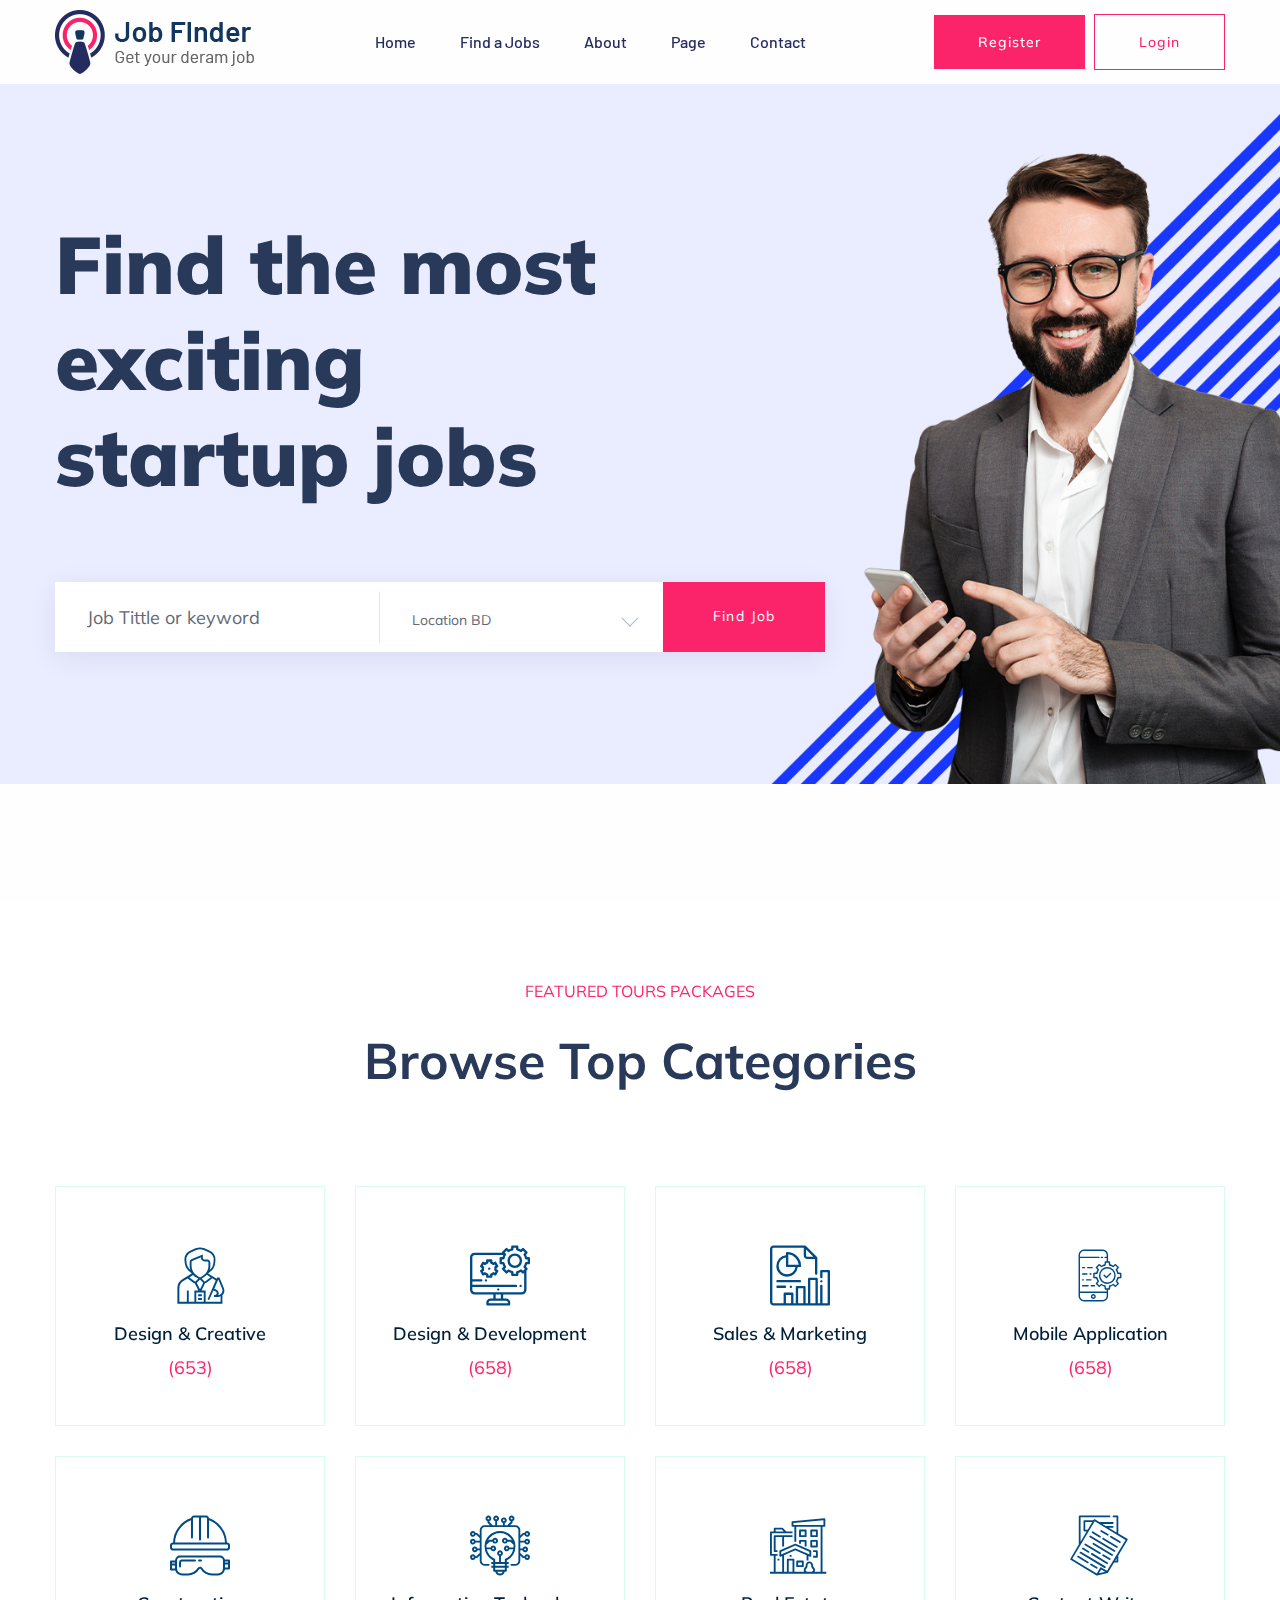
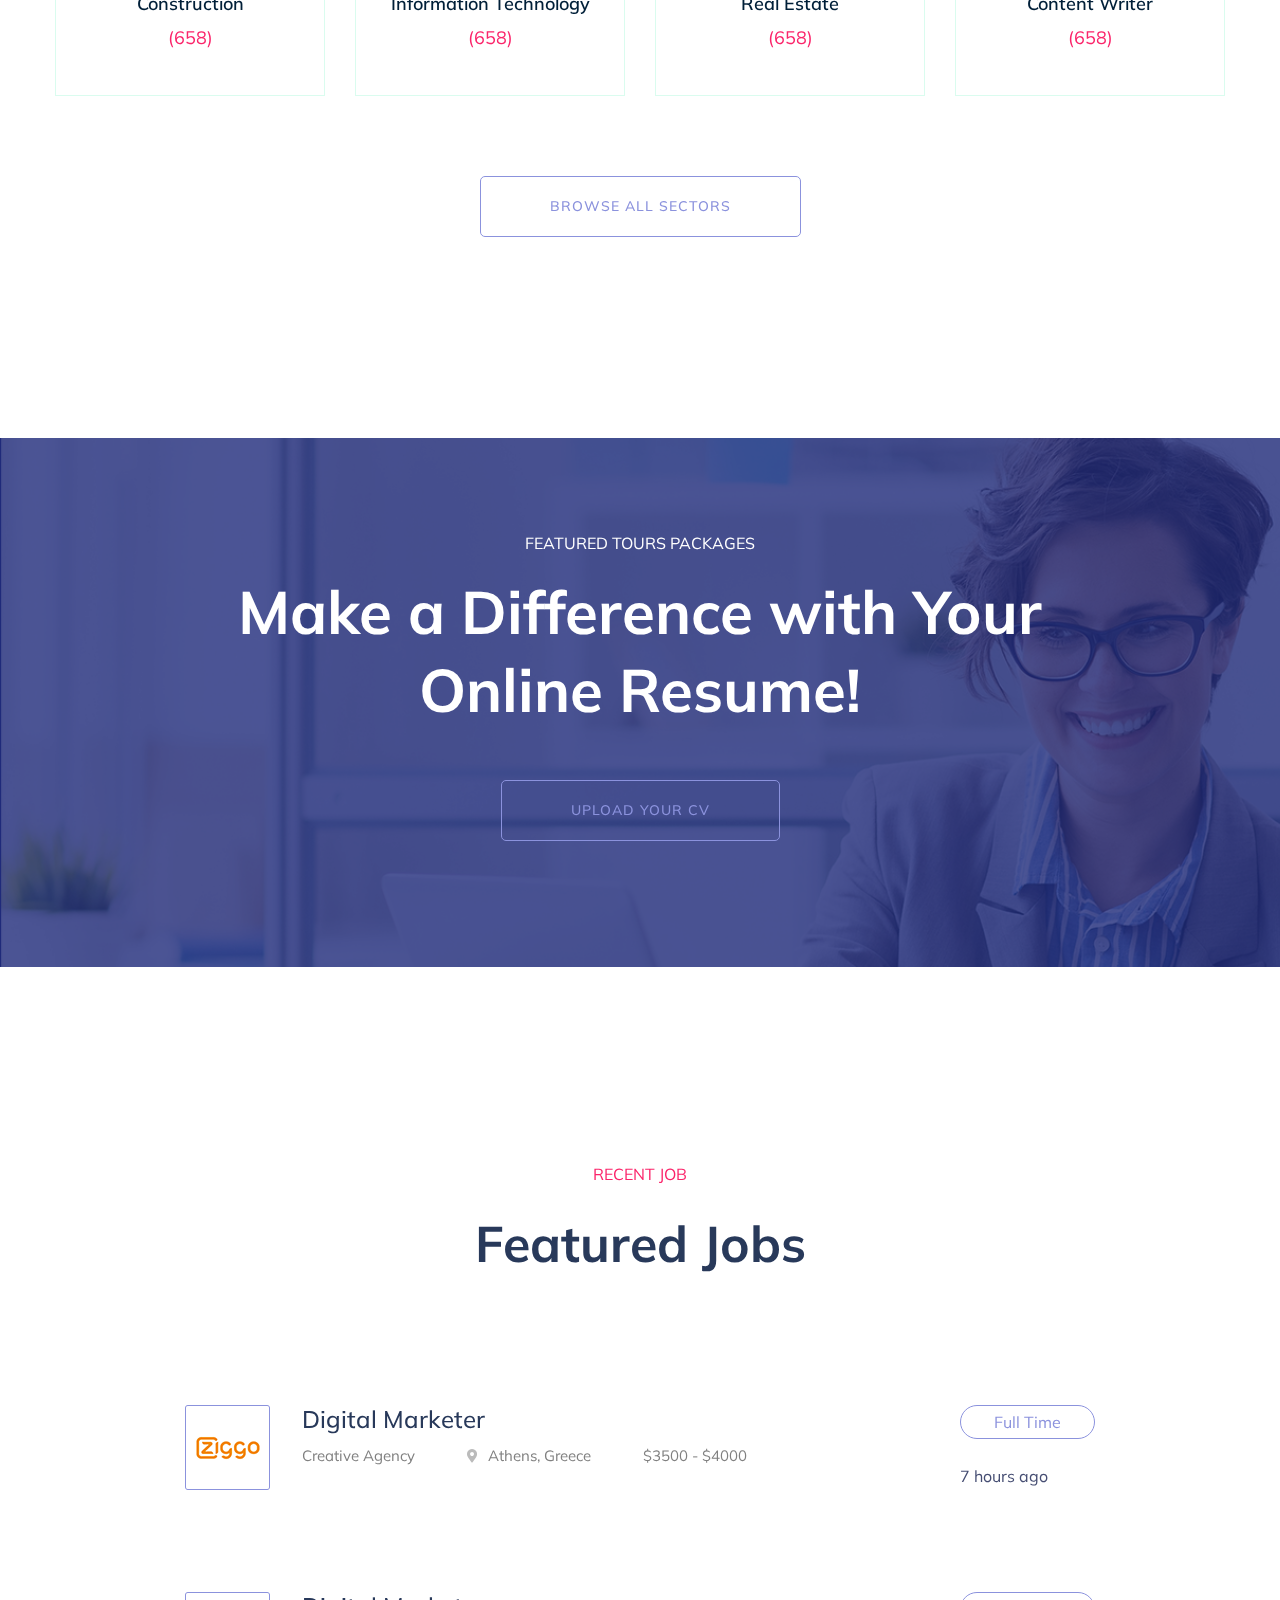
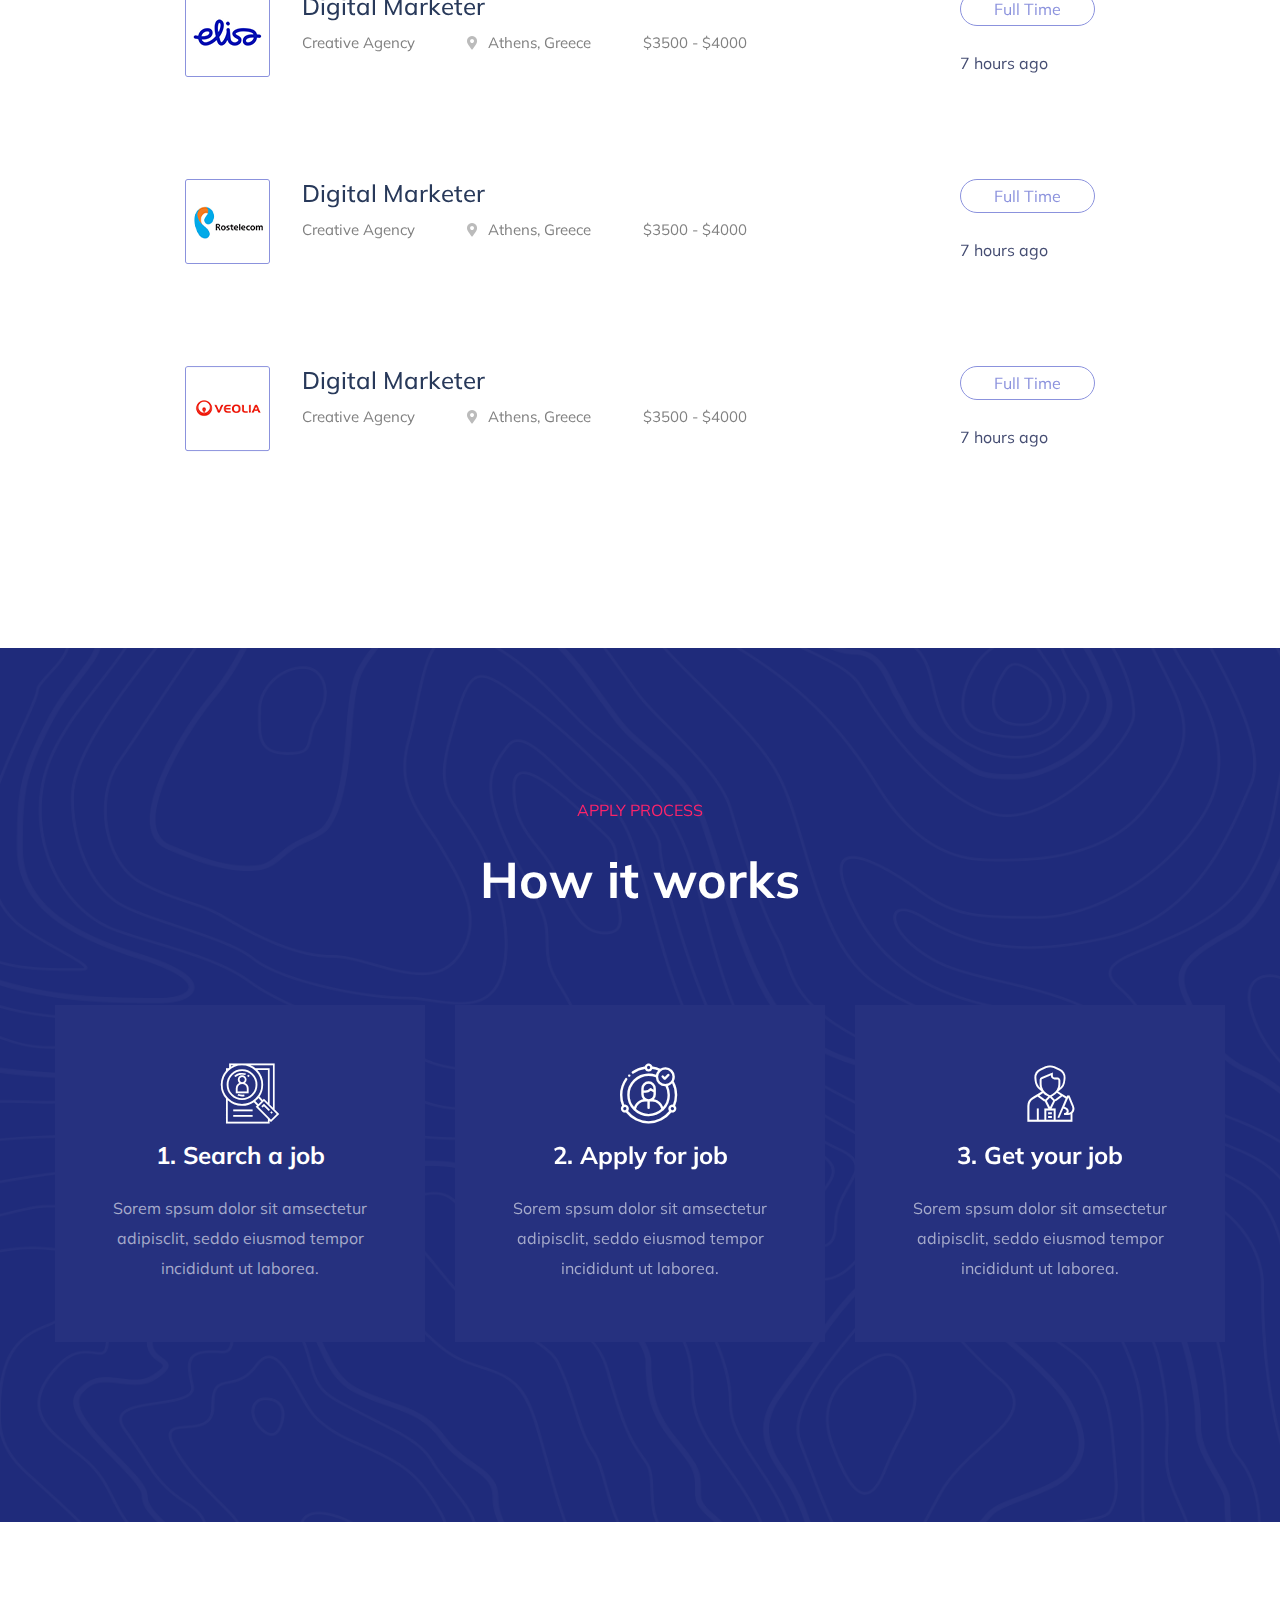
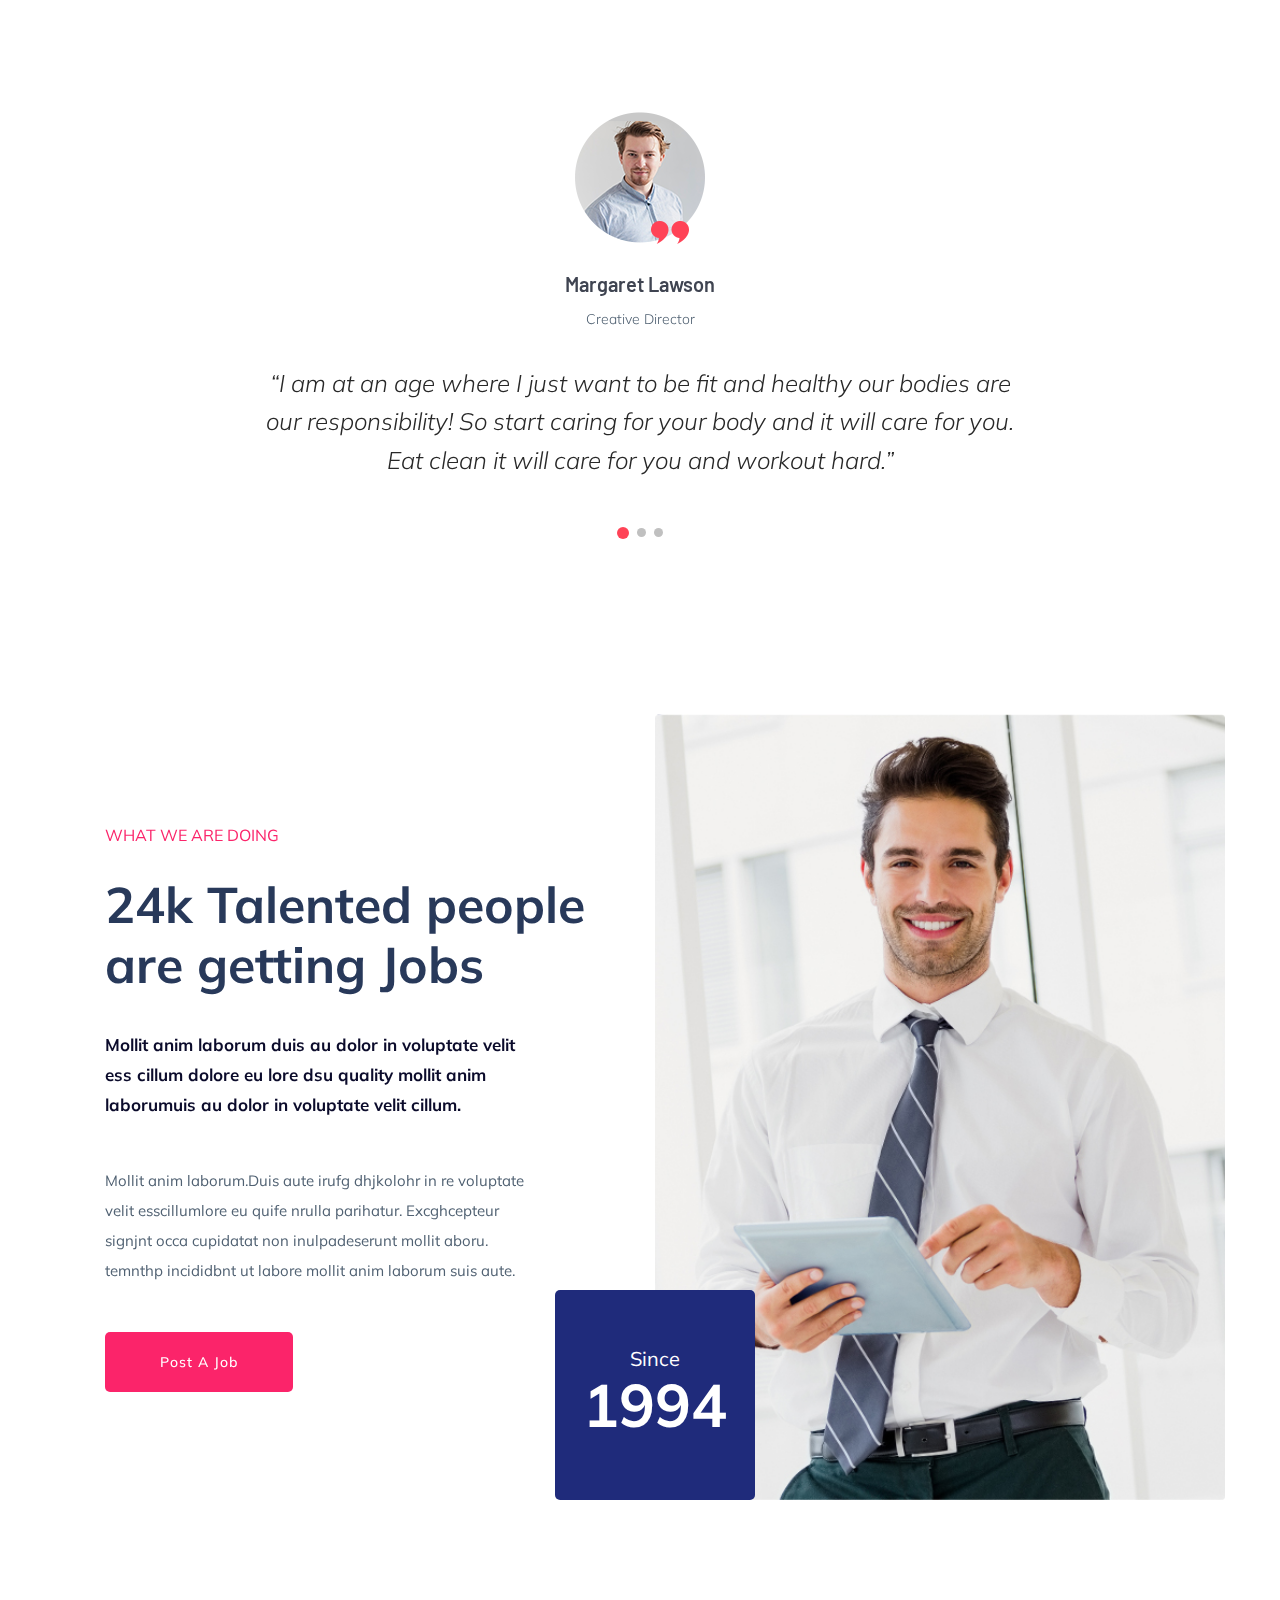
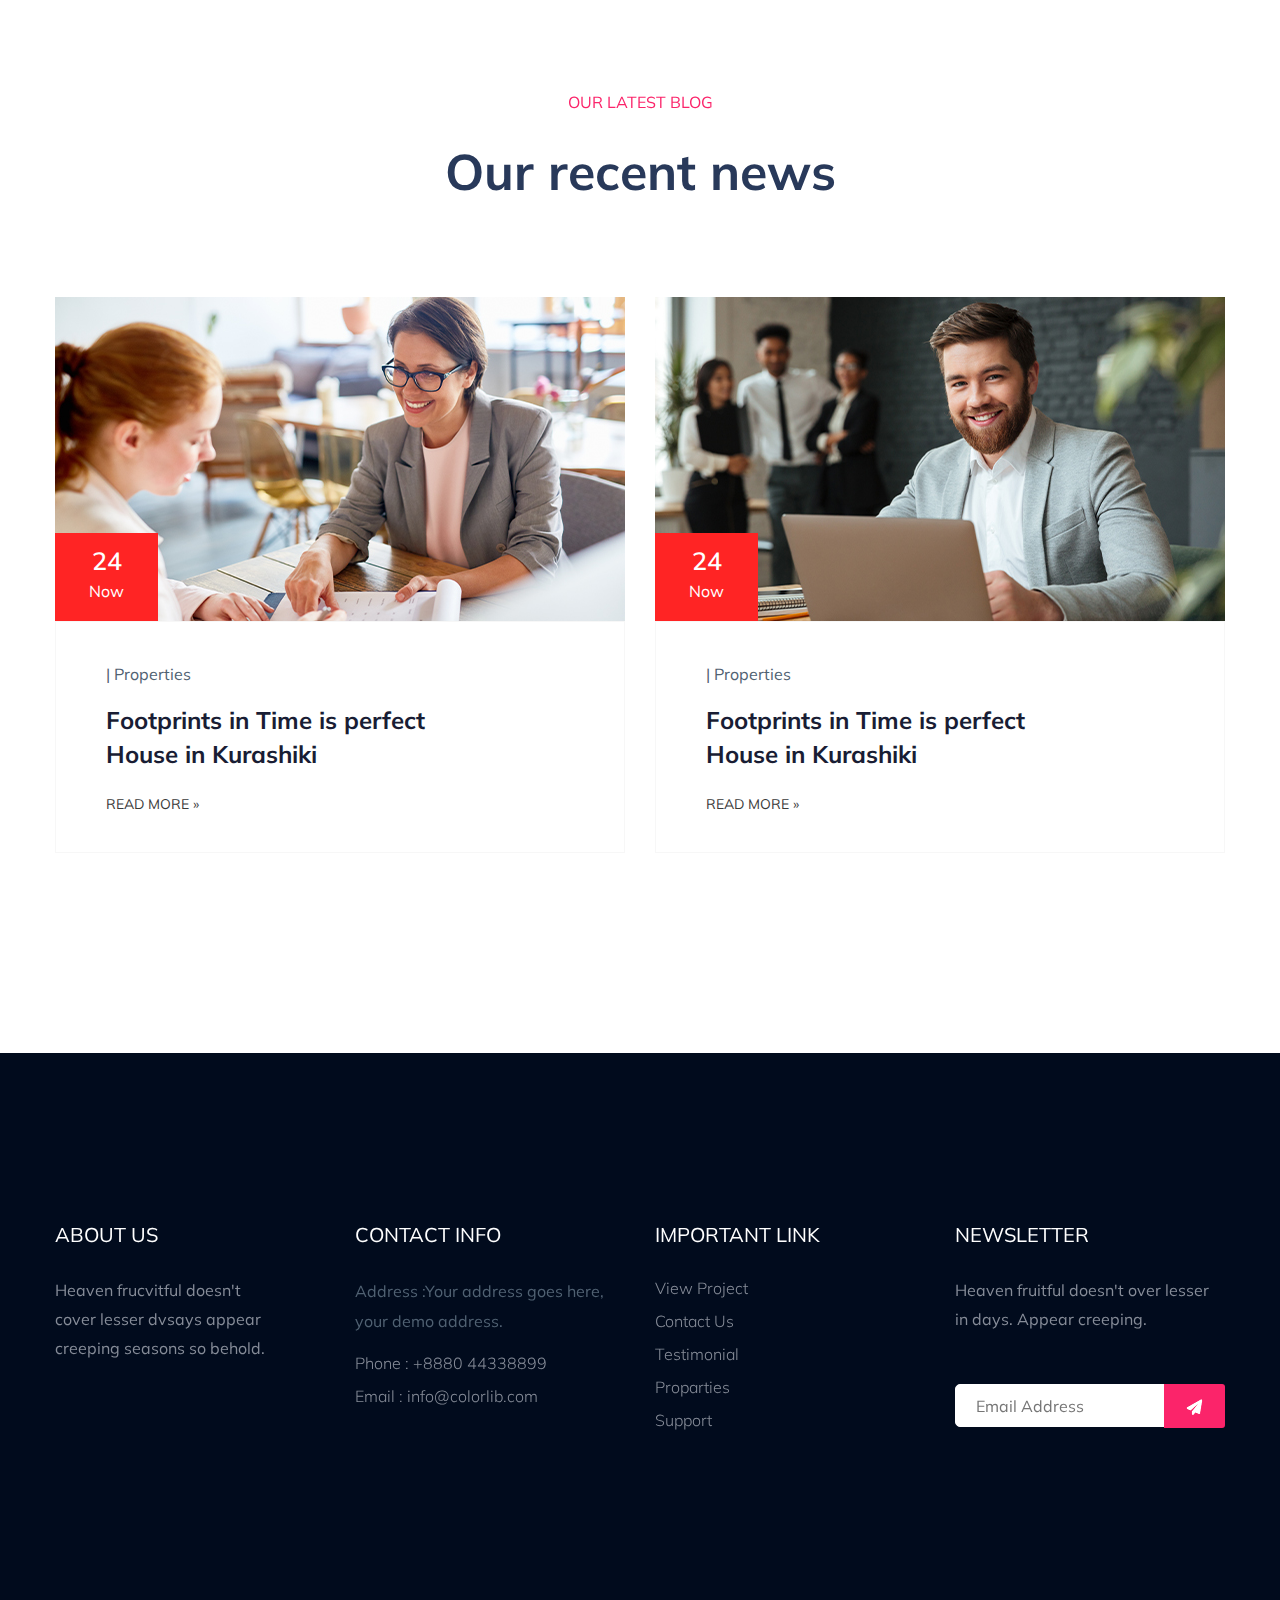
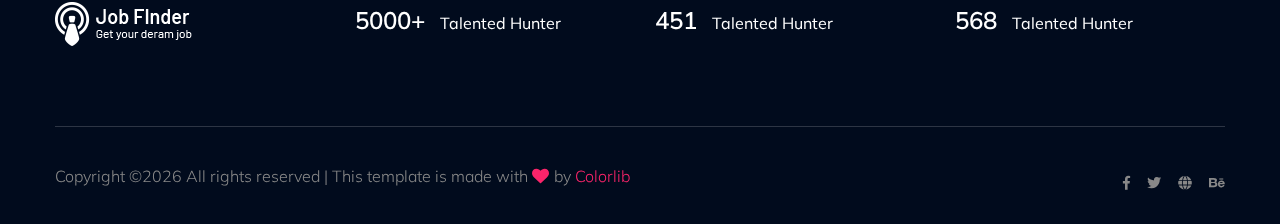
<file: index.html>
<!doctype html>
<html class="no-js" lang="zxx">
    <head>
        <meta charset="utf-8">
        <meta http-equiv="x-ua-compatible" content="ie=edge">
         <title>Job board HTML-5 Template </title>
        <meta name="description" content="">
        <meta name="viewport" content="width=device-width, initial-scale=1">
        <link rel="manifest" href="site.webmanifest">
		<link rel="shortcut icon" type="image/x-icon" href="assets/img/favicon.ico">

		<!-- CSS here -->
            <link rel="stylesheet" href="assets/css/bootstrap.min.css">
            <link rel="stylesheet" href="assets/css/owl.carousel.min.css">
            <link rel="stylesheet" href="assets/css/flaticon.css">
            <link rel="stylesheet" href="assets/css/price_rangs.css">
            <link rel="stylesheet" href="assets/css/slicknav.css">
            <link rel="stylesheet" href="assets/css/animate.min.css">
            <link rel="stylesheet" href="assets/css/magnific-popup.css">
            <link rel="stylesheet" href="assets/css/fontawesome-all.min.css">
            <link rel="stylesheet" href="assets/css/themify-icons.css">
            <link rel="stylesheet" href="assets/css/slick.css">
            <link rel="stylesheet" href="assets/css/nice-select.css">
            <link rel="stylesheet" href="assets/css/style.css">
   </head>

   <body>
    <!-- Preloader Start -->
    <div id="preloader-active">
        <div class="preloader d-flex align-items-center justify-content-center">
            <div class="preloader-inner position-relative">
                <div class="preloader-circle"></div>
                <div class="preloader-img pere-text">
                    <img src="assets/img/logo/logo.png" alt="">
                </div>
            </div>
        </div>
    </div>
    <!-- Preloader Start -->
    <header>
        <!-- Header Start -->
       <div class="header-area header-transparrent">
           <div class="headder-top header-sticky">
                <div class="container">
                    <div class="row align-items-center">
                        <div class="col-lg-3 col-md-2">
                            <!-- Logo -->
                            <div class="logo">
                                <a href="index.html"><img src="assets/img/logo/logo.png" alt=""></a>
                            </div>  
                        </div>
                        <div class="col-lg-9 col-md-9">
                            <div class="menu-wrapper">
                                <!-- Main-menu -->
                                <div class="main-menu">
                                    <nav class="d-none d-lg-block">
                                        <ul id="navigation">
                                            <li><a href="index.html">Home</a></li>
                                            <li><a href="job_listing.html">Find a Jobs </a></li>
                                            <li><a href="about.html">About</a></li>
                                            <li><a href="#">Page</a>
                                                <ul class="submenu">
                                                    <li><a href="blog.html">Blog</a></li>
                                                    <li><a href="single-blog.html">Blog Details</a></li>
                                                    <li><a href="elements.html">Elements</a></li>
                                                    <li><a href="job_details.html">job Details</a></li>
                                                </ul>
                                            </li>
                                            <li><a href="contact.html">Contact</a></li>
                                        </ul>
                                    </nav>
                                </div>          
                                <!-- Header-btn -->
                                <div class="header-btn d-none f-right d-lg-block">
                                    <a href="#" class="btn head-btn1">Register</a>
                                    <a href="#" class="btn head-btn2">Login</a>
                                </div>
                            </div>
                        </div>
                        <!-- Mobile Menu -->
                        <div class="col-12">
                            <div class="mobile_menu d-block d-lg-none"></div>
                        </div>
                    </div>
                </div>
           </div>
       </div>
        <!-- Header End -->
    </header>
    <main>

        <!-- slider Area Start-->
        <div class="slider-area ">
            <!-- Mobile Menu -->
            <div class="slider-active">
                <div class="single-slider slider-height d-flex align-items-center" data-background="assets/img/hero/h1_hero.jpg">
                    <div class="container">
                        <div class="row">
                            <div class="col-xl-6 col-lg-9 col-md-10">
                                <div class="hero__caption">
                                    <h1>Find the most exciting startup jobs</h1>
                                </div>
                            </div>
                        </div>
                        <!-- Search Box -->
                        <div class="row">
                            <div class="col-xl-8">
                                <!-- form -->
                                <form action="#" class="search-box">
                                    <div class="input-form">
                                        <input type="text" placeholder="Job Tittle or keyword">
                                    </div>
                                    <div class="select-form">
                                        <div class="select-itms">
                                            <select name="select" id="select1">
                                                <option value="">Location BD</option>
                                                <option value="">Location PK</option>
                                                <option value="">Location US</option>
                                                <option value="">Location UK</option>
                                            </select>
                                        </div>
                                    </div>
                                    <div class="search-form">
                                        <a href="#">Find job</a>
                                    </div>	
                                </form>	
                            </div>
                        </div>
                    </div>
                </div>
            </div>
        </div>
        <!-- slider Area End-->
        <!-- Our Services Start -->
        <div class="our-services section-pad-t30">
            <div class="container">
                <!-- Section Tittle -->
                <div class="row">
                    <div class="col-lg-12">
                        <div class="section-tittle text-center">
                            <span>FEATURED TOURS Packages</span>
                            <h2>Browse Top Categories </h2>
                        </div>
                    </div>
                </div>
                <div class="row d-flex justify-contnet-center">
                    <div class="col-xl-3 col-lg-3 col-md-4 col-sm-6">
                        <div class="single-services text-center mb-30">
                            <div class="services-ion">
                                <span class="flaticon-tour"></span>
                            </div>
                            <div class="services-cap">
                               <h5><a href="job_listing.html">Design & Creative</a></h5>
                                <span>(653)</span>
                            </div>
                        </div>
                    </div>
                    <div class="col-xl-3 col-lg-3 col-md-4 col-sm-6">
                        <div class="single-services text-center mb-30">
                            <div class="services-ion">
                                <span class="flaticon-cms"></span>
                            </div>
                            <div class="services-cap">
                               <h5><a href="job_listing.html">Design & Development</a></h5>
                                <span>(658)</span>
                            </div>
                        </div>
                    </div>
                    <div class="col-xl-3 col-lg-3 col-md-4 col-sm-6">
                        <div class="single-services text-center mb-30">
                            <div class="services-ion">
                                <span class="flaticon-report"></span>
                            </div>
                            <div class="services-cap">
                               <h5><a href="job_listing.html">Sales & Marketing</a></h5>
                                <span>(658)</span>
                            </div>
                        </div>
                    </div>
                    <div class="col-xl-3 col-lg-3 col-md-4 col-sm-6">
                        <div class="single-services text-center mb-30">
                            <div class="services-ion">
                                <span class="flaticon-app"></span>
                            </div>
                            <div class="services-cap">
                               <h5><a href="job_listing.html">Mobile Application</a></h5>
                                <span>(658)</span>
                            </div>
                        </div>
                    </div>
                    <div class="col-xl-3 col-lg-3 col-md-4 col-sm-6">
                        <div class="single-services text-center mb-30">
                            <div class="services-ion">
                                <span class="flaticon-helmet"></span>
                            </div>
                            <div class="services-cap">
                               <h5><a href="job_listing.html">Construction</a></h5>
                                <span>(658)</span>
                            </div>
                        </div>
                    </div>
                    <div class="col-xl-3 col-lg-3 col-md-4 col-sm-6">
                        <div class="single-services text-center mb-30">
                            <div class="services-ion">
                                <span class="flaticon-high-tech"></span>
                            </div>
                            <div class="services-cap">
                               <h5><a href="job_listing.html">Information Technology</a></h5>
                                <span>(658)</span>
                            </div>
                        </div>
                    </div>
                    <div class="col-xl-3 col-lg-3 col-md-4 col-sm-6">
                        <div class="single-services text-center mb-30">
                            <div class="services-ion">
                                <span class="flaticon-real-estate"></span>
                            </div>
                            <div class="services-cap">
                               <h5><a href="job_listing.html">Real Estate</a></h5>
                                <span>(658)</span>
                            </div>
                        </div>
                    </div>
                    <div class="col-xl-3 col-lg-3 col-md-4 col-sm-6">
                        <div class="single-services text-center mb-30">
                            <div class="services-ion">
                                <span class="flaticon-content"></span>
                            </div>
                            <div class="services-cap">
                               <h5><a href="job_listing.html">Content Writer</a></h5>
                                <span>(658)</span>
                            </div>
                        </div>
                    </div>
                </div>
                <!-- More Btn -->
                <!-- Section Button -->
                <div class="row">
                    <div class="col-lg-12">
                        <div class="browse-btn2 text-center mt-50">
                            <a href="job_listing.html" class="border-btn2">Browse All Sectors</a>
                        </div>
                    </div>
                </div>
            </div>
        </div>
        <!-- Our Services End -->
        <!-- Online CV Area Start -->
         <div class="online-cv cv-bg section-overly pt-90 pb-120"  data-background="assets/img/gallery/cv_bg.jpg">
            <div class="container">
                <div class="row justify-content-center">
                    <div class="col-xl-10">
                        <div class="cv-caption text-center">
                            <p class="pera1">FEATURED TOURS Packages</p>
                            <p class="pera2"> Make a Difference with Your Online Resume!</p>
                            <a href="#" class="border-btn2 border-btn4">Upload your cv</a>
                        </div>
                    </div>
                </div>
            </div>
        </div>
        <!-- Online CV Area End-->
        <!-- Featured_job_start -->
        <section class="featured-job-area feature-padding">
            <div class="container">
                <!-- Section Tittle -->
                <div class="row">
                    <div class="col-lg-12">
                        <div class="section-tittle text-center">
                            <span>Recent Job</span>
                            <h2>Featured Jobs</h2>
                        </div>
                    </div>
                </div>
                <div class="row justify-content-center">
                    <div class="col-xl-10">
                        <!-- single-job-content -->
                        <div class="single-job-items mb-30">
                            <div class="job-items">
                                <div class="company-img">
                                    <a href="job_details.html"><img src="assets/img/icon/job-list1.png" alt=""></a>
                                </div>
                                <div class="job-tittle">
                                    <a href="job_details.html"><h4>Digital Marketer</h4></a>
                                    <ul>
                                        <li>Creative Agency</li>
                                        <li><i class="fas fa-map-marker-alt"></i>Athens, Greece</li>
                                        <li>$3500 - $4000</li>
                                    </ul>
                                </div>
                            </div>
                            <div class="items-link f-right">
                                <a href="job_details.html">Full Time</a>
                                <span>7 hours ago</span>
                            </div>
                        </div>
                        <!-- single-job-content -->
                        <div class="single-job-items mb-30">
                            <div class="job-items">
                                <div class="company-img">
                                    <a href="job_details.html"><img src="assets/img/icon/job-list2.png" alt=""></a>
                                </div>
                                <div class="job-tittle">
                                    <a href="job_details.html"><h4>Digital Marketer</h4></a>
                                    <ul>
                                        <li>Creative Agency</li>
                                        <li><i class="fas fa-map-marker-alt"></i>Athens, Greece</li>
                                        <li>$3500 - $4000</li>
                                    </ul>
                                </div>
                            </div>
                            <div class="items-link f-right">
                                <a href="job_details.html">Full Time</a>
                                <span>7 hours ago</span>
                            </div>
                        </div>
                         <!-- single-job-content -->
                        <div class="single-job-items mb-30">
                            <div class="job-items">
                                <div class="company-img">
                                    <a href="job_details.html"><img src="assets/img/icon/job-list3.png" alt=""></a>
                                </div>
                                <div class="job-tittle">
                                    <a href="job_details.html"><h4>Digital Marketer</h4></a>
                                    <ul>
                                        <li>Creative Agency</li>
                                        <li><i class="fas fa-map-marker-alt"></i>Athens, Greece</li>
                                        <li>$3500 - $4000</li>
                                    </ul>
                                </div>
                            </div>
                            <div class="items-link f-right">
                                <a href="job_details.html">Full Time</a>
                                <span>7 hours ago</span>
                            </div>
                        </div>
                         <!-- single-job-content -->
                        <div class="single-job-items mb-30">
                            <div class="job-items">
                                <div class="company-img">
                                    <a href="job_details.html"><img src="assets/img/icon/job-list4.png" alt=""></a>
                                </div>
                                <div class="job-tittle">
                                    <a href="job_details.html"><h4>Digital Marketer</h4></a>
                                    <ul>
                                        <li>Creative Agency</li>
                                        <li><i class="fas fa-map-marker-alt"></i>Athens, Greece</li>
                                        <li>$3500 - $4000</li>
                                    </ul>
                                </div>
                            </div>
                            <div class="items-link f-right">
                                <a href="job_details.html">Full Time</a>
                                <span>7 hours ago</span>
                            </div>
                        </div>
                    </div>
                </div>
            </div>
        </section>
        <!-- Featured_job_end -->
        <!-- How  Apply Process Start-->
        <div class="apply-process-area apply-bg pt-150 pb-150" data-background="assets/img/gallery/how-applybg.png">
            <div class="container">
                <!-- Section Tittle -->
                <div class="row">
                    <div class="col-lg-12">
                        <div class="section-tittle white-text text-center">
                            <span>Apply process</span>
                            <h2> How it works</h2>
                        </div>
                    </div>
                </div>
                <!-- Apply Process Caption -->
                <div class="row">
                    <div class="col-lg-4 col-md-6">
                        <div class="single-process text-center mb-30">
                            <div class="process-ion">
                                <span class="flaticon-search"></span>
                            </div>
                            <div class="process-cap">
                               <h5>1. Search a job</h5>
                               <p>Sorem spsum dolor sit amsectetur adipisclit, seddo eiusmod tempor incididunt ut laborea.</p>
                            </div>
                        </div>
                    </div>
                    <div class="col-lg-4 col-md-6">
                        <div class="single-process text-center mb-30">
                            <div class="process-ion">
                                <span class="flaticon-curriculum-vitae"></span>
                            </div>
                            <div class="process-cap">
                               <h5>2. Apply for job</h5>
                               <p>Sorem spsum dolor sit amsectetur adipisclit, seddo eiusmod tempor incididunt ut laborea.</p>
                            </div>
                        </div>
                    </div>
                    <div class="col-lg-4 col-md-6">
                        <div class="single-process text-center mb-30">
                            <div class="process-ion">
                                <span class="flaticon-tour"></span>
                            </div>
                            <div class="process-cap">
                               <h5>3. Get your job</h5>
                               <p>Sorem spsum dolor sit amsectetur adipisclit, seddo eiusmod tempor incididunt ut laborea.</p>
                            </div>
                        </div>
                    </div>
                </div>
             </div>
        </div>
        <!-- How  Apply Process End-->
        <!-- Testimonial Start -->
        <div class="testimonial-area testimonial-padding">
            <div class="container">
                <!-- Testimonial contents -->
                <div class="row d-flex justify-content-center">
                    <div class="col-xl-8 col-lg-8 col-md-10">
                        <div class="h1-testimonial-active dot-style">
                            <!-- Single Testimonial -->
                            <div class="single-testimonial text-center">
                                <!-- Testimonial Content -->
                                <div class="testimonial-caption ">
                                    <!-- founder -->
                                    <div class="testimonial-founder  ">
                                        <div class="founder-img mb-30">
                                            <img src="assets/img/testmonial/testimonial-founder.png" alt="">
                                            <span>Margaret Lawson</span>
                                            <p>Creative Director</p>
                                        </div>
                                    </div>
                                    <div class="testimonial-top-cap">
                                        <p>“I am at an age where I just want to be fit and healthy our bodies are our responsibility! So start caring for your body and it will care for you. Eat clean it will care for you and workout hard.”</p>
                                    </div>
                                </div>
                            </div>
                            <!-- Single Testimonial -->
                            <div class="single-testimonial text-center">
                                <!-- Testimonial Content -->
                                <div class="testimonial-caption ">
                                    <!-- founder -->
                                    <div class="testimonial-founder  ">
                                        <div class="founder-img mb-30">
                                            <img src="assets/img/testmonial/testimonial-founder.png" alt="">
                                            <span>Margaret Lawson</span>
                                            <p>Creative Director</p>
                                        </div>
                                    </div>
                                    <div class="testimonial-top-cap">
                                        <p>“I am at an age where I just want to be fit and healthy our bodies are our responsibility! So start caring for your body and it will care for you. Eat clean it will care for you and workout hard.”</p>
                                    </div>
                                </div>
                            </div>
                            <!-- Single Testimonial -->
                            <div class="single-testimonial text-center">
                                <!-- Testimonial Content -->
                                <div class="testimonial-caption ">
                                    <!-- founder -->
                                    <div class="testimonial-founder  ">
                                        <div class="founder-img mb-30">
                                            <img src="assets/img/testmonial/testimonial-founder.png" alt="">
                                            <span>Margaret Lawson</span>
                                            <p>Creative Director</p>
                                        </div>
                                    </div>
                                    <div class="testimonial-top-cap">
                                        <p>“I am at an age where I just want to be fit and healthy our bodies are our responsibility! So start caring for your body and it will care for you. Eat clean it will care for you and workout hard.”</p>
                                    </div>
                                </div>
                            </div>
                        </div>
                    </div>
                </div>
            </div>
        </div>
        <!-- Testimonial End -->
         <!-- Support Company Start-->
         <div class="support-company-area support-padding fix">
            <div class="container">
                <div class="row align-items-center">
                    <div class="col-xl-6 col-lg-6">
                        <div class="right-caption">
                            <!-- Section Tittle -->
                            <div class="section-tittle section-tittle2">
                                <span>What we are doing</span>
                                <h2>24k Talented people are getting Jobs</h2>
                            </div>
                            <div class="support-caption">
                                <p class="pera-top">Mollit anim laborum duis au dolor in voluptate velit ess cillum dolore eu lore dsu quality mollit anim laborumuis au dolor in voluptate velit cillum.</p>
                                <p>Mollit anim laborum.Duis aute irufg dhjkolohr in re voluptate velit esscillumlore eu quife nrulla parihatur. Excghcepteur signjnt occa cupidatat non inulpadeserunt mollit aboru. temnthp incididbnt ut labore mollit anim laborum suis aute.</p>
                                <a href="about.html" class="btn post-btn">Post a job</a>
                            </div>
                        </div>
                    </div>
                    <div class="col-xl-6 col-lg-6">
                        <div class="support-location-img">
                            <img src="assets/img/service/support-img.jpg" alt="">
                            <div class="support-img-cap text-center">
                                <p>Since</p>
                                <span>1994</span>
                            </div>
                        </div>
                    </div>
                </div>
            </div>
        </div>
        <!-- Support Company End-->
        <!-- Blog Area Start -->
        <div class="home-blog-area blog-h-padding">
            <div class="container">
                <!-- Section Tittle -->
                <div class="row">
                    <div class="col-lg-12">
                        <div class="section-tittle text-center">
                            <span>Our latest blog</span>
                            <h2>Our recent news</h2>
                        </div>
                    </div>
                </div>
                <div class="row">
                    <div class="col-xl-6 col-lg-6 col-md-6">
                        <div class="home-blog-single mb-30">
                            <div class="blog-img-cap">
                                <div class="blog-img">
                                    <img src="assets/img/blog/home-blog1.jpg" alt="">
                                    <!-- Blog date -->
                                    <div class="blog-date text-center">
                                        <span>24</span>
                                        <p>Now</p>
                                    </div>
                                </div>
                                <div class="blog-cap">
                                    <p>|   Properties</p>
                                    <h3><a href="single-blog.html">Footprints in Time is perfect House in Kurashiki</a></h3>
                                    <a href="#" class="more-btn">Read more »</a>
                                </div>
                            </div>
                        </div>
                    </div>
                    <div class="col-xl-6 col-lg-6 col-md-6">
                        <div class="home-blog-single mb-30">
                            <div class="blog-img-cap">
                                <div class="blog-img">
                                    <img src="assets/img/blog/home-blog2.jpg" alt="">
                                    <!-- Blog date -->
                                    <div class="blog-date text-center">
                                        <span>24</span>
                                        <p>Now</p>
                                    </div>
                                </div>
                                <div class="blog-cap">
                                    <p>|   Properties</p>
                                    <h3><a href="single-blog.html">Footprints in Time is perfect House in Kurashiki</a></h3>
                                    <a href="#" class="more-btn">Read more »</a>
                                </div>
                            </div>
                        </div>
                    </div>
                </div>
            </div>
        </div>
        <!-- Blog Area End -->

    </main>
    <footer>
        <!-- Footer Start-->
        <div class="footer-area footer-bg footer-padding">
            <div class="container">
                <div class="row d-flex justify-content-between">
                    <div class="col-xl-3 col-lg-3 col-md-4 col-sm-6">
                       <div class="single-footer-caption mb-50">
                         <div class="single-footer-caption mb-30">
                             <div class="footer-tittle">
                                 <h4>About Us</h4>
                                 <div class="footer-pera">
                                     <p>Heaven frucvitful doesn't cover lesser dvsays appear creeping seasons so behold.</p>
                                </div>
                             </div>
                         </div>

                       </div>
                    </div>
                    <div class="col-xl-3 col-lg-3 col-md-4 col-sm-5">
                        <div class="single-footer-caption mb-50">
                            <div class="footer-tittle">
                                <h4>Contact Info</h4>
                                <ul>
                                    <li>
                                    <p>Address :Your address goes
                                        here, your demo address.</p>
                                    </li>
                                    <li><a href="#">Phone : +8880 44338899</a></li>
                                    <li><a href="#">Email : info@colorlib.com</a></li>
                                </ul>
                            </div>

                        </div>
                    </div>
                    <div class="col-xl-3 col-lg-3 col-md-4 col-sm-5">
                        <div class="single-footer-caption mb-50">
                            <div class="footer-tittle">
                                <h4>Important Link</h4>
                                <ul>
                                    <li><a href="#"> View Project</a></li>
                                    <li><a href="#">Contact Us</a></li>
                                    <li><a href="#">Testimonial</a></li>
                                    <li><a href="#">Proparties</a></li>
                                    <li><a href="#">Support</a></li>
                                </ul>
                            </div>
                        </div>
                    </div>
                    <div class="col-xl-3 col-lg-3 col-md-4 col-sm-5">
                        <div class="single-footer-caption mb-50">
                            <div class="footer-tittle">
                                <h4>Newsletter</h4>
                                <div class="footer-pera footer-pera2">
                                 <p>Heaven fruitful doesn't over lesser in days. Appear creeping.</p>
                             </div>
                             <!-- Form -->
                             <div class="footer-form" >
                                 <div id="mc_embed_signup">
                                     <form target="_blank" action="https://spondonit.us12.list-manage.com/subscribe/post?u=1462626880ade1ac87bd9c93a&amp;id=92a4423d01"
                                     method="get" class="subscribe_form relative mail_part">
                                         <input type="email" name="email" id="newsletter-form-email" placeholder="Email Address"
                                         class="placeholder hide-on-focus" onfocus="this.placeholder = ''"
                                         onblur="this.placeholder = ' Email Address '">
                                         <div class="form-icon">
                                             <button type="submit" name="submit" id="newsletter-submit"
                                             class="email_icon newsletter-submit button-contactForm"><img src="assets/img/icon/form.png" alt=""></button>
                                         </div>
                                         <div class="mt-10 info"></div>
                                     </form>
                                 </div>
                             </div>
                            </div>
                        </div>
                    </div>
                </div>
               <!--  -->
               <div class="row footer-wejed justify-content-between">
                    <div class="col-xl-3 col-lg-3 col-md-4 col-sm-6">
                        <!-- logo -->
                        <div class="footer-logo mb-20">
                        <a href="index.html"><img src="assets/img/logo/logo2_footer.png" alt=""></a>
                        </div>
                    </div>
                    <div class="col-xl-3 col-lg-3 col-md-4 col-sm-5">
                    <div class="footer-tittle-bottom">
                        <span>5000+</span>
                        <p>Talented Hunter</p>
                    </div>
                    </div>
                    <div class="col-xl-3 col-lg-3 col-md-4 col-sm-5">
                        <div class="footer-tittle-bottom">
                            <span>451</span>
                            <p>Talented Hunter</p>
                        </div>
                    </div>
                    <div class="col-xl-3 col-lg-3 col-md-4 col-sm-5">
                        <!-- Footer Bottom Tittle -->
                        <div class="footer-tittle-bottom">
                            <span>568</span>
                            <p>Talented Hunter</p>
                        </div>
                    </div>
               </div>
            </div>
        </div>
        <!-- footer-bottom area -->
        <div class="footer-bottom-area footer-bg">
            <div class="container">
                <div class="footer-border">
                     <div class="row d-flex justify-content-between align-items-center">
                         <div class="col-xl-10 col-lg-10 ">
                             <div class="footer-copy-right">
                                 <p><!-- Link back to Colorlib can't be removed. Template is licensed under CC BY 3.0. -->
  Copyright &copy;<script>document.write(new Date().getFullYear());</script> All rights reserved | This template is made with <i class="fa fa-heart" aria-hidden="true"></i> by <a href="https://colorlib.com" target="_blank">Colorlib</a>
  <!-- Link back to Colorlib can't be removed. Template is licensed under CC BY 3.0. --></p>
                             </div>
                         </div>
                         <div class="col-xl-2 col-lg-2">
                             <div class="footer-social f-right">
                                 <a href="#"><i class="fab fa-facebook-f"></i></a>
                                 <a href="#"><i class="fab fa-twitter"></i></a>
                                 <a href="#"><i class="fas fa-globe"></i></a>
                                 <a href="#"><i class="fab fa-behance"></i></a>
                             </div>
                         </div>
                     </div>
                </div>
            </div>
        </div>
        <!-- Footer End-->
    </footer>

  <!-- JS here -->
	
		<!-- All JS Custom Plugins Link Here here -->
        <script src="./assets/js/vendor/modernizr-3.5.0.min.js"></script>
		<!-- Jquery, Popper, Bootstrap -->
		<script src="./assets/js/vendor/jquery-1.12.4.min.js"></script>
        <script src="./assets/js/popper.min.js"></script>
        <script src="./assets/js/bootstrap.min.js"></script>
	    <!-- Jquery Mobile Menu -->
        <script src="./assets/js/jquery.slicknav.min.js"></script>

		<!-- Jquery Slick , Owl-Carousel Plugins -->
        <script src="./assets/js/owl.carousel.min.js"></script>
        <script src="./assets/js/slick.min.js"></script>
        <script src="./assets/js/price_rangs.js"></script>
        
		<!-- One Page, Animated-HeadLin -->
        <script src="./assets/js/wow.min.js"></script>
		<script src="./assets/js/animated.headline.js"></script>
        <script src="./assets/js/jquery.magnific-popup.js"></script>

		<!-- Scrollup, nice-select, sticky -->
        <script src="./assets/js/jquery.scrollUp.min.js"></script>
        <script src="./assets/js/jquery.nice-select.min.js"></script>
		<script src="./assets/js/jquery.sticky.js"></script>
        
        <!-- contact js -->
        <script src="./assets/js/contact.js"></script>
        <script src="./assets/js/jquery.form.js"></script>
        <script src="./assets/js/jquery.validate.min.js"></script>
        <script src="./assets/js/mail-script.js"></script>
        <script src="./assets/js/jquery.ajaxchimp.min.js"></script>
        
		<!-- Jquery Plugins, main Jquery -->	
        <script src="./assets/js/plugins.js"></script>
        <script src="./assets/js/main.js"></script>
        
    </body>
</html>
</file>
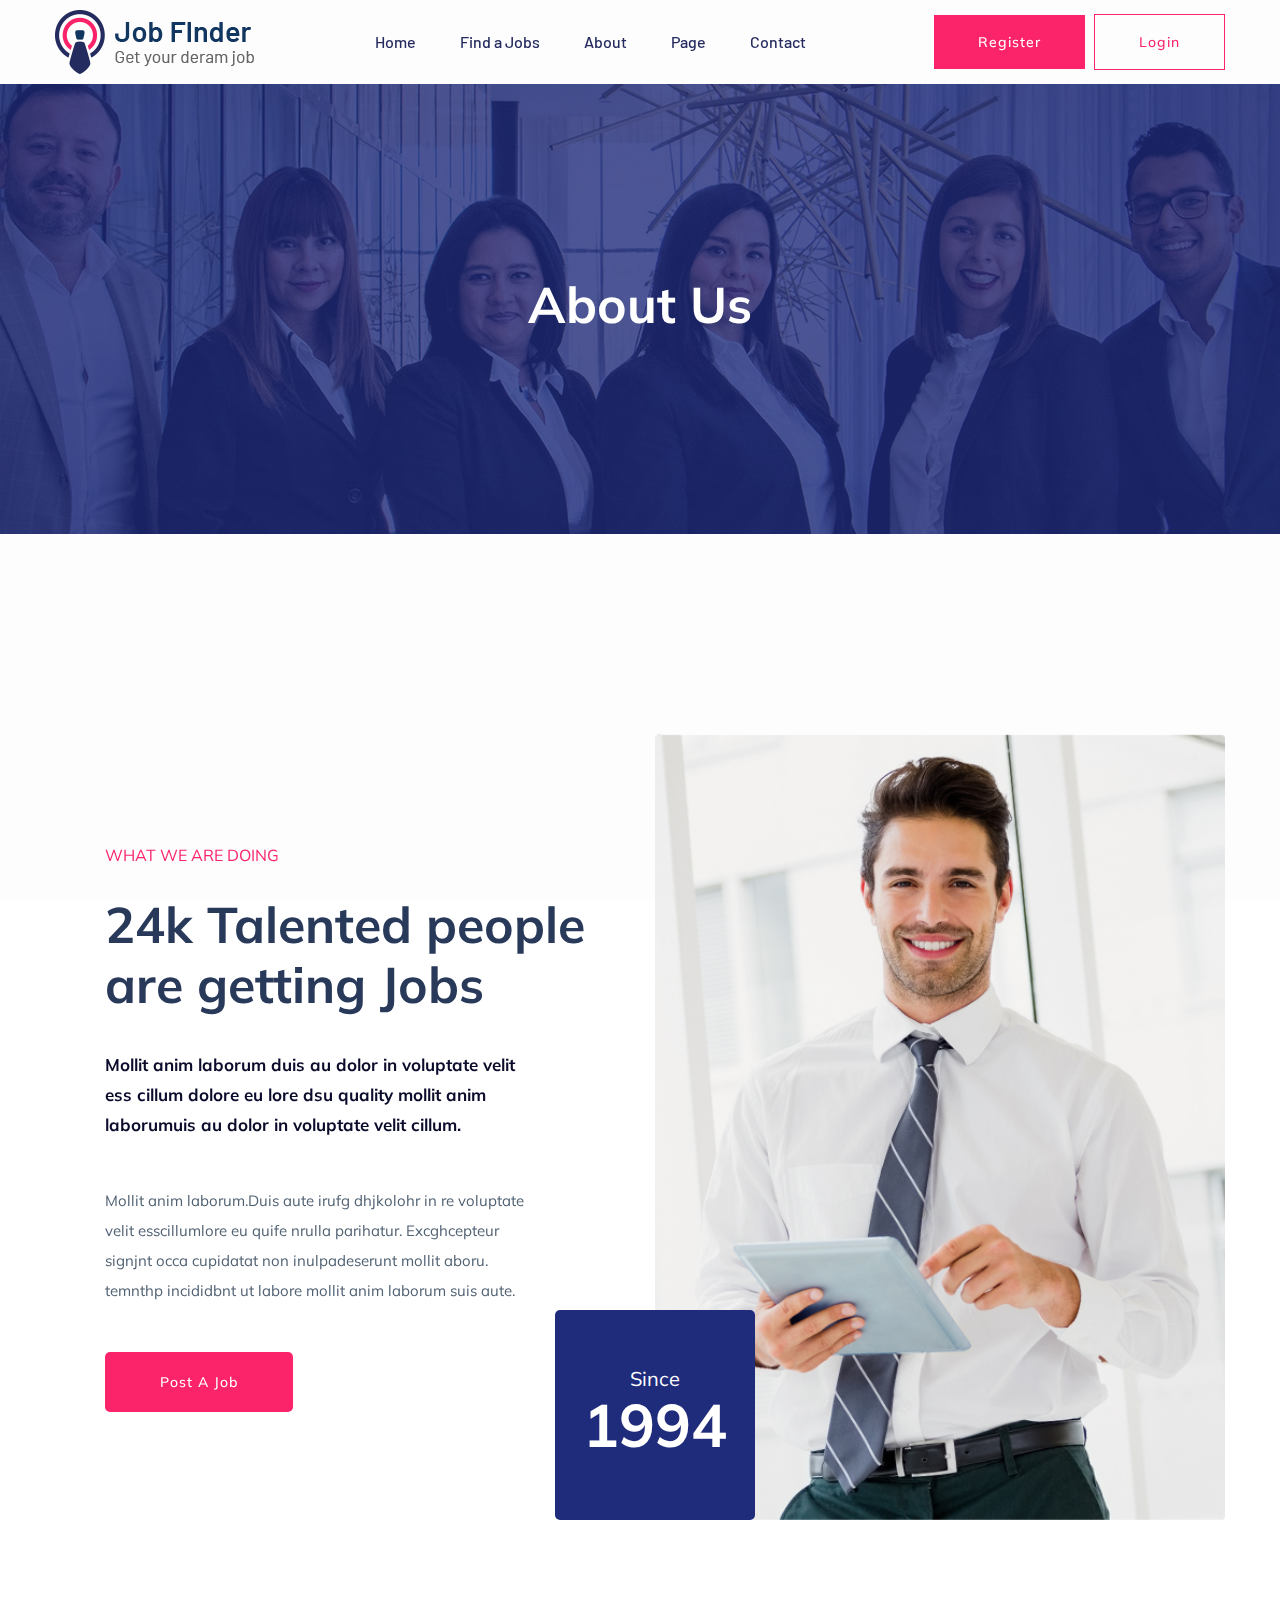
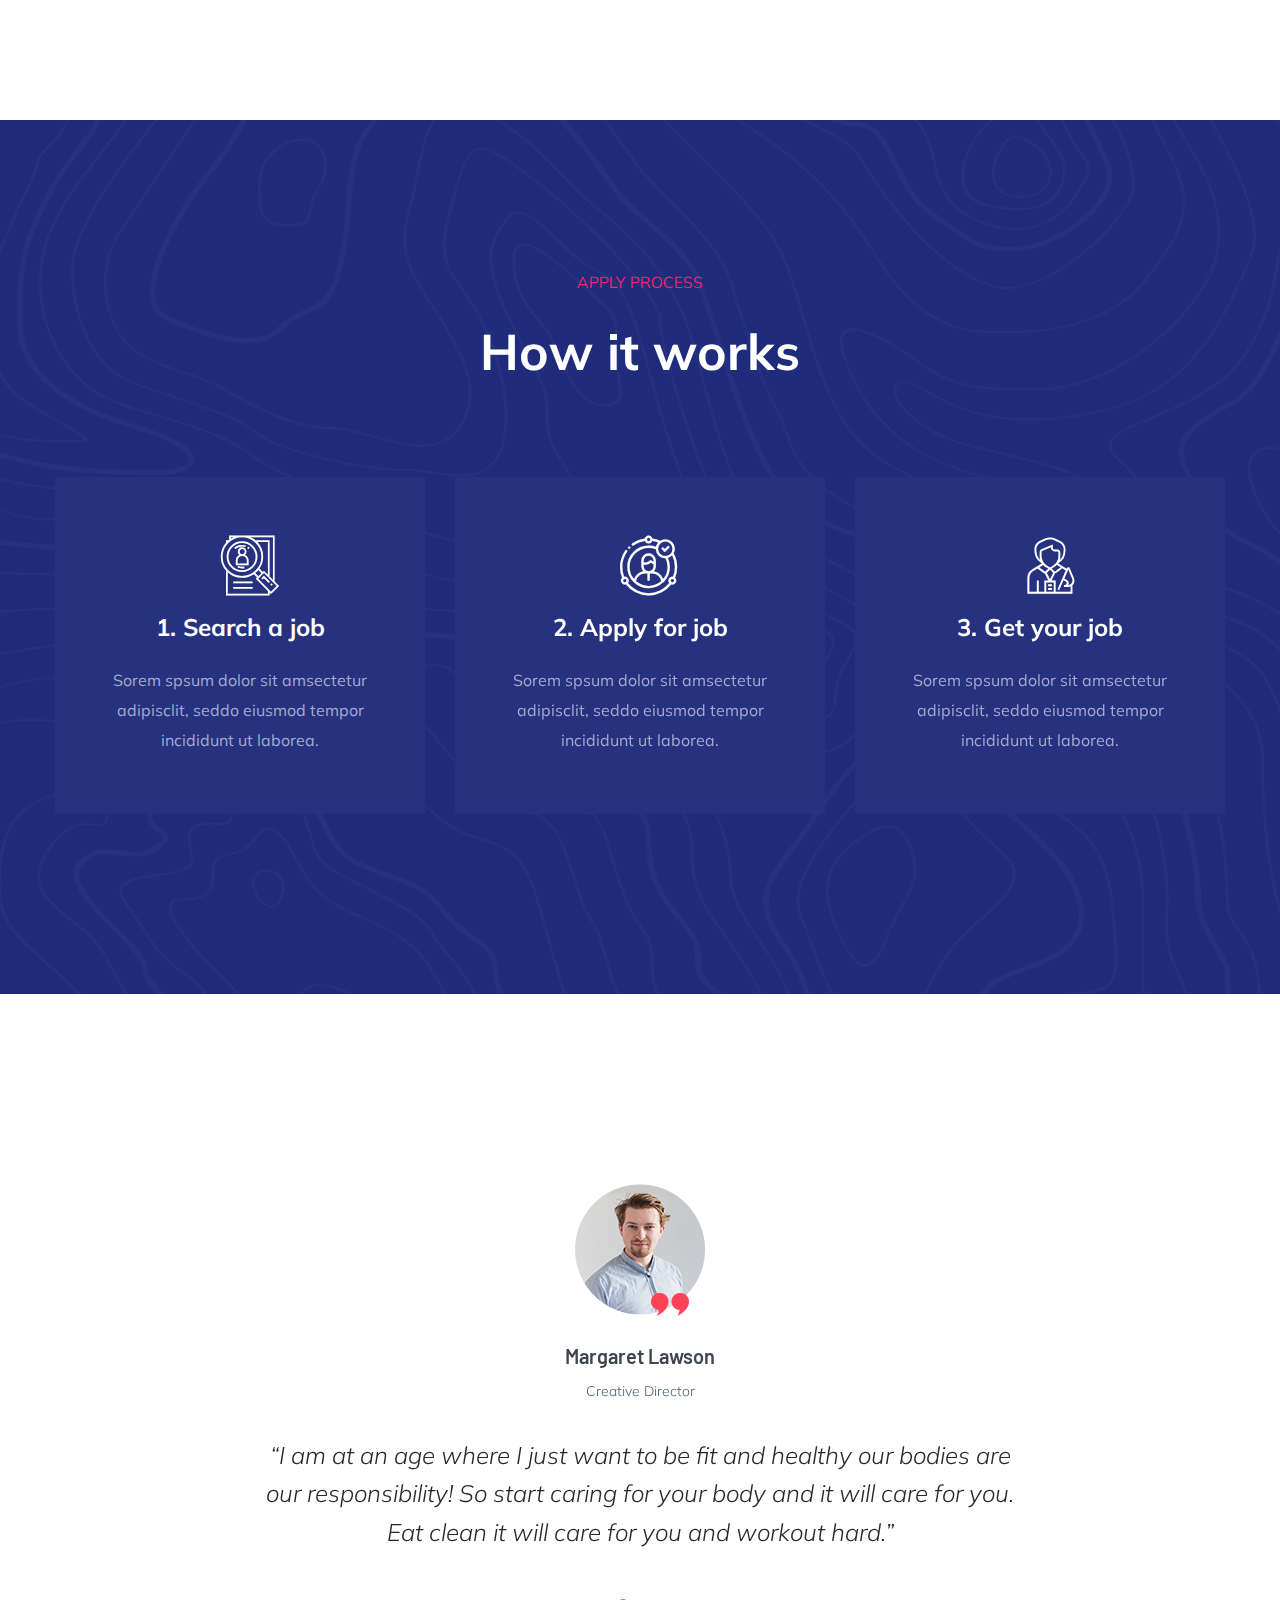
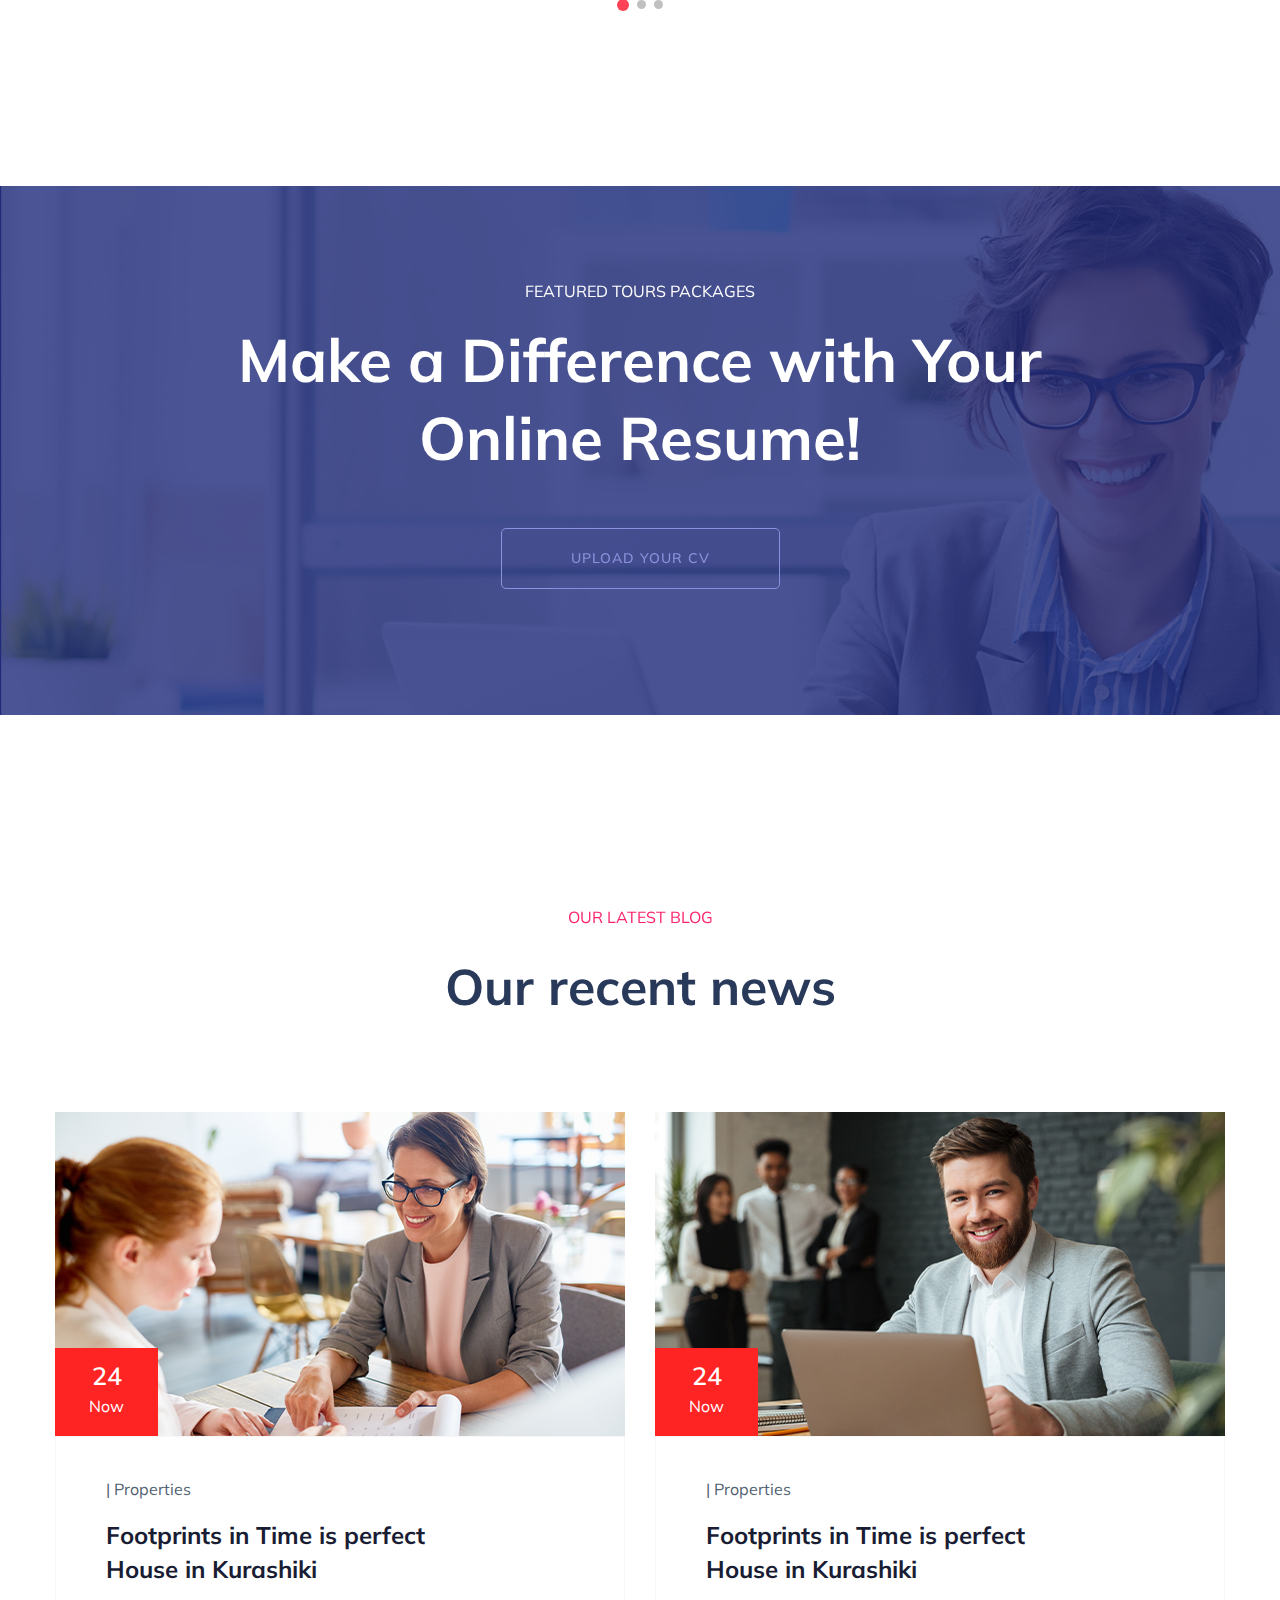
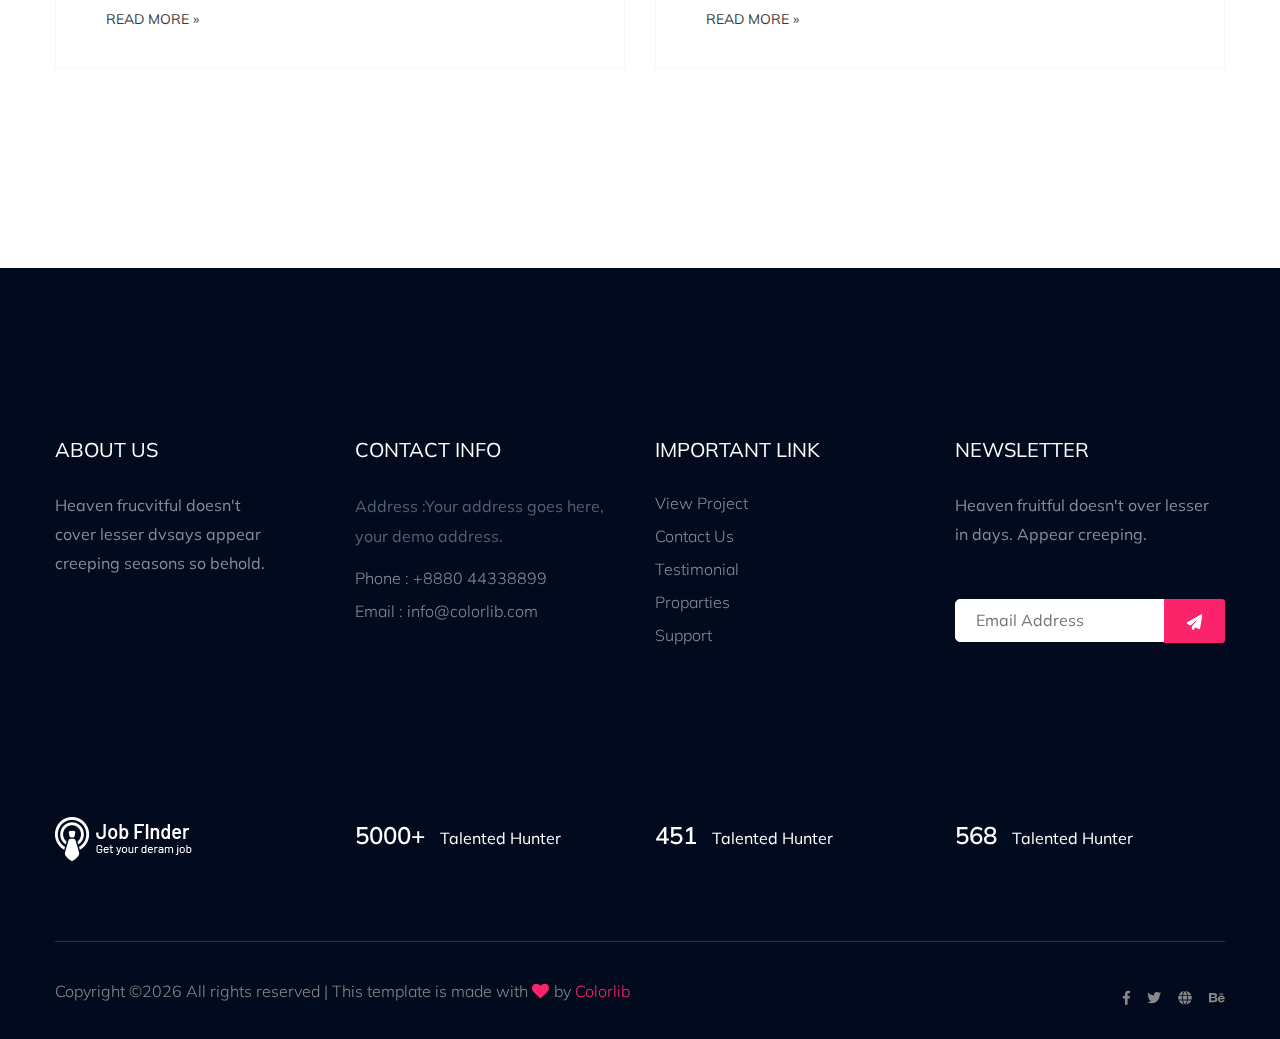
<file: about.html>
<!doctype html>
<html class="no-js" lang="zxx">
    <head>
        <meta charset="utf-8">
        <meta http-equiv="x-ua-compatible" content="ie=edge">
        <title>Job board HTML-5 Template </title>
        <meta name="description" content="">
        <meta name="viewport" content="width=device-width, initial-scale=1">
        <link rel="manifest" href="site.webmanifest">
		<link rel="shortcut icon" type="image/x-icon" href="assets/img/favicon.ico">

		<!-- CSS here -->
            <link rel="stylesheet" href="assets/css/bootstrap.min.css">
            <link rel="stylesheet" href="assets/css/owl.carousel.min.css">
            <link rel="stylesheet" href="assets/css/flaticon.css">
            <link rel="stylesheet" href="assets/css/price_rangs.css">
            <link rel="stylesheet" href="assets/css/slicknav.css">
            <link rel="stylesheet" href="assets/css/animate.min.css">
            <link rel="stylesheet" href="assets/css/magnific-popup.css">
            <link rel="stylesheet" href="assets/css/fontawesome-all.min.css">
            <link rel="stylesheet" href="assets/css/themify-icons.css">
            <link rel="stylesheet" href="assets/css/slick.css">
            <link rel="stylesheet" href="assets/css/nice-select.css">
            <link rel="stylesheet" href="assets/css/style.css">
   </head>

   <body>
    <!-- Preloader Start -->
    <div id="preloader-active">
        <div class="preloader d-flex align-items-center justify-content-center">
            <div class="preloader-inner position-relative">
                <div class="preloader-circle"></div>
                <div class="preloader-img pere-text">
                    <img src="assets/img/logo/logo.png" alt="">
                </div>
            </div>
        </div>
    </div>
    <!-- Preloader Start -->
    <header>
        <!-- Header Start -->
       <div class="header-area header-transparrent">
           <div class="headder-top header-sticky">
                <div class="container">
                    <div class="row align-items-center">
                        <div class="col-lg-3 col-md-2">
                            <!-- Logo -->
                            <div class="logo">
                                <a href="index.html"><img src="assets/img/logo/logo.png" alt=""></a>
                            </div>  
                        </div>
                        <div class="col-lg-9 col-md-9">
                            <div class="menu-wrapper">
                                <!-- Main-menu -->
                                <div class="main-menu">
                                    <nav class="d-none d-lg-block">
                                        <ul id="navigation">
                                            <li><a href="index.html">Home</a></li>
                                            <li><a href="job_listing.html">Find a Jobs </a></li>
                                            <li><a href="about.html">About</a></li>
                                            <li><a href="#">Page</a>
                                                <ul class="submenu">
                                                    <li><a href="blog.html">Blog</a></li>
                                                    <li><a href="single-blog.html">Blog Details</a></li>
                                                    <li><a href="elements.html">Elements</a></li>
                                                    <li><a href="job_details.html">job Details</a></li>
                                                </ul>
                                            </li>
                                            <li><a href="contact.html">Contact</a></li>
                                        </ul>
                                    </nav>
                                </div>          
                                <!-- Header-btn -->
                                <div class="header-btn d-none f-right d-lg-block">
                                    <a href="#" class="btn head-btn1">Register</a>
                                    <a href="#" class="btn head-btn2">Login</a>
                                </div>
                            </div>
                        </div>
                        <!-- Mobile Menu -->
                        <div class="col-12">
                            <div class="mobile_menu d-block d-lg-none"></div>
                        </div>
                    </div>
                </div>
           </div>
       </div>
        <!-- Header End -->
    </header>
    <main>

        <!-- Hero Area Start-->
        <div class="slider-area ">
        <div class="single-slider section-overly slider-height2 d-flex align-items-center" data-background="assets/img/hero/about.jpg">
            <div class="container">
                <div class="row">
                    <div class="col-xl-12">
                        <div class="hero-cap text-center">
                            <h2>About us</h2>
                        </div>
                    </div>
                </div>
            </div>
        </div>
        </div>
        <!-- Hero Area End -->
        <!-- Support Company Start-->
        <div class="support-company-area fix section-padding2">
            <div class="container">
                <div class="row align-items-center">
                    <div class="col-xl-6 col-lg-6">
                        <div class="right-caption">
                            <!-- Section Tittle -->
                            <div class="section-tittle section-tittle2">
                                <span>What we are doing</span>
                                <h2>24k Talented people are getting Jobs</h2>
                            </div>
                            <div class="support-caption">
                                <p class="pera-top">Mollit anim laborum duis au dolor in voluptate velit ess cillum dolore eu lore dsu quality mollit anim laborumuis au dolor in voluptate velit cillum.</p>
                                <p>Mollit anim laborum.Duis aute irufg dhjkolohr in re voluptate velit esscillumlore eu quife nrulla parihatur. Excghcepteur signjnt occa cupidatat non inulpadeserunt mollit aboru. temnthp incididbnt ut labore mollit anim laborum suis aute.</p>
                                <a href="about.html" class="btn post-btn">Post a job</a>
                            </div>
                        </div>
                    </div>
                    <div class="col-xl-6 col-lg-6">
                        <div class="support-location-img">
                            <img src="assets/img/service/support-img.jpg" alt="">
                            <div class="support-img-cap text-center">
                                <p>Since</p>
                                <span>1994</span>
                            </div>
                        </div>
                    </div>
                </div>
            </div>
        </div>
        <!-- Support Company End-->
        <!-- How  Apply Process Start-->
        <div class="apply-process-area apply-bg pt-150 pb-150" data-background="assets/img/gallery/how-applybg.png">
            <div class="container">
                <!-- Section Tittle -->
                <div class="row">
                    <div class="col-lg-12">
                        <div class="section-tittle white-text text-center">
                            <span>Apply process</span>
                            <h2> How it works</h2>
                        </div>
                    </div>
                </div>
                <!-- Apply Process Caption -->
                <div class="row">
                    <div class="col-lg-4 col-md-6">
                        <div class="single-process text-center mb-30">
                            <div class="process-ion">
                                <span class="flaticon-search"></span>
                            </div>
                            <div class="process-cap">
                                <h5>1. Search a job</h5>
                            <p>Sorem spsum dolor sit amsectetur adipisclit, seddo eiusmod tempor incididunt ut laborea.</p>
                            </div>
                        </div>
                    </div>
                    <div class="col-lg-4 col-md-6">
                        <div class="single-process text-center mb-30">
                            <div class="process-ion">
                                <span class="flaticon-curriculum-vitae"></span>
                            </div>
                            <div class="process-cap">
                                <h5>2. Apply for job</h5>
                            <p>Sorem spsum dolor sit amsectetur adipisclit, seddo eiusmod tempor incididunt ut laborea.</p>
                            </div>
                        </div>
                    </div>
                    <div class="col-lg-4 col-md-6">
                        <div class="single-process text-center mb-30">
                            <div class="process-ion">
                                <span class="flaticon-tour"></span>
                            </div>
                            <div class="process-cap">
                                <h5>3. Get your job</h5>
                            <p>Sorem spsum dolor sit amsectetur adipisclit, seddo eiusmod tempor incididunt ut laborea.</p>
                            </div>
                        </div>
                    </div>
                </div>
            </div>
        </div>
        <!-- How  Apply Process End-->
        <!-- Testimonial Start -->
        <div class="testimonial-area testimonial-padding">
            <div class="container">
                <!-- Testimonial contents -->
                <div class="row d-flex justify-content-center">
                    <div class="col-xl-8 col-lg-8 col-md-10">
                        <div class="h1-testimonial-active dot-style">
                            <!-- Single Testimonial -->
                            <div class="single-testimonial text-center">
                                <!-- Testimonial Content -->
                                <div class="testimonial-caption ">
                                    <!-- founder -->
                                    <div class="testimonial-founder  ">
                                        <div class="founder-img mb-30">
                                            <img src="assets/img/testmonial/testimonial-founder.png" alt="">
                                            <span>Margaret Lawson</span>
                                            <p>Creative Director</p>
                                        </div>
                                    </div>
                                    <div class="testimonial-top-cap">
                                        <p>“I am at an age where I just want to be fit and healthy our bodies are our responsibility! So start caring for your body and it will care for you. Eat clean it will care for you and workout hard.”</p>
                                    </div>
                                </div>
                            </div>
                            <!-- Single Testimonial -->
                            <div class="single-testimonial text-center">
                                <!-- Testimonial Content -->
                                <div class="testimonial-caption ">
                                    <!-- founder -->
                                    <div class="testimonial-founder  ">
                                        <div class="founder-img mb-30">
                                            <img src="assets/img/testmonial/testimonial-founder.png" alt="">
                                            <span>Margaret Lawson</span>
                                            <p>Creative Director</p>
                                        </div>
                                    </div>
                                    <div class="testimonial-top-cap">
                                        <p>“I am at an age where I just want to be fit and healthy our bodies are our responsibility! So start caring for your body and it will care for you. Eat clean it will care for you and workout hard.”</p>
                                    </div>
                                </div>
                            </div>
                            <!-- Single Testimonial -->
                            <div class="single-testimonial text-center">
                                <!-- Testimonial Content -->
                                <div class="testimonial-caption ">
                                    <!-- founder -->
                                    <div class="testimonial-founder  ">
                                        <div class="founder-img mb-30">
                                            <img src="assets/img/testmonial/testimonial-founder.png" alt="">
                                            <span>Margaret Lawson</span>
                                            <p>Creative Director</p>
                                        </div>
                                    </div>
                                    <div class="testimonial-top-cap">
                                        <p>“I am at an age where I just want to be fit and healthy our bodies are our responsibility! So start caring for your body and it will care for you. Eat clean it will care for you and workout hard.”</p>
                                    </div>
                                </div>
                            </div>
                        </div>
                    </div>
                </div>
            </div>
        </div>
        <!-- Testimonial End -->
        <!-- Online CV Area Start -->
        <div class="online-cv cv-bg section-overly pt-90 pb-120"  data-background="assets/img/gallery/cv_bg.jpg">
            <div class="container">
                <div class="row justify-content-center">
                    <div class="col-xl-10">
                        <div class="cv-caption text-center">
                            <p class="pera1">FEATURED TOURS Packages</p>
                            <p class="pera2"> Make a Difference with Your Online Resume!</p>
                            <a href="#" class="border-btn2 border-btn4">Upload your cv</a>
                        </div>
                    </div>
                </div>
            </div>
        </div>
        <!-- Online CV Area End-->
    
        <!-- Blog Area Start -->
        <div class="home-blog-area blog-h-padding">
            <div class="container">
                <!-- Section Tittle -->
                <div class="row">
                    <div class="col-lg-12">
                        <div class="section-tittle text-center">
                            <span>Our latest blog</span>
                            <h2>Our recent news</h2>
                        </div>
                    </div>
                </div>
                <div class="row">
                    <div class="col-xl-6 col-lg-6 col-md-6">
                        <div class="home-blog-single mb-30">
                            <div class="blog-img-cap">
                                <div class="blog-img">
                                    <img src="assets/img/blog/home-blog1.jpg" alt="">
                                    <!-- Blog date -->
                                    <div class="blog-date text-center">
                                        <span>24</span>
                                        <p>Now</p>
                                    </div>
                                </div>
                                <div class="blog-cap">
                                    <p>|   Properties</p>
                                    <h3><a href="single-blog.html">Footprints in Time is perfect House in Kurashiki</a></h3>
                                    <a href="#" class="more-btn">Read more »</a>
                                </div>
                            </div>
                        </div>
                    </div>
                    <div class="col-xl-6 col-lg-6 col-md-6">
                        <div class="home-blog-single mb-30">
                            <div class="blog-img-cap">
                                <div class="blog-img">
                                    <img src="assets/img/blog/home-blog2.jpg" alt="">
                                    <!-- Blog date -->
                                    <div class="blog-date text-center">
                                        <span>24</span>
                                        <p>Now</p>
                                    </div>
                                </div>
                                <div class="blog-cap">
                                    <p>|   Properties</p>
                                    <h3><a href="single-blog.html">Footprints in Time is perfect House in Kurashiki</a></h3>
                                    <a href="#" class="more-btn">Read more »</a>
                                </div>
                            </div>
                        </div>
                    </div>
                </div>
            </div>
        </div>
        <!-- Blog Area End -->

    </main>
    <footer>
        <!-- Footer Start-->
        <div class="footer-area footer-bg footer-padding">
            <div class="container">
                <div class="row d-flex justify-content-between">
                    <div class="col-xl-3 col-lg-3 col-md-4 col-sm-6">
                       <div class="single-footer-caption mb-50">
                         <div class="single-footer-caption mb-30">
                             <div class="footer-tittle">
                                 <h4>About Us</h4>
                                 <div class="footer-pera">
                                     <p>Heaven frucvitful doesn't cover lesser dvsays appear creeping seasons so behold.</p>
                                </div>
                             </div>
                         </div>

                       </div>
                    </div>
                    <div class="col-xl-3 col-lg-3 col-md-4 col-sm-5">
                        <div class="single-footer-caption mb-50">
                            <div class="footer-tittle">
                                <h4>Contact Info</h4>
                                <ul>
                                    <li>
                                    <p>Address :Your address goes
                                        here, your demo address.</p>
                                    </li>
                                    <li><a href="#">Phone : +8880 44338899</a></li>
                                    <li><a href="#">Email : info@colorlib.com</a></li>
                                </ul>
                            </div>

                        </div>
                    </div>
                    <div class="col-xl-3 col-lg-3 col-md-4 col-sm-5">
                        <div class="single-footer-caption mb-50">
                            <div class="footer-tittle">
                                <h4>Important Link</h4>
                                <ul>
                                    <li><a href="#"> View Project</a></li>
                                    <li><a href="#">Contact Us</a></li>
                                    <li><a href="#">Testimonial</a></li>
                                    <li><a href="#">Proparties</a></li>
                                    <li><a href="#">Support</a></li>
                                </ul>
                            </div>
                        </div>
                    </div>
                    <div class="col-xl-3 col-lg-3 col-md-4 col-sm-5">
                        <div class="single-footer-caption mb-50">
                            <div class="footer-tittle">
                                <h4>Newsletter</h4>
                                <div class="footer-pera footer-pera2">
                                 <p>Heaven fruitful doesn't over lesser in days. Appear creeping.</p>
                             </div>
                             <!-- Form -->
                             <div class="footer-form" >
                                 <div id="mc_embed_signup">
                                     <form target="_blank" action="https://spondonit.us12.list-manage.com/subscribe/post?u=1462626880ade1ac87bd9c93a&amp;id=92a4423d01"
                                     method="get" class="subscribe_form relative mail_part">
                                         <input type="email" name="email" id="newsletter-form-email" placeholder="Email Address"
                                         class="placeholder hide-on-focus" onfocus="this.placeholder = ''"
                                         onblur="this.placeholder = ' Email Address '">
                                         <div class="form-icon">
                                             <button type="submit" name="submit" id="newsletter-submit"
                                             class="email_icon newsletter-submit button-contactForm"><img src="assets/img/icon/form.png" alt=""></button>
                                         </div>
                                         <div class="mt-10 info"></div>
                                     </form>
                                 </div>
                             </div>
                            </div>
                        </div>
                    </div>
                </div>
               <!--  -->
               <div class="row footer-wejed justify-content-between">
                       <div class="col-xl-3 col-lg-3 col-md-4 col-sm-6">
                          <!-- logo -->
                          <div class="footer-logo mb-20">
                            <a href="index.html"><img src="assets/img/logo/logo2_footer.png" alt=""></a>
                          </div>
                       </div>
                       <div class="col-xl-3 col-lg-3 col-md-4 col-sm-5">
                        <div class="footer-tittle-bottom">
                            <span>5000+</span>
                            <p>Talented Hunter</p>
                        </div>
                       </div>
                       <div class="col-xl-3 col-lg-3 col-md-4 col-sm-5">
                            <div class="footer-tittle-bottom">
                                <span>451</span>
                                <p>Talented Hunter</p>
                            </div>
                       </div>
                       <div class="col-xl-3 col-lg-3 col-md-4 col-sm-5">
                            <!-- Footer Bottom Tittle -->
                            <div class="footer-tittle-bottom">
                                <span>568</span>
                                <p>Talented Hunter</p>
                            </div>
                       </div>
               </div>
            </div>
        </div>
        <!-- footer-bottom area -->
        <div class="footer-bottom-area footer-bg">
            <div class="container">
                <div class="footer-border">
                     <div class="row d-flex justify-content-between align-items-center">
                         <div class="col-xl-10 col-lg-10 ">
                             <div class="footer-copy-right">
                                 <p><!-- Link back to Colorlib can't be removed. Template is licensed under CC BY 3.0. -->
  Copyright &copy;<script>document.write(new Date().getFullYear());</script> All rights reserved | This template is made with <i class="fa fa-heart" aria-hidden="true"></i> by <a href="https://colorlib.com" target="_blank">Colorlib</a>
  <!-- Link back to Colorlib can't be removed. Template is licensed under CC BY 3.0. --></p>
                             </div>
                         </div>
                         <div class="col-xl-2 col-lg-2">
                             <div class="footer-social f-right">
                                 <a href="#"><i class="fab fa-facebook-f"></i></a>
                                 <a href="#"><i class="fab fa-twitter"></i></a>
                                 <a href="#"><i class="fas fa-globe"></i></a>
                                 <a href="#"><i class="fab fa-behance"></i></a>
                             </div>
                         </div>
                     </div>
                </div>
            </div>
        </div>
        <!-- Footer End-->
    </footer>

	<!-- JS here -->
	
		<!-- All JS Custom Plugins Link Here here -->
        <script src="./assets/js/vendor/modernizr-3.5.0.min.js"></script>
		<!-- Jquery, Popper, Bootstrap -->
		<script src="./assets/js/vendor/jquery-1.12.4.min.js"></script>
        <script src="./assets/js/popper.min.js"></script>
        <script src="./assets/js/bootstrap.min.js"></script>
	    <!-- Jquery Mobile Menu -->
        <script src="./assets/js/jquery.slicknav.min.js"></script>

		<!-- Jquery Slick , Owl-Carousel Plugins -->
        <script src="./assets/js/owl.carousel.min.js"></script>
        <script src="./assets/js/slick.min.js"></script>
        <script src="./assets/js/price_rangs.js"></script>
		<!-- One Page, Animated-HeadLin -->
        <script src="./assets/js/wow.min.js"></script>
		<script src="./assets/js/animated.headline.js"></script>
        <script src="./assets/js/jquery.magnific-popup.js"></script>

		<!-- Scrollup, nice-select, sticky -->
        <script src="./assets/js/jquery.scrollUp.min.js"></script>
        <script src="./assets/js/jquery.nice-select.min.js"></script>
		<script src="./assets/js/jquery.sticky.js"></script>
        
        <!-- contact js -->
        <script src="./assets/js/contact.js"></script>
        <script src="./assets/js/jquery.form.js"></script>
        <script src="./assets/js/jquery.validate.min.js"></script>
        <script src="./assets/js/mail-script.js"></script>
        <script src="./assets/js/jquery.ajaxchimp.min.js"></script>
        
		<!-- Jquery Plugins, main Jquery -->	
        <script src="./assets/js/plugins.js"></script>
        <script src="./assets/js/main.js"></script>
        
    </body>
</html>
</file>
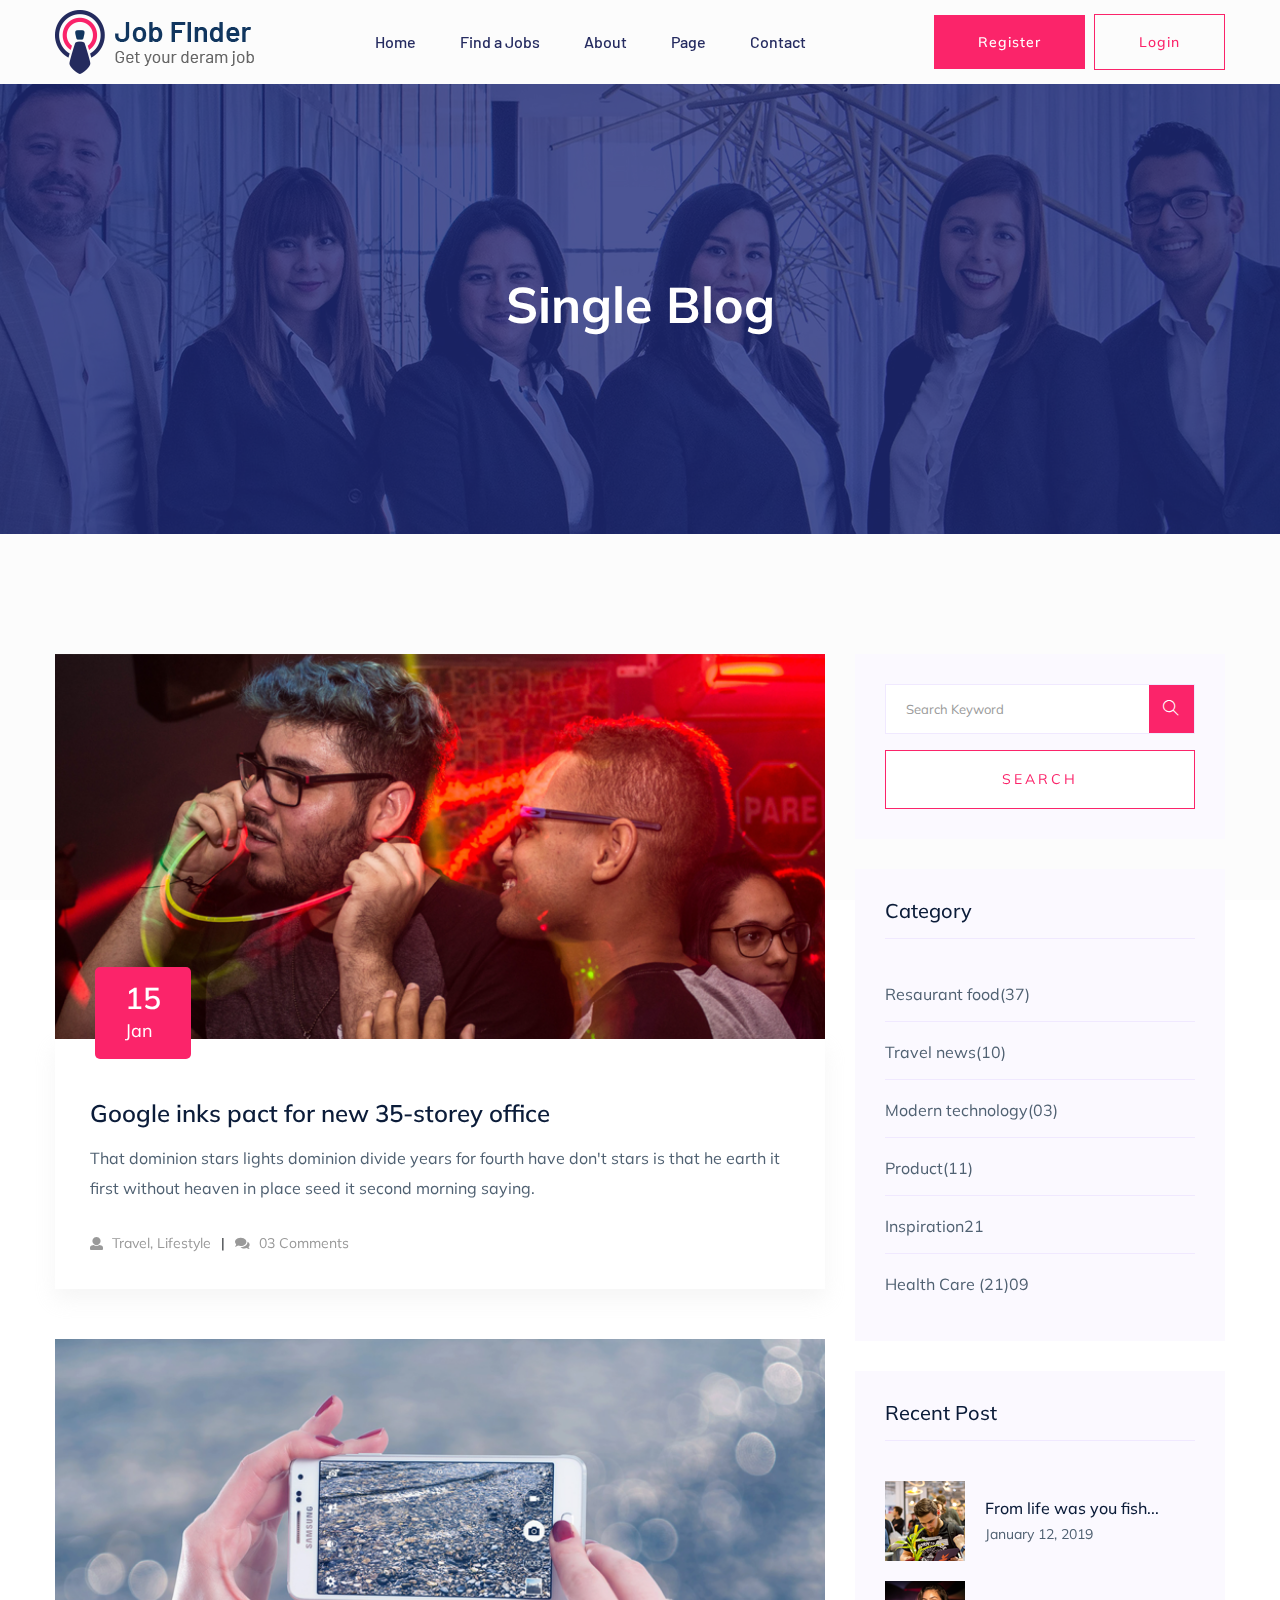
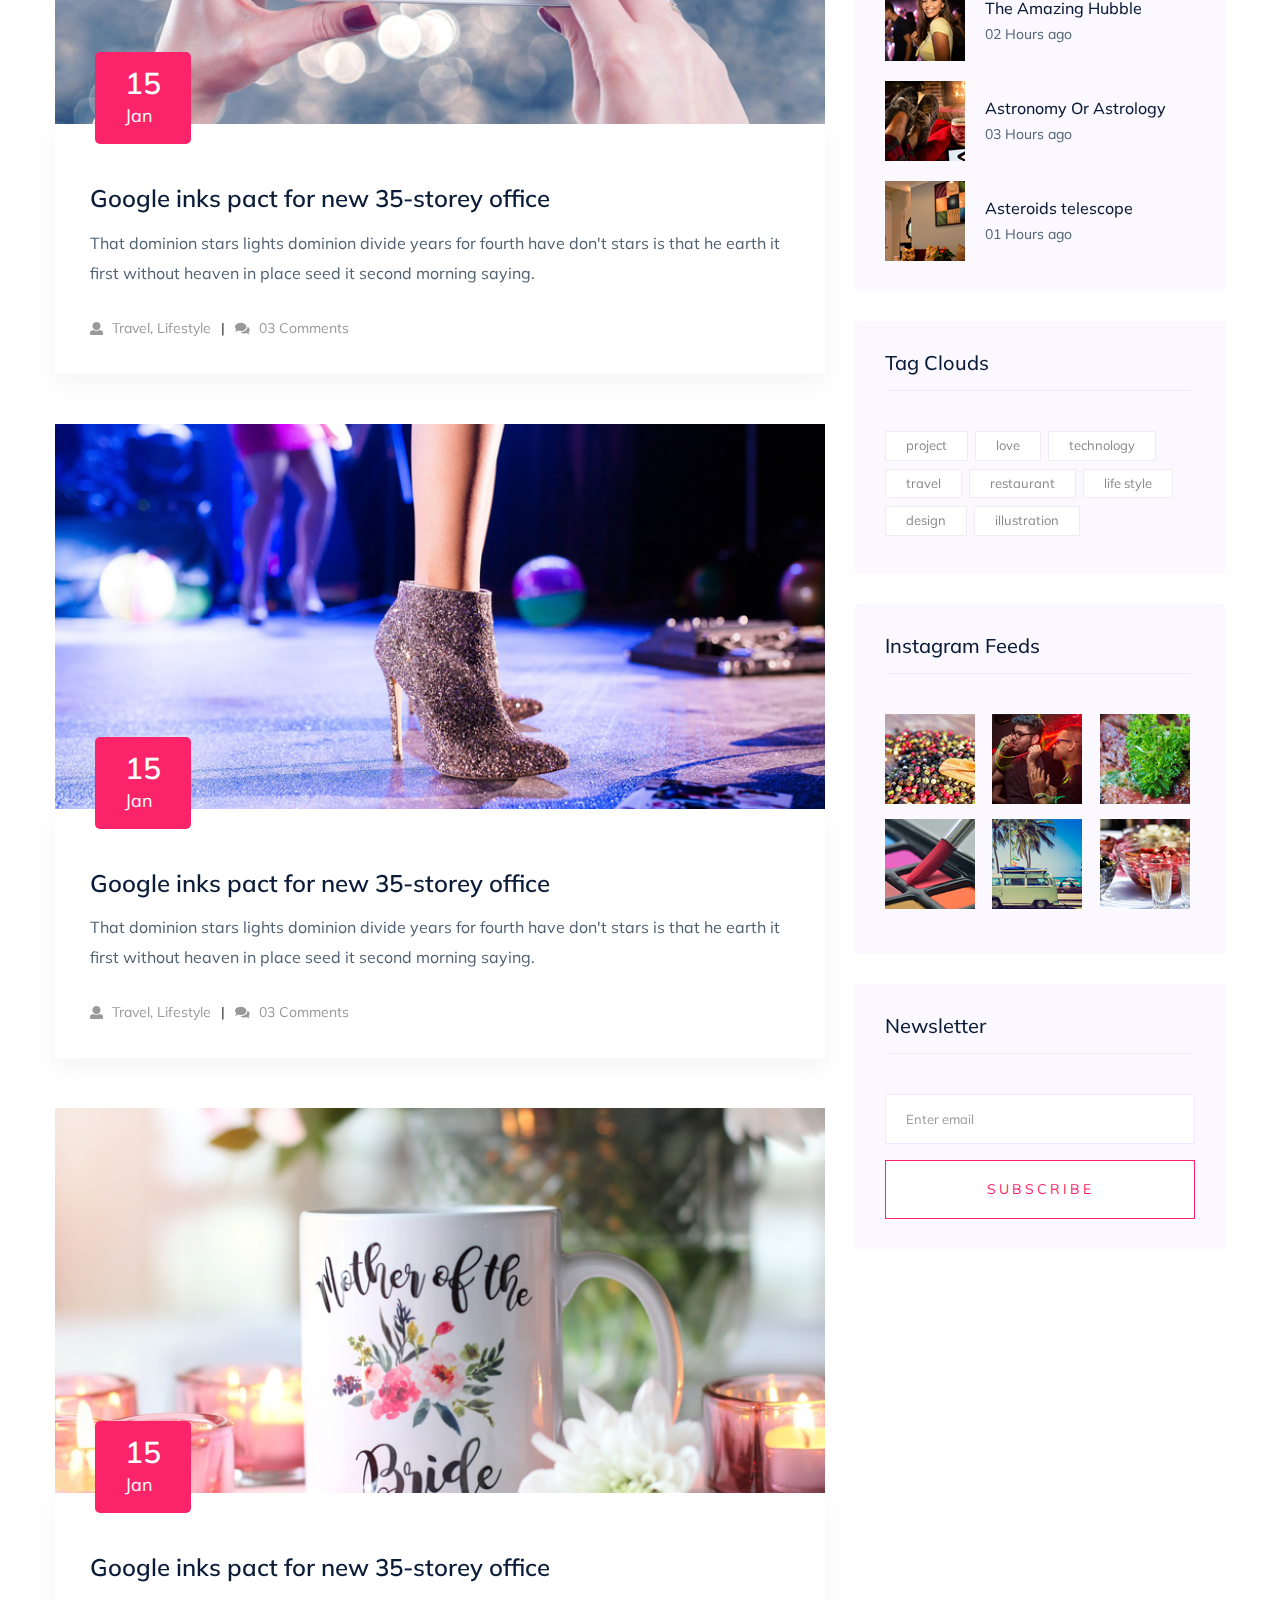
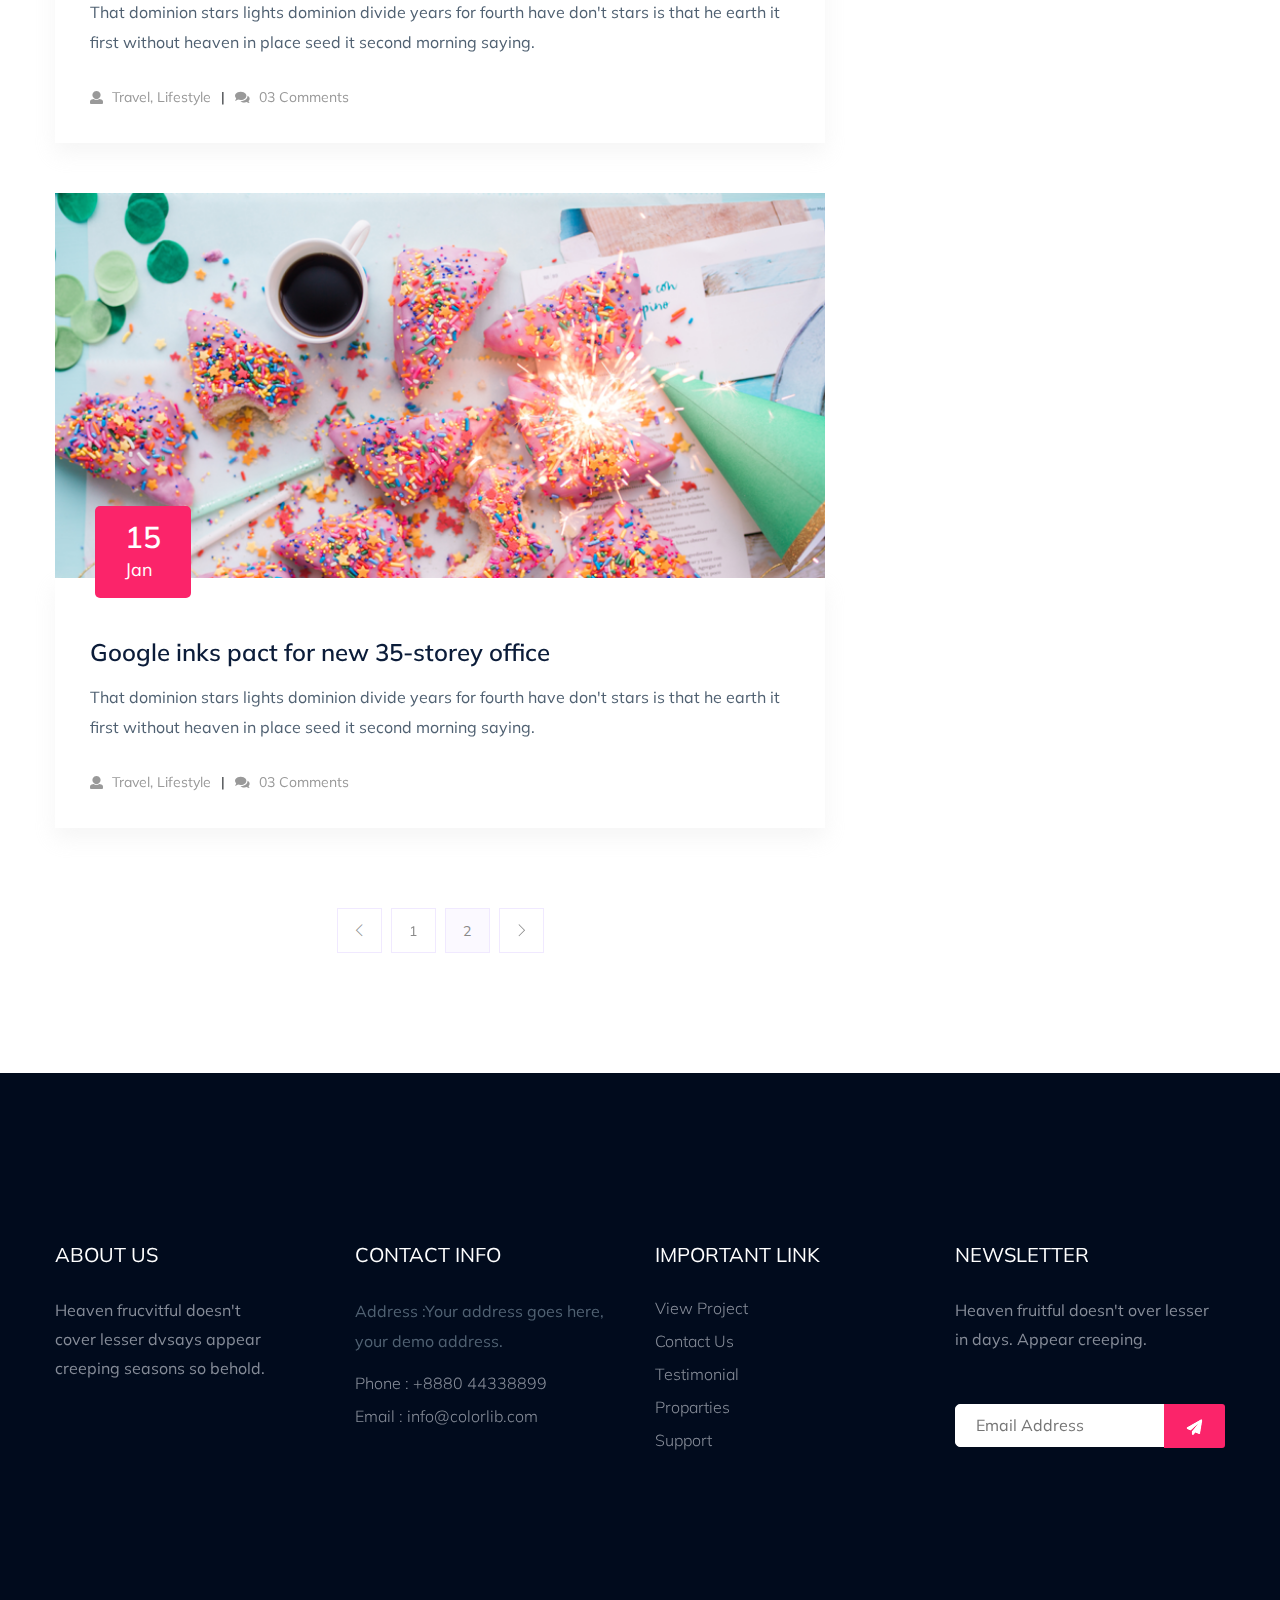
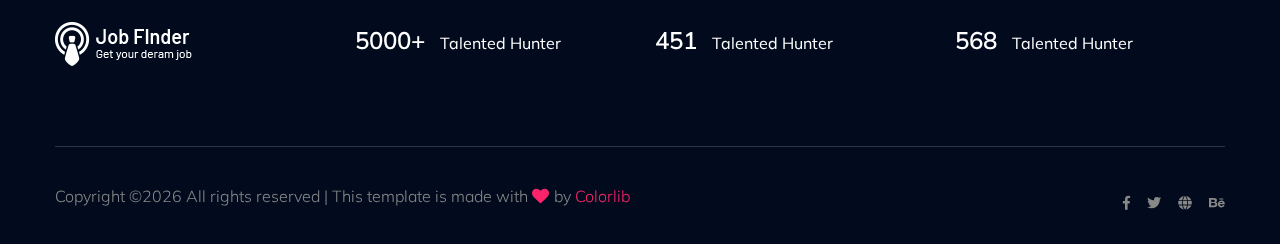
<file: blog.html>
<!doctype html>
<html class="no-js" lang="zxx">

<head>
    <meta charset="utf-8">
    <meta http-equiv="x-ua-compatible" content="ie=edge">
     <title>Job board HTML-5 Template </title>
    <meta name="description" content="">
    <meta name="viewport" content="width=device-width, initial-scale=1">
    <link rel="shortcut icon" type="image/x-icon" href="assets/img/favicon.png">
    
    <!-- CSS here -->
    <link rel="stylesheet" href="assets/css/bootstrap.min.css">
    <link rel="stylesheet" href="assets/css/owl.carousel.min.css">
    <link rel="stylesheet" href="assets/css/slicknav.css">
    <link rel="stylesheet" href="assets/css/animate.min.css">
    <link rel="stylesheet" href="assets/css/price_rangs.css">
    <link rel="stylesheet" href="assets/css/magnific-popup.css">
    <link rel="stylesheet" href="assets/css/fontawesome-all.min.css">
    <link rel="stylesheet" href="assets/css/themify-icons.css">
    <link rel="stylesheet" href="assets/css/themify-icons.css">
    <link rel="stylesheet" href="assets/css/slick.css">
    <link rel="stylesheet" href="assets/css/nice-select.css">
    <link rel="stylesheet" href="assets/css/style.css">
    <link rel="stylesheet" href="assets/css/responsive.css">
</head>

<body>
    <!-- Preloader Start -->
    <div id="preloader-active">
        <div class="preloader d-flex align-items-center justify-content-center">
            <div class="preloader-inner position-relative">
                <div class="preloader-circle"></div>
                <div class="preloader-img pere-text">
                    <img src="assets/img/logo/logo.png" alt="">
                </div>
            </div>
        </div>
    </div>
    <!-- Preloader Start-->
    <header>
        <!-- Header Start -->
        <div class="header-area header-transparrent">
            <div class="headder-top header-sticky">
                <div class="container">
                    <div class="row align-items-center">
                        <div class="col-lg-3 col-md-2">
                            <!-- Logo -->
                            <div class="logo">
                                <a href="index.html"><img src="assets/img/logo/logo.png" alt=""></a>
                            </div>  
                        </div>
                        <div class="col-lg-9 col-md-9">
                            <div class="menu-wrapper">
                                <!-- Main-menu -->
                                <div class="main-menu">
                                    <nav class="d-none d-lg-block">
                                        <ul id="navigation">
                                            <li><a href="index.html">Home</a></li>
                                            <li><a href="job_listing.html">Find a Jobs </a></li>
                                            <li><a href="about.html">About</a></li>
                                            <li><a href="#">Page</a>
                                                <ul class="submenu">
                                                    <li><a href="blog.html">Blog</a></li>
                                                    <li><a href="single-blog.html">Blog Details</a></li>
                                                    <li><a href="elements.html">Elements</a></li>
                                                    <li><a href="job_details.html">job Details</a></li>
                                                </ul>
                                            </li>
                                            <li><a href="contact.html">Contact</a></li>
                                        </ul>
                                    </nav>
                                </div>          
                                <!-- Header-btn -->
                                <div class="header-btn d-none f-right d-lg-block">
                                    <a href="#" class="btn head-btn1">Register</a>
                                    <a href="#" class="btn head-btn2">Login</a>
                                </div>
                            </div>
                        </div>
                        <!-- Mobile Menu -->
                        <div class="col-12">
                            <div class="mobile_menu d-block d-lg-none"></div>
                        </div>
                    </div>
                </div>
            </div>
        </div>
        <!-- Header End -->
    </header>
    <!-- Hero Area Start-->
    <div class="slider-area ">
        <div class="single-slider section-overly slider-height2 d-flex align-items-center" data-background="assets/img/hero/about.jpg">
            <div class="container">
                <div class="row">
                    <div class="col-xl-12">
                        <div class="hero-cap text-center">
                            <h2>Single Blog</h2>
                        </div>
                    </div>
                </div>
            </div>
        </div>
    </div>
    <!-- Hero Area End -->
    <!--================Blog Area =================-->
    <section class="blog_area section-padding">
        <div class="container">
            <div class="row">
                <div class="col-lg-8 mb-5 mb-lg-0">
                    <div class="blog_left_sidebar">
                        <article class="blog_item">
                            <div class="blog_item_img">
                                <img class="card-img rounded-0" src="assets/img/blog/single_blog_1.png" alt="">
                                <a href="#" class="blog_item_date">
                                    <h3>15</h3>
                                    <p>Jan</p>
                                </a>
                            </div>

                            <div class="blog_details">
                                <a class="d-inline-block" href="single-blog.html">
                                    <h2>Google inks pact for new 35-storey office</h2>
                                </a>
                                <p>That dominion stars lights dominion divide years for fourth have don't stars is that
                                    he earth it first without heaven in place seed it second morning saying.</p>
                                <ul class="blog-info-link">
                                    <li><a href="#"><i class="fa fa-user"></i> Travel, Lifestyle</a></li>
                                    <li><a href="#"><i class="fa fa-comments"></i> 03 Comments</a></li>
                                </ul>
                            </div>
                        </article>

                        <article class="blog_item">
                            <div class="blog_item_img">
                                <img class="card-img rounded-0" src="assets/img/blog/single_blog_2.png" alt="">
                                <a href="#" class="blog_item_date">
                                    <h3>15</h3>
                                    <p>Jan</p>
                                </a>
                            </div>

                            <div class="blog_details">
                                <a class="d-inline-block" href="single-blog.html">
                                    <h2>Google inks pact for new 35-storey office</h2>
                                </a>
                                <p>That dominion stars lights dominion divide years for fourth have don't stars is that
                                    he earth it first without heaven in place seed it second morning saying.</p>
                                <ul class="blog-info-link">
                                    <li><a href="#"><i class="fa fa-user"></i> Travel, Lifestyle</a></li>
                                    <li><a href="#"><i class="fa fa-comments"></i> 03 Comments</a></li>
                                </ul>
                            </div>
                        </article>

                        <article class="blog_item">
                            <div class="blog_item_img">
                                <img class="card-img rounded-0" src="assets/img/blog/single_blog_3.png" alt="">
                                <a href="#" class="blog_item_date">
                                    <h3>15</h3>
                                    <p>Jan</p>
                                </a>
                            </div>

                            <div class="blog_details">
                                <a class="d-inline-block" href="single-blog.html">
                                    <h2>Google inks pact for new 35-storey office</h2>
                                </a>
                                <p>That dominion stars lights dominion divide years for fourth have don't stars is that
                                    he earth it first without heaven in place seed it second morning saying.</p>
                                <ul class="blog-info-link">
                                    <li><a href="#"><i class="fa fa-user"></i> Travel, Lifestyle</a></li>
                                    <li><a href="#"><i class="fa fa-comments"></i> 03 Comments</a></li>
                                </ul>
                            </div>
                        </article>

                        <article class="blog_item">
                            <div class="blog_item_img">
                                <img class="card-img rounded-0" src="assets/img/blog/single_blog_4.png" alt="">
                                <a href="#" class="blog_item_date">
                                    <h3>15</h3>
                                    <p>Jan</p>
                                </a>
                            </div>

                            <div class="blog_details">
                                <a class="d-inline-block" href="single-blog.html">
                                    <h2>Google inks pact for new 35-storey office</h2>
                                </a>
                                <p>That dominion stars lights dominion divide years for fourth have don't stars is that
                                    he earth it first without heaven in place seed it second morning saying.</p>
                                <ul class="blog-info-link">
                                    <li><a href="#"><i class="fa fa-user"></i> Travel, Lifestyle</a></li>
                                    <li><a href="#"><i class="fa fa-comments"></i> 03 Comments</a></li>
                                </ul>
                            </div>
                        </article>

                        <article class="blog_item">
                            <div class="blog_item_img">
                                <img class="card-img rounded-0" src="assets/img/blog/single_blog_5.png" alt="">
                                <a href="#" class="blog_item_date">
                                    <h3>15</h3>
                                    <p>Jan</p>
                                </a>
                            </div>

                            <div class="blog_details">
                                <a class="d-inline-block" href="single-blog.html">
                                    <h2>Google inks pact for new 35-storey office</h2>
                                </a>
                                <p>That dominion stars lights dominion divide years for fourth have don't stars is that
                                    he earth it first without heaven in place seed it second morning saying.</p>
                                <ul class="blog-info-link">
                                    <li><a href="#"><i class="fa fa-user"></i> Travel, Lifestyle</a></li>
                                    <li><a href="#"><i class="fa fa-comments"></i> 03 Comments</a></li>
                                </ul>
                            </div>
                        </article>

                        <nav class="blog-pagination justify-content-center d-flex">
                            <ul class="pagination">
                                <li class="page-item">
                                    <a href="#" class="page-link" aria-label="Previous">
                                        <i class="ti-angle-left"></i>
                                    </a>
                                </li>
                                <li class="page-item">
                                    <a href="#" class="page-link">1</a>
                                </li>
                                <li class="page-item active">
                                    <a href="#" class="page-link">2</a>
                                </li>
                                <li class="page-item">
                                    <a href="#" class="page-link" aria-label="Next">
                                        <i class="ti-angle-right"></i>
                                    </a>
                                </li>
                            </ul>
                        </nav>
                    </div>
                </div>
                <div class="col-lg-4">
                    <div class="blog_right_sidebar">
                        <aside class="single_sidebar_widget search_widget">
                            <form action="#">
                                <div class="form-group">
                                    <div class="input-group mb-3">
                                        <input type="text" class="form-control" placeholder='Search Keyword'
                                            onfocus="this.placeholder = ''"
                                            onblur="this.placeholder = 'Search Keyword'">
                                        <div class="input-group-append">
                                            <button class="btns" type="button"><i class="ti-search"></i></button>
                                        </div>
                                    </div>
                                </div>
                                <button class="button rounded-0 primary-bg text-white w-100 btn_1 boxed-btn"
                                    type="submit">Search</button>
                            </form>
                        </aside>

                        <aside class="single_sidebar_widget post_category_widget">
                            <h4 class="widget_title">Category</h4>
                            <ul class="list cat-list">
                                <li>
                                    <a href="#" class="d-flex">
                                        <p>Resaurant food</p>
                                        <p>(37)</p>
                                    </a>
                                </li>
                                <li>
                                    <a href="#" class="d-flex">
                                        <p>Travel news</p>
                                        <p>(10)</p>
                                    </a>
                                </li>
                                <li>
                                    <a href="#" class="d-flex">
                                        <p>Modern technology</p>
                                        <p>(03)</p>
                                    </a>
                                </li>
                                <li>
                                    <a href="#" class="d-flex">
                                        <p>Product</p>
                                        <p>(11)</p>
                                    </a>
                                </li>
                                <li>
                                    <a href="#" class="d-flex">
                                        <p>Inspiration</p>
                                        <p>21</p>
                                    </a>
                                </li>
                                <li>
                                    <a href="#" class="d-flex">
                                        <p>Health Care (21)</p>
                                        <p>09</p>
                                    </a>
                                </li>
                            </ul>
                        </aside>

                        <aside class="single_sidebar_widget popular_post_widget">
                            <h3 class="widget_title">Recent Post</h3>
                            <div class="media post_item">
                                <img src="assets/img/post/post_1.png" alt="post">
                                <div class="media-body">
                                    <a href="single-blog.html">
                                        <h3>From life was you fish...</h3>
                                    </a>
                                    <p>January 12, 2019</p>
                                </div>
                            </div>
                            <div class="media post_item">
                                <img src="assets/img/post/post_2.png" alt="post">
                                <div class="media-body">
                                    <a href="single-blog.html">
                                        <h3>The Amazing Hubble</h3>
                                    </a>
                                    <p>02 Hours ago</p>
                                </div>
                            </div>
                            <div class="media post_item">
                                <img src="assets/img/post/post_3.png" alt="post">
                                <div class="media-body">
                                    <a href="single-blog.html">
                                        <h3>Astronomy Or Astrology</h3>
                                    </a>
                                    <p>03 Hours ago</p>
                                </div>
                            </div>
                            <div class="media post_item">
                                <img src="assets/img/post/post_4.png" alt="post">
                                <div class="media-body">
                                    <a href="single-blog.html">
                                        <h3>Asteroids telescope</h3>
                                    </a>
                                    <p>01 Hours ago</p>
                                </div>
                            </div>
                        </aside>
                        <aside class="single_sidebar_widget tag_cloud_widget">
                            <h4 class="widget_title">Tag Clouds</h4>
                            <ul class="list">
                                <li>
                                    <a href="#">project</a>
                                </li>
                                <li>
                                    <a href="#">love</a>
                                </li>
                                <li>
                                    <a href="#">technology</a>
                                </li>
                                <li>
                                    <a href="#">travel</a>
                                </li>
                                <li>
                                    <a href="#">restaurant</a>
                                </li>
                                <li>
                                    <a href="#">life style</a>
                                </li>
                                <li>
                                    <a href="#">design</a>
                                </li>
                                <li>
                                    <a href="#">illustration</a>
                                </li>
                            </ul>
                        </aside>


                        <aside class="single_sidebar_widget instagram_feeds">
                            <h4 class="widget_title">Instagram Feeds</h4>
                            <ul class="instagram_row flex-wrap">
                                <li>
                                    <a href="#">
                                        <img class="img-fluid" src="assets/img/post/post_5.png" alt="">
                                    </a>
                                </li>
                                <li>
                                    <a href="#">
                                        <img class="img-fluid" src="assets/img/post/post_6.png" alt="">
                                    </a>
                                </li>
                                <li>
                                    <a href="#">
                                        <img class="img-fluid" src="assets/img/post/post_7.png" alt="">
                                    </a>
                                </li>
                                <li>
                                    <a href="#">
                                        <img class="img-fluid" src="assets/img/post/post_8.png" alt="">
                                    </a>
                                </li>
                                <li>
                                    <a href="#">
                                        <img class="img-fluid" src="assets/img/post/post_9.png" alt="">
                                    </a>
                                </li>
                                <li>
                                    <a href="#">
                                        <img class="img-fluid" src="assets/img/post/post_10.png" alt="">
                                    </a>
                                </li>
                            </ul>
                        </aside>


                        <aside class="single_sidebar_widget newsletter_widget">
                            <h4 class="widget_title">Newsletter</h4>

                            <form action="#">
                                <div class="form-group">
                                    <input type="email" class="form-control" onfocus="this.placeholder = ''"
                                        onblur="this.placeholder = 'Enter email'" placeholder='Enter email' required>
                                </div>
                                <button class="button rounded-0 primary-bg text-white w-100 btn_1 boxed-btn"
                                    type="submit">Subscribe</button>
                            </form>
                        </aside>
                    </div>
                </div>
            </div>
        </div>
    </section>
    <!--================Blog Area =================-->
    <footer>
        <!-- Footer Start-->
        <div class="footer-area footer-bg footer-padding">
            <div class="container">
                <div class="row d-flex justify-content-between">
                    <div class="col-xl-3 col-lg-3 col-md-4 col-sm-6">
                        <div class="single-footer-caption mb-50">
                            <div class="single-footer-caption mb-30">
                                <div class="footer-tittle">
                                    <h4>About Us</h4>
                                    <div class="footer-pera">
                                        <p>Heaven frucvitful doesn't cover lesser dvsays appear creeping seasons so behold.</p>
                                </div>
                                </div>
                            </div>

                        </div>
                    </div>
                    <div class="col-xl-3 col-lg-3 col-md-4 col-sm-5">
                        <div class="single-footer-caption mb-50">
                            <div class="footer-tittle">
                                <h4>Contact Info</h4>
                                <ul>
                                    <li>
                                    <p>Address :Your address goes
                                        here, your demo address.</p>
                                    </li>
                                    <li><a href="#">Phone : +8880 44338899</a></li>
                                    <li><a href="#">Email : info@colorlib.com</a></li>
                                </ul>
                            </div>

                        </div>
                    </div>
                    <div class="col-xl-3 col-lg-3 col-md-4 col-sm-5">
                        <div class="single-footer-caption mb-50">
                            <div class="footer-tittle">
                                <h4>Important Link</h4>
                                <ul>
                                    <li><a href="#"> View Project</a></li>
                                    <li><a href="#">Contact Us</a></li>
                                    <li><a href="#">Testimonial</a></li>
                                    <li><a href="#">Proparties</a></li>
                                    <li><a href="#">Support</a></li>
                                </ul>
                            </div>
                        </div>
                    </div>
                    <div class="col-xl-3 col-lg-3 col-md-4 col-sm-5">
                        <div class="single-footer-caption mb-50">
                            <div class="footer-tittle">
                                <h4>Newsletter</h4>
                                <div class="footer-pera footer-pera2">
                                    <p>Heaven fruitful doesn't over lesser in days. Appear creeping.</p>
                                </div>
                                <!-- Form -->
                                <div class="footer-form" >
                                    <div id="mc_embed_signup">
                                        <form target="_blank" action="https://spondonit.us12.list-manage.com/subscribe/post?u=1462626880ade1ac87bd9c93a&amp;id=92a4423d01"
                                        method="get" class="subscribe_form relative mail_part">
                                            <input type="email" name="email" id="newsletter-form-email" placeholder="Email Address"
                                            class="placeholder hide-on-focus" onfocus="this.placeholder = ''"
                                            onblur="this.placeholder = ' Email Address '">
                                            <div class="form-icon">
                                                <button type="submit" name="submit" id="newsletter-submit"
                                                class="email_icon newsletter-submit button-contactForm"><img src="assets/img/icon/form.png" alt=""></button>
                                            </div>
                                            <div class="mt-10 info"></div>
                                        </form>
                                    </div>
                                </div>
                            </div>
                        </div>
                    </div>
                </div>
                <!--  -->
                <div class="row footer-wejed justify-content-between">
                        <div class="col-xl-3 col-lg-3 col-md-4 col-sm-6">
                            <!-- logo -->
                            <div class="footer-logo mb-20">
                            <a href="index.html"><img src="assets/img/logo/logo2_footer.png" alt=""></a>
                            </div>
                        </div>
                        <div class="col-xl-3 col-lg-3 col-md-4 col-sm-5">
                        <div class="footer-tittle-bottom">
                            <span>5000+</span>
                            <p>Talented Hunter</p>
                        </div>
                        </div>
                        <div class="col-xl-3 col-lg-3 col-md-4 col-sm-5">
                            <div class="footer-tittle-bottom">
                                <span>451</span>
                                <p>Talented Hunter</p>
                            </div>
                        </div>
                        <div class="col-xl-3 col-lg-3 col-md-4 col-sm-5">
                            <!-- Footer Bottom Tittle -->
                            <div class="footer-tittle-bottom">
                                <span>568</span>
                                <p>Talented Hunter</p>
                            </div>
                        </div>
                </div>
            </div>
        </div>
        <!-- footer-bottom area -->
        <div class="footer-bottom-area footer-bg">
            <div class="container">
                <div class="footer-border">
                        <div class="row d-flex justify-content-between align-items-center">
                            <div class="col-xl-10 col-lg-10 ">
                                <div class="footer-copy-right">
                                    <p><!-- Link back to Colorlib can't be removed. Template is licensed under CC BY 3.0. -->
  Copyright &copy;<script>document.write(new Date().getFullYear());</script> All rights reserved | This template is made with <i class="fa fa-heart" aria-hidden="true"></i> by <a href="https://colorlib.com" target="_blank">Colorlib</a>
  <!-- Link back to Colorlib can't be removed. Template is licensed under CC BY 3.0. --></p>
                                </div>
                            </div>
                            <div class="col-xl-2 col-lg-2">
                                <div class="footer-social f-right">
                                    <a href="#"><i class="fab fa-facebook-f"></i></a>
                                    <a href="#"><i class="fab fa-twitter"></i></a>
                                    <a href="#"><i class="fas fa-globe"></i></a>
                                    <a href="#"><i class="fab fa-behance"></i></a>
                                </div>
                            </div>
                        </div>
                </div>
            </div>
        </div>
        <!-- Footer End-->
    </footer>

    <!-- JS here -->
	
		<!-- All JS Custom Plugins Link Here here -->
        <script src="./assets/js/vendor/modernizr-3.5.0.min.js"></script>
		<!-- Jquery, Popper, Bootstrap -->
		<script src="./assets/js/vendor/jquery-1.12.4.min.js"></script>
        <script src="./assets/js/popper.min.js"></script>
        <script src="./assets/js/bootstrap.min.js"></script>
	    <!-- Jquery Mobile Menu -->
        <script src="./assets/js/jquery.slicknav.min.js"></script>

		<!-- Jquery Slick , Owl-Carousel Plugins -->
        <script src="./assets/js/owl.carousel.min.js"></script>
        <script src="./assets/js/slick.min.js"></script>
        <script src="./assets/js/price_rangs.js"></script>

		<!-- One Page, Animated-HeadLin -->
        <script src="./assets/js/wow.min.js"></script>
		<script src="./assets/js/animated.headline.js"></script>
		
		<!-- Scrollup, nice-select, sticky -->
        <script src="./assets/js/jquery.scrollUp.min.js"></script>
        <script src="./assets/js/jquery.nice-select.min.js"></script>
		<script src="./assets/js/jquery.sticky.js"></script>
        <script src="./assets/js/jquery.magnific-popup.js"></script>

        <!-- contact js -->
        <script src="./assets/js/contact.js"></script>
        <script src="./assets/js/jquery.form.js"></script>
        <script src="./assets/js/jquery.validate.min.js"></script>
        <script src="./assets/js/mail-script.js"></script>
        <script src="./assets/js/jquery.ajaxchimp.min.js"></script>
        
		<!-- Jquery Plugins, main Jquery -->	
        <script src="./assets/js/plugins.js"></script>
        <script src="./assets/js/main.js"></script>

</body>
</html>
</file>
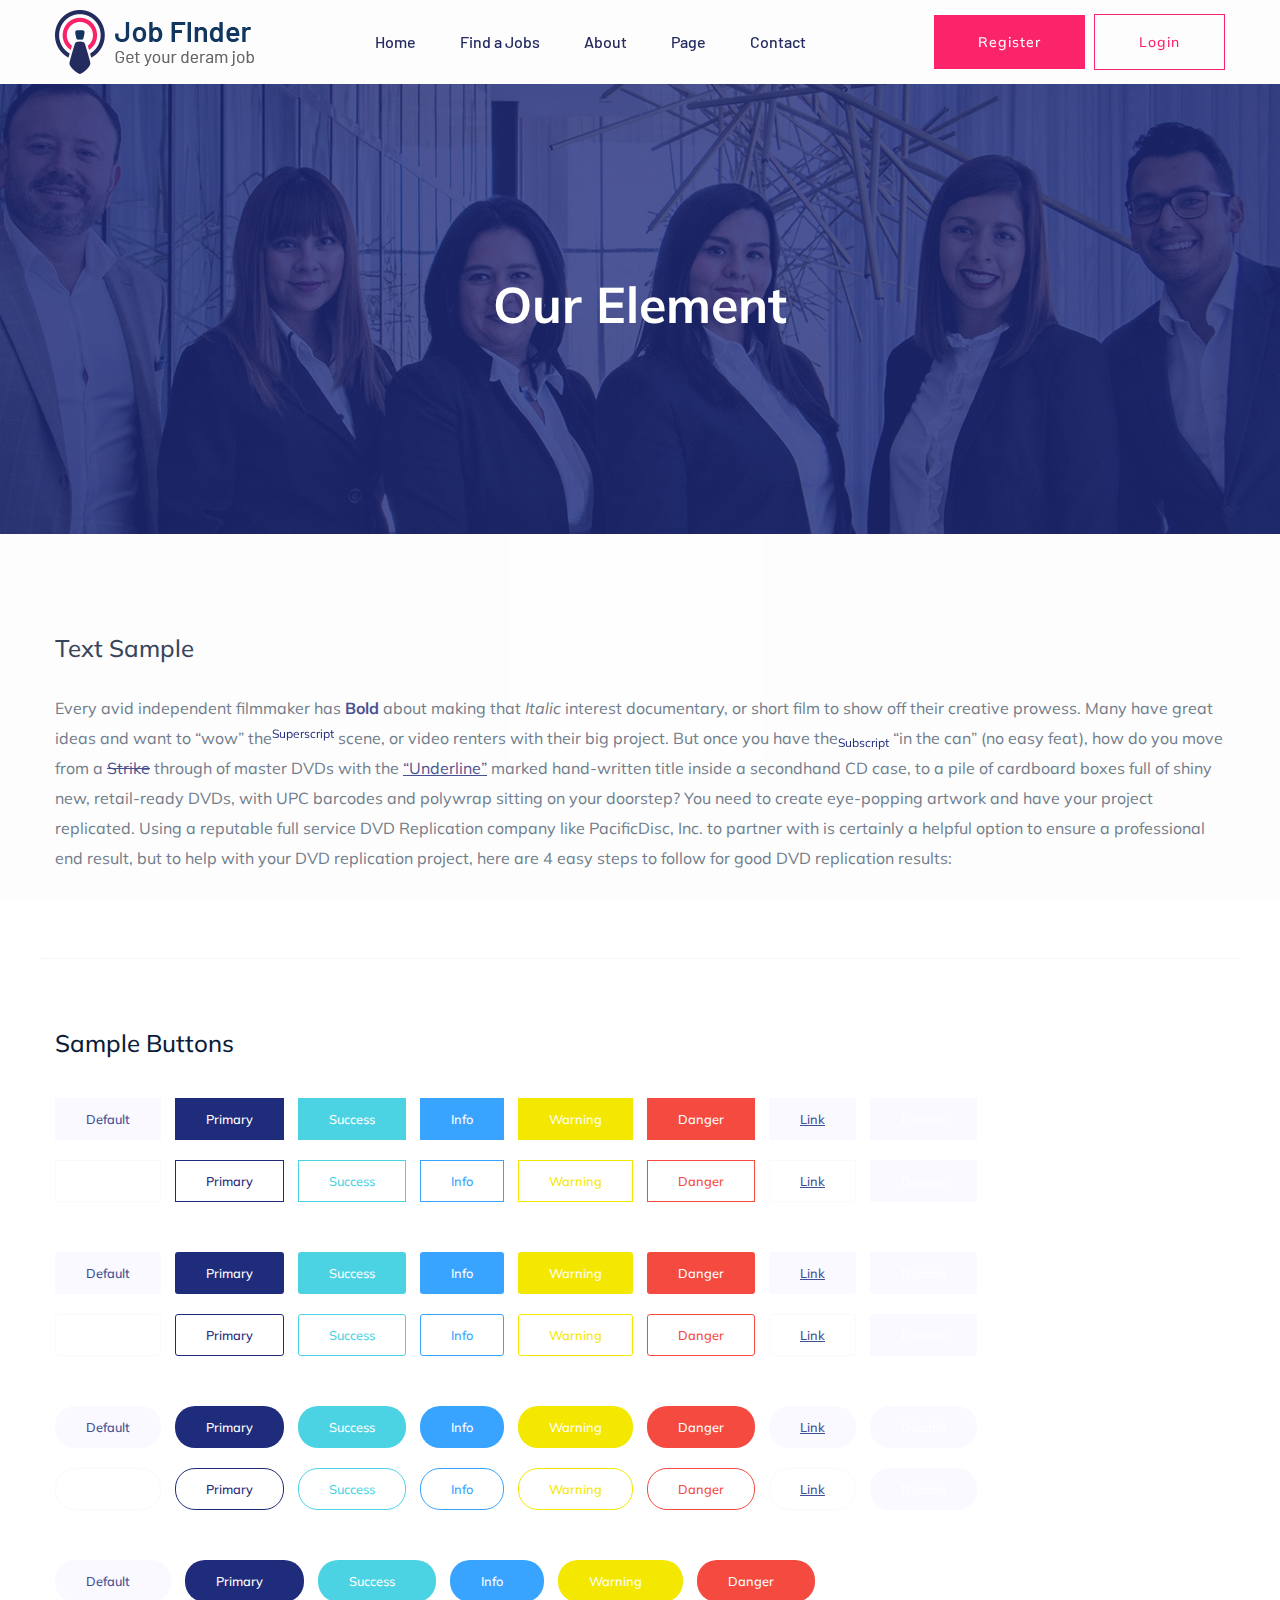
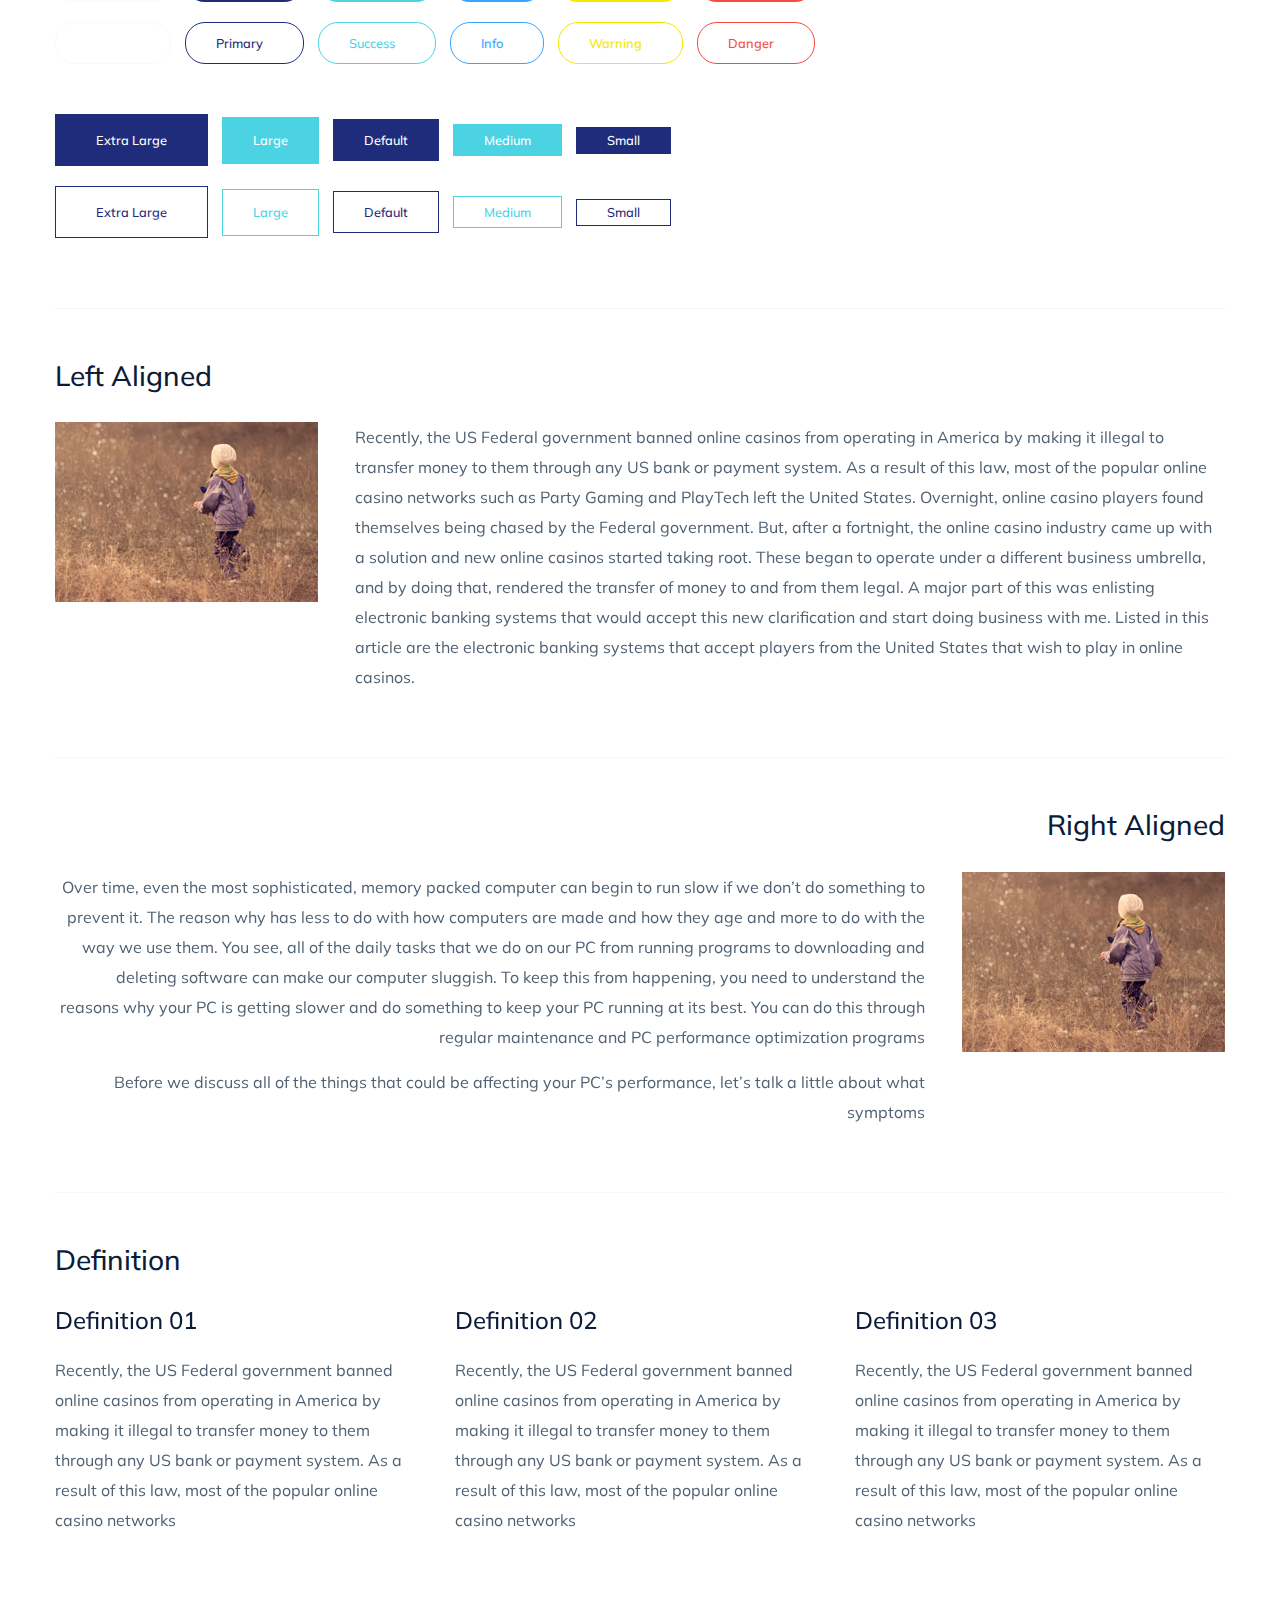
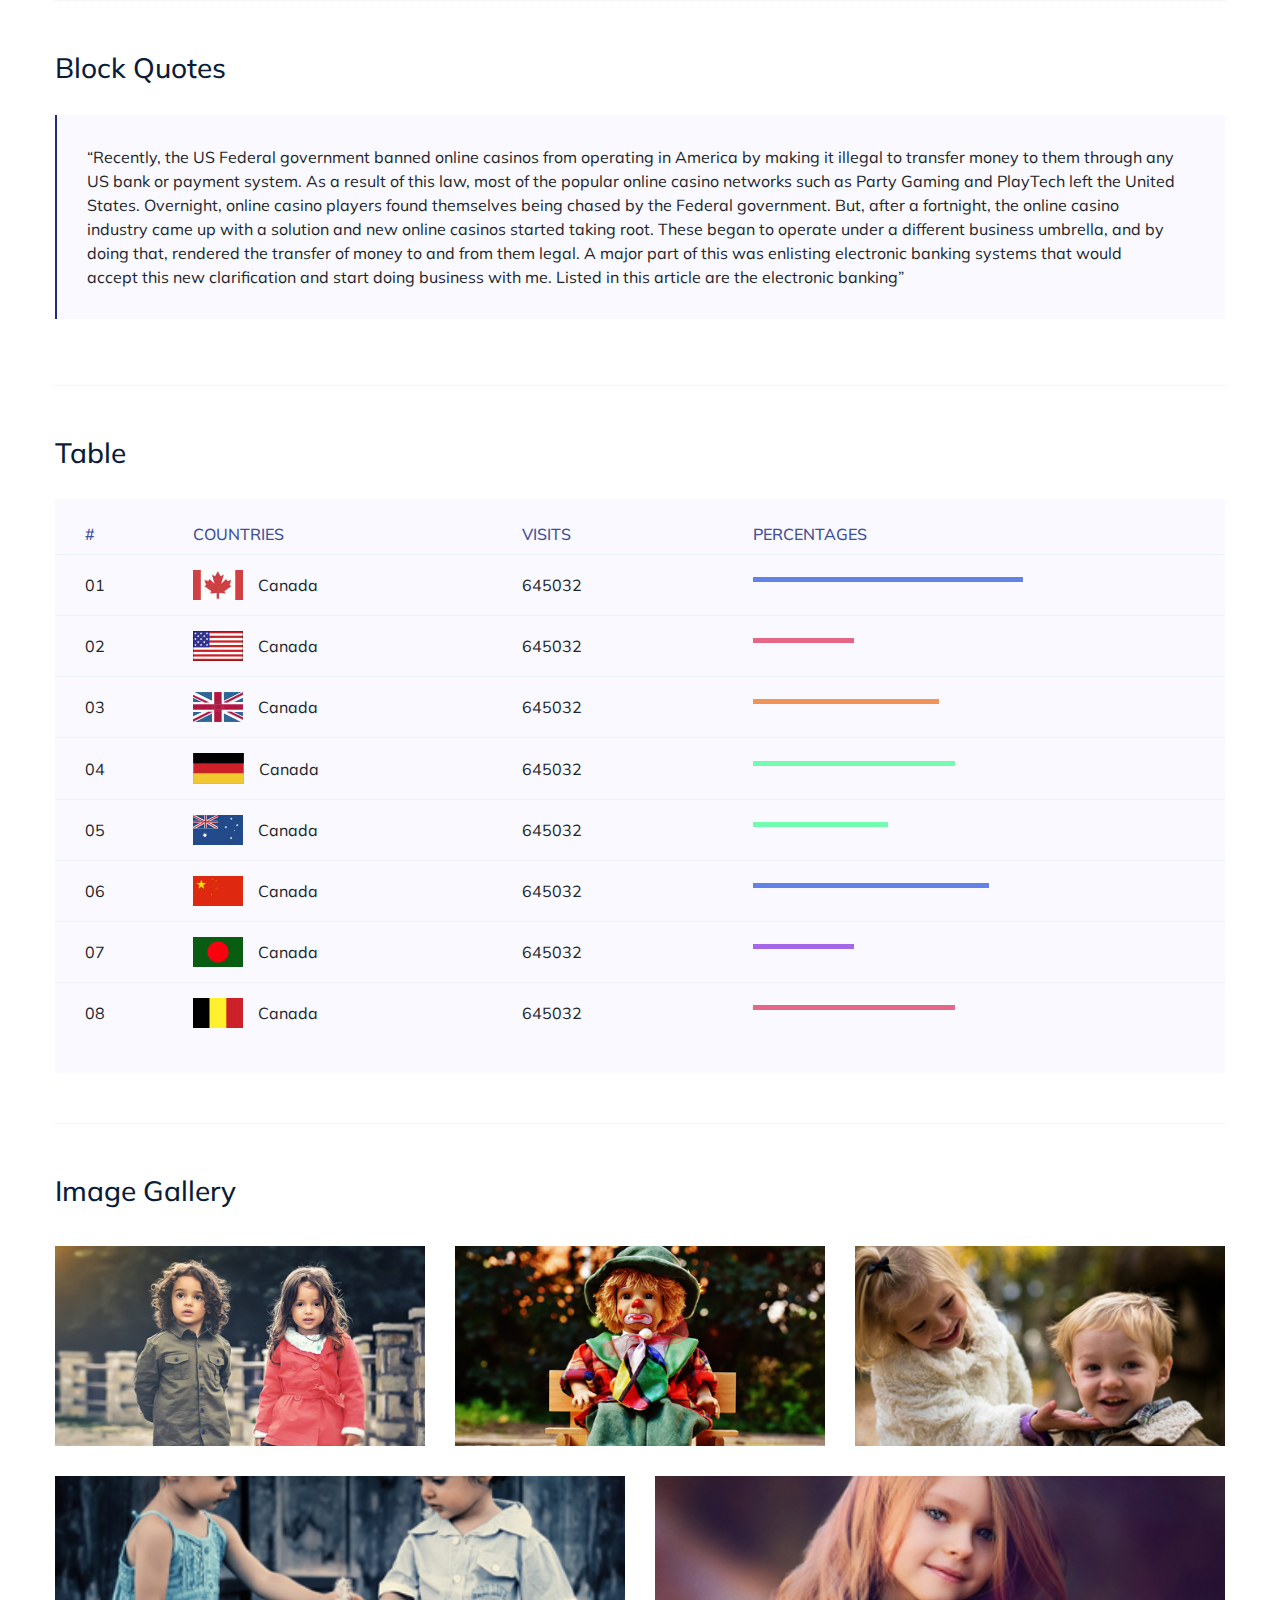
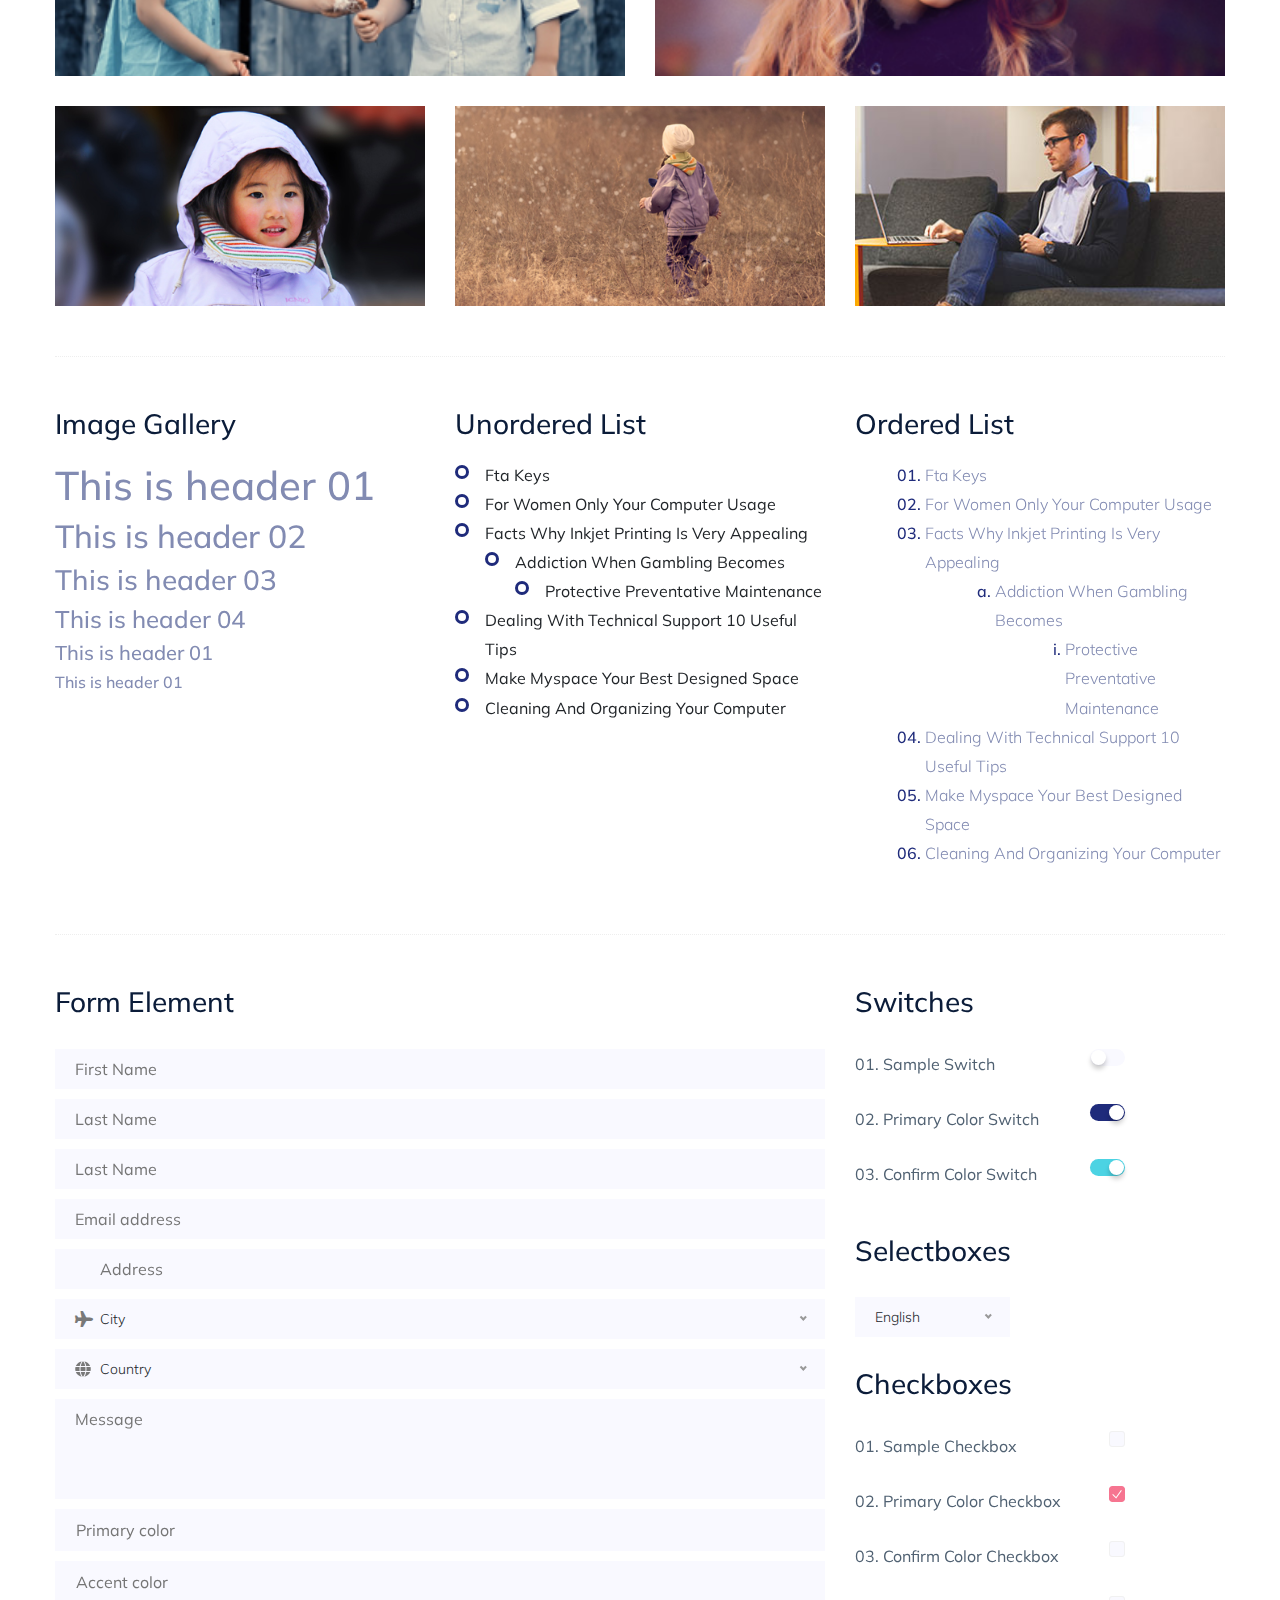
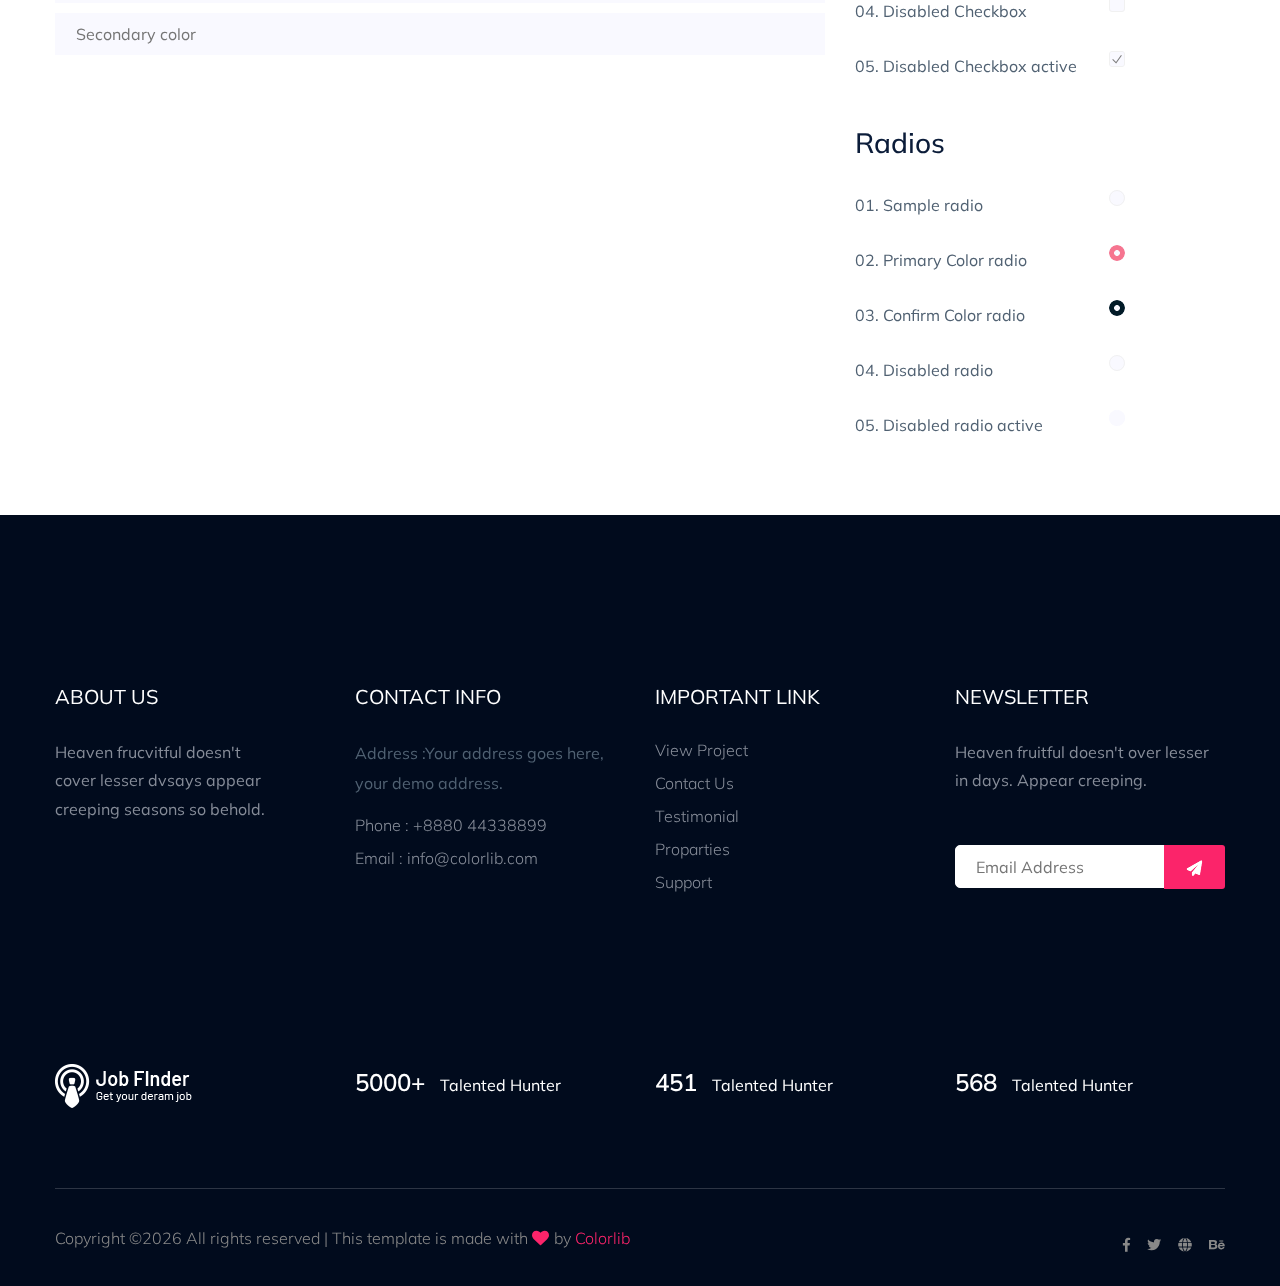
<file: elements.html>
<!doctype html>
<html class="no-js" lang="zxx">

<head>
	<meta charset="utf-8">
	<meta http-equiv="x-ua-compatible" content="ie=edge">
	<title>Job board HTML-5 Template </title>
	<meta name="description" content="">
	<meta name="viewport" content="width=device-width, initial-scale=1">
	<link rel="shortcut icon" type="image/x-icon" href="assets/img/favicon.png">
	
	<!-- CSS here -->
		<link rel="stylesheet" href="assets/css/bootstrap.min.css">
		<link rel="stylesheet" href="assets/css/owl.carousel.min.css">
		<link rel="stylesheet" href="assets/css/slicknav.css">
		<link rel="stylesheet" href="assets/css/price_rangs.css">
		<link rel="stylesheet" href="assets/css/animate.min.css">
		<link rel="stylesheet" href="assets/css/magnific-popup.css">
		<link rel="stylesheet" href="assets/css/fontawesome-all.min.css">
		<link rel="stylesheet" href="assets/css/themify-icons.css">
		<link rel="stylesheet" href="assets/css/slick.css">
		<link rel="stylesheet" href="assets/css/nice-select.css">
		<link rel="stylesheet" href="assets/css/style.css">
		<link rel="stylesheet" href="assets/css/responsive.css">
</head>

<body>
	
    <!-- Preloader Start -->
    <div id="preloader-active">
        <div class="preloader d-flex align-items-center justify-content-center">
            <div class="preloader-inner position-relative">
                <div class="preloader-circle"></div>
                <div class="preloader-img pere-text">
                    <img src="assets/img/logo/logo.png" alt="">
                </div>
            </div>
        </div>
    </div>
    <!-- Preloader Start -->
    <header>
        <!-- Header Start -->
       <div class="header-area header-transparrent">
           <div class="headder-top header-sticky">
                <div class="container">
                    <div class="row align-items-center">
                        <div class="col-lg-3 col-md-2">
                            <!-- Logo -->
                            <div class="logo">
                                <a href="index.html"><img src="assets/img/logo/logo.png" alt=""></a>
                            </div>  
                        </div>
                        <div class="col-lg-9 col-md-9">
                            <div class="menu-wrapper">
                                <!-- Main-menu -->
                                <div class="main-menu">
                                    <nav class="d-none d-lg-block">
                                        <ul id="navigation">
                                            <li><a href="index.html">Home</a></li>
                                            <li><a href="job_listing.html">Find a Jobs </a></li>
                                            <li><a href="about.html">About</a></li>
                                            <li><a href="#">Page</a>
                                                <ul class="submenu">
                                                    <li><a href="blog.html">Blog</a></li>
                                                    <li><a href="single-blog.html">Blog Details</a></li>
                                                    <li><a href="elements.html">Elements</a></li>
                                                    <li><a href="job_details.html">job Details</a></li>
                                                </ul>
                                            </li>
                                            <li><a href="contact.html">Contact</a></li>
                                        </ul>
                                    </nav>
                                </div>          
                                <!-- Header-btn -->
                                <div class="header-btn d-none f-right d-lg-block">
                                    <a href="#" class="btn head-btn1">Register</a>
                                    <a href="#" class="btn head-btn2">Login</a>
                                </div>
                            </div>
                        </div>
                        <!-- Mobile Menu -->
                        <div class="col-12">
                            <div class="mobile_menu d-block d-lg-none"></div>
                        </div>
                    </div>
                </div>
           </div>
       </div>
        <!-- Header End -->
    </header>
	<!-- Hero Area Start-->
	<div class="slider-area ">
		<div class="single-slider section-overly slider-height2 d-flex align-items-center" data-background="assets/img/hero/about.jpg">
			<div class="container">
				<div class="row">
					<div class="col-xl-12">
						<div class="hero-cap text-center">
							<h2>Our Element</h2>
						</div>
					</div>
				</div>
			</div>
		</div>
	</div>
	<!-- Hero Area End -->
	<!-- Start Sample Area -->
	<section class="sample-text-area">
		<div class="container box_1170">
			<h3 class="text-heading">Text Sample</h3>
			<p class="sample-text">
				Every avid independent filmmaker has <b>Bold</b> about making that <i>Italic</i> interest documentary,
				or short
				film to show off their creative prowess. Many have great ideas and want to “wow”
				the<sup>Superscript</sup> scene,
				or video renters with their big project. But once you have the<sub>Subscript</sub> “in the can” (no easy
				feat), how
				do you move from a <del>Strike</del> through of master DVDs with the <u>“Underline”</u> marked
				hand-written title
				inside a secondhand CD case, to a pile of cardboard boxes full of shiny new, retail-ready DVDs, with UPC
				barcodes
				and polywrap sitting on your doorstep? You need to create eye-popping artwork and have your project
				replicated.
				Using a reputable full service DVD Replication company like PacificDisc, Inc. to partner with is
				certainly a
				helpful option to ensure a professional end result, but to help with your DVD replication project, here
				are 4 easy
				steps to follow for good DVD replication results:

			</p>
		</div>
	</section>
	<!-- End Sample Area -->
	<!-- Start Button -->
	<section class="button-area">
		<div class="container box_1170 border-top-generic">
			<h3 class="text-heading">Sample Buttons</h3>
			<div class="button-group-area">
				<a href="#" class="genric-btn default">Default</a>
				<a href="#" class="genric-btn primary">Primary</a>
				<a href="#" class="genric-btn success">Success</a>
				<a href="#" class="genric-btn info">Info</a>
				<a href="#" class="genric-btn warning">Warning</a>
				<a href="#" class="genric-btn danger">Danger</a>
				<a href="#" class="genric-btn link">Link</a>
				<a href="#" class="genric-btn disable">Disable</a>
			</div>
			<div class="button-group-area mt-10">
				<a href="#" class="genric-btn default-border">Default</a>
				<a href="#" class="genric-btn primary-border">Primary</a>
				<a href="#" class="genric-btn success-border">Success</a>
				<a href="#" class="genric-btn info-border">Info</a>
				<a href="#" class="genric-btn warning-border">Warning</a>
				<a href="#" class="genric-btn danger-border">Danger</a>
				<a href="#" class="genric-btn link-border">Link</a>
				<a href="#" class="genric-btn disable">Disable</a>
			</div>
			<div class="button-group-area mt-40">
				<a href="#" class="genric-btn default radius">Default</a>
				<a href="#" class="genric-btn primary radius">Primary</a>
				<a href="#" class="genric-btn success radius">Success</a>
				<a href="#" class="genric-btn info radius">Info</a>
				<a href="#" class="genric-btn warning radius">Warning</a>
				<a href="#" class="genric-btn danger radius">Danger</a>
				<a href="#" class="genric-btn link radius">Link</a>
				<a href="#" class="genric-btn disable radius">Disable</a>
			</div>
			<div class="button-group-area mt-10">
				<a href="#" class="genric-btn default-border radius">Default</a>
				<a href="#" class="genric-btn primary-border radius">Primary</a>
				<a href="#" class="genric-btn success-border radius">Success</a>
				<a href="#" class="genric-btn info-border radius">Info</a>
				<a href="#" class="genric-btn warning-border radius">Warning</a>
				<a href="#" class="genric-btn danger-border radius">Danger</a>
				<a href="#" class="genric-btn link-border radius">Link</a>
				<a href="#" class="genric-btn disable radius">Disable</a>
			</div>
			<div class="button-group-area mt-40">
				<a href="#" class="genric-btn default circle">Default</a>
				<a href="#" class="genric-btn primary circle">Primary</a>
				<a href="#" class="genric-btn success circle">Success</a>
				<a href="#" class="genric-btn info circle">Info</a>
				<a href="#" class="genric-btn warning circle">Warning</a>
				<a href="#" class="genric-btn danger circle">Danger</a>
				<a href="#" class="genric-btn link circle">Link</a>
				<a href="#" class="genric-btn disable circle">Disable</a>
			</div>
			<div class="button-group-area mt-10">
				<a href="#" class="genric-btn default-border circle">Default</a>
				<a href="#" class="genric-btn primary-border circle">Primary</a>
				<a href="#" class="genric-btn success-border circle">Success</a>
				<a href="#" class="genric-btn info-border circle">Info</a>
				<a href="#" class="genric-btn warning-border circle">Warning</a>
				<a href="#" class="genric-btn danger-border circle">Danger</a>
				<a href="#" class="genric-btn link-border circle">Link</a>
				<a href="#" class="genric-btn disable circle">Disable</a>
			</div>
			<div class="button-group-area mt-40">
				<a href="#" class="genric-btn default circle arrow">Default<span class="lnr lnr-arrow-right"></span></a>
				<a href="#" class="genric-btn primary circle arrow">Primary<span class="lnr lnr-arrow-right"></span></a>
				<a href="#" class="genric-btn success circle arrow">Success<span class="lnr lnr-arrow-right"></span></a>
				<a href="#" class="genric-btn info circle arrow">Info<span class="lnr lnr-arrow-right"></span></a>
				<a href="#" class="genric-btn warning circle arrow">Warning<span class="lnr lnr-arrow-right"></span></a>
				<a href="#" class="genric-btn danger circle arrow">Danger<span class="lnr lnr-arrow-right"></span></a>
			</div>
			<div class="button-group-area mt-10">
				<a href="#" class="genric-btn default-border circle arrow">Default<span
						class="lnr lnr-arrow-right"></span></a>
				<a href="#" class="genric-btn primary-border circle arrow">Primary<span
						class="lnr lnr-arrow-right"></span></a>
				<a href="#" class="genric-btn success-border circle arrow">Success<span
						class="lnr lnr-arrow-right"></span></a>
				<a href="#" class="genric-btn info-border circle arrow">Info<span
						class="lnr lnr-arrow-right"></span></a>
				<a href="#" class="genric-btn warning-border circle arrow">Warning<span
						class="lnr lnr-arrow-right"></span></a>
				<a href="#" class="genric-btn danger-border circle arrow">Danger<span
						class="lnr lnr-arrow-right"></span></a>
			</div>
			<div class="button-group-area mt-40">
				<a href="#" class="genric-btn primary e-large">Extra Large</a>
				<a href="#" class="genric-btn success large">Large</a>
				<a href="#" class="genric-btn primary">Default</a>
				<a href="#" class="genric-btn success medium">Medium</a>
				<a href="#" class="genric-btn primary small">Small</a>
			</div>
			<div class="button-group-area mt-10">
				<a href="#" class="genric-btn primary-border e-large">Extra Large</a>
				<a href="#" class="genric-btn success-border large">Large</a>
				<a href="#" class="genric-btn primary-border">Default</a>
				<a href="#" class="genric-btn success-border medium">Medium</a>
				<a href="#" class="genric-btn primary-border small">Small</a>
			</div>
		</div>
	</section>
	<!-- End Button -->
	<!-- Start Align Area -->
	<div class="whole-wrap">
		<div class="container box_1170">
			<div class="section-top-border">
				<h3 class="mb-30">Left Aligned</h3>
				<div class="row">
					<div class="col-md-3">
						<img src="assets/img/elements/d.jpg" alt="" class="img-fluid">
					</div>
					<div class="col-md-9 mt-sm-20">
						<p>Recently, the US Federal government banned online casinos from operating in America by making
							it illegal to
							transfer money to them through any US bank or payment system. As a result of this law, most
							of the popular
							online casino networks such as Party Gaming and PlayTech left the United States. Overnight,
							online casino
							players found themselves being chased by the Federal government. But, after a fortnight, the
							online casino
							industry came up with a solution and new online casinos started taking root. These began to
							operate under a
							different business umbrella, and by doing that, rendered the transfer of money to and from
							them legal. A major
							part of this was enlisting electronic banking systems that would accept this new
							clarification and start doing
							business with me. Listed in this article are the electronic banking systems that accept
							players from the United
							States that wish to play in online casinos.</p>
					</div>
				</div>
			</div>
			<div class="section-top-border text-right">
				<h3 class="mb-30">Right Aligned</h3>
				<div class="row">
					<div class="col-md-9">
						<p class="text-right">Over time, even the most sophisticated, memory packed computer can begin
							to run slow if we
							don’t do something to prevent it. The reason why has less to do with how computers are made
							and how they age and
							more to do with the way we use them. You see, all of the daily tasks that we do on our PC
							from running programs
							to downloading and deleting software can make our computer sluggish. To keep this from
							happening, you need to
							understand the reasons why your PC is getting slower and do something to keep your PC
							running at its best. You
							can do this through regular maintenance and PC performance optimization programs</p>
						<p class="text-right">Before we discuss all of the things that could be affecting your PC’s
							performance, let’s
							talk a little about what symptoms</p>
					</div>
					<div class="col-md-3">
						<img src="assets/img/elements/d.jpg" alt="" class="img-fluid">
					</div>
				</div>
			</div>
			<div class="section-top-border">
				<h3 class="mb-30">Definition</h3>
				<div class="row">
					<div class="col-md-4">
						<div class="single-defination">
							<h4 class="mb-20">Definition 01</h4>
							<p>Recently, the US Federal government banned online casinos from operating in America by
								making it illegal to
								transfer money to them through any US bank or payment system. As a result of this law,
								most of the popular
								online casino networks</p>
						</div>
					</div>
					<div class="col-md-4">
						<div class="single-defination">
							<h4 class="mb-20">Definition 02</h4>
							<p>Recently, the US Federal government banned online casinos from operating in America by
								making it illegal to
								transfer money to them through any US bank or payment system. As a result of this law,
								most of the popular
								online casino networks</p>
						</div>
					</div>
					<div class="col-md-4">
						<div class="single-defination">
							<h4 class="mb-20">Definition 03</h4>
							<p>Recently, the US Federal government banned online casinos from operating in America by
								making it illegal to
								transfer money to them through any US bank or payment system. As a result of this law,
								most of the popular
								online casino networks</p>
						</div>
					</div>
				</div>
			</div>
			<div class="section-top-border">
				<h3 class="mb-30">Block Quotes</h3>
				<div class="row">
					<div class="col-lg-12">
						<blockquote class="generic-blockquote">
							“Recently, the US Federal government banned online casinos from operating in America by
							making it illegal to
							transfer money to them through any US bank or payment system. As a result of this law, most
							of the popular
							online casino networks such as Party Gaming and PlayTech left the United States. Overnight,
							online casino
							players found themselves being chased by the Federal government. But, after a fortnight, the
							online casino
							industry came up with a solution and new online casinos started taking root. These began to
							operate under a
							different business umbrella, and by doing that, rendered the transfer of money to and from
							them legal. A major
							part of this was enlisting electronic banking systems that would accept this new
							clarification and start doing
							business with me. Listed in this article are the electronic banking”
						</blockquote>
					</div>
				</div>
			</div>
			<div class="section-top-border">
				<h3 class="mb-30">Table</h3>
				<div class="progress-table-wrap">
					<div class="progress-table">
						<div class="table-head">
							<div class="serial">#</div>
							<div class="country">Countries</div>
							<div class="visit">Visits</div>
							<div class="percentage">Percentages</div>
						</div>
						<div class="table-row">
							<div class="serial">01</div>
							<div class="country"> <img src="assets/img/elements/f1.jpg" alt="flag">Canada</div>
							<div class="visit">645032</div>
							<div class="percentage">
								<div class="progress">
									<div class="progress-bar color-1" role="progressbar" style="width: 80%"
										aria-valuenow="80" aria-valuemin="0" aria-valuemax="100"></div>
								</div>
							</div>
						</div>
						<div class="table-row">
							<div class="serial">02</div>
							<div class="country"> <img src="assets/img/elements/f2.jpg" alt="flag">Canada</div>
							<div class="visit">645032</div>
							<div class="percentage">
								<div class="progress">
									<div class="progress-bar color-2" role="progressbar" style="width: 30%"
										aria-valuenow="30" aria-valuemin="0" aria-valuemax="100"></div>
								</div>
							</div>
						</div>
						<div class="table-row">
							<div class="serial">03</div>
							<div class="country"> <img src="assets/img/elements/f3.jpg" alt="flag">Canada</div>
							<div class="visit">645032</div>
							<div class="percentage">
								<div class="progress">
									<div class="progress-bar color-3" role="progressbar" style="width: 55%"
										aria-valuenow="55" aria-valuemin="0" aria-valuemax="100"></div>
								</div>
							</div>
						</div>
						<div class="table-row">
							<div class="serial">04</div>
							<div class="country"> <img src="assets/img/elements/f4.jpg" alt="flag">Canada</div>
							<div class="visit">645032</div>
							<div class="percentage">
								<div class="progress">
									<div class="progress-bar color-4" role="progressbar" style="width: 60%"
										aria-valuenow="60" aria-valuemin="0" aria-valuemax="100"></div>
								</div>
							</div>
						</div>
						<div class="table-row">
							<div class="serial">05</div>
							<div class="country"> <img src="assets/img/elements/f5.jpg" alt="flag">Canada</div>
							<div class="visit">645032</div>
							<div class="percentage">
								<div class="progress">
									<div class="progress-bar color-5" role="progressbar" style="width: 40%"
										aria-valuenow="40" aria-valuemin="0" aria-valuemax="100"></div>
								</div>
							</div>
						</div>
						<div class="table-row">
							<div class="serial">06</div>
							<div class="country"> <img src="assets/img/elements/f6.jpg" alt="flag">Canada</div>
							<div class="visit">645032</div>
							<div class="percentage">
								<div class="progress">
									<div class="progress-bar color-6" role="progressbar" style="width: 70%"
										aria-valuenow="70" aria-valuemin="0" aria-valuemax="100"></div>
								</div>
							</div>
						</div>
						<div class="table-row">
							<div class="serial">07</div>
							<div class="country"> <img src="assets/img/elements/f7.jpg" alt="flag">Canada</div>
							<div class="visit">645032</div>
							<div class="percentage">
								<div class="progress">
									<div class="progress-bar color-7" role="progressbar" style="width: 30%"
										aria-valuenow="30" aria-valuemin="0" aria-valuemax="100"></div>
								</div>
							</div>
						</div>
						<div class="table-row">
							<div class="serial">08</div>
							<div class="country"> <img src="assets/img/elements/f8.jpg" alt="flag">Canada</div>
							<div class="visit">645032</div>
							<div class="percentage">
								<div class="progress">
									<div class="progress-bar color-8" role="progressbar" style="width: 60%"
										aria-valuenow="60" aria-valuemin="0" aria-valuemax="100"></div>
								</div>
							</div>
						</div>
					</div>
				</div>
			</div>
			<div class="section-top-border">
				<h3>Image Gallery</h3>
				<div class="row gallery-item">
					<div class="col-md-4">
						<a href="assets/img/elements/g1.jpg" class="img-pop-up">
							<div class="single-gallery-image" style="background: url(assets/img/elements/g1.jpg);"></div>
						</a>
					</div>
					<div class="col-md-4">
						<a href="assets/img/elements/g2.jpg" class="img-pop-up">
							<div class="single-gallery-image" style="background: url(assets/img/elements/g2.jpg);"></div>
						</a>
					</div>
					<div class="col-md-4">
						<a href="assets/img/elements/g3.jpg" class="img-pop-up">
							<div class="single-gallery-image" style="background: url(assets/img/elements/g3.jpg);"></div>
						</a>
					</div>
					<div class="col-md-6">
						<a href="assets/img/elements/g4.jpg" class="img-pop-up">
							<div class="single-gallery-image" style="background: url(assets/img/elements/g4.jpg);"></div>
						</a>
					</div>
					<div class="col-md-6">
						<a href="assets/img/elements/g5.jpg" class="img-pop-up">
							<div class="single-gallery-image" style="background: url(assets/img/elements/g5.jpg);"></div>
						</a>
					</div>
					<div class="col-md-4">
						<a href="assets/img/elements/g6.jpg" class="img-pop-up">
							<div class="single-gallery-image" style="background: url(assets/img/elements/g6.jpg);"></div>
						</a>
					</div>
					<div class="col-md-4">
						<a href="assets/img/elements/g7.jpg" class="img-pop-up">
							<div class="single-gallery-image" style="background: url(assets/img/elements/g7.jpg);"></div>
						</a>
					</div>
					<div class="col-md-4">
						<a href="assets/img/elements/g8.jpg" class="img-pop-up">
							<div class="single-gallery-image" style="background: url(assets/img/elements/g8.jpg);"></div>
						</a>
					</div>
				</div>
			</div>
			<div class="section-top-border">
				<div class="row">
					<div class="col-md-4">
						<h3 class="mb-20">Image Gallery</h3>
						<div class="typography">
							<h1>This is header 01</h1>
							<h2>This is header 02</h2>
							<h3>This is header 03</h3>
							<h4>This is header 04</h4>
							<h5>This is header 01</h5>
							<h6>This is header 01</h6>
						</div>
					</div>
					<div class="col-md-4 mt-sm-30">
						<h3 class="mb-20">Unordered List</h3>
						<div class="">
							<ul class="unordered-list">
								<li>Fta Keys</li>
								<li>For Women Only Your Computer Usage</li>
								<li>Facts Why Inkjet Printing Is Very Appealing
									<ul>
										<li>Addiction When Gambling Becomes
											<ul>
												<li>Protective Preventative Maintenance</li>
											</ul>
										</li>
									</ul>
								</li>
								<li>Dealing With Technical Support 10 Useful Tips</li>
								<li>Make Myspace Your Best Designed Space</li>
								<li>Cleaning And Organizing Your Computer</li>
							</ul>
						</div>
					</div>
					<div class="col-md-4 mt-sm-30">
						<h3 class="mb-20">Ordered List</h3>
						<div class="">
							<ol class="ordered-list">
								<li><span>Fta Keys</span></li>
								<li><span>For Women Only Your Computer Usage</span></li>
								<li><span>Facts Why Inkjet Printing Is Very Appealing</span>
									<ol class="ordered-list-alpha">
										<li><span>Addiction When Gambling Becomes</span>
											<ol class="ordered-list-roman">
												<li><span>Protective Preventative Maintenance</span></li>
											</ol>
										</li>
									</ol>
								</li>
								<li><span>Dealing With Technical Support 10 Useful Tips</span></li>
								<li><span>Make Myspace Your Best Designed Space</span></li>
								<li><span>Cleaning And Organizing Your Computer</span></li>
							</ol>
						</div>
					</div>
				</div>
			</div>
			<div class="section-top-border">
				<div class="row">
					<div class="col-lg-8 col-md-8">
						<h3 class="mb-30">Form Element</h3>
						<form action="#">
							<div class="mt-10">
								<input type="text" name="first_name" placeholder="First Name"
									onfocus="this.placeholder = ''" onblur="this.placeholder = 'First Name'" required
									class="single-input">
							</div>
							<div class="mt-10">
								<input type="text" name="last_name" placeholder="Last Name"
									onfocus="this.placeholder = ''" onblur="this.placeholder = 'Last Name'" required
									class="single-input">
							</div>
							<div class="mt-10">
								<input type="text" name="last_name" placeholder="Last Name"
									onfocus="this.placeholder = ''" onblur="this.placeholder = 'Last Name'" required
									class="single-input">
							</div>
							<div class="mt-10">
								<input type="email" name="EMAIL" placeholder="Email address"
									onfocus="this.placeholder = ''" onblur="this.placeholder = 'Email address'" required
									class="single-input">
							</div>
							<div class="input-group-icon mt-10">
								<div class="icon"><i class="fa fa-thumb-tack" aria-hidden="true"></i></div>
								<input type="text" name="address" placeholder="Address" onfocus="this.placeholder = ''"
									onblur="this.placeholder = 'Address'" required class="single-input">
							</div>
							<div class="input-group-icon mt-10">
								<div class="icon"><i class="fa fa-plane" aria-hidden="true"></i></div>
								<div class="form-select" id="default-select"">
											<select>
												<option value=" 1">City</option>
									<option value="1">Dhaka</option>
									<option value="1">Dilli</option>
									<option value="1">Newyork</option>
									<option value="1">Islamabad</option>
									</select>
								</div>
							</div>
							<div class="input-group-icon mt-10">
								<div class="icon"><i class="fa fa-globe" aria-hidden="true"></i></div>
								<div class="form-select" id="default-select"">
											<select>
												<option value=" 1">Country</option>
									<option value="1">Bangladesh</option>
									<option value="1">India</option>
									<option value="1">England</option>
									<option value="1">Srilanka</option>
									</select>
								</div>
							</div>

							<div class="mt-10">
								<textarea class="single-textarea" placeholder="Message" onfocus="this.placeholder = ''"
									onblur="this.placeholder = 'Message'" required></textarea>
							</div>
							<!-- For Gradient Border Use -->
							<!-- <div class="mt-10">
										<div class="primary-input">
											<input id="primary-input" type="text" name="first_name" placeholder="Primary color" onfocus="this.placeholder = ''" onblur="this.placeholder = 'Primary color'">
											<label for="primary-input"></label>
										</div>
									</div> -->
							<div class="mt-10">
								<input type="text" name="first_name" placeholder="Primary color"
									onfocus="this.placeholder = ''" onblur="this.placeholder = 'Primary color'" required
									class="single-input-primary">
							</div>
							<div class="mt-10">
								<input type="text" name="first_name" placeholder="Accent color"
									onfocus="this.placeholder = ''" onblur="this.placeholder = 'Accent color'" required
									class="single-input-accent">
							</div>
							<div class="mt-10">
								<input type="text" name="first_name" placeholder="Secondary color"
									onfocus="this.placeholder = ''" onblur="this.placeholder = 'Secondary color'"
									required class="single-input-secondary">
							</div>
						</form>
					</div>
					<div class="col-lg-3 col-md-4 mt-sm-30">
						<div class="single-element-widget">
							<h3 class="mb-30">Switches</h3>
							<div class="switch-wrap d-flex justify-content-between">
								<p>01. Sample Switch</p>
								<div class="primary-switch">
									<input type="checkbox" id="default-switch">
									<label for="default-switch"></label>
								</div>
							</div>
							<div class="switch-wrap d-flex justify-content-between">
								<p>02. Primary Color Switch</p>
								<div class="primary-switch">
									<input type="checkbox" id="primary-switch" checked>
									<label for="primary-switch"></label>
								</div>
							</div>
							<div class="switch-wrap d-flex justify-content-between">
								<p>03. Confirm Color Switch</p>
								<div class="confirm-switch">
									<input type="checkbox" id="confirm-switch" checked>
									<label for="confirm-switch"></label>
								</div>
							</div>
						</div>
						<div class="single-element-widget mt-30">
							<h3 class="mb-30">Selectboxes</h3>
							<div class="default-select" id="default-select"">
										<select>
											<option value=" 1">English</option>
								<option value="1">Spanish</option>
								<option value="1">Arabic</option>
								<option value="1">Portuguise</option>
								<option value="1">Bengali</option>
								</select>
							</div>
						</div>
						<div class="single-element-widget mt-30">
							<h3 class="mb-30">Checkboxes</h3>
							<div class="switch-wrap d-flex justify-content-between">
								<p>01. Sample Checkbox</p>
								<div class="primary-checkbox">
									<input type="checkbox" id="default-checkbox">
									<label for="default-checkbox"></label>
								</div>
							</div>
							<div class="switch-wrap d-flex justify-content-between">
								<p>02. Primary Color Checkbox</p>
								<div class="primary-checkbox">
									<input type="checkbox" id="primary-checkbox" checked>
									<label for="primary-checkbox"></label>
								</div>
							</div>
							<div class="switch-wrap d-flex justify-content-between">
								<p>03. Confirm Color Checkbox</p>
								<div class="confirm-checkbox">
									<input type="checkbox" id="confirm-checkbox">
									<label for="confirm-checkbox"></label>
								</div>
							</div>
							<div class="switch-wrap d-flex justify-content-between">
								<p>04. Disabled Checkbox</p>
								<div class="disabled-checkbox">
									<input type="checkbox" id="disabled-checkbox" disabled>
									<label for="disabled-checkbox"></label>
								</div>
							</div>
							<div class="switch-wrap d-flex justify-content-between">
								<p>05. Disabled Checkbox active</p>
								<div class="disabled-checkbox">
									<input type="checkbox" id="disabled-checkbox-active" checked disabled>
									<label for="disabled-checkbox-active"></label>
								</div>
							</div>
						</div>
						<div class="single-element-widget mt-30">
							<h3 class="mb-30">Radios</h3>
							<div class="switch-wrap d-flex justify-content-between">
								<p>01. Sample radio</p>
								<div class="primary-radio">
									<input type="checkbox" id="default-radio">
									<label for="default-radio"></label>
								</div>
							</div>
							<div class="switch-wrap d-flex justify-content-between">
								<p>02. Primary Color radio</p>
								<div class="primary-radio">
									<input type="checkbox" id="primary-radio" checked>
									<label for="primary-radio"></label>
								</div>
							</div>
							<div class="switch-wrap d-flex justify-content-between">
								<p>03. Confirm Color radio</p>
								<div class="confirm-radio">
									<input type="checkbox" id="confirm-radio" checked>
									<label for="confirm-radio"></label>
								</div>
							</div>
							<div class="switch-wrap d-flex justify-content-between">
								<p>04. Disabled radio</p>
								<div class="disabled-radio">
									<input type="checkbox" id="disabled-radio" disabled>
									<label for="disabled-radio"></label>
								</div>
							</div>
							<div class="switch-wrap d-flex justify-content-between">
								<p>05. Disabled radio active</p>
								<div class="disabled-radio">
									<input type="checkbox" id="disabled-radio-active" checked disabled>
									<label for="disabled-radio-active"></label>
								</div>
							</div>
						</div>
					</div>
				</div>
			</div>
		</div>
	</div>
	<!-- End Align Area -->
	<footer>
		<!-- Footer Start-->
		<div class="footer-area footer-bg footer-padding">
			<div class="container">
				<div class="row d-flex justify-content-between">
					<div class="col-xl-3 col-lg-3 col-md-4 col-sm-6">
					   <div class="single-footer-caption mb-50">
						 <div class="single-footer-caption mb-30">
							 <div class="footer-tittle">
								 <h4>About Us</h4>
								 <div class="footer-pera">
									 <p>Heaven frucvitful doesn't cover lesser dvsays appear creeping seasons so behold.</p>
								</div>
							 </div>
						 </div>
  
					   </div>
					</div>
					<div class="col-xl-3 col-lg-3 col-md-4 col-sm-5">
						<div class="single-footer-caption mb-50">
							<div class="footer-tittle">
								<h4>Contact Info</h4>
								<ul>
									<li>
									<p>Address :Your address goes
										here, your demo address.</p>
									</li>
									<li><a href="#">Phone : +8880 44338899</a></li>
									<li><a href="#">Email : info@colorlib.com</a></li>
								</ul>
							</div>
  
						</div>
					</div>
					<div class="col-xl-3 col-lg-3 col-md-4 col-sm-5">
						<div class="single-footer-caption mb-50">
							<div class="footer-tittle">
								<h4>Important Link</h4>
								<ul>
									<li><a href="#"> View Project</a></li>
									<li><a href="#">Contact Us</a></li>
									<li><a href="#">Testimonial</a></li>
									<li><a href="#">Proparties</a></li>
									<li><a href="#">Support</a></li>
								</ul>
							</div>
						</div>
					</div>
					<div class="col-xl-3 col-lg-3 col-md-4 col-sm-5">
						<div class="single-footer-caption mb-50">
							<div class="footer-tittle">
								<h4>Newsletter</h4>
								<div class="footer-pera footer-pera2">
								 <p>Heaven fruitful doesn't over lesser in days. Appear creeping.</p>
							 </div>
							 <!-- Form -->
							 <div class="footer-form" >
								 <div id="mc_embed_signup">
									 <form target="_blank" action="https://spondonit.us12.list-manage.com/subscribe/post?u=1462626880ade1ac87bd9c93a&amp;id=92a4423d01"
									 method="get" class="subscribe_form relative mail_part">
										 <input type="email" name="email" id="newsletter-form-email" placeholder="Email Address"
										 class="placeholder hide-on-focus" onfocus="this.placeholder = ''"
										 onblur="this.placeholder = ' Email Address '">
										 <div class="form-icon">
											 <button type="submit" name="submit" id="newsletter-submit"
											 class="email_icon newsletter-submit button-contactForm"><img src="assets/img/icon/form.png" alt=""></button>
										 </div>
										 <div class="mt-10 info"></div>
									 </form>
								 </div>
							 </div>
							</div>
						</div>
					</div>
				</div>
			   <!--  -->
			   <div class="row footer-wejed justify-content-between">
					   <div class="col-xl-3 col-lg-3 col-md-4 col-sm-6">
						  <!-- logo -->
						  <div class="footer-logo mb-20">
							<a href="index.html"><img src="assets/img/logo/logo2_footer.png" alt=""></a>
						  </div>
					   </div>
					   <div class="col-xl-3 col-lg-3 col-md-4 col-sm-5">
						<div class="footer-tittle-bottom">
							<span>5000+</span>
							<p>Talented Hunter</p>
						</div>
					   </div>
					   <div class="col-xl-3 col-lg-3 col-md-4 col-sm-5">
							<div class="footer-tittle-bottom">
								<span>451</span>
								<p>Talented Hunter</p>
							</div>
					   </div>
					   <div class="col-xl-3 col-lg-3 col-md-4 col-sm-5">
							<!-- Footer Bottom Tittle -->
							<div class="footer-tittle-bottom">
								<span>568</span>
								<p>Talented Hunter</p>
							</div>
					   </div>
			   </div>
			</div>
		</div>
		<!-- footer-bottom area -->
		<div class="footer-bottom-area footer-bg">
			<div class="container">
				<div class="footer-border">
					 <div class="row d-flex justify-content-between align-items-center">
						 <div class="col-xl-10 col-lg-10 ">
							 <div class="footer-copy-right">
								 <p><!-- Link back to Colorlib can't be removed. Template is licensed under CC BY 3.0. -->
  Copyright &copy;<script>document.write(new Date().getFullYear());</script> All rights reserved | This template is made with <i class="fa fa-heart" aria-hidden="true"></i> by <a href="https://colorlib.com" target="_blank">Colorlib</a>
  <!-- Link back to Colorlib can't be removed. Template is licensed under CC BY 3.0. --></p>
							 </div>
						 </div>
						 <div class="col-xl-2 col-lg-2">
							 <div class="footer-social f-right">
								 <a href="#"><i class="fab fa-facebook-f"></i></a>
								 <a href="#"><i class="fab fa-twitter"></i></a>
								 <a href="#"><i class="fas fa-globe"></i></a>
								 <a href="#"><i class="fab fa-behance"></i></a>
							 </div>
						 </div>
					 </div>
				</div>
			</div>
		</div>
		<!-- Footer End-->
	</footer>
	
<!-- JS here -->
		<!-- All JS Custom Plugins Link Here here -->
        <script src="./assets/js/vendor/modernizr-3.5.0.min.js"></script>
		<!-- Jquery, Popper, Bootstrap -->
		<script src="./assets/js/vendor/jquery-1.12.4.min.js"></script>
        <script src="./assets/js/popper.min.js"></script>
        <script src="./assets/js/bootstrap.min.js"></script>
	    <!-- Jquery Mobile Menu -->
        <script src="./assets/js/jquery.slicknav.min.js"></script>

		<!-- Jquery Slick , Owl-Carousel Plugins -->
        <script src="./assets/js/owl.carousel.min.js"></script>
		<script src="./assets/js/slick.min.js"></script>
		<script src="./assets/js/price_rangs.js"></script>
		
		<!-- One Page, Animated-HeadLin -->
        <script src="./assets/js/wow.min.js"></script>
		<script src="./assets/js/animated.headline.js"></script>
		<script src="./assets/js/jquery.magnific-popup.js"></script>
		
		<!-- Scrollup, nice-select, sticky -->
        <script src="./assets/js/jquery.scrollUp.min.js"></script>
        <script src="./assets/js/jquery.nice-select.min.js"></script>
		<script src="./assets/js/jquery.sticky.js"></script>
        
        <!-- contact js -->
        <script src="./assets/js/contact.js"></script>
        <script src="./assets/js/jquery.form.js"></script>
        <script src="./assets/js/jquery.validate.min.js"></script>
        <script src="./assets/js/mail-script.js"></script>
        <script src="./assets/js/jquery.ajaxchimp.min.js"></script>
        
		<!-- Jquery Plugins, main Jquery -->	
        <script src="./assets/js/plugins.js"></script>
        <script src="./assets/js/main.js"></script>
        
</body>
</html>
</file>
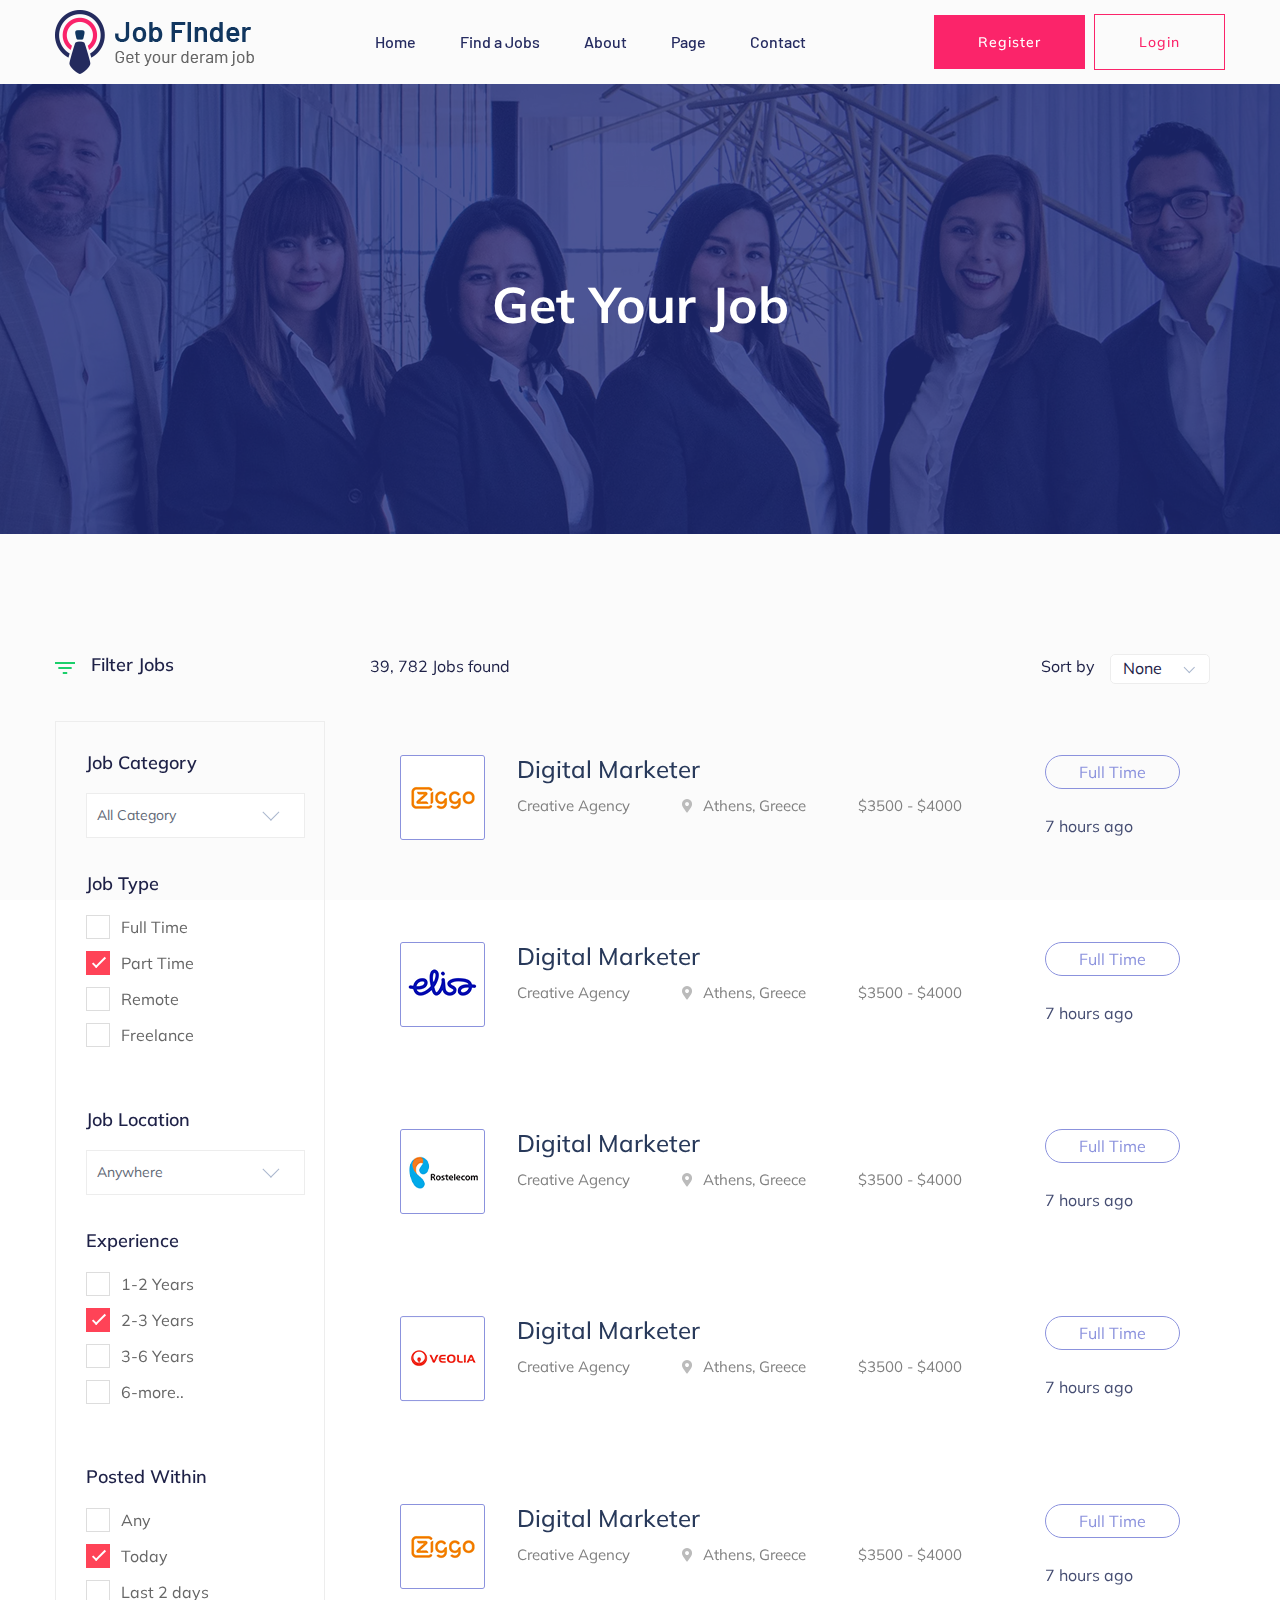
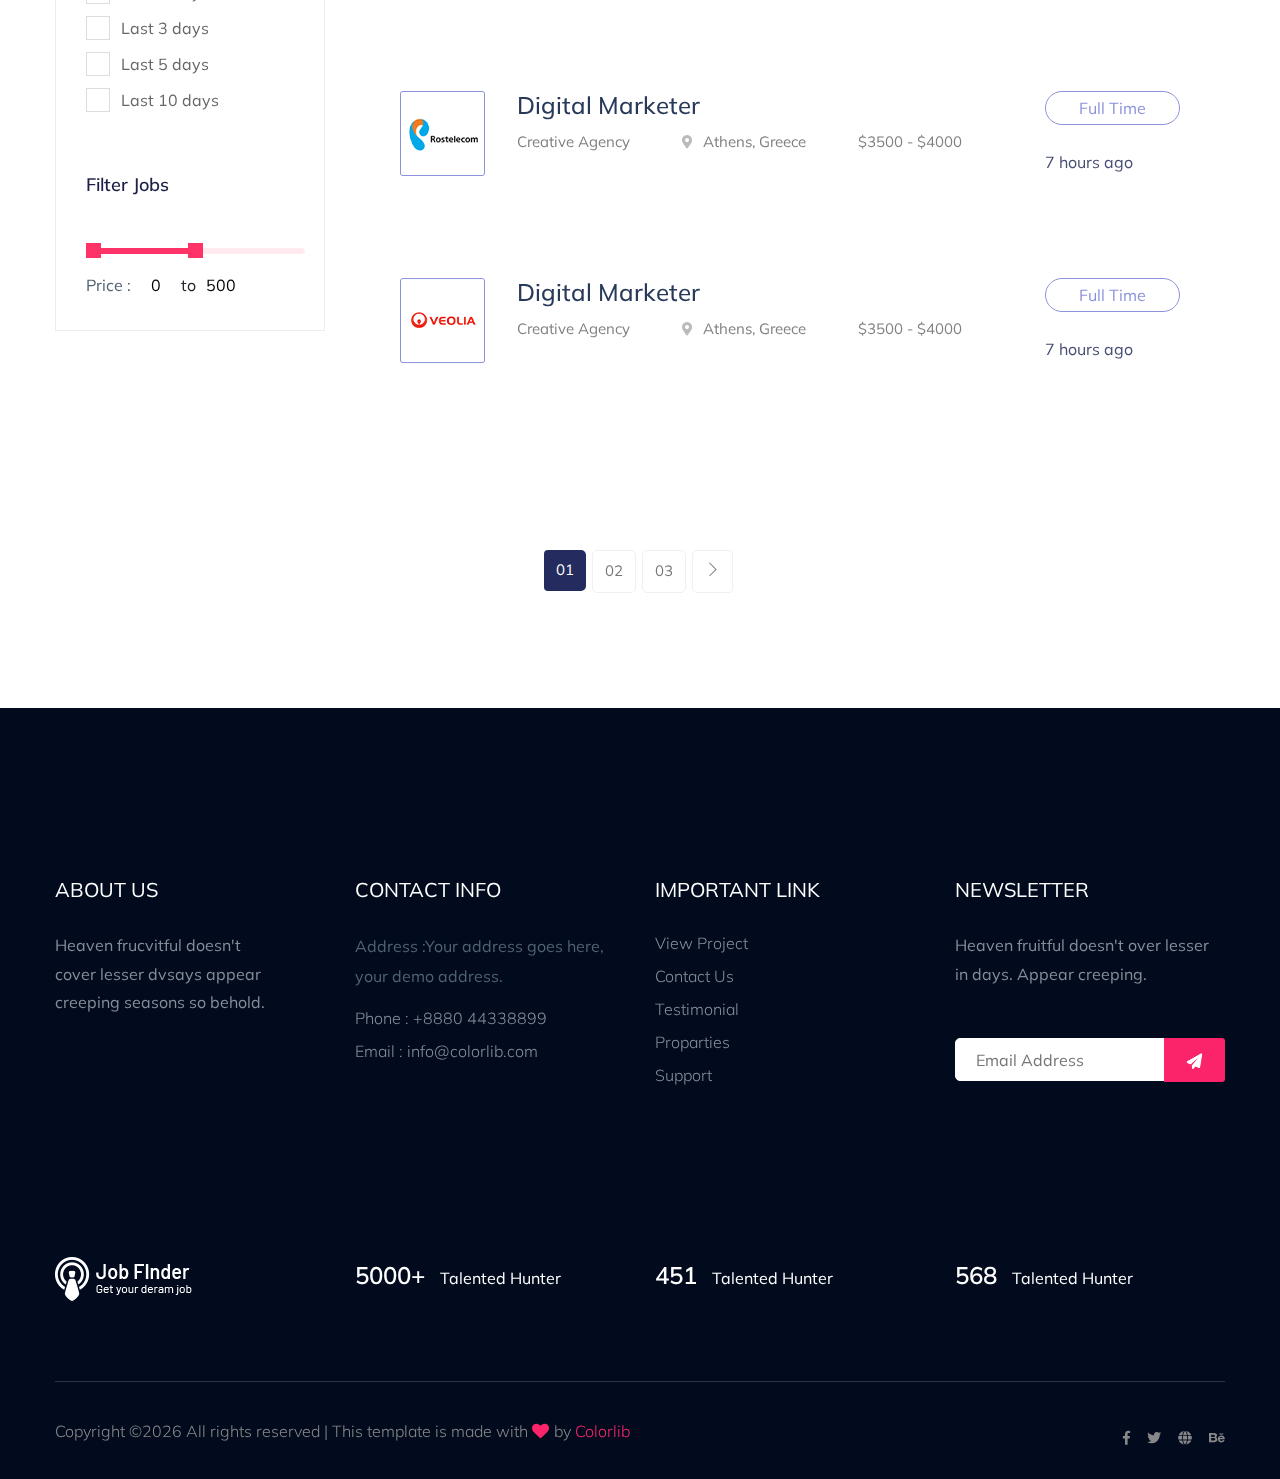
<file: govt_job_listing.html>
<!doctype html>
<html class="no-js" lang="zxx">
    <head>
        <meta charset="utf-8">
        <meta http-equiv="x-ua-compatible" content="ie=edge">
         <title>Job board HTML-5 Template </title>
        <meta name="description" content="">
        <meta name="viewport" content="width=device-width, initial-scale=1">
        <link rel="manifest" href="site.webmanifest">
		<link rel="shortcut icon" type="image/x-icon" href="assets/img/favicon.ico">

		<!-- CSS here -->
            <link rel="stylesheet" href="assets/css/bootstrap.min.css">
            <link rel="stylesheet" href="assets/css/owl.carousel.min.css">
            <link rel="stylesheet" href="assets/css/price_rangs.css">
            <link rel="stylesheet" href="assets/css/flaticon.css">
            <link rel="stylesheet" href="assets/css/slicknav.css">
            <link rel="stylesheet" href="assets/css/animate.min.css">
            <link rel="stylesheet" href="assets/css/magnific-popup.css">
            <link rel="stylesheet" href="assets/css/fontawesome-all.min.css">
            <link rel="stylesheet" href="assets/css/themify-icons.css">
            <link rel="stylesheet" href="assets/css/slick.css">
            <link rel="stylesheet" href="assets/css/nice-select.css">
            <link rel="stylesheet" href="assets/css/style.css">
   </head>

   <body>
    <!-- Preloader Start -->
    <div id="preloader-active">
        <div class="preloader d-flex align-items-center justify-content-center">
            <div class="preloader-inner position-relative">
                <div class="preloader-circle"></div>
                <div class="preloader-img pere-text">
                    <img src="assets/img/logo/logo.png" alt="">
                </div>
            </div>
        </div>
    </div>
    <!-- Preloader Start -->
    <header>
        <!-- Header Start -->
       <div class="header-area header-transparrent">
           <div class="headder-top header-sticky">
                <div class="container">
                    <div class="row align-items-center">
                        <div class="col-lg-3 col-md-2">
                            <!-- Logo -->
                            <div class="logo">
                                <a href="index.html"><img src="assets/img/logo/logo.png" alt=""></a>
                            </div>  
                        </div>
                        <div class="col-lg-9 col-md-9">
                            <div class="menu-wrapper">
                                <!-- Main-menu -->
                                <div class="main-menu">
                                    <nav class="d-none d-lg-block">
                                        <ul id="navigation">
                                            <li><a href="index.html">Home</a></li>
                                            <li><a href="job_listing.html">Find a Jobs </a></li>
                                            <li><a href="about.html">About</a></li>
                                            <li><a href="#">Page</a>
                                                <ul class="submenu">
                                                    <li><a href="blog.html">Blog</a></li>
                                                    <li><a href="single-blog.html">Blog Details</a></li>
                                                    <li><a href="elements.html">Elements</a></li>
                                                    <li><a href="job_details.html">job Details</a></li>
                                                </ul>
                                            </li>
                                            <li><a href="contact.html">Contact</a></li>
                                        </ul>
                                    </nav>
                                </div>          
                                <!-- Header-btn -->
                                <div class="header-btn d-none f-right d-lg-block">
                                    <a href="#" class="btn head-btn1">Register</a>
                                    <a href="#" class="btn head-btn2">Login</a>
                                </div>
                            </div>
                        </div>
                        <!-- Mobile Menu -->
                        <div class="col-12">
                            <div class="mobile_menu d-block d-lg-none"></div>
                        </div>
                    </div>
                </div>
           </div>
       </div>
        <!-- Header End -->
    </header>
    <main>

        <!-- Hero Area Start-->
        <div class="slider-area ">
            <div class="single-slider section-overly slider-height2 d-flex align-items-center" data-background="assets/img/hero/about.jpg">
                <div class="container">
                    <div class="row">
                        <div class="col-xl-12">
                            <div class="hero-cap text-center">
                                <h2>Get your job</h2>
                            </div>
                        </div>
                    </div>
                </div>
            </div>
        </div>
        <!-- Hero Area End -->
        <!-- Job List Area Start -->
        <div class="job-listing-area pt-120 pb-120">
            <div class="container">
                <div class="row">
                    <!-- Left content -->
                    <div class="col-xl-3 col-lg-3 col-md-4">
                        <div class="row">
                            <div class="col-12">
                                    <div class="small-section-tittle2 mb-45">
                                    <div class="ion"> <svg 
                                        xmlns="http://www.w3.org/2000/svg"
                                        xmlns:xlink="http://www.w3.org/1999/xlink"
                                        width="20px" height="12px">
                                    <path fill-rule="evenodd"  fill="rgb(27, 207, 107)"
                                        d="M7.778,12.000 L12.222,12.000 L12.222,10.000 L7.778,10.000 L7.778,12.000 ZM-0.000,-0.000 L-0.000,2.000 L20.000,2.000 L20.000,-0.000 L-0.000,-0.000 ZM3.333,7.000 L16.667,7.000 L16.667,5.000 L3.333,5.000 L3.333,7.000 Z"/>
                                    </svg>
                                    </div>
                                    <h4>Filter Jobs</h4>
                                </div>
                            </div>
                        </div>
                        <!-- Job Category Listing start -->
                        <div class="job-category-listing mb-50">
                            <!-- single one -->
                            <div class="single-listing">
                               <div class="small-section-tittle2">
                                     <h4>Job Category</h4>
                               </div>
                                <!-- Select job items start -->
                                <div class="select-job-items2">
                                    <select name="select">
                                        <option value="">All Category</option>
                                        <option value="">Category 1</option>
                                        <option value="">Category 2</option>
                                        <option value="">Category 3</option>
                                        <option value="">Category 4</option>
                                    </select>
                                </div>
                                <!--  Select job items End-->
                                <!-- select-Categories start -->
                                <div class="select-Categories pt-80 pb-50">
                                    <div class="small-section-tittle2">
                                        <h4>Job Type</h4>
                                    </div>
                                    <label class="container">Full Time
                                        <input type="checkbox" >
                                        <span class="checkmark"></span>
                                    </label>
                                    <label class="container">Part Time
                                        <input type="checkbox" checked="checked active">
                                        <span class="checkmark"></span>
                                    </label>
                                    <label class="container">Remote
                                        <input type="checkbox">
                                        <span class="checkmark"></span>
                                    </label>
                                    <label class="container">Freelance
                                        <input type="checkbox">
                                        <span class="checkmark"></span>
                                    </label>
                                </div>
                                <!-- select-Categories End -->
                            </div>
                            <!-- single two -->
                            <div class="single-listing">
                               <div class="small-section-tittle2">
                                     <h4>Job Location</h4>
                               </div>
                                <!-- Select job items start -->
                                <div class="select-job-items2">
                                    <select name="select">
                                        <option value="">Anywhere</option>
                                        <option value="">Category 1</option>
                                        <option value="">Category 2</option>
                                        <option value="">Category 3</option>
                                        <option value="">Category 4</option>
                                    </select>
                                </div>
                                <!--  Select job items End-->
                                <!-- select-Categories start -->
                                <div class="select-Categories pt-80 pb-50">
                                    <div class="small-section-tittle2">
                                        <h4>Experience</h4>
                                    </div>
                                    <label class="container">1-2 Years
                                        <input type="checkbox" >
                                        <span class="checkmark"></span>
                                    </label>
                                    <label class="container">2-3 Years
                                        <input type="checkbox" checked="checked active">
                                        <span class="checkmark"></span>
                                    </label>
                                    <label class="container">3-6 Years
                                        <input type="checkbox">
                                        <span class="checkmark"></span>
                                    </label>
                                    <label class="container">6-more..
                                        <input type="checkbox">
                                        <span class="checkmark"></span>
                                    </label>
                                </div>
                                <!-- select-Categories End -->
                            </div>
                            <!-- single three -->
                            <div class="single-listing">
                                <!-- select-Categories start -->
                                <div class="select-Categories pb-50">
                                    <div class="small-section-tittle2">
                                        <h4>Posted Within</h4>
                                    </div>
                                    <label class="container">Any
                                        <input type="checkbox" >
                                        <span class="checkmark"></span>
                                    </label>
                                    <label class="container">Today
                                        <input type="checkbox" checked="checked active">
                                        <span class="checkmark"></span>
                                    </label>
                                    <label class="container">Last 2 days
                                        <input type="checkbox">
                                        <span class="checkmark"></span>
                                    </label>
                                    <label class="container">Last 3 days
                                        <input type="checkbox">
                                        <span class="checkmark"></span>
                                    </label>
                                    <label class="container">Last 5 days
                                        <input type="checkbox">
                                        <span class="checkmark"></span>
                                    </label>
                                    <label class="container">Last 10 days
                                        <input type="checkbox">
                                        <span class="checkmark"></span>
                                    </label>
                                </div>
                                <!-- select-Categories End -->
                            </div>
                            <div class="single-listing">
                                <!-- Range Slider Start -->
                                <aside class="left_widgets p_filter_widgets price_rangs_aside sidebar_box_shadow">
                                    <div class="small-section-tittle2">
                                        <h4>Filter Jobs</h4>
                                    </div>
                                    <div class="widgets_inner">
                                        <div class="range_item">
                                            <!-- <div id="slider-range"></div> -->
                                            <input type="text" class="js-range-slider" value="" />
                                            <div class="d-flex align-items-center">
                                                <div class="price_text">
                                                    <p>Price :</p>
                                                </div>
                                                <div class="price_value d-flex justify-content-center">
                                                    <input type="text" class="js-input-from" id="amount" readonly />
                                                    <span>to</span>
                                                    <input type="text" class="js-input-to" id="amount" readonly />
                                                </div>
                                            </div>
                                        </div>
                                    </div>
                                </aside>
                              <!-- Range Slider End -->
                            </div>
                        </div>
                        <!-- Job Category Listing End -->
                    </div>
                    <!-- Right content -->
                    <div class="col-xl-9 col-lg-9 col-md-8">
                        <!-- Featured_job_start -->
                        <section class="featured-job-area">
                            <div class="container">
                                <!-- Count of Job list Start -->
                                <div class="row">
                                    <div class="col-lg-12">
                                        <div class="count-job mb-35">
                                            <span>39, 782 Jobs found</span>
                                            <!-- Select job items start -->
                                            <div class="select-job-items">
                                                <span>Sort by</span>
                                                <select name="select">
                                                    <option value="">None</option>
                                                    <option value="">job list</option>
                                                    <option value="">job list</option>
                                                    <option value="">job list</option>
                                                </select>
                                            </div>
                                            <!--  Select job items End-->
                                        </div>
                                    </div>
                                </div>
                                <!-- Count of Job list End -->
                                <!-- single-job-content -->
                                <div class="single-job-items mb-30">
                                    <div class="job-items">
                                        <div class="company-img">
                                            <a href="#"><img src="assets/img/icon/job-list1.png" alt=""></a>
                                        </div>
                                        <div class="job-tittle job-tittle2">
                                            <a href="#">
                                                <h4>Digital Marketer</h4>
                                            </a>
                                            <ul>
                                                <li>Creative Agency</li>
                                                <li><i class="fas fa-map-marker-alt"></i>Athens, Greece</li>
                                                <li>$3500 - $4000</li>
                                            </ul>
                                        </div>
                                    </div>
                                    <div class="items-link items-link2 f-right">
                                        <a href="job_details.html">Full Time</a>
                                        <span>7 hours ago</span>
                                    </div>
                                </div>
                                <!-- single-job-content -->
                                <div class="single-job-items mb-30">
                                    <div class="job-items">
                                        <div class="company-img">
                                            <a href="#"><img src="assets/img/icon/job-list2.png" alt=""></a>
                                        </div>
                                        <div class="job-tittle job-tittle2">
                                            <a href="#">
                                                <h4>Digital Marketer</h4>
                                            </a>
                                            <ul>
                                                <li>Creative Agency</li>
                                                <li><i class="fas fa-map-marker-alt"></i>Athens, Greece</li>
                                                <li>$3500 - $4000</li>
                                            </ul>
                                        </div>
                                    </div>
                                    <div class="items-link items-link2 f-right">
                                        <a href="job_details.html">Full Time</a>
                                        <span>7 hours ago</span>
                                    </div>
                                </div>
                                <!-- single-job-content -->
                                <div class="single-job-items mb-30">
                                    <div class="job-items">
                                        <div class="company-img">
                                            <a href="#"><img src="assets/img/icon/job-list3.png" alt=""></a>
                                        </div>
                                        <div class="job-tittle job-tittle2">
                                            <a href="#">
                                                <h4>Digital Marketer</h4>
                                            </a>
                                            <ul>
                                                <li>Creative Agency</li>
                                                <li><i class="fas fa-map-marker-alt"></i>Athens, Greece</li>
                                                <li>$3500 - $4000</li>
                                            </ul>
                                        </div>
                                    </div>
                                    <div class="items-link items-link2 f-right">
                                        <a href="job_details.html">Full Time</a>
                                        <span>7 hours ago</span>
                                    </div>
                                </div>
                                <!-- single-job-content -->
                                <div class="single-job-items mb-30">
                                    <div class="job-items">
                                        <div class="company-img">
                                            <a href="#"><img src="assets/img/icon/job-list4.png" alt=""></a>
                                        </div>
                                        <div class="job-tittle job-tittle2">
                                            <a href="#">
                                                <h4>Digital Marketer</h4>
                                            </a>
                                            <ul>
                                                <li>Creative Agency</li>
                                                <li><i class="fas fa-map-marker-alt"></i>Athens, Greece</li>
                                                <li>$3500 - $4000</li>
                                            </ul>
                                        </div>
                                    </div>
                                    <div class="items-link items-link2 f-right">
                                        <a href="job_details.html">Full Time</a>
                                        <span>7 hours ago</span>
                                    </div>
                                </div>
                                <!-- single-job-content -->
                                <div class="single-job-items mb-30">
                                    <div class="job-items">
                                        <div class="company-img">
                                            <a href="#"><img src="assets/img/icon/job-list1.png" alt=""></a>
                                        </div>
                                        <div class="job-tittle job-tittle2">
                                            <a href="#">
                                                <h4>Digital Marketer</h4>
                                            </a>
                                            <ul>
                                                <li>Creative Agency</li>
                                                <li><i class="fas fa-map-marker-alt"></i>Athens, Greece</li>
                                                <li>$3500 - $4000</li>
                                            </ul>
                                        </div>
                                    </div>
                                    <div class="items-link items-link2 f-right">
                                        <a href="job_details.html">Full Time</a>
                                        <span>7 hours ago</span>
                                    </div>
                                </div>
                                <!-- single-job-content -->
                                <div class="single-job-items mb-30">
                                    <div class="job-items">
                                        <div class="company-img">
                                            <a href="#"><img src="assets/img/icon/job-list3.png" alt=""></a>
                                        </div>
                                        <div class="job-tittle job-tittle2">
                                            <a href="#">
                                                <h4>Digital Marketer</h4>
                                            </a>
                                            <ul>
                                                <li>Creative Agency</li>
                                                <li><i class="fas fa-map-marker-alt"></i>Athens, Greece</li>
                                                <li>$3500 - $4000</li>
                                            </ul>
                                        </div>
                                    </div>
                                    <div class="items-link items-link2 f-right">
                                        <a href="job_details.html">Full Time</a>
                                        <span>7 hours ago</span>
                                    </div>
                                </div>
                                <!-- single-job-content -->
                                <div class="single-job-items mb-30">
                                    <div class="job-items">
                                        <div class="company-img">
                                            <a href="#"><img src="assets/img/icon/job-list4.png" alt=""></a>
                                        </div>
                                        <div class="job-tittle job-tittle2">
                                            <a href="#">
                                                <h4>Digital Marketer</h4>
                                            </a>
                                            <ul>
                                                <li>Creative Agency</li>
                                                <li><i class="fas fa-map-marker-alt"></i>Athens, Greece</li>
                                                <li>$3500 - $4000</li>
                                            </ul>
                                        </div>
                                    </div>
                                    <div class="items-link items-link2 f-right">
                                        <a href="job_details.html">Full Time</a>
                                        <span>7 hours ago</span>
                                    </div>
                                </div>
                            </div>
                        </section>
                        <!-- Featured_job_end -->
                    </div>
                </div>
            </div>
        </div>
        <!-- Job List Area End -->
        <!--Pagination Start  -->
        <div class="pagination-area pb-115 text-center">
            <div class="container">
                <div class="row">
                    <div class="col-xl-12">
                        <div class="single-wrap d-flex justify-content-center">
                            <nav aria-label="Page navigation example">
                                <ul class="pagination justify-content-start">
                                    <li class="page-item active"><a class="page-link" href="#">01</a></li>
                                    <li class="page-item"><a class="page-link" href="#">02</a></li>
                                    <li class="page-item"><a class="page-link" href="#">03</a></li>
                                <li class="page-item"><a class="page-link" href="#"><span class="ti-angle-right"></span></a></li>
                                </ul>
                            </nav>
                        </div>
                    </div>
                </div>
            </div>
        </div>
        <!--Pagination End  -->
        
    </main>
    <footer>
        <!-- Footer Start-->
        <div class="footer-area footer-bg footer-padding">
            <div class="container">
                <div class="row d-flex justify-content-between">
                    <div class="col-xl-3 col-lg-3 col-md-4 col-sm-6">
                       <div class="single-footer-caption mb-50">
                         <div class="single-footer-caption mb-30">
                             <div class="footer-tittle">
                                 <h4>About Us</h4>
                                 <div class="footer-pera">
                                     <p>Heaven frucvitful doesn't cover lesser dvsays appear creeping seasons so behold.</p>
                                </div>
                             </div>
                         </div>

                       </div>
                    </div>
                    <div class="col-xl-3 col-lg-3 col-md-4 col-sm-5">
                        <div class="single-footer-caption mb-50">
                            <div class="footer-tittle">
                                <h4>Contact Info</h4>
                                <ul>
                                    <li>
                                    <p>Address :Your address goes
                                        here, your demo address.</p>
                                    </li>
                                    <li><a href="#">Phone : +8880 44338899</a></li>
                                    <li><a href="#">Email : info@colorlib.com</a></li>
                                </ul>
                            </div>

                        </div>
                    </div>
                    <div class="col-xl-3 col-lg-3 col-md-4 col-sm-5">
                        <div class="single-footer-caption mb-50">
                            <div class="footer-tittle">
                                <h4>Important Link</h4>
                                <ul>
                                    <li><a href="#"> View Project</a></li>
                                    <li><a href="#">Contact Us</a></li>
                                    <li><a href="#">Testimonial</a></li>
                                    <li><a href="#">Proparties</a></li>
                                    <li><a href="#">Support</a></li>
                                </ul>
                            </div>
                        </div>
                    </div>
                    <div class="col-xl-3 col-lg-3 col-md-4 col-sm-5">
                        <div class="single-footer-caption mb-50">
                            <div class="footer-tittle">
                                <h4>Newsletter</h4>
                                <div class="footer-pera footer-pera2">
                                 <p>Heaven fruitful doesn't over lesser in days. Appear creeping.</p>
                             </div>
                             <!-- Form -->
                             <div class="footer-form" >
                                 <div id="mc_embed_signup">
                                     <form target="_blank" action="https://spondonit.us12.list-manage.com/subscribe/post?u=1462626880ade1ac87bd9c93a&amp;id=92a4423d01"
                                     method="get" class="subscribe_form relative mail_part">
                                         <input type="email" name="email" id="newsletter-form-email" placeholder="Email Address"
                                         class="placeholder hide-on-focus" onfocus="this.placeholder = ''"
                                         onblur="this.placeholder = ' Email Address '">
                                         <div class="form-icon">
                                             <button type="submit" name="submit" id="newsletter-submit"
                                             class="email_icon newsletter-submit button-contactForm"><img src="assets/img/icon/form.png" alt=""></button>
                                         </div>
                                         <div class="mt-10 info"></div>
                                     </form>
                                 </div>
                             </div>
                            </div>
                        </div>
                    </div>
                </div>
               <!--  -->
               <div class="row footer-wejed justify-content-between">
                       <div class="col-xl-3 col-lg-3 col-md-4 col-sm-6">
                          <!-- logo -->
                          <div class="footer-logo mb-20">
                            <a href="index.html"><img src="assets/img/logo/logo2_footer.png" alt=""></a>
                          </div>
                       </div>
                       <div class="col-xl-3 col-lg-3 col-md-4 col-sm-5">
                        <div class="footer-tittle-bottom">
                            <span>5000+</span>
                            <p>Talented Hunter</p>
                        </div>
                       </div>
                       <div class="col-xl-3 col-lg-3 col-md-4 col-sm-5">
                            <div class="footer-tittle-bottom">
                                <span>451</span>
                                <p>Talented Hunter</p>
                            </div>
                       </div>
                       <div class="col-xl-3 col-lg-3 col-md-4 col-sm-5">
                            <!-- Footer Bottom Tittle -->
                            <div class="footer-tittle-bottom">
                                <span>568</span>
                                <p>Talented Hunter</p>
                            </div>
                       </div>
               </div>
            </div>
        </div>
        <!-- footer-bottom area -->
        <div class="footer-bottom-area footer-bg">
            <div class="container">
                <div class="footer-border">
                     <div class="row d-flex justify-content-between align-items-center">
                         <div class="col-xl-10 col-lg-10 ">
                             <div class="footer-copy-right">
                                 <p><!-- Link back to Colorlib can't be removed. Template is licensed under CC BY 3.0. -->
  Copyright &copy;<script>document.write(new Date().getFullYear());</script> All rights reserved | This template is made with <i class="fa fa-heart" aria-hidden="true"></i> by <a href="https://colorlib.com" target="_blank">Colorlib</a>
  <!-- Link back to Colorlib can't be removed. Template is licensed under CC BY 3.0. --></p>
                             </div>
                         </div>
                         <div class="col-xl-2 col-lg-2">
                             <div class="footer-social f-right">
                                 <a href="#"><i class="fab fa-facebook-f"></i></a>
                                 <a href="#"><i class="fab fa-twitter"></i></a>
                                 <a href="#"><i class="fas fa-globe"></i></a>
                                 <a href="#"><i class="fab fa-behance"></i></a>
                             </div>
                         </div>
                     </div>
                </div>
            </div>
        </div>
        <!-- Footer End-->
    </footer>

	<!-- JS here -->
	
		<!-- All JS Custom Plugins Link Here here -->
        <script src="./assets/js/vendor/modernizr-3.5.0.min.js"></script>
		<!-- Jquery, Popper, Bootstrap -->
		<script src="./assets/js/vendor/jquery-1.12.4.min.js"></script>
        <script src="./assets/js/popper.min.js"></script>
        <script src="./assets/js/bootstrap.min.js"></script>
	    <!-- Jquery Mobile Menu -->
        <script src="./assets/js/jquery.slicknav.min.js"></script>

		<!-- Jquery Slick , Owl-Carousel Range -->
        <script src="./assets/js/owl.carousel.min.js"></script>
        <script src="./assets/js/slick.min.js"></script>
        <script src="./assets/js/price_rangs.js"></script>
		<!-- One Page, Animated-HeadLin -->
        <script src="./assets/js/wow.min.js"></script>
		<script src="./assets/js/animated.headline.js"></script>
        <script src="./assets/js/jquery.magnific-popup.js"></script>

		<!-- Scrollup, nice-select, sticky -->
        <script src="./assets/js/jquery.scrollUp.min.js"></script>
        <script src="./assets/js/jquery.nice-select.min.js"></script>
		<script src="./assets/js/jquery.sticky.js"></script>
        
        <!-- contact js -->
        <script src="./assets/js/contact.js"></script>
        <script src="./assets/js/jquery.form.js"></script>
        <script src="./assets/js/jquery.validate.min.js"></script>
        <script src="./assets/js/mail-script.js"></script>
        <script src="./assets/js/jquery.ajaxchimp.min.js"></script>
        
		<!-- Jquery Plugins, main Jquery -->	
        <script src="./assets/js/plugins.js"></script>
        <script src="./assets/js/main.js"></script>
        
    </body>
</html>
</file>
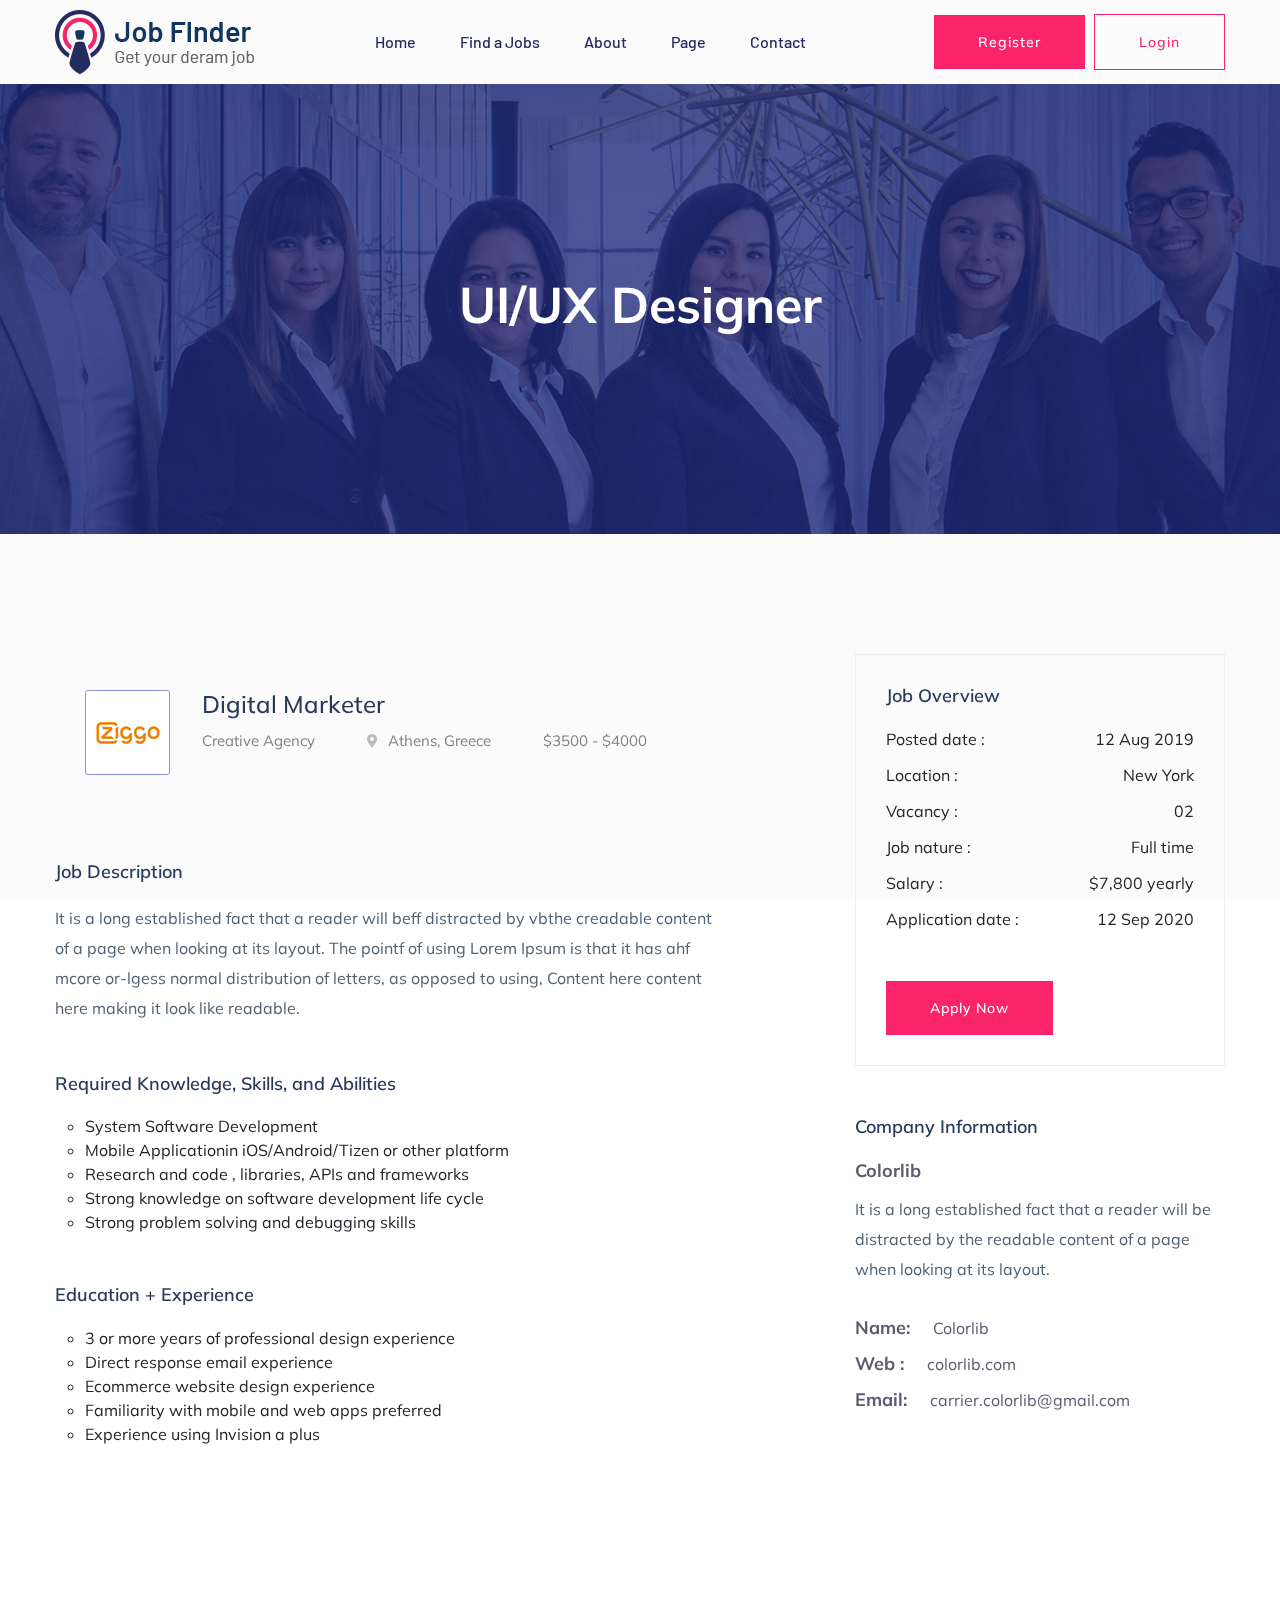
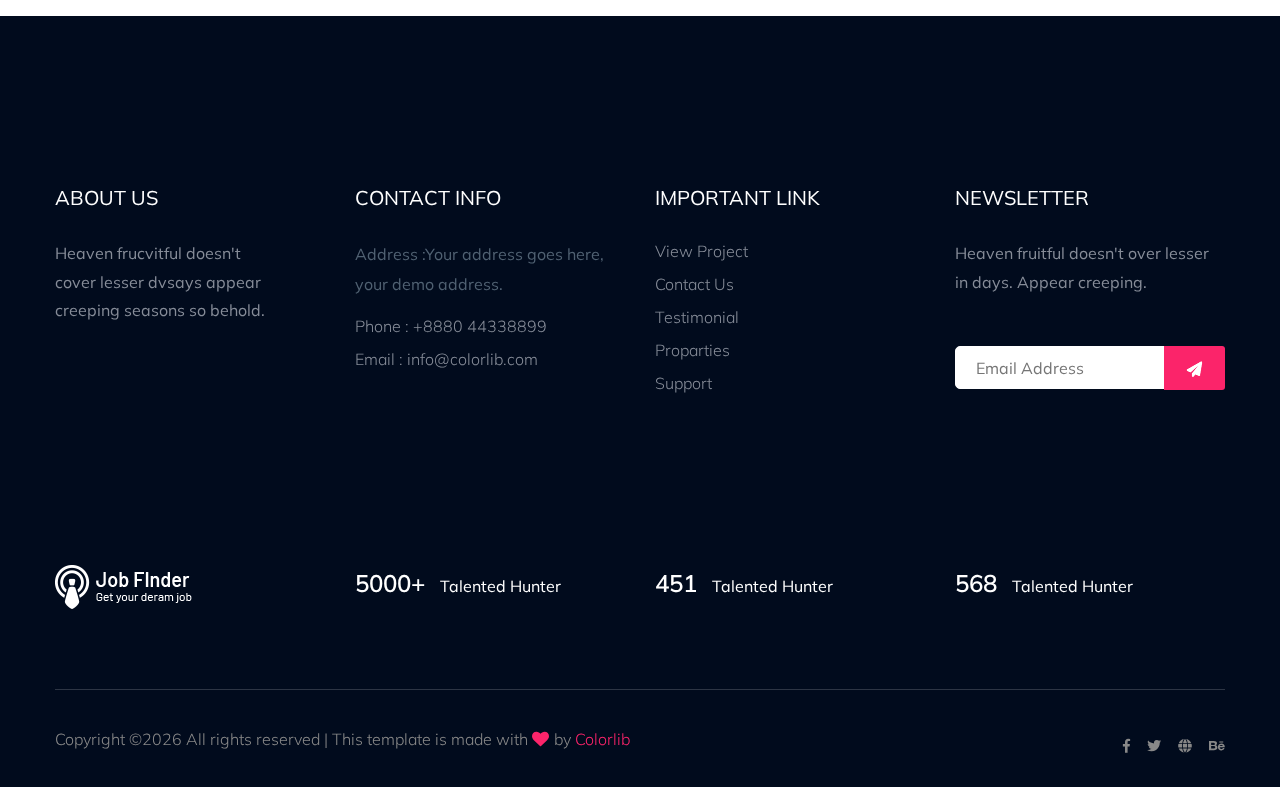
<file: job_details.html>
<!doctype html>
<html class="no-js" lang="zxx">
    <head>
        <meta charset="utf-8">
        <meta http-equiv="x-ua-compatible" content="ie=edge">
         <title>Job board HTML-5 Template </title>
        <meta name="description" content="">
        <meta name="viewport" content="width=device-width, initial-scale=1">
        <link rel="manifest" href="site.webmanifest">
		<link rel="shortcut icon" type="image/x-icon" href="assets/img/favicon.ico">

		<!-- CSS here -->
            <link rel="stylesheet" href="assets/css/bootstrap.min.css">
            <link rel="stylesheet" href="assets/css/owl.carousel.min.css">
            <link rel="stylesheet" href="assets/css/flaticon.css">
            <link rel="stylesheet" href="assets/css/slicknav.css">
            <link rel="stylesheet" href="assets/css/price_rangs.css">
            <link rel="stylesheet" href="assets/css/animate.min.css">
            <link rel="stylesheet" href="assets/css/magnific-popup.css">
            <link rel="stylesheet" href="assets/css/fontawesome-all.min.css">
            <link rel="stylesheet" href="assets/css/themify-icons.css">
            <link rel="stylesheet" href="assets/css/slick.css">
            <link rel="stylesheet" href="assets/css/nice-select.css">
            <link rel="stylesheet" href="assets/css/style.css">
   </head>

   <body>
    <!-- Preloader Start -->
    <div id="preloader-active">
        <div class="preloader d-flex align-items-center justify-content-center">
            <div class="preloader-inner position-relative">
                <div class="preloader-circle"></div>
                <div class="preloader-img pere-text">
                    <img src="assets/img/logo/logo.png" alt="">
                </div>
            </div>
        </div>
    </div>
    <!-- Preloader Start -->
    <header>
        <!-- Header Start -->
       <div class="header-area header-transparrent">
           <div class="headder-top header-sticky">
                <div class="container">
                    <div class="row align-items-center">
                        <div class="col-lg-3 col-md-2">
                            <!-- Logo -->
                            <div class="logo">
                                <a href="index.html"><img src="assets/img/logo/logo.png" alt=""></a>
                            </div>  
                        </div>
                        <div class="col-lg-9 col-md-9">
                            <div class="menu-wrapper">
                                <!-- Main-menu -->
                                <div class="main-menu">
                                    <nav class="d-none d-lg-block">
                                        <ul id="navigation">
                                            <li><a href="index.html">Home</a></li>
                                            <li><a href="job_listing.html">Find a Jobs </a></li>
                                            <li><a href="about.html">About</a></li>
                                            <li><a href="#">Page</a>
                                                <ul class="submenu">
                                                    <li><a href="blog.html">Blog</a></li>
                                                    <li><a href="single-blog.html">Blog Details</a></li>
                                                    <li><a href="elements.html">Elements</a></li>
                                                    <li><a href="job_details.html">job Details</a></li>
                                                </ul>
                                            </li>
                                            <li><a href="contact.html">Contact</a></li>
                                        </ul>
                                    </nav>
                                </div>          
                                <!-- Header-btn -->
                                <div class="header-btn d-none f-right d-lg-block">
                                    <a href="#" class="btn head-btn1">Register</a>
                                    <a href="#" class="btn head-btn2">Login</a>
                                </div>
                            </div>
                        </div>
                        <!-- Mobile Menu -->
                        <div class="col-12">
                            <div class="mobile_menu d-block d-lg-none"></div>
                        </div>
                    </div>
                </div>
           </div>
       </div>
        <!-- Header End -->
    </header>
    <main>

        <!-- Hero Area Start-->
        <div class="slider-area ">
        <div class="single-slider section-overly slider-height2 d-flex align-items-center" data-background="assets/img/hero/about.jpg">
            <div class="container">
                <div class="row">
                    <div class="col-xl-12">
                        <div class="hero-cap text-center">
                            <h2>UI/UX Designer</h2>
                        </div>
                    </div>
                </div>
            </div>
        </div>
        </div>
        <!-- Hero Area End -->
        <!-- job post company Start -->
        <div class="job-post-company pt-120 pb-120">
            <div class="container">
                <div class="row justify-content-between">
                    <!-- Left Content -->
                    <div class="col-xl-7 col-lg-8">
                        <!-- job single -->
                        <div class="single-job-items mb-50">
                            <div class="job-items">
                                <div class="company-img company-img-details">
                                    <a href="#"><img src="assets/img/icon/job-list1.png" alt=""></a>
                                </div>
                                <div class="job-tittle">
                                    <a href="#">
                                        <h4>Digital Marketer</h4>
                                    </a>
                                    <ul>
                                        <li>Creative Agency</li>
                                        <li><i class="fas fa-map-marker-alt"></i>Athens, Greece</li>
                                        <li>$3500 - $4000</li>
                                    </ul>
                                </div>
                            </div>
                        </div>
                          <!-- job single End -->
                       
                        <div class="job-post-details">
                            <div class="post-details1 mb-50">
                                <!-- Small Section Tittle -->
                                <div class="small-section-tittle">
                                    <h4>Job Description</h4>
                                </div>
                                <p>It is a long established fact that a reader will beff distracted by vbthe creadable content of a page when looking at its layout. The pointf of using Lorem Ipsum is that it has ahf mcore or-lgess normal distribution of letters, as opposed to using, Content here content here making it look like readable.</p>
                            </div>
                            <div class="post-details2  mb-50">
                                 <!-- Small Section Tittle -->
                                <div class="small-section-tittle">
                                    <h4>Required Knowledge, Skills, and Abilities</h4>
                                </div>
                               <ul>
                                   <li>System Software Development</li>
                                   <li>Mobile Applicationin iOS/Android/Tizen or other platform</li>
                                   <li>Research and code , libraries, APIs and frameworks</li>
                                   <li>Strong knowledge on software development life cycle</li>
                                   <li>Strong problem solving and debugging skills</li>
                               </ul>
                            </div>
                            <div class="post-details2  mb-50">
                                 <!-- Small Section Tittle -->
                                <div class="small-section-tittle">
                                    <h4>Education + Experience</h4>
                                </div>
                               <ul>
                                   <li>3 or more years of professional design experience</li>
                                   <li>Direct response email experience</li>
                                   <li>Ecommerce website design experience</li>
                                   <li>Familiarity with mobile and web apps preferred</li>
                                   <li>Experience using Invision a plus</li>
                               </ul>
                            </div>
                        </div>

                    </div>
                    <!-- Right Content -->
                    <div class="col-xl-4 col-lg-4">
                        <div class="post-details3  mb-50">
                            <!-- Small Section Tittle -->
                           <div class="small-section-tittle">
                               <h4>Job Overview</h4>
                           </div>
                          <ul>
                              <li>Posted date : <span>12 Aug 2019</span></li>
                              <li>Location : <span>New York</span></li>
                              <li>Vacancy : <span>02</span></li>
                              <li>Job nature : <span>Full time</span></li>
                              <li>Salary :  <span>$7,800 yearly</span></li>
                              <li>Application date : <span>12 Sep 2020</span></li>
                          </ul>
                         <div class="apply-btn2">
                            <a href="#" class="btn">Apply Now</a>
                         </div>
                       </div>
                        <div class="post-details4  mb-50">
                            <!-- Small Section Tittle -->
                           <div class="small-section-tittle">
                               <h4>Company Information</h4>
                           </div>
                              <span>Colorlib</span>
                              <p>It is a long established fact that a reader will be distracted by the readable content of a page when looking at its layout.</p>
                            <ul>
                                <li>Name: <span>Colorlib </span></li>
                                <li>Web : <span> colorlib.com</span></li>
                                <li>Email: <span>carrier.colorlib@gmail.com</span></li>
                            </ul>
                       </div>
                    </div>
                </div>
            </div>
        </div>
        <!-- job post company End -->

    </main>
    <footer>
        <!-- Footer Start-->
        <div class="footer-area footer-bg footer-padding">
            <div class="container">
                <div class="row d-flex justify-content-between">
                    <div class="col-xl-3 col-lg-3 col-md-4 col-sm-6">
                       <div class="single-footer-caption mb-50">
                         <div class="single-footer-caption mb-30">
                             <div class="footer-tittle">
                                 <h4>About Us</h4>
                                 <div class="footer-pera">
                                     <p>Heaven frucvitful doesn't cover lesser dvsays appear creeping seasons so behold.</p>
                                </div>
                             </div>
                         </div>

                       </div>
                    </div>
                    <div class="col-xl-3 col-lg-3 col-md-4 col-sm-5">
                        <div class="single-footer-caption mb-50">
                            <div class="footer-tittle">
                                <h4>Contact Info</h4>
                                <ul>
                                    <li>
                                    <p>Address :Your address goes
                                        here, your demo address.</p>
                                    </li>
                                    <li><a href="#">Phone : +8880 44338899</a></li>
                                    <li><a href="#">Email : info@colorlib.com</a></li>
                                </ul>
                            </div>

                        </div>
                    </div>
                    <div class="col-xl-3 col-lg-3 col-md-4 col-sm-5">
                        <div class="single-footer-caption mb-50">
                            <div class="footer-tittle">
                                <h4>Important Link</h4>
                                <ul>
                                    <li><a href="#"> View Project</a></li>
                                    <li><a href="#">Contact Us</a></li>
                                    <li><a href="#">Testimonial</a></li>
                                    <li><a href="#">Proparties</a></li>
                                    <li><a href="#">Support</a></li>
                                </ul>
                            </div>
                        </div>
                    </div>
                    <div class="col-xl-3 col-lg-3 col-md-4 col-sm-5">
                        <div class="single-footer-caption mb-50">
                            <div class="footer-tittle">
                                <h4>Newsletter</h4>
                                <div class="footer-pera footer-pera2">
                                 <p>Heaven fruitful doesn't over lesser in days. Appear creeping.</p>
                             </div>
                             <!-- Form -->
                             <div class="footer-form" >
                                 <div id="mc_embed_signup">
                                     <form target="_blank" action="https://spondonit.us12.list-manage.com/subscribe/post?u=1462626880ade1ac87bd9c93a&amp;id=92a4423d01"
                                     method="get" class="subscribe_form relative mail_part">
                                         <input type="email" name="email" id="newsletter-form-email" placeholder="Email Address"
                                         class="placeholder hide-on-focus" onfocus="this.placeholder = ''"
                                         onblur="this.placeholder = ' Email Address '">
                                         <div class="form-icon">
                                             <button type="submit" name="submit" id="newsletter-submit"
                                             class="email_icon newsletter-submit button-contactForm"><img src="assets/img/icon/form.png" alt=""></button>
                                         </div>
                                         <div class="mt-10 info"></div>
                                     </form>
                                 </div>
                             </div>
                            </div>
                        </div>
                    </div>
                </div>
               <!--  -->
               <div class="row footer-wejed justify-content-between">
                       <div class="col-xl-3 col-lg-3 col-md-4 col-sm-6">
                          <!-- logo -->
                          <div class="footer-logo mb-20">
                            <a href="index.html"><img src="assets/img/logo/logo2_footer.png" alt=""></a>
                          </div>
                       </div>
                       <div class="col-xl-3 col-lg-3 col-md-4 col-sm-5">
                        <div class="footer-tittle-bottom">
                            <span>5000+</span>
                            <p>Talented Hunter</p>
                        </div>
                       </div>
                       <div class="col-xl-3 col-lg-3 col-md-4 col-sm-5">
                            <div class="footer-tittle-bottom">
                                <span>451</span>
                                <p>Talented Hunter</p>
                            </div>
                       </div>
                       <div class="col-xl-3 col-lg-3 col-md-4 col-sm-5">
                            <!-- Footer Bottom Tittle -->
                            <div class="footer-tittle-bottom">
                                <span>568</span>
                                <p>Talented Hunter</p>
                            </div>
                       </div>
               </div>
            </div>
        </div>
        <!-- footer-bottom area -->
        <div class="footer-bottom-area footer-bg">
            <div class="container">
                <div class="footer-border">
                     <div class="row d-flex justify-content-between align-items-center">
                         <div class="col-xl-10 col-lg-10 ">
                             <div class="footer-copy-right">
                                 <p><!-- Link back to Colorlib can't be removed. Template is licensed under CC BY 3.0. -->
  Copyright &copy;<script>document.write(new Date().getFullYear());</script> All rights reserved | This template is made with <i class="fa fa-heart" aria-hidden="true"></i> by <a href="https://colorlib.com" target="_blank">Colorlib</a>
  <!-- Link back to Colorlib can't be removed. Template is licensed under CC BY 3.0. --></p>
                             </div>
                         </div>
                         <div class="col-xl-2 col-lg-2">
                             <div class="footer-social f-right">
                                 <a href="#"><i class="fab fa-facebook-f"></i></a>
                                 <a href="#"><i class="fab fa-twitter"></i></a>
                                 <a href="#"><i class="fas fa-globe"></i></a>
                                 <a href="#"><i class="fab fa-behance"></i></a>
                             </div>
                         </div>
                     </div>
                </div>
            </div>
        </div>
        <!-- Footer End-->
    </footer>

	<!-- JS here -->
	
		<!-- All JS Custom Plugins Link Here here -->
        <script src="./assets/js/vendor/modernizr-3.5.0.min.js"></script>
		<!-- Jquery, Popper, Bootstrap -->
		<script src="./assets/js/vendor/jquery-1.12.4.min.js"></script>
        <script src="./assets/js/popper.min.js"></script>
        <script src="./assets/js/bootstrap.min.js"></script>
	    <!-- Jquery Mobile Menu -->
        <script src="./assets/js/jquery.slicknav.min.js"></script>

		<!-- Jquery Slick , Owl-Carousel Plugins -->
        <script src="./assets/js/owl.carousel.min.js"></script>
        <script src="./assets/js/slick.min.js"></script>
        <script src="./assets/js/price_rangs.js"></script>
        
		<!-- One Page, Animated-HeadLin -->
        <script src="./assets/js/wow.min.js"></script>
		<script src="./assets/js/animated.headline.js"></script>
        <script src="./assets/js/jquery.magnific-popup.js"></script>

		<!-- Scrollup, nice-select, sticky -->
        <script src="./assets/js/jquery.scrollUp.min.js"></script>
        <script src="./assets/js/jquery.nice-select.min.js"></script>
		<script src="./assets/js/jquery.sticky.js"></script>
        
        <!-- contact js -->
        <script src="./assets/js/contact.js"></script>
        <script src="./assets/js/jquery.form.js"></script>
        <script src="./assets/js/jquery.validate.min.js"></script>
        <script src="./assets/js/mail-script.js"></script>
        <script src="./assets/js/jquery.ajaxchimp.min.js"></script>
        
		<!-- Jquery Plugins, main Jquery -->	
        <script src="./assets/js/plugins.js"></script>
        <script src="./assets/js/main.js"></script>
        
    </body>
</html>
</file>
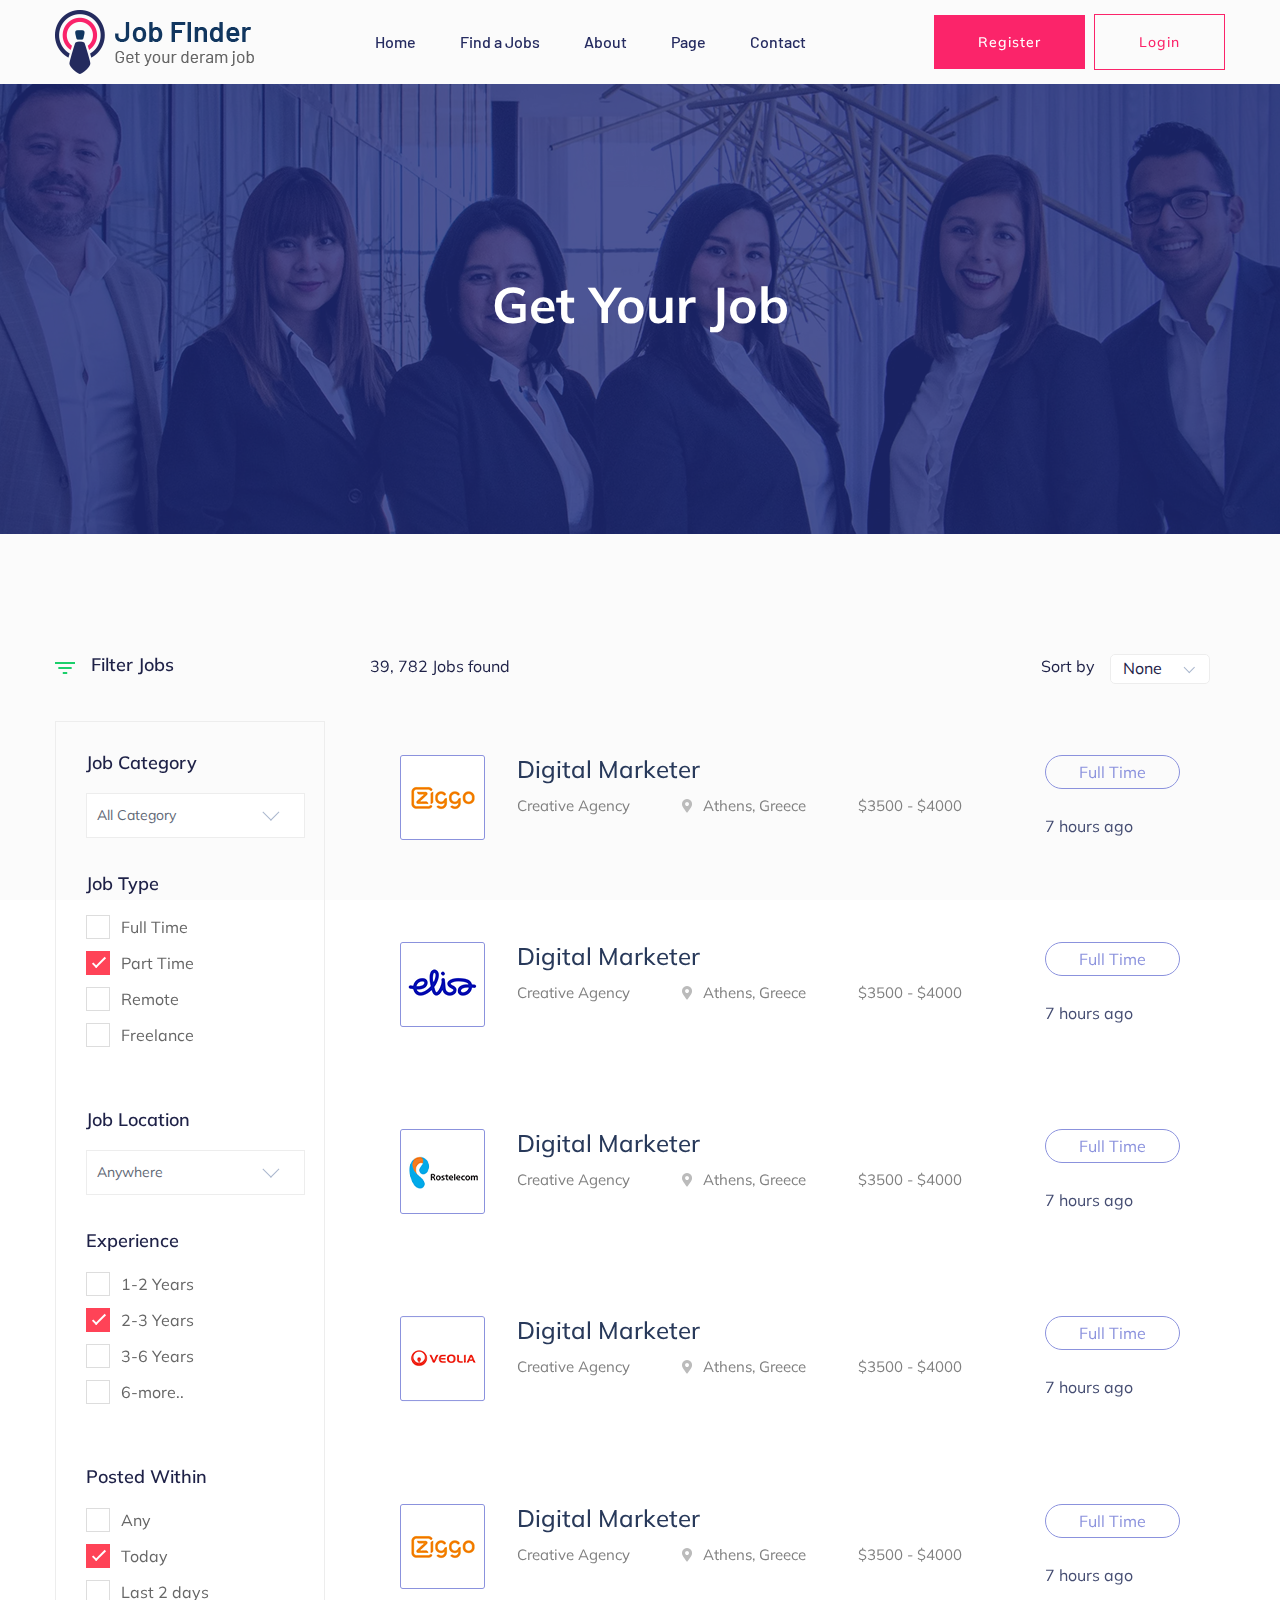
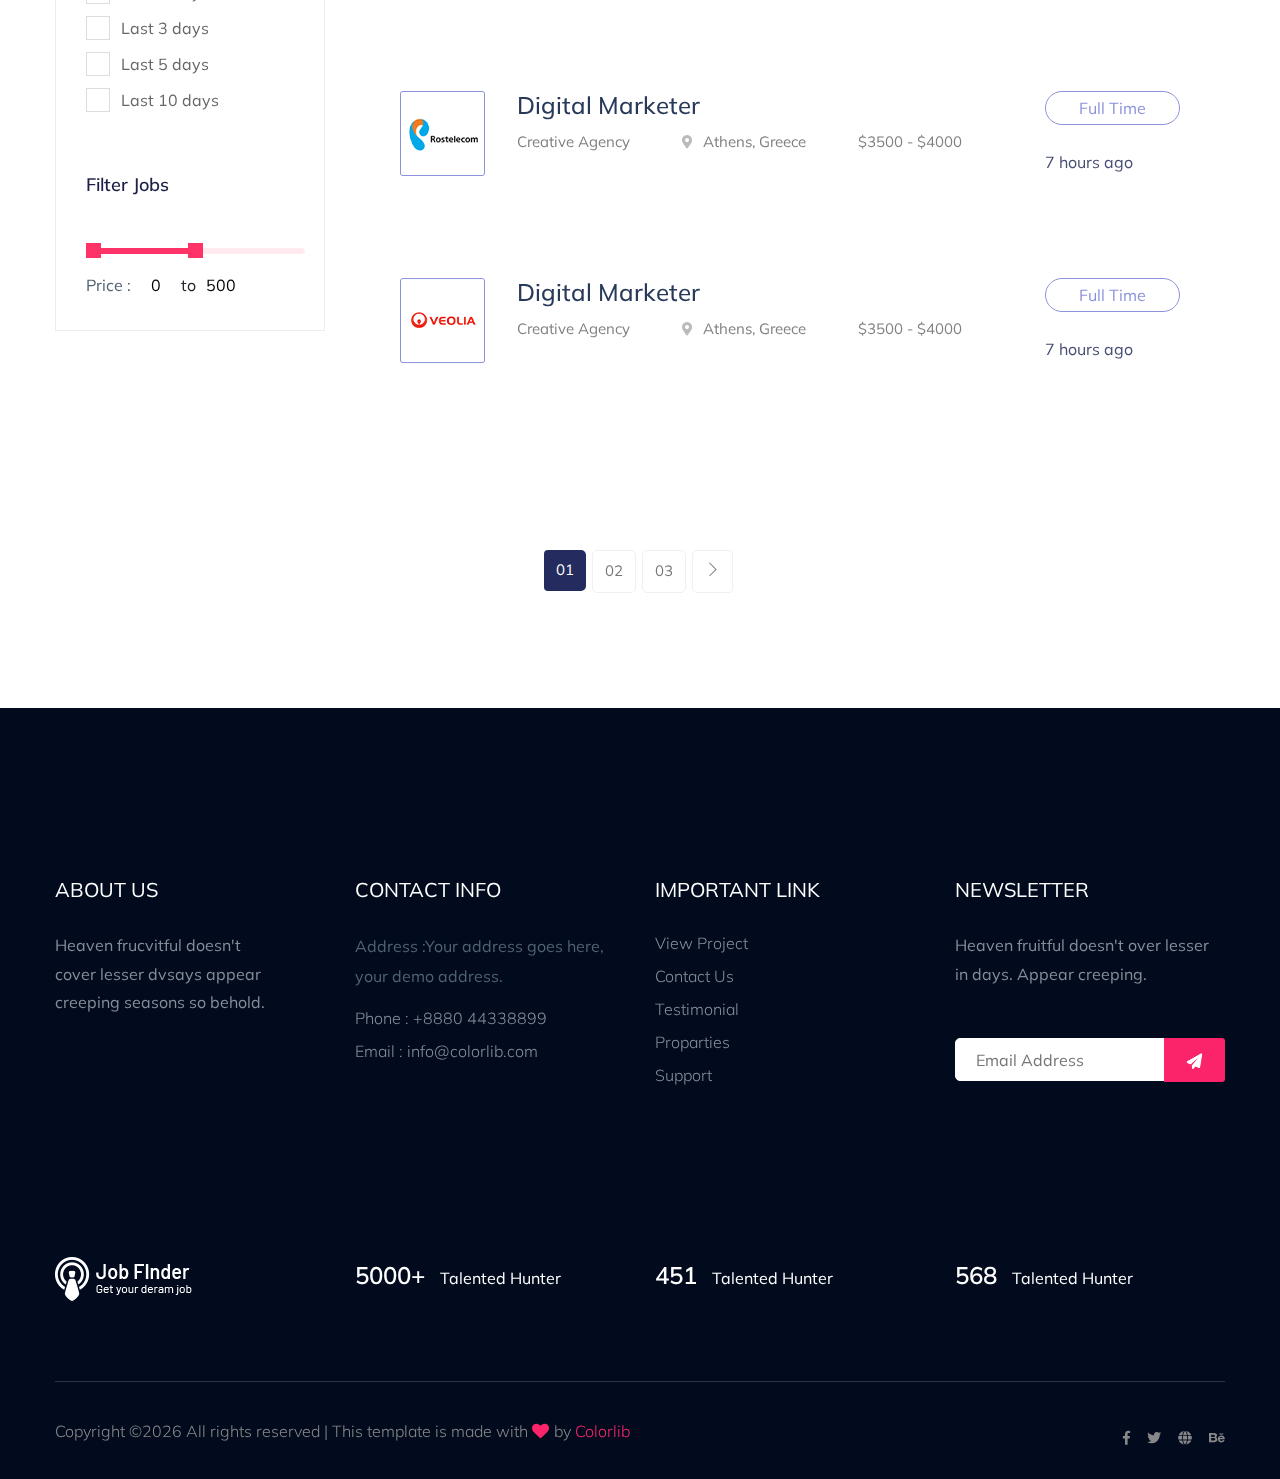
<file: job_listing.html>
<!doctype html>
<html class="no-js" lang="zxx">
    <head>
        <meta charset="utf-8">
        <meta http-equiv="x-ua-compatible" content="ie=edge">
         <title>Job board HTML-5 Template </title>
        <meta name="description" content="">
        <meta name="viewport" content="width=device-width, initial-scale=1">
        <link rel="manifest" href="site.webmanifest">
		<link rel="shortcut icon" type="image/x-icon" href="assets/img/favicon.ico">

		<!-- CSS here -->
            <link rel="stylesheet" href="assets/css/bootstrap.min.css">
            <link rel="stylesheet" href="assets/css/owl.carousel.min.css">
            <link rel="stylesheet" href="assets/css/price_rangs.css">
            <link rel="stylesheet" href="assets/css/flaticon.css">
            <link rel="stylesheet" href="assets/css/slicknav.css">
            <link rel="stylesheet" href="assets/css/animate.min.css">
            <link rel="stylesheet" href="assets/css/magnific-popup.css">
            <link rel="stylesheet" href="assets/css/fontawesome-all.min.css">
            <link rel="stylesheet" href="assets/css/themify-icons.css">
            <link rel="stylesheet" href="assets/css/slick.css">
            <link rel="stylesheet" href="assets/css/nice-select.css">
            <link rel="stylesheet" href="assets/css/style.css">
   </head>

   <body>
    <!-- Preloader Start -->
    <div id="preloader-active">
        <div class="preloader d-flex align-items-center justify-content-center">
            <div class="preloader-inner position-relative">
                <div class="preloader-circle"></div>
                <div class="preloader-img pere-text">
                    <img src="assets/img/logo/logo.png" alt="">
                </div>
            </div>
        </div>
    </div>
    <!-- Preloader Start -->
    <header>
        <!-- Header Start -->
       <div class="header-area header-transparrent">
           <div class="headder-top header-sticky">
                <div class="container">
                    <div class="row align-items-center">
                        <div class="col-lg-3 col-md-2">
                            <!-- Logo -->
                            <div class="logo">
                                <a href="index.html"><img src="assets/img/logo/logo.png" alt=""></a>
                            </div>  
                        </div>
                        <div class="col-lg-9 col-md-9">
                            <div class="menu-wrapper">
                                <!-- Main-menu -->
                                <div class="main-menu">
                                    <nav class="d-none d-lg-block">
                                        <ul id="navigation">
                                            <li><a href="index.html">Home</a></li>
                                            <li><a href="job_listing.html">Find a Jobs </a></li>
                                            <li><a href="about.html">About</a></li>
                                            <li><a href="#">Page</a>
                                                <ul class="submenu">
                                                    <li><a href="blog.html">Blog</a></li>
                                                    <li><a href="single-blog.html">Blog Details</a></li>
                                                    <li><a href="elements.html">Elements</a></li>
                                                    <li><a href="job_details.html">job Details</a></li>
                                                </ul>
                                            </li>
                                            <li><a href="contact.html">Contact</a></li>
                                        </ul>
                                    </nav>
                                </div>          
                                <!-- Header-btn -->
                                <div class="header-btn d-none f-right d-lg-block">
                                    <a href="#" class="btn head-btn1">Register</a>
                                    <a href="#" class="btn head-btn2">Login</a>
                                </div>
                            </div>
                        </div>
                        <!-- Mobile Menu -->
                        <div class="col-12">
                            <div class="mobile_menu d-block d-lg-none"></div>
                        </div>
                    </div>
                </div>
           </div>
       </div>
        <!-- Header End -->
    </header>
    <main>

        <!-- Hero Area Start-->
        <div class="slider-area ">
            <div class="single-slider section-overly slider-height2 d-flex align-items-center" data-background="assets/img/hero/about.jpg">
                <div class="container">
                    <div class="row">
                        <div class="col-xl-12">
                            <div class="hero-cap text-center">
                                <h2>Get your job</h2>
                            </div>
                        </div>
                    </div>
                </div>
            </div>
        </div>
        <!-- Hero Area End -->
        <!-- Job List Area Start -->
        <div class="job-listing-area pt-120 pb-120">
            <div class="container">
                <div class="row">
                    <!-- Left content -->
                    <div class="col-xl-3 col-lg-3 col-md-4">
                        <div class="row">
                            <div class="col-12">
                                    <div class="small-section-tittle2 mb-45">
                                    <div class="ion"> <svg 
                                        xmlns="http://www.w3.org/2000/svg"
                                        xmlns:xlink="http://www.w3.org/1999/xlink"
                                        width="20px" height="12px">
                                    <path fill-rule="evenodd"  fill="rgb(27, 207, 107)"
                                        d="M7.778,12.000 L12.222,12.000 L12.222,10.000 L7.778,10.000 L7.778,12.000 ZM-0.000,-0.000 L-0.000,2.000 L20.000,2.000 L20.000,-0.000 L-0.000,-0.000 ZM3.333,7.000 L16.667,7.000 L16.667,5.000 L3.333,5.000 L3.333,7.000 Z"/>
                                    </svg>
                                    </div>
                                    <h4>Filter Jobs</h4>
                                </div>
                            </div>
                        </div>
                        <!-- Job Category Listing start -->
                        <div class="job-category-listing mb-50">
                            <!-- single one -->
                            <div class="single-listing">
                               <div class="small-section-tittle2">
                                     <h4>Job Category</h4>
                               </div>
                                <!-- Select job items start -->
                                <div class="select-job-items2">
                                    <select name="select">
                                        <option value="">All Category</option>
                                        <option value="">Category 1</option>
                                        <option value="">Category 2</option>
                                        <option value="">Category 3</option>
                                        <option value="">Category 4</option>
                                    </select>
                                </div>
                                <!--  Select job items End-->
                                <!-- select-Categories start -->
                                <div class="select-Categories pt-80 pb-50">
                                    <div class="small-section-tittle2">
                                        <h4>Job Type</h4>
                                    </div>
                                    <label class="container">Full Time
                                        <input type="checkbox" >
                                        <span class="checkmark"></span>
                                    </label>
                                    <label class="container">Part Time
                                        <input type="checkbox" checked="checked active">
                                        <span class="checkmark"></span>
                                    </label>
                                    <label class="container">Remote
                                        <input type="checkbox">
                                        <span class="checkmark"></span>
                                    </label>
                                    <label class="container">Freelance
                                        <input type="checkbox">
                                        <span class="checkmark"></span>
                                    </label>
                                </div>
                                <!-- select-Categories End -->
                            </div>
                            <!-- single two -->
                            <div class="single-listing">
                               <div class="small-section-tittle2">
                                     <h4>Job Location</h4>
                               </div>
                                <!-- Select job items start -->
                                <div class="select-job-items2">
                                    <select name="select">
                                        <option value="">Anywhere</option>
                                        <option value="">Category 1</option>
                                        <option value="">Category 2</option>
                                        <option value="">Category 3</option>
                                        <option value="">Category 4</option>
                                    </select>
                                </div>
                                <!--  Select job items End-->
                                <!-- select-Categories start -->
                                <div class="select-Categories pt-80 pb-50">
                                    <div class="small-section-tittle2">
                                        <h4>Experience</h4>
                                    </div>
                                    <label class="container">1-2 Years
                                        <input type="checkbox" >
                                        <span class="checkmark"></span>
                                    </label>
                                    <label class="container">2-3 Years
                                        <input type="checkbox" checked="checked active">
                                        <span class="checkmark"></span>
                                    </label>
                                    <label class="container">3-6 Years
                                        <input type="checkbox">
                                        <span class="checkmark"></span>
                                    </label>
                                    <label class="container">6-more..
                                        <input type="checkbox">
                                        <span class="checkmark"></span>
                                    </label>
                                </div>
                                <!-- select-Categories End -->
                            </div>
                            <!-- single three -->
                            <div class="single-listing">
                                <!-- select-Categories start -->
                                <div class="select-Categories pb-50">
                                    <div class="small-section-tittle2">
                                        <h4>Posted Within</h4>
                                    </div>
                                    <label class="container">Any
                                        <input type="checkbox" >
                                        <span class="checkmark"></span>
                                    </label>
                                    <label class="container">Today
                                        <input type="checkbox" checked="checked active">
                                        <span class="checkmark"></span>
                                    </label>
                                    <label class="container">Last 2 days
                                        <input type="checkbox">
                                        <span class="checkmark"></span>
                                    </label>
                                    <label class="container">Last 3 days
                                        <input type="checkbox">
                                        <span class="checkmark"></span>
                                    </label>
                                    <label class="container">Last 5 days
                                        <input type="checkbox">
                                        <span class="checkmark"></span>
                                    </label>
                                    <label class="container">Last 10 days
                                        <input type="checkbox">
                                        <span class="checkmark"></span>
                                    </label>
                                </div>
                                <!-- select-Categories End -->
                            </div>
                            <div class="single-listing">
                                <!-- Range Slider Start -->
                                <aside class="left_widgets p_filter_widgets price_rangs_aside sidebar_box_shadow">
                                    <div class="small-section-tittle2">
                                        <h4>Filter Jobs</h4>
                                    </div>
                                    <div class="widgets_inner">
                                        <div class="range_item">
                                            <!-- <div id="slider-range"></div> -->
                                            <input type="text" class="js-range-slider" value="" />
                                            <div class="d-flex align-items-center">
                                                <div class="price_text">
                                                    <p>Price :</p>
                                                </div>
                                                <div class="price_value d-flex justify-content-center">
                                                    <input type="text" class="js-input-from" id="amount" readonly />
                                                    <span>to</span>
                                                    <input type="text" class="js-input-to" id="amount" readonly />
                                                </div>
                                            </div>
                                        </div>
                                    </div>
                                </aside>
                              <!-- Range Slider End -->
                            </div>
                        </div>
                        <!-- Job Category Listing End -->
                    </div>
                    <!-- Right content -->
                    <div class="col-xl-9 col-lg-9 col-md-8">
                        <!-- Featured_job_start -->
                        <section class="featured-job-area">
                            <div class="container">
                                <!-- Count of Job list Start -->
                                <div class="row">
                                    <div class="col-lg-12">
                                        <div class="count-job mb-35">
                                            <span>39, 782 Jobs found</span>
                                            <!-- Select job items start -->
                                            <div class="select-job-items">
                                                <span>Sort by</span>
                                                <select name="select">
                                                    <option value="">None</option>
                                                    <option value="">job list</option>
                                                    <option value="">job list</option>
                                                    <option value="">job list</option>
                                                </select>
                                            </div>
                                            <!--  Select job items End-->
                                        </div>
                                    </div>
                                </div>
                                <!-- Count of Job list End -->
                                <!-- single-job-content -->
                                <div class="single-job-items mb-30">
                                    <div class="job-items">
                                        <div class="company-img">
                                            <a href="#"><img src="assets/img/icon/job-list1.png" alt=""></a>
                                        </div>
                                        <div class="job-tittle job-tittle2">
                                            <a href="#">
                                                <h4>Digital Marketer</h4>
                                            </a>
                                            <ul>
                                                <li>Creative Agency</li>
                                                <li><i class="fas fa-map-marker-alt"></i>Athens, Greece</li>
                                                <li>$3500 - $4000</li>
                                            </ul>
                                        </div>
                                    </div>
                                    <div class="items-link items-link2 f-right">
                                        <a href="job_details.html">Full Time</a>
                                        <span>7 hours ago</span>
                                    </div>
                                </div>
                                <!-- single-job-content -->
                                <div class="single-job-items mb-30">
                                    <div class="job-items">
                                        <div class="company-img">
                                            <a href="#"><img src="assets/img/icon/job-list2.png" alt=""></a>
                                        </div>
                                        <div class="job-tittle job-tittle2">
                                            <a href="#">
                                                <h4>Digital Marketer</h4>
                                            </a>
                                            <ul>
                                                <li>Creative Agency</li>
                                                <li><i class="fas fa-map-marker-alt"></i>Athens, Greece</li>
                                                <li>$3500 - $4000</li>
                                            </ul>
                                        </div>
                                    </div>
                                    <div class="items-link items-link2 f-right">
                                        <a href="job_details.html">Full Time</a>
                                        <span>7 hours ago</span>
                                    </div>
                                </div>
                                <!-- single-job-content -->
                                <div class="single-job-items mb-30">
                                    <div class="job-items">
                                        <div class="company-img">
                                            <a href="#"><img src="assets/img/icon/job-list3.png" alt=""></a>
                                        </div>
                                        <div class="job-tittle job-tittle2">
                                            <a href="#">
                                                <h4>Digital Marketer</h4>
                                            </a>
                                            <ul>
                                                <li>Creative Agency</li>
                                                <li><i class="fas fa-map-marker-alt"></i>Athens, Greece</li>
                                                <li>$3500 - $4000</li>
                                            </ul>
                                        </div>
                                    </div>
                                    <div class="items-link items-link2 f-right">
                                        <a href="job_details.html">Full Time</a>
                                        <span>7 hours ago</span>
                                    </div>
                                </div>
                                <!-- single-job-content -->
                                <div class="single-job-items mb-30">
                                    <div class="job-items">
                                        <div class="company-img">
                                            <a href="#"><img src="assets/img/icon/job-list4.png" alt=""></a>
                                        </div>
                                        <div class="job-tittle job-tittle2">
                                            <a href="#">
                                                <h4>Digital Marketer</h4>
                                            </a>
                                            <ul>
                                                <li>Creative Agency</li>
                                                <li><i class="fas fa-map-marker-alt"></i>Athens, Greece</li>
                                                <li>$3500 - $4000</li>
                                            </ul>
                                        </div>
                                    </div>
                                    <div class="items-link items-link2 f-right">
                                        <a href="job_details.html">Full Time</a>
                                        <span>7 hours ago</span>
                                    </div>
                                </div>
                                <!-- single-job-content -->
                                <div class="single-job-items mb-30">
                                    <div class="job-items">
                                        <div class="company-img">
                                            <a href="#"><img src="assets/img/icon/job-list1.png" alt=""></a>
                                        </div>
                                        <div class="job-tittle job-tittle2">
                                            <a href="#">
                                                <h4>Digital Marketer</h4>
                                            </a>
                                            <ul>
                                                <li>Creative Agency</li>
                                                <li><i class="fas fa-map-marker-alt"></i>Athens, Greece</li>
                                                <li>$3500 - $4000</li>
                                            </ul>
                                        </div>
                                    </div>
                                    <div class="items-link items-link2 f-right">
                                        <a href="job_details.html">Full Time</a>
                                        <span>7 hours ago</span>
                                    </div>
                                </div>
                                <!-- single-job-content -->
                                <div class="single-job-items mb-30">
                                    <div class="job-items">
                                        <div class="company-img">
                                            <a href="#"><img src="assets/img/icon/job-list3.png" alt=""></a>
                                        </div>
                                        <div class="job-tittle job-tittle2">
                                            <a href="#">
                                                <h4>Digital Marketer</h4>
                                            </a>
                                            <ul>
                                                <li>Creative Agency</li>
                                                <li><i class="fas fa-map-marker-alt"></i>Athens, Greece</li>
                                                <li>$3500 - $4000</li>
                                            </ul>
                                        </div>
                                    </div>
                                    <div class="items-link items-link2 f-right">
                                        <a href="job_details.html">Full Time</a>
                                        <span>7 hours ago</span>
                                    </div>
                                </div>
                                <!-- single-job-content -->
                                <div class="single-job-items mb-30">
                                    <div class="job-items">
                                        <div class="company-img">
                                            <a href="#"><img src="assets/img/icon/job-list4.png" alt=""></a>
                                        </div>
                                        <div class="job-tittle job-tittle2">
                                            <a href="#">
                                                <h4>Digital Marketer</h4>
                                            </a>
                                            <ul>
                                                <li>Creative Agency</li>
                                                <li><i class="fas fa-map-marker-alt"></i>Athens, Greece</li>
                                                <li>$3500 - $4000</li>
                                            </ul>
                                        </div>
                                    </div>
                                    <div class="items-link items-link2 f-right">
                                        <a href="job_details.html">Full Time</a>
                                        <span>7 hours ago</span>
                                    </div>
                                </div>
                            </div>
                        </section>
                        <!-- Featured_job_end -->
                    </div>
                </div>
            </div>
        </div>
        <!-- Job List Area End -->
        <!--Pagination Start  -->
        <div class="pagination-area pb-115 text-center">
            <div class="container">
                <div class="row">
                    <div class="col-xl-12">
                        <div class="single-wrap d-flex justify-content-center">
                            <nav aria-label="Page navigation example">
                                <ul class="pagination justify-content-start">
                                    <li class="page-item active"><a class="page-link" href="#">01</a></li>
                                    <li class="page-item"><a class="page-link" href="#">02</a></li>
                                    <li class="page-item"><a class="page-link" href="#">03</a></li>
                                <li class="page-item"><a class="page-link" href="#"><span class="ti-angle-right"></span></a></li>
                                </ul>
                            </nav>
                        </div>
                    </div>
                </div>
            </div>
        </div>
        <!--Pagination End  -->
        
    </main>
    <footer>
        <!-- Footer Start-->
        <div class="footer-area footer-bg footer-padding">
            <div class="container">
                <div class="row d-flex justify-content-between">
                    <div class="col-xl-3 col-lg-3 col-md-4 col-sm-6">
                       <div class="single-footer-caption mb-50">
                         <div class="single-footer-caption mb-30">
                             <div class="footer-tittle">
                                 <h4>About Us</h4>
                                 <div class="footer-pera">
                                     <p>Heaven frucvitful doesn't cover lesser dvsays appear creeping seasons so behold.</p>
                                </div>
                             </div>
                         </div>

                       </div>
                    </div>
                    <div class="col-xl-3 col-lg-3 col-md-4 col-sm-5">
                        <div class="single-footer-caption mb-50">
                            <div class="footer-tittle">
                                <h4>Contact Info</h4>
                                <ul>
                                    <li>
                                    <p>Address :Your address goes
                                        here, your demo address.</p>
                                    </li>
                                    <li><a href="#">Phone : +8880 44338899</a></li>
                                    <li><a href="#">Email : info@colorlib.com</a></li>
                                </ul>
                            </div>

                        </div>
                    </div>
                    <div class="col-xl-3 col-lg-3 col-md-4 col-sm-5">
                        <div class="single-footer-caption mb-50">
                            <div class="footer-tittle">
                                <h4>Important Link</h4>
                                <ul>
                                    <li><a href="#"> View Project</a></li>
                                    <li><a href="#">Contact Us</a></li>
                                    <li><a href="#">Testimonial</a></li>
                                    <li><a href="#">Proparties</a></li>
                                    <li><a href="#">Support</a></li>
                                </ul>
                            </div>
                        </div>
                    </div>
                    <div class="col-xl-3 col-lg-3 col-md-4 col-sm-5">
                        <div class="single-footer-caption mb-50">
                            <div class="footer-tittle">
                                <h4>Newsletter</h4>
                                <div class="footer-pera footer-pera2">
                                 <p>Heaven fruitful doesn't over lesser in days. Appear creeping.</p>
                             </div>
                             <!-- Form -->
                             <div class="footer-form" >
                                 <div id="mc_embed_signup">
                                     <form target="_blank" action="https://spondonit.us12.list-manage.com/subscribe/post?u=1462626880ade1ac87bd9c93a&amp;id=92a4423d01"
                                     method="get" class="subscribe_form relative mail_part">
                                         <input type="email" name="email" id="newsletter-form-email" placeholder="Email Address"
                                         class="placeholder hide-on-focus" onfocus="this.placeholder = ''"
                                         onblur="this.placeholder = ' Email Address '">
                                         <div class="form-icon">
                                             <button type="submit" name="submit" id="newsletter-submit"
                                             class="email_icon newsletter-submit button-contactForm"><img src="assets/img/icon/form.png" alt=""></button>
                                         </div>
                                         <div class="mt-10 info"></div>
                                     </form>
                                 </div>
                             </div>
                            </div>
                        </div>
                    </div>
                </div>
               <!--  -->
               <div class="row footer-wejed justify-content-between">
                       <div class="col-xl-3 col-lg-3 col-md-4 col-sm-6">
                          <!-- logo -->
                          <div class="footer-logo mb-20">
                            <a href="index.html"><img src="assets/img/logo/logo2_footer.png" alt=""></a>
                          </div>
                       </div>
                       <div class="col-xl-3 col-lg-3 col-md-4 col-sm-5">
                        <div class="footer-tittle-bottom">
                            <span>5000+</span>
                            <p>Talented Hunter</p>
                        </div>
                       </div>
                       <div class="col-xl-3 col-lg-3 col-md-4 col-sm-5">
                            <div class="footer-tittle-bottom">
                                <span>451</span>
                                <p>Talented Hunter</p>
                            </div>
                       </div>
                       <div class="col-xl-3 col-lg-3 col-md-4 col-sm-5">
                            <!-- Footer Bottom Tittle -->
                            <div class="footer-tittle-bottom">
                                <span>568</span>
                                <p>Talented Hunter</p>
                            </div>
                       </div>
               </div>
            </div>
        </div>
        <!-- footer-bottom area -->
        <div class="footer-bottom-area footer-bg">
            <div class="container">
                <div class="footer-border">
                     <div class="row d-flex justify-content-between align-items-center">
                         <div class="col-xl-10 col-lg-10 ">
                             <div class="footer-copy-right">
                                 <p><!-- Link back to Colorlib can't be removed. Template is licensed under CC BY 3.0. -->
  Copyright &copy;<script>document.write(new Date().getFullYear());</script> All rights reserved | This template is made with <i class="fa fa-heart" aria-hidden="true"></i> by <a href="https://colorlib.com" target="_blank">Colorlib</a>
  <!-- Link back to Colorlib can't be removed. Template is licensed under CC BY 3.0. --></p>
                             </div>
                         </div>
                         <div class="col-xl-2 col-lg-2">
                             <div class="footer-social f-right">
                                 <a href="#"><i class="fab fa-facebook-f"></i></a>
                                 <a href="#"><i class="fab fa-twitter"></i></a>
                                 <a href="#"><i class="fas fa-globe"></i></a>
                                 <a href="#"><i class="fab fa-behance"></i></a>
                             </div>
                         </div>
                     </div>
                </div>
            </div>
        </div>
        <!-- Footer End-->
    </footer>

	<!-- JS here -->
	
		<!-- All JS Custom Plugins Link Here here -->
        <script src="./assets/js/vendor/modernizr-3.5.0.min.js"></script>
		<!-- Jquery, Popper, Bootstrap -->
		<script src="./assets/js/vendor/jquery-1.12.4.min.js"></script>
        <script src="./assets/js/popper.min.js"></script>
        <script src="./assets/js/bootstrap.min.js"></script>
	    <!-- Jquery Mobile Menu -->
        <script src="./assets/js/jquery.slicknav.min.js"></script>

		<!-- Jquery Slick , Owl-Carousel Range -->
        <script src="./assets/js/owl.carousel.min.js"></script>
        <script src="./assets/js/slick.min.js"></script>
        <script src="./assets/js/price_rangs.js"></script>
		<!-- One Page, Animated-HeadLin -->
        <script src="./assets/js/wow.min.js"></script>
		<script src="./assets/js/animated.headline.js"></script>
        <script src="./assets/js/jquery.magnific-popup.js"></script>

		<!-- Scrollup, nice-select, sticky -->
        <script src="./assets/js/jquery.scrollUp.min.js"></script>
        <script src="./assets/js/jquery.nice-select.min.js"></script>
		<script src="./assets/js/jquery.sticky.js"></script>
        
        <!-- contact js -->
        <script src="./assets/js/contact.js"></script>
        <script src="./assets/js/jquery.form.js"></script>
        <script src="./assets/js/jquery.validate.min.js"></script>
        <script src="./assets/js/mail-script.js"></script>
        <script src="./assets/js/jquery.ajaxchimp.min.js"></script>
        
		<!-- Jquery Plugins, main Jquery -->	
        <script src="./assets/js/plugins.js"></script>
        <script src="./assets/js/main.js"></script>
        
    </body>
</html>
</file>
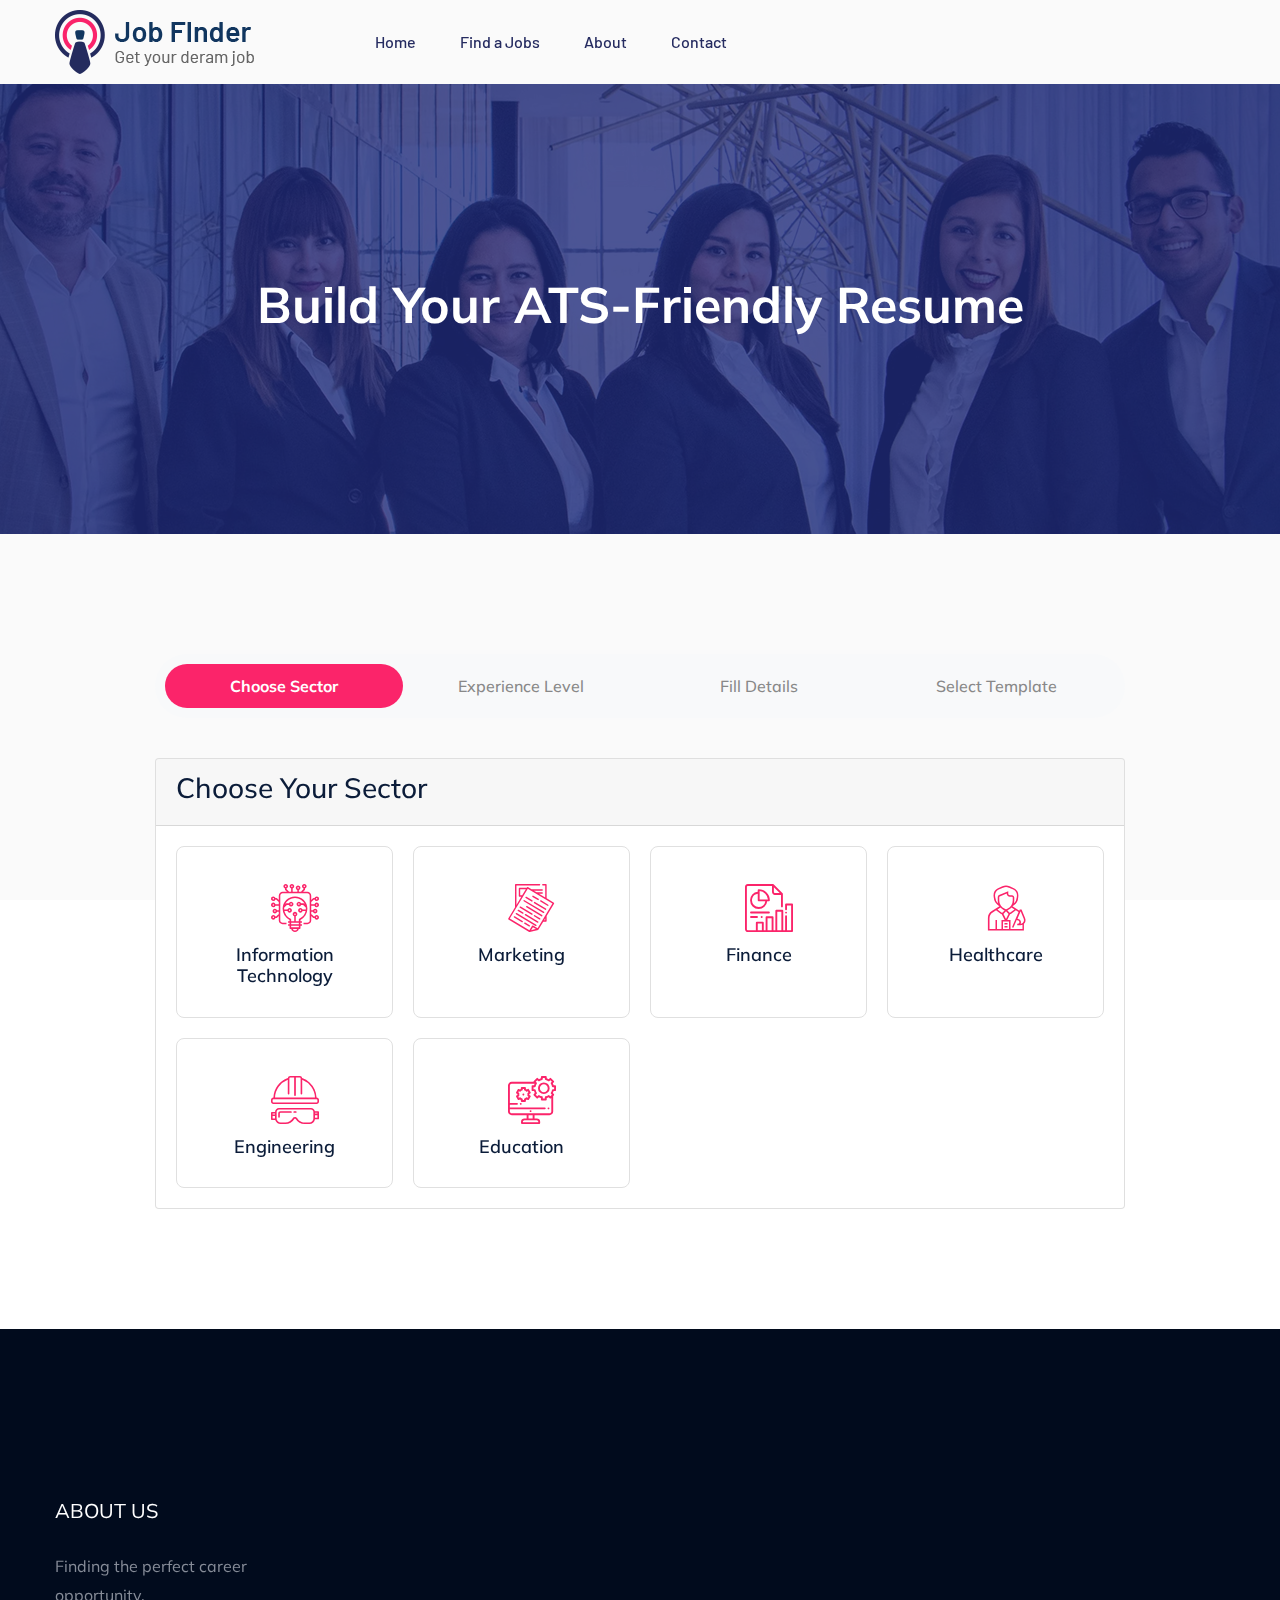
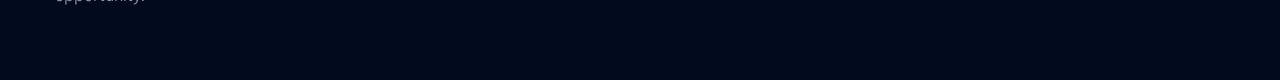
<file: resume.html>
<!doctype html>
<html class="no-js" lang="zxx">
<head>
    <meta charset="utf-8">
    <meta http-equiv="x-ua-compatible" content="ie=edge">
    <title>Resume Builder</title>
    <meta name="description" content="">
    <meta name="viewport" content="width=device-width, initial-scale=1">
    <link rel="manifest" href="site.webmanifest">
    <link rel="shortcut icon" type="image/x-icon" href="assets/img/favicon.ico">

    <!-- CSS here -->
    <link rel="stylesheet" href="assets/css/bootstrap.min.css">
    <link rel="stylesheet" href="assets/css/owl.carousel.min.css">
    <link rel="stylesheet" href="assets/css/flaticon.css">
    <link rel="stylesheet" href="assets/css/price_rangs.css">
    <link rel="stylesheet" href="assets/css/slicknav.css">
    <link rel="stylesheet" href="assets/css/animate.min.css">
    <link rel="stylesheet" href="assets/css/magnific-popup.css">
    <link rel="stylesheet" href="assets/css/fontawesome-all.min.css">
    <link rel="stylesheet" href="assets/css/themify-icons.css">
    <link rel="stylesheet" href="assets/css/slick.css">
    <link rel="stylesheet" href="assets/css/nice-select.css">
    <link rel="stylesheet" href="assets/css/style.css">
    <link rel="stylesheet" href="assets/css/resume-builder.css">
</head>

<body>
<!-- Preloader Start -->
<div id="preloader-active">
    <div class="preloader d-flex align-items-center justify-content-center">
        <div class="preloader-inner position-relative">
            <div class="preloader-circle"></div>
            <div class="preloader-img pere-text">
                <img src="assets/img/logo/logo.png" alt="">
            </div>
        </div>
    </div>
</div>
<!-- Preloader Start -->
<header>
    <!-- Header Start -->
    <div class="header-area header-transparrent">
        <div class="headder-top header-sticky">
            <div class="container">
                <div class="row align-items-center">
                    <div class="col-lg-3 col-md-2">
                        <!-- Logo -->
                        <div class="logo">
                            <a href="index.html"><img src="assets/img/logo/logo.png" alt=""></a>
                        </div>
                    </div>
                    <div class="col-lg-9 col-md-9">
                        <div class="menu-wrapper">
                            <!-- Main-menu -->
                            <div class="main-menu">
                                <nav class="d-none d-lg-block">
                                    <ul id="navigation">
                                        <li><a href="index.html">Home</a></li>
                                        <li><a href="job_listing.html">Find a Jobs </a></li>
                                        <li><a href="about.html">About</a></li>
                                        <li><a href="contact.html">Contact</a></li>
                                    </ul>
                                </nav>
                            </div>
                        </div>
                    </div>
                    <!-- Mobile Menu -->
                    <div class="col-12">
                        <div class="mobile_menu d-block d-lg-none"></div>
                    </div>
                </div>
            </div>
        </div>
    </div>
    <!-- Header End -->
</header>

<main>
    <!-- Hero Area Start-->
    <div class="slider-area ">
        <div class="single-slider section-overly slider-height2 d-flex align-items-center" data-background="assets/img/hero/about.jpg">
            <div class="container">
                <div class="row">
                    <div class="col-xl-12">
                        <div class="hero-cap text-center">
                            <h2>Build Your ATS-Friendly Resume</h2>
                        </div>
                    </div>
                </div>
            </div>
        </div>
    </div>
    <!-- Hero Area End -->

    <!-- Resume Builder Section Start -->
    <div class="job-listing-area pt-120 pb-120">
        <div class="container">
            <div class="row">
                <div class="col-xl-10 col-lg-10 col-md-12 mx-auto">
                    <!-- Progress Steps -->
                    <div class="progress-steps">
                        <div class="step-item active" data-step="1">Choose Sector</div>
                        <div class="step-item" data-step="2">Experience Level</div>
                        <div class="step-item" data-step="3">Fill Details</div>
                        <div class="step-item" data-step="4">Select Template</div>
                    </div>

                    <!-- Step 1: Choose Sector -->
                    <div class="step-container active" id="sectorStep">
                        <div class="card">
                            <div class="card-header">
                                <h3>Choose Your Sector</h3>
                            </div>
                            <div class="card-body">
                                <div class="sector-grid">
                                    <div class="sector-card" data-sector="it">
                                        <i class="flaticon-high-tech"></i>
                                        <h4>Information Technology</h4>
                                    </div>
                                    <div class="sector-card" data-sector="marketing">
                                        <i class="flaticon-content"></i>
                                        <h4>Marketing</h4>
                                    </div>
                                    <div class="sector-card" data-sector="finance">
                                        <i class="flaticon-report"></i>
                                        <h4>Finance</h4>
                                    </div>
                                    <div class="sector-card" data-sector="healthcare">
                                        <i class="flaticon-tour"></i>
                                        <h4>Healthcare</h4>
                                    </div>
                                    <div class="sector-card" data-sector="engineering">
                                        <i class="flaticon-helmet"></i>
                                        <h4>Engineering</h4>
                                    </div>
                                    <div class="sector-card" data-sector="education">
                                        <i class="flaticon-cms"></i>
                                        <h4>Education</h4>
                                    </div>
                                </div>
                                <input type="hidden" id="selectedSector" name="sector" required>
                            </div>
                        </div>
                    </div>

                    <!-- Step 2: Experience Level -->
                    <div class="step-container" id="experienceStep">
                        <div class="card">
                            <div class="card-header">
                                <h3>Select Your Experience Level</h3>
                            </div>
                            <div class="card-body">
                                <div class="experience-cards">
                                    <div class="experience-card" data-experience="fresher">
                                        <i class="flaticon-curriculum-vitae"></i>
                                        <h4>Fresher</h4>
                                        <p>Just starting your career journey</p>
                                    </div>
                                    <div class="experience-card" data-experience="experienced">
                                        <i class="flaticon-report"></i>
                                        <h4>Experienced</h4>
                                        <p>Have prior work experience</p>
                                    </div>
                                </div>
                                <input type="hidden" id="experienceLevel" name="experienceLevel" required>
                                <div class="text-right mt-4">
                                    <button type="button" class="btn head-btn2 btn-prev">Previous</button>
                                </div>
                            </div>
                        </div>
                    </div>

                    <!-- Step 3: Resume Details -->
                    <div class="step-container" id="detailsStep">
                        <form id="resumeForm" class="needs-validation" novalidate>
                            <!-- Personal Information -->
                            <div class="card mb-4">
                                <div class="card-header">
                                    <h3>Personal Information</h3>
                                </div>
                                <div class="card-body">
                                    <div class="row">
                                        <div class="col-md-6">
                                            <div class="form-group">
                                                <label>First Name *</label>
                                                <input type="text" class="form-control" name="firstName" required>
                                            </div>
                                        </div>
                                        <div class="col-md-6">
                                            <div class="form-group">
                                                <label>Last Name *</label>
                                                <input type="text" class="form-control" name="lastName" required>
                                            </div>
                                        </div>
                                        <div class="col-md-6">
                                            <div class="form-group">
                                                <label>Email *</label>
                                                <input type="email" class="form-control" name="email" required>
                                            </div>
                                        </div>
                                        <div class="col-md-6">
                                            <div class="form-group">
                                                <label>Phone *</label>
                                                <input type="tel" class="form-control" name="phone" required>
                                            </div>
                                        </div>
                                        <div class="col-12">
                                            <div class="form-group">
                                                <div class="form-check">
                                                    <input type="checkbox" class="form-check-input" id="includePhoto" name="includePhoto">
                                                    <label class="form-check-label" for="includePhoto">Include Profile Photo</label>
                                                </div>
                                            </div>
                                            <div id="photoSection" style="display: none;">
                                                <input type="file" id="photoInput" class="form-control" accept="image/*">
                                                <img id="photoPreview" class="photo-preview" style="display: none;">
                                            </div>
                                        </div>
                                    </div>
                                </div>
                            </div>

                            <!-- Experience Section (shows only for experienced) -->
                            <div id="experienceForm" style="display: none;">
                                <div class="card mb-4">
                                    <div class="card-header d-flex justify-content-between align-items-center">
                                        <h3>Work Experience</h3>
                                        <button type="button" class="btn head-btn1 btn-sm" id="addExperience">Add Experience</button>
                                    </div>
                                    <div class="card-body">
                                        <div id="experienceContainer"></div>
                                    </div>
                                </div>
                            </div>

                            <!-- Education -->
                            <div class="card mb-4">
                                <div class="card-header d-flex justify-content-between align-items-center">
                                    <h3>Education</h3>
                                    <button type="button" class="btn head-btn1 btn-sm" id="addEducation">Add Education</button>
                                </div>
                                <div class="card-body">
                                    <div id="educationContainer"></div>
                                </div>
                            </div>

                            <!-- Skills -->
                            <div class="card mb-4">
                                <div class="card-header">
                                    <h3>Skills</h3>
                                </div>
                                <div class="card-body">
                                    <div class="form-group">
                                        <label>Skills (comma separated) *</label>
                                        <textarea class="form-control" name="skills" rows="3" required></textarea>
                                    </div>
                                    <div class="form-group">
                                        <label>AI-Powered Keyword Suggestions</label>
                                        <div id="aiKeywords" class="keywords-container"></div>
                                    </div>
                                </div>
                            </div>

                            <div class="text-right mt-4">
                                <button type="button" class="btn head-btn2 btn-prev">Previous</button>
                                <button type="submit" class="btn head-btn1">Generate Resume</button>
                            </div>
                        </form>
                    </div>

                    <!-- Step 4: Choose Template -->
                    <div class="step-container" id="templateStep">
                        <div class="card">
                            <div class="card-header">
                                <h3>Choose Your Resume Template</h3>
                            </div>
                            <div class="card-body">
                                <div class="template-grid">
                                    <!-- Templates will be dynamically inserted here -->
                                </div>
                                <div class="text-right mt-4">
                                    <button type="button" class="btn head-btn2 btn-prev">Back to Form</button>
                                </div>
                            </div>
                        </div>
                    </div>
                    
                    <!-- Resume Preview Modal -->
                    <div class="modal fade" id="previewModal" tabindex="-1" role="dialog" aria-labelledby="previewModalLabel" aria-hidden="true">
                      <div class="modal-dialog modal-lg" role="document">
                        <div class="modal-content">
                          <div class="modal-header">
                            <h5 class="modal-title" id="previewModalLabel">Resume Preview</h5>
                            <button type="button" class="close" data-dismiss="modal" aria-label="Close">
                              <span aria-hidden="true">&times;</span>
                            </button>
                          </div>
                          <div class="modal-body">
                            <div id="resumePreview" class="resume-preview"></div>
                          </div>
                          <div class="modal-footer">
                            <button type="button" class="btn head-btn2" data-dismiss="modal">Close</button>
                            <button type="button" class="btn head-btn1" onclick="window.print()">Download PDF</button>
                          </div>
                        </div>
                      </div>
                    </div>

                </div>
            </div>
        </div>
    </div>
    <!-- Resume Builder Section End -->
</main>

<footer>
    <!-- Footer Start-->
    <div class="footer-area footer-bg footer-padding">
        <div class="container">
            <div class="row d-flex justify-content-between">
                <div class="col-xl-3 col-lg-3 col-md-4 col-sm-6">
                    <div class="single-footer-caption mb-50">
                        <div class="single-footer-caption mb-30">
                            <div class="footer-tittle">
                                <h4>About Us</h4>
                                <div class="footer-pera">
                                    <p>Finding the perfect career opportunity.</p>
                                </div>
                            </div>
                        </div>
                    </div>
                </div>
            </div>
        </div>
    </div>
    <!-- Footer End-->
</footer>

<!-- Templates for dynamic form fields -->
<template id="experienceTemplate">
    <div class="form-section mb-4 border p-3">
        <div class="row">
            <div class="col-md-6">
                <div class="form-group">
                    <label>Company Name *</label>
                    <input type="text" class="form-control" name="company[]" required>
                </div>
            </div>
            <div class="col-md-6">
                <div class="form-group">
                    <label>Position *</label>
                    <input type="text" class="form-control" name="position[]" required>
                </div>
            </div>
            <div class="col-md-6">
                <div class="form-group">
                    <label>Start Date *</label>
                    <input type="month" class="form-control" name="expStartDate[]" required>
                </div>
            </div>
            <div class="col-md-6">
                <div class="form-group">
                    <label>End Date</label>
                    <input type="month" class="form-control" name="expEndDate[]">
                </div>
            </div>
            <div class="col-12">
                <div class="form-group">
                    <label>Description *</label>
                    <textarea class="form-control" name="expDescription[]" rows="3" required></textarea>
                </div>
            </div>
        </div>
        <button type="button" class="btn btn-danger btn-sm remove-section">Remove</button>
    </div>
</template>

<template id="educationTemplate">
    <div class="form-section mb-4 border p-3">
        <div class="row">
            <div class="col-md-6">
                <div class="form-group">
                    <label>Degree *</label>
                    <input type="text" class="form-control" name="degree[]" required>
                </div>
            </div>
            <div class="col-md-6">
                <div class="form-group">
                    <label>Institution *</label>
                    <input type="text" class="form-control" name="institution[]" required>
                </div>
            </div>
            <div class="col-md-6">
                <div class="form-group">
                    <label>Completion Year *</label>
                    <input type="number" class="form-control" name="eduYear[]" required>
                </div>
            </div>
            <div class="col-md-6">
                <div class="form-group">
                    <label>Grade/Score</label>
                    <input type="text" class="form-control" name="eduScore[]">
                </div>
            </div>
        </div>
        <button type="button" class="btn btn-danger btn-sm remove-section">Remove</button>
    </div>
</template>


<!-- JS here -->
<script src="./assets/js/vendor/modernizr-3.5.0.min.js"></script>
<script src="./assets/js/vendor/jquery-1.12.4.min.js"></script>
<script src="./assets/js/popper.min.js"></script>
<script src="./assets/js/bootstrap.min.js"></script>
<script src="./assets/js/jquery.slicknav.min.js"></script>
<script src="./assets/js/owl.carousel.min.js"></script>
<script src="./assets/js/slick.min.js"></script>
<script src="./assets/js/price_rangs.js"></script>
<script src="./assets/js/wow.min.js"></script>
<script src="./assets/js/animated.headline.js"></script>
<script src="./assets/js/jquery.scrollUp.min.js"></script>
<script src="./assets/js/jquery.nice-select.min.js"></script>
<script src="./assets/js/jquery.sticky.js"></script>
<script src="./assets/js/plugins.js"></script>
<script src="./assets/js/main.js"></script>
<script src="./assets/js/resume-builder.js"></script>

</body>
</html>
</file>
<file: assets/css/flaticon.css>
/*
  	Flaticon icon font: Flaticon
  	Creation date: 10/03/2020 09:37
  	*/

@font-face {
  font-family: "Flaticon";
  src: url("../fonts/Flaticon.eot");
  src: url("../fonts/Flaticon.eot?#iefix") format("embedded-opentype"),
       url("../fonts/Flaticon.woff2") format("woff2"),
       url("../fonts/Flaticon.woff") format("woff"),
       url("../fonts/Flaticon.ttf") format("truetype"),
       url("../fonts/Flaticon.svg#Flaticon") format("svg");
  font-weight: normal;
  font-style: normal;
}

@media screen and (-webkit-min-device-pixel-ratio:0) {
  @font-face {
    font-family: "Flaticon";
    src: url("../fonts/Flaticon.svg#Flaticon") format("svg");
  }
}

[class^="flaticon-"]:before, [class*=" flaticon-"]:before,
[class^="flaticon-"]:after, [class*=" flaticon-"]:after {   
  font-family: Flaticon;

font-style: normal;
margin-left: 20px;
}

.flaticon-tour:before { content: "\f100"; }
.flaticon-report:before { content: "\f101"; }
.flaticon-cms:before { content: "\f102"; }
.flaticon-app:before { content: "\f103"; }
.flaticon-helmet:before { content: "\f104"; }
.flaticon-high-tech:before { content: "\f105"; }
.flaticon-real-estate:before { content: "\f106"; }
.flaticon-content:before { content: "\f107"; }
.flaticon-search:before { content: "\f108"; }
.flaticon-curriculum-vitae:before { content: "\f109"; }
</file>
<file: assets/css/price_rangs.css>
/* Ion.RangeSlider
// css version 2.0.3
// Â© 2013-2014 Denis Ineshin | IonDen.com
// ===================================================================================================================*/

/* =====================================================================================================================
// RangeSlider */

.irs {
    position: relative; display: block;
    -webkit-touch-callout: none;
    -webkit-user-select: none;
     -khtml-user-select: none;
       -moz-user-select: none;
        -ms-user-select: none;
            user-select: none;
}
    .irs-line {
        position: relative; display: block;
        overflow: hidden;
        outline: none !important;
    }
        .irs-line-left, .irs-line-mid, .irs-line-right {
            position: absolute; display: block;
            top: 0;
        }
        .irs-line-left {
            left: 0; width: 11%;
        }
        .irs-line-mid {
            left: 9%; width: 82%;
        }
        .irs-line-right {
            right: 0; width: 11%;
        }

    .irs-bar {
        position: absolute; display: block;
        left: 0; width: 0;
    }
        .irs-bar-edge {
            position: absolute; display: block;
            top: 0; left: 0;
        }

    .irs-shadow {
        position: absolute; display: none;
        left: 0; width: 0;
    }

    .irs-slider {
        position: absolute; display: block;
        cursor: default;
        z-index: 1;
    }
        .irs-slider.single {

        }
        .irs-slider.from {

        }
        .irs-slider.to {

        }
        .irs-slider.type_last {
            z-index: 2;
        }

    .irs-min {
        position: absolute; display: block;
        left: 0;
        cursor: default;
    }
    .irs-max {
        position: absolute; display: block;
        right: 0;
        cursor: default;
    }

    .irs-from, .irs-to, .irs-single {
        position: absolute; display: block;
        top: 0; left: 0;
        cursor: default;
        white-space: nowrap;
    }

.irs-grid {
    position: absolute; display: none;
    bottom: 0; left: 0;
    width: 100%; height: 20px;
}
.irs-with-grid .irs-grid {
    display: block;
}
    .irs-grid-pol {
        position: absolute;
        top: 0; left: 0;
        width: 1px; height: 8px;
        background: #000;
    }
    .irs-grid-pol.small {
        height: 4px;
    }
    .irs-grid-text {
        position: absolute;
        bottom: 0; left: 0;
        white-space: nowrap;
        text-align: center;
        font-size: 9px; line-height: 9px;
        padding: 0 3px;
        color: #000;
    }

.irs-disable-mask {
    position: absolute; display: block;
    top: 0; left: -1%;
    width: 102%; height: 100%;
    cursor: default;
    background: rgba(0,0,0,0.0);
    z-index: 2;
}
.lt-ie9 .irs-disable-mask {
    background: #000;
    filter: alpha(opacity=0);
    cursor: not-allowed;
}

.irs-disabled {
    opacity: 0.4;
}


.irs-hidden-input {
    position: absolute !important;
    display: block !important;
    top: 0 !important;
    left: 0 !important;
    width: 0 !important;
    height: 0 !important;
    font-size: 0 !important;
    line-height: 0 !important;
    padding: 0 !important;
    margin: 0 !important;
    outline: none !important;
    z-index: -9999 !important;
    background: none !important;
    border-style: solid !important;
    border-color: transparent !important;
}


/* Ion.RangeSlider, Simple Skin
// css version 2.0.3
// Â© Denis Ineshin, 2014    https://github.com/IonDen
// Â© guybowden, 2014        https://github.com/guybowden
// ===================================================================================================================*/

/* =====================================================================================================================
// Skin details */

.irs {
    height: 55px;
}
.irs-with-grid {
    height: 75px;
}
.irs-line {
    height: 10px; top: 33px;
    background: #EEE;
    background: linear-gradient(to bottom, #DDD -50%, #FFF 150%); /* W3C */
    border: 1px solid #CCC;
    border-radius: 16px;
    -moz-border-radius: 16px;
}
    .irs-line-left {
        height: 8px;
    }
    .irs-line-mid {
        height: 8px;
    }
    .irs-line-right {
        height: 8px;
    }

.irs-bar {
    height: 10px; top: 33px;
    border-top: 1px solid #428bca;
    border-bottom: 1px solid #428bca;
    background: #428bca;
    background: linear-gradient(to top, rgba(66,139,202,1) 0%,rgba(127,195,232,1) 100%); /* W3C */
}
    .irs-bar-edge {
        height: 10px; top: 33px;
        width: 14px;
        border: 1px solid #428bca;
        border-right: 0;
        background: #428bca;
        background: linear-gradient(to top, rgba(66,139,202,1) 0%,rgba(127,195,232,1) 100%); /* W3C */
        border-radius: 16px 0 0 16px;
        -moz-border-radius: 16px 0 0 16px;
    }

.irs-shadow {
    height: 2px; top: 38px;
    background: #000;
    opacity: 0.3;
    border-radius: 5px;
    -moz-border-radius: 5px;
}
.lt-ie9 .irs-shadow {
    filter: alpha(opacity=30);
}

.irs-slider {
    top: 25px;
    width: 27px; height: 27px;
    border: 1px solid #AAA;
    background: #DDD;
    background: linear-gradient(to bottom, rgba(255,255,255,1) 0%,rgba(220,220,220,1) 20%,rgba(255,255,255,1) 100%); /* W3C */
    border-radius: 27px;
    -moz-border-radius: 27px;
    box-shadow: 1px 1px 3px rgba(0,0,0,0.3);
    cursor: pointer;
}

.irs-slider.state_hover, .irs-slider:hover {
    background: #FFF;
}

.irs-min, .irs-max {
    color: #333;
    font-size: 12px; line-height: 1.333;
    text-shadow: none;
    top: 0;
    padding: 1px 5px;
    background: rgba(0,0,0,0.1);
    border-radius: 3px;
    -moz-border-radius: 3px;
}

.lt-ie9 .irs-min, .lt-ie9 .irs-max {
    background: #ccc;
}

.lt-ie9 .irs-from, .lt-ie9 .irs-to, .lt-ie9 .irs-single {
    background: #999;
}

.irs-grid {
    height: 27px;
}
.irs-grid-pol {
    opacity: 0.5;
    background: #428bca;
}
.irs-grid-pol.small {
    background: #999;
}

.irs-grid-text {
    bottom: 5px;
    color: #99a4ac;
}

.irs-disabled {
}
</file>
<file: assets/css/themify-icons.css>
@font-face {
	font-family: 'themify';
	src:url('../fonts/themify.eot?-fvbane');


	src:url('../fonts/themify.eot?#iefix-fvbane') format('embedded-opentype'),
		url('../fonts/themify.woff?-fvbane') format('woff'),
		url('../fonts/themify.ttf?-fvbane') format('truetype'),
		url('../fonts/themify.svg?-fvbane#themify') format('svg');
	font-weight: normal;
	font-style: normal;
}

[class^="ti-"], [class*=" ti-"] {
	font-family: 'themify';
	speak: none;
	font-style: normal;
	font-weight: normal;
	font-variant: normal;
	text-transform: none;
	line-height: 1;

	/* Better Font Rendering =========== */
	-webkit-font-smoothing: antialiased;
	-moz-osx-font-smoothing: grayscale;
}

.ti-wand:before {
	content: "\e600";
}
.ti-volume:before {
	content: "\e601";
}
.ti-user:before {
	content: "\e602";
}
.ti-unlock:before {
	content: "\e603";
}
.ti-unlink:before {
	content: "\e604";
}
.ti-trash:before {
	content: "\e605";
}
.ti-thought:before {
	content: "\e606";
}
.ti-target:before {
	content: "\e607";
}
.ti-tag:before {
	content: "\e608";
}
.ti-tablet:before {
	content: "\e609";
}
.ti-star:before {
	content: "\e60a";
}
.ti-spray:before {
	content: "\e60b";
}
.ti-signal:before {
	content: "\e60c";
}
.ti-shopping-cart:before {
	content: "\e60d";
}
.ti-shopping-cart-full:before {
	content: "\e60e";
}
.ti-settings:before {
	content: "\e60f";
}
.ti-search:before {
	content: "\e610";
}
.ti-zoom-in:before {
	content: "\e611";
}
.ti-zoom-out:before {
	content: "\e612";
}
.ti-cut:before {
	content: "\e613";
}
.ti-ruler:before {
	content: "\e614";
}
.ti-ruler-pencil:before {
	content: "\e615";
}
.ti-ruler-alt:before {
	content: "\e616";
}
.ti-bookmark:before {
	content: "\e617";
}
.ti-bookmark-alt:before {
	content: "\e618";
}
.ti-reload:before {
	content: "\e619";
}
.ti-plus:before {
	content: "\e61a";
}
.ti-pin:before {
	content: "\e61b";
}
.ti-pencil:before {
	content: "\e61c";
}
.ti-pencil-alt:before {
	content: "\e61d";
}
.ti-paint-roller:before {
	content: "\e61e";
}
.ti-paint-bucket:before {
	content: "\e61f";
}
.ti-na:before {
	content: "\e620";
}
.ti-mobile:before {
	content: "\e621";
}
.ti-minus:before {
	content: "\e622";
}
.ti-medall:before {
	content: "\e623";
}
.ti-medall-alt:before {
	content: "\e624";
}
.ti-marker:before {
	content: "\e625";
}
.ti-marker-alt:before {
	content: "\e626";
}
.ti-arrow-up:before {
	content: "\e627";
}
.ti-arrow-right:before {
	content: "\e628";
}
.ti-arrow-left:before {
	content: "\e629";
}
.ti-arrow-down:before {
	content: "\e62a";
}
.ti-lock:before {
	content: "\e62b";
}
.ti-location-arrow:before {
	content: "\e62c";
}
.ti-link:before {
	content: "\e62d";
}
.ti-layout:before {
	content: "\e62e";
}
.ti-layers:before {
	content: "\e62f";
}
.ti-layers-alt:before {
	content: "\e630";
}
.ti-key:before {
	content: "\e631";
}
.ti-import:before {
	content: "\e632";
}
.ti-image:before {
	content: "\e633";
}
.ti-heart:before {
	content: "\e634";
}
.ti-heart-broken:before {
	content: "\e635";
}
.ti-hand-stop:before {
	content: "\e636";
}
.ti-hand-open:before {
	content: "\e637";
}
.ti-hand-drag:before {
	content: "\e638";
}
.ti-folder:before {
	content: "\e639";
}
.ti-flag:before {
	content: "\e63a";
}
.ti-flag-alt:before {
	content: "\e63b";
}
.ti-flag-alt-2:before {
	content: "\e63c";
}
.ti-eye:before {
	content: "\e63d";
}
.ti-export:before {
	content: "\e63e";
}
.ti-exchange-vertical:before {
	content: "\e63f";
}
.ti-desktop:before {
	content: "\e640";
}
.ti-cup:before {
	content: "\e641";
}
.ti-crown:before {
	content: "\e642";
}
.ti-comments:before {
	content: "\e643";
}
.ti-comment:before {
	content: "\e644";
}
.ti-comment-alt:before {
	content: "\e645";
}
.ti-close:before {
	content: "\e646";
}
.ti-clip:before {
	content: "\e647";
}
.ti-angle-up:before {
	content: "\e648";
}
.ti-angle-right:before {
	content: "\e649";
}
.ti-angle-left:before {
	content: "\e64a";
}
.ti-angle-down:before {
	content: "\e64b";
}
.ti-check:before {
	content: "\e64c";
}
.ti-check-box:before {
	content: "\e64d";
}
.ti-camera:before {
	content: "\e64e";
}
.ti-announcement:before {
	content: "\e64f";
}
.ti-brush:before {
	content: "\e650";
}
.ti-briefcase:before {
	content: "\e651";
}
.ti-bolt:before {
	content: "\e652";
}
.ti-bolt-alt:before {
	content: "\e653";
}
.ti-blackboard:before {
	content: "\e654";
}
.ti-bag:before {
	content: "\e655";
}
.ti-move:before {
	content: "\e656";
}
.ti-arrows-vertical:before {
	content: "\e657";
}
.ti-arrows-horizontal:before {
	content: "\e658";
}
.ti-fullscreen:before {
	content: "\e659";
}
.ti-arrow-top-right:before {
	content: "\e65a";
}
.ti-arrow-top-left:before {
	content: "\e65b";
}
.ti-arrow-circle-up:before {
	content: "\e65c";
}
.ti-arrow-circle-right:before {
	content: "\e65d";
}
.ti-arrow-circle-left:before {
	content: "\e65e";
}
.ti-arrow-circle-down:before {
	content: "\e65f";
}
.ti-angle-double-up:before {
	content: "\e660";
}
.ti-angle-double-right:before {
	content: "\e661";
}
.ti-angle-double-left:before {
	content: "\e662";
}
.ti-angle-double-down:before {
	content: "\e663";
}
.ti-zip:before {
	content: "\e664";
}
.ti-world:before {
	content: "\e665";
}
.ti-wheelchair:before {
	content: "\e666";
}
.ti-view-list:before {
	content: "\e667";
}
.ti-view-list-alt:before {
	content: "\e668";
}
.ti-view-grid:before {
	content: "\e669";
}
.ti-uppercase:before {
	content: "\e66a";
}
.ti-upload:before {
	content: "\e66b";
}
.ti-underline:before {
	content: "\e66c";
}
.ti-truck:before {
	content: "\e66d";
}
.ti-timer:before {
	content: "\e66e";
}
.ti-ticket:before {
	content: "\e66f";
}
.ti-thumb-up:before {
	content: "\e670";
}
.ti-thumb-down:before {
	content: "\e671";
}
.ti-text:before {
	content: "\e672";
}
.ti-stats-up:before {
	content: "\e673";
}
.ti-stats-down:before {
	content: "\e674";
}
.ti-split-v:before {
	content: "\e675";
}
.ti-split-h:before {
	content: "\e676";
}
.ti-smallcap:before {
	content: "\e677";
}
.ti-shine:before {
	content: "\e678";
}
.ti-shift-right:before {
	content: "\e679";
}
.ti-shift-left:before {
	content: "\e67a";
}
.ti-shield:before {
	content: "\e67b";
}
.ti-notepad:before {
	content: "\e67c";
}
.ti-server:before {
	content: "\e67d";
}
.ti-quote-right:before {
	content: "\e67e";
}
.ti-quote-left:before {
	content: "\e67f";
}
.ti-pulse:before {
	content: "\e680";
}
.ti-printer:before {
	content: "\e681";
}
.ti-power-off:before {
	content: "\e682";
}
.ti-plug:before {
	content: "\e683";
}
.ti-pie-chart:before {
	content: "\e684";
}
.ti-paragraph:before {
	content: "\e685";
}
.ti-panel:before {
	content: "\e686";
}
.ti-package:before {
	content: "\e687";
}
.ti-music:before {
	content: "\e688";
}
.ti-music-alt:before {
	content: "\e689";
}
.ti-mouse:before {
	content: "\e68a";
}
.ti-mouse-alt:before {
	content: "\e68b";
}
.ti-money:before {
	content: "\e68c";
}
.ti-microphone:before {
	content: "\e68d";
}
.ti-menu:before {
	content: "\e68e";
}
.ti-menu-alt:before {
	content: "\e68f";
}
.ti-map:before {
	content: "\e690";
}
.ti-map-alt:before {
	content: "\e691";
}
.ti-loop:before {
	content: "\e692";
}
.ti-location-pin:before {
	content: "\e693";
}
.ti-list:before {
	content: "\e694";
}
.ti-light-bulb:before {
	content: "\e695";
}
.ti-Italic:before {
	content: "\e696";
}
.ti-info:before {
	content: "\e697";
}
.ti-infinite:before {
	content: "\e698";
}
.ti-id-badge:before {
	content: "\e699";
}
.ti-hummer:before {
	content: "\e69a";
}
.ti-home:before {
	content: "\e69b";
}
.ti-help:before {
	content: "\e69c";
}
.ti-headphone:before {
	content: "\e69d";
}
.ti-harddrives:before {
	content: "\e69e";
}
.ti-harddrive:before {
	content: "\e69f";
}
.ti-gift:before {
	content: "\e6a0";
}
.ti-game:before {
	content: "\e6a1";
}
.ti-filter:before {
	content: "\e6a2";
}
.ti-files:before {
	content: "\e6a3";
}
.ti-file:before {
	content: "\e6a4";
}
.ti-eraser:before {
	content: "\e6a5";
}
.ti-envelope:before {
	content: "\e6a6";
}
.ti-download:before {
	content: "\e6a7";
}
.ti-direction:before {
	content: "\e6a8";
}
.ti-direction-alt:before {
	content: "\e6a9";
}
.ti-dashboard:before {
	content: "\e6aa";
}
.ti-control-stop:before {
	content: "\e6ab";
}
.ti-control-shuffle:before {
	content: "\e6ac";
}
.ti-control-play:before {
	content: "\e6ad";
}
.ti-control-pause:before {
	content: "\e6ae";
}
.ti-control-forward:before {
	content: "\e6af";
}
.ti-control-backward:before {
	content: "\e6b0";
}
.ti-cloud:before {
	content: "\e6b1";
}
.ti-cloud-up:before {
	content: "\e6b2";
}
.ti-cloud-down:before {
	content: "\e6b3";
}
.ti-clipboard:before {
	content: "\e6b4";
}
.ti-car:before {
	content: "\e6b5";
}
.ti-calendar:before {
	content: "\e6b6";
}
.ti-book:before {
	content: "\e6b7";
}
.ti-bell:before {
	content: "\e6b8";
}
.ti-basketball:before {
	content: "\e6b9";
}
.ti-bar-chart:before {
	content: "\e6ba";
}
.ti-bar-chart-alt:before {
	content: "\e6bb";
}
.ti-back-right:before {
	content: "\e6bc";
}
.ti-back-left:before {
	content: "\e6bd";
}
.ti-arrows-corner:before {
	content: "\e6be";
}
.ti-archive:before {
	content: "\e6bf";
}
.ti-anchor:before {
	content: "\e6c0";
}
.ti-align-right:before {
	content: "\e6c1";
}
.ti-align-left:before {
	content: "\e6c2";
}
.ti-align-justify:before {
	content: "\e6c3";
}
.ti-align-center:before {
	content: "\e6c4";
}
.ti-alert:before {
	content: "\e6c5";
}
.ti-alarm-clock:before {
	content: "\e6c6";
}
.ti-agenda:before {
	content: "\e6c7";
}
.ti-write:before {
	content: "\e6c8";
}
.ti-window:before {
	content: "\e6c9";
}
.ti-widgetized:before {
	content: "\e6ca";
}
.ti-widget:before {
	content: "\e6cb";
}
.ti-widget-alt:before {
	content: "\e6cc";
}
.ti-wallet:before {
	content: "\e6cd";
}
.ti-video-clapper:before {
	content: "\e6ce";
}
.ti-video-camera:before {
	content: "\e6cf";
}
.ti-vector:before {
	content: "\e6d0";
}
.ti-themify-logo:before {
	content: "\e6d1";
}
.ti-themify-favicon:before {
	content: "\e6d2";
}
.ti-themify-favicon-alt:before {
	content: "\e6d3";
}
.ti-support:before {
	content: "\e6d4";
}
.ti-stamp:before {
	content: "\e6d5";
}
.ti-split-v-alt:before {
	content: "\e6d6";
}
.ti-slice:before {
	content: "\e6d7";
}
.ti-shortcode:before {
	content: "\e6d8";
}
.ti-shift-right-alt:before {
	content: "\e6d9";
}
.ti-shift-left-alt:before {
	content: "\e6da";
}
.ti-ruler-alt-2:before {
	content: "\e6db";
}
.ti-receipt:before {
	content: "\e6dc";
}
.ti-pin2:before {
	content: "\e6dd";
}
.ti-pin-alt:before {
	content: "\e6de";
}
.ti-pencil-alt2:before {
	content: "\e6df";
}
.ti-palette:before {
	content: "\e6e0";
}
.ti-more:before {
	content: "\e6e1";
}
.ti-more-alt:before {
	content: "\e6e2";
}
.ti-microphone-alt:before {
	content: "\e6e3";
}
.ti-magnet:before {
	content: "\e6e4";
}
.ti-line-double:before {
	content: "\e6e5";
}
.ti-line-dotted:before {
	content: "\e6e6";
}
.ti-line-dashed:before {
	content: "\e6e7";
}
.ti-layout-width-full:before {
	content: "\e6e8";
}
.ti-layout-width-default:before {
	content: "\e6e9";
}
.ti-layout-width-default-alt:before {
	content: "\e6ea";
}
.ti-layout-tab:before {
	content: "\e6eb";
}
.ti-layout-tab-window:before {
	content: "\e6ec";
}
.ti-layout-tab-v:before {
	content: "\e6ed";
}
.ti-layout-tab-min:before {
	content: "\e6ee";
}
.ti-layout-slider:before {
	content: "\e6ef";
}
.ti-layout-slider-alt:before {
	content: "\e6f0";
}
.ti-layout-sidebar-right:before {
	content: "\e6f1";
}
.ti-layout-sidebar-none:before {
	content: "\e6f2";
}
.ti-layout-sidebar-left:before {
	content: "\e6f3";
}
.ti-layout-placeholder:before {
	content: "\e6f4";
}
.ti-layout-menu:before {
	content: "\e6f5";
}
.ti-layout-menu-v:before {
	content: "\e6f6";
}
.ti-layout-menu-separated:before {
	content: "\e6f7";
}
.ti-layout-menu-full:before {
	content: "\e6f8";
}
.ti-layout-media-right-alt:before {
	content: "\e6f9";
}
.ti-layout-media-right:before {
	content: "\e6fa";
}
.ti-layout-media-overlay:before {
	content: "\e6fb";
}
.ti-layout-media-overlay-alt:before {
	content: "\e6fc";
}
.ti-layout-media-overlay-alt-2:before {
	content: "\e6fd";
}
.ti-layout-media-left-alt:before {
	content: "\e6fe";
}
.ti-layout-media-left:before {
	content: "\e6ff";
}
.ti-layout-media-center-alt:before {
	content: "\e700";
}
.ti-layout-media-center:before {
	content: "\e701";
}
.ti-layout-list-thumb:before {
	content: "\e702";
}
.ti-layout-list-thumb-alt:before {
	content: "\e703";
}
.ti-layout-list-post:before {
	content: "\e704";
}
.ti-layout-list-large-image:before {
	content: "\e705";
}
.ti-layout-line-solid:before {
	content: "\e706";
}
.ti-layout-grid4:before {
	content: "\e707";
}
.ti-layout-grid3:before {
	content: "\e708";
}
.ti-layout-grid2:before {
	content: "\e709";
}
.ti-layout-grid2-thumb:before {
	content: "\e70a";
}
.ti-layout-cta-right:before {
	content: "\e70b";
}
.ti-layout-cta-left:before {
	content: "\e70c";
}
.ti-layout-cta-center:before {
	content: "\e70d";
}
.ti-layout-cta-btn-right:before {
	content: "\e70e";
}
.ti-layout-cta-btn-left:before {
	content: "\e70f";
}
.ti-layout-column4:before {
	content: "\e710";
}
.ti-layout-column3:before {
	content: "\e711";
}
.ti-layout-column2:before {
	content: "\e712";
}
.ti-layout-accordion-separated:before {
	content: "\e713";
}
.ti-layout-accordion-merged:before {
	content: "\e714";
}
.ti-layout-accordion-list:before {
	content: "\e715";
}
.ti-ink-pen:before {
	content: "\e716";
}
.ti-info-alt:before {
	content: "\e717";
}
.ti-help-alt:before {
	content: "\e718";
}
.ti-headphone-alt:before {
	content: "\e719";
}
.ti-hand-point-up:before {
	content: "\e71a";
}
.ti-hand-point-right:before {
	content: "\e71b";
}
.ti-hand-point-left:before {
	content: "\e71c";
}
.ti-hand-point-down:before {
	content: "\e71d";
}
.ti-gallery:before {
	content: "\e71e";
}
.ti-face-smile:before {
	content: "\e71f";
}
.ti-face-sad:before {
	content: "\e720";
}
.ti-credit-card:before {
	content: "\e721";
}
.ti-control-skip-forward:before {
	content: "\e722";
}
.ti-control-skip-backward:before {
	content: "\e723";
}
.ti-control-record:before {
	content: "\e724";
}
.ti-control-eject:before {
	content: "\e725";
}
.ti-comments-smiley:before {
	content: "\e726";
}
.ti-brush-alt:before {
	content: "\e727";
}
.ti-youtube:before {
	content: "\e728";
}
.ti-vimeo:before {
	content: "\e729";
}
.ti-twitter:before {
	content: "\e72a";
}
.ti-time:before {
	content: "\e72b";
}
.ti-tumblr:before {
	content: "\e72c";
}
.ti-skype:before {
	content: "\e72d";
}
.ti-share:before {
	content: "\e72e";
}
.ti-share-alt:before {
	content: "\e72f";
}
.ti-rocket:before {
	content: "\e730";
}
.ti-pinterest:before {
	content: "\e731";
}
.ti-new-window:before {
	content: "\e732";
}
.ti-microsoft:before {
	content: "\e733";
}
.ti-list-ol:before {
	content: "\e734";
}
.ti-linkedin:before {
	content: "\e735";
}
.ti-layout-sidebar-2:before {
	content: "\e736";
}
.ti-layout-grid4-alt:before {
	content: "\e737";
}
.ti-layout-grid3-alt:before {
	content: "\e738";
}
.ti-layout-grid2-alt:before {
	content: "\e739";
}
.ti-layout-column4-alt:before {
	content: "\e73a";
}
.ti-layout-column3-alt:before {
	content: "\e73b";
}
.ti-layout-column2-alt:before {
	content: "\e73c";
}
.ti-instagram:before {
	content: "\e73d";
}
.ti-google:before {
	content: "\e73e";
}
.ti-github:before {
	content: "\e73f";
}
.ti-flickr:before {
	content: "\e740";
}
.ti-facebook:before {
	content: "\e741";
}
.ti-dropbox:before {
	content: "\e742";
}
.ti-dribbble:before {
	content: "\e743";
}
.ti-apple:before {
	content: "\e744";
}
.ti-android:before {
	content: "\e745";
}
.ti-save:before {
	content: "\e746";
}
.ti-save-alt:before {
	content: "\e747";
}
.ti-yahoo:before {
	content: "\e748";
}
.ti-wordpress:before {
	content: "\e749";
}
.ti-vimeo-alt:before {
	content: "\e74a";
}
.ti-twitter-alt:before {
	content: "\e74b";
}
.ti-tumblr-alt:before {
	content: "\e74c";
}
.ti-trello:before {
	content: "\e74d";
}
.ti-stack-overflow:before {
	content: "\e74e";
}
.ti-soundcloud:before {
	content: "\e74f";
}
.ti-sharethis:before {
	content: "\e750";
}
.ti-sharethis-alt:before {
	content: "\e751";
}
.ti-reddit:before {
	content: "\e752";
}
.ti-pinterest-alt:before {
	content: "\e753";
}
.ti-microsoft-alt:before {
	content: "\e754";
}
.ti-linux:before {
	content: "\e755";
}
.ti-jsfiddle:before {
	content: "\e756";
}
.ti-joomla:before {
	content: "\e757";
}
.ti-html5:before {
	content: "\e758";
}
.ti-flickr-alt:before {
	content: "\e759";
}
.ti-email:before {
	content: "\e75a";
}
.ti-drupal:before {
	content: "\e75b";
}
.ti-dropbox-alt:before {
	content: "\e75c";
}
.ti-css3:before {
	content: "\e75d";
}
.ti-rss:before {
	content: "\e75e";
}
.ti-rss-alt:before {
	content: "\e75f";
}
</file>
<file: assets/css/nice-select.css>
.nice-select {
  -webkit-tap-highlight-color: transparent;
  background-color: #fff;
  border-radius: 5px;
  border: solid 1px #e8e8e8;
  box-sizing: border-box;
  clear: both;
  cursor: pointer;
  display: block;
  float: left;
  font-family: inherit;
  font-size: 14px;
  font-weight: normal;
  height: 42px;
  line-height: 40px;
  outline: none;
  padding-left: 18px;
  padding-right: 30px;
  position: relative;
  text-align: left !important;
  -webkit-transition: all 0.2s ease-in-out;
  transition: all 0.2s ease-in-out;
  -webkit-user-select: none;
     -moz-user-select: none;
      -ms-user-select: none;
          user-select: none;
  white-space: nowrap;
  width: auto; }
  .nice-select:hover {
    border-color: #dbdbdb; }
  .nice-select:active, .nice-select.open, .nice-select:focus {
    border-color: #999; }
  .nice-select:after {
    border-bottom: 2px solid #999;
    border-right: 2px solid #999;
    content: '';
    display: block;
    height: 5px;
    margin-top: -4px;
    pointer-events: none;
    position: absolute;
    right: 12px;
    top: 50%;
    -webkit-transform-origin: 66% 66%;
        -ms-transform-origin: 66% 66%;
            transform-origin: 66% 66%;
    -webkit-transform: rotate(45deg);
        -ms-transform: rotate(45deg);
            transform: rotate(45deg);
    -webkit-transition: all 0.15s ease-in-out;
    transition: all 0.15s ease-in-out;
    width: 5px; }
  .nice-select.open:after {
    -webkit-transform: rotate(-135deg);
        -ms-transform: rotate(-135deg);
            transform: rotate(-135deg); }
  .nice-select.open .list {
    opacity: 1;
    pointer-events: auto;
    -webkit-transform: scale(1) translateY(0);
        -ms-transform: scale(1) translateY(0);
            transform: scale(1) translateY(0); }
  .nice-select.disabled {
    border-color: #ededed;
    color: #999;
    pointer-events: none; }
    .nice-select.disabled:after {
      border-color: #cccccc; }
  .nice-select.wide {
    width: 100%; }
    .nice-select.wide .list {
      left: 0 !important;
      right: 0 !important; }
  .nice-select.right {
    float: right; }
    .nice-select.right .list {
      left: auto;
      right: 0; }
  .nice-select.small {
    font-size: 12px;
    height: 36px;
    line-height: 34px; }
    .nice-select.small:after {
      height: 4px;
      width: 4px; }
    .nice-select.small .option {
      line-height: 34px;
      min-height: 34px; }
  .nice-select .list {
    background-color: #fff;
    border-radius: 5px;
    box-shadow: 0 0 0 1px rgba(68, 68, 68, 0.11);
    box-sizing: border-box;
    margin-top: 4px;
    opacity: 0;
    overflow: hidden;
    padding: 0;
    pointer-events: none;
    position: absolute;
    top: 100%;
    left: 0;
    -webkit-transform-origin: 50% 0;
        -ms-transform-origin: 50% 0;
            transform-origin: 50% 0;
    -webkit-transform: scale(0.75) translateY(-21px);
        -ms-transform: scale(0.75) translateY(-21px);
            transform: scale(0.75) translateY(-21px);
    -webkit-transition: all 0.2s cubic-bezier(0.5, 0, 0, 1.25), opacity 0.15s ease-out;
    transition: all 0.2s cubic-bezier(0.5, 0, 0, 1.25), opacity 0.15s ease-out;
    z-index: 9; }
    .nice-select .list:hover .option:not(:hover) {
      background-color: transparent !important; }
  .nice-select .option {
    cursor: pointer;
    font-weight: 400;
    line-height: 40px;
    list-style: none;
    min-height: 40px;
    outline: none;
    padding-left: 18px;
    padding-right: 29px;
    text-align: left;
    -webkit-transition: all 0.2s;
    transition: all 0.2s; }
    .nice-select .option:hover, .nice-select .option.focus, .nice-select .option.selected.focus {
      background-color: #f6f6f6; }
    .nice-select .option.selected {
      font-weight: bold; }
    .nice-select .option.disabled {
      background-color: transparent;
      color: #999;
      cursor: default; }

.no-csspointerevents .nice-select .list {
  display: none; }

.no-csspointerevents .nice-select.open .list {
  display: block; }
</file>
<file: assets/css/style.css>
@import url("https://fonts.googleapis.com/css?family=Barlow:300,400,500,600,700,900|Muli:300,400,500,600,700,800,900&display=swap");.white-bg{background:#ffffff}.gray-bg{background:#f5f5f5}.gray-bg{background:#f7f7fd}.white-bg{background:#fff}.black-bg{background:#16161a}.theme-bg{background:#fb246a}.brand-bg{background:#f1f4fa}.testimonial-bg{background:#f9fafc}.white-color{color:#fff}.black-color{color:#16161a}.theme-color{color:#fb246a}.boxed-btn{background:#fff;color:#fb246a !important;display:inline-block;padding:18px 44px;font-family:"Muli",sans-serif;font-size:14px;font-weight:400;border:0;border:1px solid #fb246a;letter-spacing:3px;text-align:center;color:#fb246a;text-transform:uppercase;cursor:pointer}.boxed-btn:hover{background:#fb246a;color:#fff !important;border:1px solid #fb246a}.boxed-btn:focus{outline:none}.boxed-btn.large-width{width:220px}[data-overlay]{position:relative;background-size:cover;background-repeat:no-repeat;background-position:center center}[data-overlay]::before{position:absolute;left:0;top:0;right:0;bottom:0;content:""}[data-opacity="1"]::before{opacity:0.1}[data-opacity="2"]::before{opacity:0.2}[data-opacity="3"]::before{opacity:0.3}[data-opacity="4"]::before{opacity:0.4}[data-opacity="5"]::before{opacity:0.5}[data-opacity="6"]::before{opacity:0.6}[data-opacity="7"]::before{opacity:0.7}[data-opacity="8"]::before{opacity:0.8}[data-opacity="9"]::before{opacity:0.9}body{font-family:"Muli",sans-serif;font-weight:normal;font-style:normal}h1,h2,h3,h4,h5,h6{font-family:"Muli",sans-serif;color:#0b1c39;margin-top:0px;font-style:normal;font-weight:500;text-transform:normal}p{font-family:"Muli",sans-serif;color:#506172;font-size:16px;line-height:30px;margin-bottom:15px;font-weight:normal}.bg-img-1{background-image:url(../img/slider/slider-img-1.jpg)}.bg-img-2{background-image:url(../img/background-img/bg-img-2.jpg)}.cta-bg-1{background-image:url(../img/background-img/bg-img-3.jpg)}.img{max-width:100%;-webkit-transition:all .3s ease-out 0s;-moz-transition:all .3s ease-out 0s;-ms-transition:all .3s ease-out 0s;-o-transition:all .3s ease-out 0s;transition:all .3s ease-out 0s}.f-left{float:left}.f-right{float:right}.fix{overflow:hidden}.clear{clear:both}a,.button{-webkit-transition:all .3s ease-out 0s;-moz-transition:all .3s ease-out 0s;-ms-transition:all .3s ease-out 0s;-o-transition:all .3s ease-out 0s;transition:all .3s ease-out 0s}a:focus,.button:focus{text-decoration:none;outline:none}a{color:#635c5c}a:hover{color:#fff}a:focus,a:hover,.portfolio-cat a:hover,.footer -menu li a:hover{text-decoration:none}a,button{color:#fff;outline:medium none}button:focus,input:focus,input:focus,textarea,textarea:focus{outline:0}.uppercase{text-transform:uppercase}input:focus::-moz-placeholder{opacity:0;-webkit-transition:.4s;-o-transition:.4s;transition:.4s}.capitalize{text-transform:capitalize}h1 a,h2 a,h3 a,h4 a,h5 a,h6 a{color:inherit}ul{margin:0px;padding:0px}li{list-style:none}hr{border-bottom:1px solid #eceff8;border-top:0 none;margin:30px 0;padding:0}.theme-overlay{position:relative}.theme-overlay::before{background:#1696e7 none repeat scroll 0 0;content:"";height:100%;left:0;opacity:0.6;position:absolute;top:0;width:100%}.overlay{position:relative;z-index:0}.overlay::before{position:absolute;content:"";top:0;left:0;width:100%;height:100%;z-index:-1}.overlay2{position:relative;z-index:0}.overlay2::before{position:absolute;content:"";background-color:#2E2200;top:0;left:0;width:100%;height:100%;z-index:-1;opacity:0.5}.section-padding{padding-top:120px;padding-bottom:120px}.separator{border-top:1px solid #f2f2f2}.mb-90{margin-bottom:90px}@media (max-width: 767px){.mb-90{margin-bottom:30px}}@media (min-width: 768px) and (max-width: 991px){.mb-90{margin-bottom:45px}}.owl-carousel .owl-nav div{background:rgba(255,255,255,0.8) none repeat scroll 0 0;height:40px;left:20px;line-height:40px;font-size:22px;color:#646464;opacity:1;visibility:visible;position:absolute;text-align:center;top:50%;transform:translateY(-50%);transition:all 0.3s ease 0s;width:40px}.owl-carousel .owl-nav div.owl-next{left:auto;right:-30px}.owl-carousel .owl-nav div.owl-next i{position:relative;right:0;top:1px}.owl-carousel .owl-nav div.owl-prev i{position:relative;right:1px;top:0px}.owl-carousel:hover .owl-nav div{opacity:1;visibility:visible}.owl-carousel:hover .owl-nav div:hover{color:#fff;background:#ff3500}.btn{background:#fb246a;-moz-user-select:none;text-transform:capitalize;color:#fff;cursor:pointer;display:inline-block;font-size:14px;font-weight:500;letter-spacing:1px;line-height:0;margin-bottom:0;padding:27px 44px;border-radius:0px;margin:10px;cursor:pointer;transition:color 0.4s linear;position:relative;z-index:1;border:0;overflow:hidden;margin:0}.btn::before{content:"";position:absolute;left:0;top:0;width:101%;height:101%;background:#da2461;z-index:1;border-radius:5px;transition:transform 0.5s;transition-timing-function:ease;transform-origin:0 0;transition-timing-function:cubic-bezier(0.5, 1.6, 0.4, 0.7);transform:scaleX(0);border-radius:0}.btn:hover::before{transform:scaleX(1);color:#fff !important;z-index:-1}.head-btn2{background:none;border:1px solid #fb246a;color:#fb246a}@media only screen and (min-width: 992px) and (max-width: 1199px){.head-btn2{padding:27px 34px}}.head-btn2::before{color:#fff !important}.head-btn2:hover{color:#fff}.head-btn1{margin-right:5px}@media only screen and (min-width: 992px) and (max-width: 1199px){.head-btn1{padding:27px 27px}}.border-btn4{border:1px solid #fff;color:#fff}.btn.focus,.btn:focus{outline:0;box-shadow:none}.border-btn{border:1px solid #fb246a;color:#fb246a;font:"Muli",sans-serif;background:none;-moz-user-select:none;padding:27px 44px;margin:0px;text-transform:capitalize;cursor:pointer;display:inline-block;font-size:14px;font-weight:500;letter-spacing:1px;margin-bottom:0;border-radius:0px;position:relative;transition:color 0.4s linear;position:relative;overflow:hidden;margin:0}.border-btn::before{border:1px solid transparent;content:"";position:absolute;left:0;top:0;width:120%;height:105%;background:#da2461;z-index:-1;transition:transform 0.5s;transition-timing-function:ease;transform-origin:0 0;transition-timing-function:cubic-bezier(0.5, 1.6, 0.4, 0.7);transform:scaleY(0);border-radius:0}.border-btn:hover::before{transform:scaleY(1);order:2px solid transparent}.post-btn{border-radius:5px;padding:30px 55px}.border-btn2{border:1px solid #8b92dd;color:#8b92dd;font:"Muli",sans-serif;background:none;-moz-user-select:none;padding:19px 69px;margin:0px;text-transform:uppercase;cursor:pointer;display:inline-block;font-size:14px;font-weight:500;letter-spacing:1px;margin-bottom:0;border-radius:5px;position:relative;transition:color 0.4s linear;position:relative;overflow:hidden;margin:0}@media (max-width: 767px){.border-btn2{padding:19px 30px}}.border-btn2::before{border:1px solid transparent;content:"";position:absolute;left:0;top:0;width:101%;height:101%;background:#8b92dd;z-index:-1;transition:transform 0.5s;transition-timing-function:ease;transform-origin:0 0;transition-timing-function:cubic-bezier(0.5, 1.6, 0.4, 0.7);transform:scaleY(0);border-radius:0px}.border-btn2:hover::before{transform:scaleY(1);order:2px solid transparent}.breadcrumb>.active{color:#888}#scrollUp{background:#fb246a;height:50px;width:50px;right:31px;bottom:18px;color:#fff;font-size:20px;text-align:center;border-radius:50%;line-height:48px;border:2px solid transparent}@media (max-width: 767px){#scrollUp{right:16px}}#scrollUp:hover{color:#fff}.sticky-bar{left:0;margin:auto;position:fixed;top:0;width:100%;-webkit-box-shadow:0 10px 15px rgba(25,25,25,0.1);box-shadow:0 10px 15px rgba(25,25,25,0.1);z-index:9999;-webkit-animation:300ms ease-in-out 0s normal none 1 running fadeInDown;animation:300ms ease-in-out 0s normal none 1 running fadeInDown;-webkit-box-shadow:0 10px 15px rgba(25,25,25,0.1);background:#fff}.mt-5{margin-top:5px}.mt-10{margin-top:10px}.mt-15{margin-top:15px}.mt-20{margin-top:20px}.mt-25{margin-top:25px}.mt-30{margin-top:30px}.mt-35{margin-top:35px}.mt-40{margin-top:40px}.mt-45{margin-top:45px}.mt-50{margin-top:50px}.mt-55{margin-top:55px}.mt-60{margin-top:60px}.mt-65{margin-top:65px}.mt-70{margin-top:70px}.mt-75{margin-top:75px}.mt-80{margin-top:80px}.mt-85{margin-top:85px}.mt-90{margin-top:90px}.mt-95{margin-top:95px}.mt-100{margin-top:100px}.mt-105{margin-top:105px}.mt-110{margin-top:110px}.mt-115{margin-top:115px}.mt-120{margin-top:120px}.mt-125{margin-top:125px}.mt-130{margin-top:130px}.mt-135{margin-top:135px}.mt-140{margin-top:140px}.mt-145{margin-top:145px}.mt-150{margin-top:150px}.mt-155{margin-top:155px}.mt-160{margin-top:160px}.mt-165{margin-top:165px}.mt-170{margin-top:170px}.mt-175{margin-top:175px}.mt-180{margin-top:180px}.mt-185{margin-top:185px}.mt-190{margin-top:190px}.mt-195{margin-top:195px}.mt-200{margin-top:200px}.mb-5{margin-bottom:5px}.mb-10{margin-bottom:10px}.mb-15{margin-bottom:15px}.mb-20{margin-bottom:20px}.mb-25{margin-bottom:25px}.mb-30{margin-bottom:30px}.mb-35{margin-bottom:35px}.mb-40{margin-bottom:40px}.mb-45{margin-bottom:45px}.mb-50{margin-bottom:50px}.mb-55{margin-bottom:55px}.mb-60{margin-bottom:60px}.mb-65{margin-bottom:65px}.mb-70{margin-bottom:70px}.mb-75{margin-bottom:75px}.mb-80{margin-bottom:80px}.mb-85{margin-bottom:85px}.mb-90{margin-bottom:90px}.mb-95{margin-bottom:95px}.mb-100{margin-bottom:100px}.mb-105{margin-bottom:105px}.mb-110{margin-bottom:110px}.mb-115{margin-bottom:115px}.mb-120{margin-bottom:120px}.mb-125{margin-bottom:125px}.mb-130{margin-bottom:130px}.mb-135{margin-bottom:135px}.mb-140{margin-bottom:140px}.mb-145{margin-bottom:145px}.mb-150{margin-bottom:150px}.mb-155{margin-bottom:155px}.mb-160{margin-bottom:160px}.mb-165{margin-bottom:165px}.mb-170{margin-bottom:170px}.mb-175{margin-bottom:175px}.mb-180{margin-bottom:180px}.mb-185{margin-bottom:185px}.mb-190{margin-bottom:190px}.mb-195{margin-bottom:195px}.mb-200{margin-bottom:200px}.ml-5{margin-left:5px}.ml-10{margin-left:10px}.ml-15{margin-left:15px}.ml-20{margin-left:20px}.ml-25{margin-left:25px}.ml-30{margin-left:30px}.ml-35{margin-left:35px}.ml-40{margin-left:40px}.ml-45{margin-left:45px}.ml-50{margin-left:50px}.ml-55{margin-left:55px}.ml-60{margin-left:60px}.ml-65{margin-left:65px}.ml-70{margin-left:70px}.ml-75{margin-left:75px}.ml-80{margin-left:80px}.ml-85{margin-left:85px}.ml-90{margin-left:90px}.ml-95{margin-left:95px}.ml-100{margin-left:100px}.ml-105{margin-left:105px}.ml-110{margin-left:110px}.ml-115{margin-left:115px}.ml-120{margin-left:120px}.ml-125{margin-left:125px}.ml-130{margin-left:130px}.ml-135{margin-left:135px}.ml-140{margin-left:140px}.ml-145{margin-left:145px}.ml-150{margin-left:150px}.ml-155{margin-left:155px}.ml-160{margin-left:160px}.ml-165{margin-left:165px}.ml-170{margin-left:170px}.ml-175{margin-left:175px}.ml-180{margin-left:180px}.ml-185{margin-left:185px}.ml-190{margin-left:190px}.ml-195{margin-left:195px}.ml-200{margin-left:200px}.mr-5{margin-right:5px}.mr-10{margin-right:10px}.mr-15{margin-right:15px}.mr-20{margin-right:20px}.mr-25{margin-right:25px}.mr-30{margin-right:30px}.mr-35{margin-right:35px}.mr-40{margin-right:40px}.mr-45{margin-right:45px}.mr-50{margin-right:50px}.mr-55{margin-right:55px}.mr-60{margin-right:60px}.mr-65{margin-right:65px}.mr-70{margin-right:70px}.mr-75{margin-right:75px}.mr-80{margin-right:80px}.mr-85{margin-right:85px}.mr-90{margin-right:90px}.mr-95{margin-right:95px}.mr-100{margin-right:100px}.mr-105{margin-right:105px}.mr-110{margin-right:110px}.mr-115{margin-right:115px}.mr-120{margin-right:120px}.mr-125{margin-right:125px}.mr-130{margin-right:130px}.mr-135{margin-right:135px}.mr-140{margin-right:140px}.mr-145{margin-right:145px}.mr-150{margin-right:150px}.mr-155{margin-right:155px}.mr-160{margin-right:160px}.mr-165{margin-right:165px}.mr-170{margin-right:170px}.mr-175{margin-right:175px}.mr-180{margin-right:180px}.mr-185{margin-right:185px}.mr-190{margin-right:190px}.mr-195{margin-right:195px}.mr-200{margin-right:200px}.pt-5{padding-top:5px}.pt-10{padding-top:10px}.pt-15{padding-top:15px}.pt-20{padding-top:20px}.pt-25{padding-top:25px}.pt-30{padding-top:30px}.pt-35{padding-top:35px}.pt-40{padding-top:40px}.pt-45{padding-top:45px}.pt-50{padding-top:50px}.pt-55{padding-top:55px}.pt-60{padding-top:60px}.pt-65{padding-top:65px}.pt-70{padding-top:70px}.pt-75{padding-top:75px}.pt-80{padding-top:80px}.pt-85{padding-top:85px}.pt-90{padding-top:90px}.pt-95{padding-top:95px}.pt-100{padding-top:100px}.pt-105{padding-top:105px}.pt-110{padding-top:110px}.pt-115{padding-top:115px}.pt-120{padding-top:120px}.pt-125{padding-top:125px}.pt-130{padding-top:130px}.pt-135{padding-top:135px}.pt-140{padding-top:140px}.pt-145{padding-top:145px}.pt-150{padding-top:150px}.pt-155{padding-top:155px}.pt-160{padding-top:160px}.pt-165{padding-top:165px}.pt-170{padding-top:170px}.pt-175{padding-top:175px}.pt-180{padding-top:180px}.pt-185{padding-top:185px}.pt-190{padding-top:190px}.pt-195{padding-top:195px}.pt-200{padding-top:200px}.pt-260{padding-top:260px}.pb-5{padding-bottom:5px}.pb-10{padding-bottom:10px}.pb-15{padding-bottom:15px}.pb-20{padding-bottom:20px}.pb-25{padding-bottom:25px}.pb-30{padding-bottom:30px}.pb-35{padding-bottom:35px}.pb-40{padding-bottom:40px}.pb-45{padding-bottom:45px}.pb-50{padding-bottom:50px}.pb-55{padding-bottom:55px}.pb-60{padding-bottom:60px}.pb-65{padding-bottom:65px}.pb-70{padding-bottom:70px}.pb-75{padding-bottom:75px}.pb-80{padding-bottom:80px}.pb-85{padding-bottom:85px}.pb-90{padding-bottom:90px}.pb-95{padding-bottom:95px}.pb-100{padding-bottom:100px}.pb-105{padding-bottom:105px}.pb-110{padding-bottom:110px}.pb-115{padding-bottom:115px}.pb-120{padding-bottom:120px}.pb-125{padding-bottom:125px}.pb-130{padding-bottom:130px}.pb-135{padding-bottom:135px}.pb-140{padding-bottom:140px}.pb-145{padding-bottom:145px}.pb-150{padding-bottom:150px}.pb-155{padding-bottom:155px}.pb-160{padding-bottom:160px}.pb-165{padding-bottom:165px}.pb-170{padding-bottom:170px}.pb-175{padding-bottom:175px}.pb-180{padding-bottom:180px}.pb-185{padding-bottom:185px}.pb-190{padding-bottom:190px}.pb-195{padding-bottom:195px}.pb-200{padding-bottom:200px}.pl-5{padding-left:5px}.pl-10{padding-left:10px}.pl-15{padding-left:15px}.pl-20{padding-left:20px}.pl-25{padding-left:25px}.pl-30{padding-left:30px}.pl-35{padding-left:35px}.pl-40{padding-left:40px}.pl-45{padding-left:45px}.pl-50{padding-left:50px}.pl-55{padding-left:55px}.pl-60{padding-left:60px}.pl-65{padding-left:65px}.pl-70{padding-left:70px}.pl-75{padding-left:75px}.pl-80{padding-left:80px}.pl-85{padding-left:85px}.pl-90{padding-left:90px}.pl-95{padding-left:95px}.pl-100{padding-left:100px}.pl-105{padding-left:105px}.pl-110{padding-left:110px}.pl-115{padding-left:115px}.pl-120{padding-left:120px}.pl-125{padding-left:125px}.pl-130{padding-left:130px}.pl-135{padding-left:135px}.pl-140{padding-left:140px}.pl-145{padding-left:145px}.pl-150{padding-left:150px}.pl-155{padding-left:155px}.pl-160{padding-left:160px}.pl-165{padding-left:165px}.pl-170{padding-left:170px}.pl-175{padding-left:175px}.pl-180{padding-left:180px}.pl-185{padding-left:185px}.pl-190{padding-left:190px}.pl-195{padding-left:195px}.pl-200{padding-left:200px}.pr-5{padding-right:5px}.pr-10{padding-right:10px}.pr-15{padding-right:15px}.pr-20{padding-right:20px}.pr-25{padding-right:25px}.pr-30{padding-right:30px}.pr-35{padding-right:35px}.pr-40{padding-right:40px}.pr-45{padding-right:45px}.pr-50{padding-right:50px}.pr-55{padding-right:55px}.pr-60{padding-right:60px}.pr-65{padding-right:65px}.pr-70{padding-right:70px}.pr-75{padding-right:75px}.pr-80{padding-right:80px}.pr-85{padding-right:85px}.pr-90{padding-right:90px}.pr-95{padding-right:95px}.pr-100{padding-right:100px}.pr-105{padding-right:105px}.pr-110{padding-right:110px}.pr-115{padding-right:115px}.pr-120{padding-right:120px}.pr-125{padding-right:125px}.pr-130{padding-right:130px}.pr-135{padding-right:135px}.pr-140{padding-right:140px}.pr-145{padding-right:145px}.pr-150{padding-right:150px}.pr-155{padding-right:155px}.pr-160{padding-right:160px}.pr-165{padding-right:165px}.pr-170{padding-right:170px}.pr-175{padding-right:175px}.pr-180{padding-right:180px}.pr-185{padding-right:185px}.pr-190{padding-right:190px}.pr-195{padding-right:195px}.pr-200{padding-right:200px}.bounce-animate{animation-name:float-bob;animation-duration:2s;animation-iteration-count:infinite;-moz-animation-name:float-bob;-moz-animation-duration:2s;-moz-animation-iteration-count:infinite;-moz-animation-timing-function:linear;-ms-animation-name:float-bob;-ms-animation-duration:2s;-ms-animation-iteration-count:infinite;-ms-animation-timing-function:linear;-o-animation-name:float-bob;-o-animation-duration:2s;-o-animation-iteration-count:infinite;-o-animation-timing-function:linear}@-webkit-keyframes float-bob{0%{-webkit-transform:translateY(-20px);transform:translateY(-20px)}50%{-webkit-transform:translateY(-10px);transform:translateY(-10px)}100%{-webkit-transform:translateY(-20px);transform:translateY(-20px)}}.heartbeat{animation:heartbeat 1s infinite alternate}@-webkit-keyframes heartbeat{to{-webkit-transform:scale(1.03);transform:scale(1.03)}}.rotateme{-webkit-animation-name:rotateme;animation-name:rotateme;-webkit-animation-duration:30s;animation-duration:30s;-webkit-animation-iteration-count:infinite;animation-iteration-count:infinite;-webkit-animation-timing-function:linear;animation-timing-function:linear}@keyframes rotateme{from{-webkit-transform:rotate(0deg);transform:rotate(0deg)}to{-webkit-transform:rotate(360deg);transform:rotate(360deg)}}@-webkit-keyframes rotateme{from{-webkit-transform:rotate(0deg)}to{-webkit-transform:rotate(360deg)}}.preloader{background-color:#f7f7f7;width:100%;height:100%;position:fixed;top:0;left:0;right:0;bottom:0;z-index:999999;-webkit-transition:.6s;-o-transition:.6s;transition:.6s;margin:0 auto}.preloader .preloader-circle{width:100px;height:100px;position:relative;border-style:solid;border-width:1px;border-top-color:#fb246a;border-bottom-color:transparent;border-left-color:transparent;border-right-color:transparent;z-index:10;border-radius:50%;-webkit-box-shadow:0 1px 5px 0 rgba(35,181,185,0.15);box-shadow:0 1px 5px 0 rgba(35,181,185,0.15);background-color:#ffffff;-webkit-animation:zoom 2000ms infinite ease;animation:zoom 2000ms infinite ease;-webkit-transition:.6s;-o-transition:.6s;transition:.6s}.preloader .preloader-circle2{border-top-color:#0078ff}.preloader .preloader-img{position:absolute;top:50%;z-index:200;left:0;right:0;margin:0 auto;text-align:center;display:inline-block;-webkit-transform:translateY(-50%);-ms-transform:translateY(-50%);transform:translateY(-50%);padding-top:6px;-webkit-transition:.6s;-o-transition:.6s;transition:.6s}.preloader .preloader-img img{max-width:55px}.preloader .pere-text strong{font-weight:800;color:#dca73a;text-transform:uppercase}@-webkit-keyframes zoom{0%{-webkit-transform:rotate(0deg);transform:rotate(0deg);-webkit-transition:.6s;-o-transition:.6s;transition:.6s}100%{-webkit-transform:rotate(360deg);transform:rotate(360deg);-webkit-transition:.6s;-o-transition:.6s;transition:.6s}}@keyframes zoom{0%{-webkit-transform:rotate(0deg);transform:rotate(0deg);-webkit-transition:.6s;-o-transition:.6s;transition:.6s}100%{-webkit-transform:rotate(360deg);transform:rotate(360deg);-webkit-transition:.6s;-o-transition:.6s;transition:.6s}}.section-padding2{padding-top:200px;padding-bottom:200px}@media only screen and (min-width: 1200px) and (max-width: 1600px){.section-padding2{padding-top:200px;padding-bottom:200px}}@media only screen and (min-width: 992px) and (max-width: 1199px){.section-padding2{padding-top:200px;padding-bottom:200px}}@media only screen and (min-width: 768px) and (max-width: 991px){.section-padding2{padding-top:100px;padding-bottom:100px}}@media only screen and (min-width: 576px) and (max-width: 767px){.section-padding2{padding-top:70px;padding-bottom:70px}}@media (max-width: 767px){.section-padding2{padding-top:70px;padding-bottom:70px}}.section-padding30{padding-top:200px;padding-bottom:170px}@media only screen and (min-width: 1200px) and (max-width: 1600px){.section-padding30{padding-top:200px;padding-bottom:170px}}@media only screen and (min-width: 992px) and (max-width: 1199px){.section-padding30{padding-top:150px;padding-bottom:120px}}@media only screen and (min-width: 768px) and (max-width: 991px){.section-padding30{padding-top:100px;padding-bottom:70px}}@media only screen and (min-width: 576px) and (max-width: 767px){.section-padding30{padding-top:60px;padding-bottom:28px}}@media (max-width: 767px){.section-padding30{padding-top:60px;padding-bottom:28px}}.section-pad-t30{padding-top:195px;padding-bottom:195px}@media only screen and (min-width: 1200px) and (max-width: 1600px){.section-pad-t30{padding-top:195px;padding-bottom:195px}}@media only screen and (min-width: 992px) and (max-width: 1199px){.section-pad-t30{padding-top:195px;padding-bottom:195px}}@media only screen and (min-width: 768px) and (max-width: 991px){.section-pad-t30{padding-top:95px;padding-bottom:95px}}@media only screen and (min-width: 576px) and (max-width: 767px){.section-pad-t30{padding-top:65px;padding-bottom:65px}}@media (max-width: 767px){.section-pad-t30{padding-top:65px;padding-bottom:65px}}.feature-padding{padding-top:195px;padding-bottom:130px}@media only screen and (min-width: 992px) and (max-width: 1199px){.feature-padding{padding-top:195px;padding-bottom:130px}}@media only screen and (min-width: 768px) and (max-width: 991px){.feature-padding{padding-top:70px;padding-bottom:50px}}@media only screen and (min-width: 576px) and (max-width: 767px){.feature-padding{padding-top:70px;padding-bottom:50px}}@media (max-width: 767px){.feature-padding{padding-top:70px;padding-bottom:50px}}.section-padding3{padding-top:200px;padding-bottom:200px}@media only screen and (min-width: 1200px) and (max-width: 1600px){.section-padding3{padding-top:200px;padding-bottom:200px}}@media only screen and (min-width: 992px) and (max-width: 1199px){.section-padding3{padding-top:150px;padding-bottom:150px}}@media only screen and (min-width: 768px) and (max-width: 991px){.section-padding3{padding-top:50px;padding-bottom:100px}}@media only screen and (min-width: 576px) and (max-width: 767px){.section-padding3{padding-top:60px;padding-bottom:60px}}@media (max-width: 767px){.section-padding3{padding-top:40px;padding-bottom:70px}}.section-padd-top30{padding-top:170px;padding-bottom:200px}@media only screen and (min-width: 1200px) and (max-width: 1600px){.section-padd-top30{padding-top:170px;padding-bottom:200px}}@media only screen and (min-width: 992px) and (max-width: 1199px){.section-padd-top30{padding-top:170px;padding-bottom:200px}}@media only screen and (min-width: 768px) and (max-width: 991px){.section-padd-top30{padding-top:100px;padding-bottom:160px}}@media only screen and (min-width: 576px) and (max-width: 767px){.section-padd-top30{padding-top:50px;padding-bottom:90px}}@media (max-width: 767px){.section-padd-top30{padding-top:35px;padding-bottom:90px}}.testimonial-padding{padding-top:190px;padding-bottom:220px}@media only screen and (min-width: 992px) and (max-width: 1199px){.testimonial-padding{padding-top:150px;padding-bottom:150px}}@media only screen and (min-width: 768px) and (max-width: 991px){.testimonial-padding{padding-top:100px;padding-bottom:100px}}@media only screen and (min-width: 576px) and (max-width: 767px){.testimonial-padding{padding-top:80px;padding-bottom:100px}}@media (max-width: 767px){.testimonial-padding{padding-top:80px;padding-bottom:100px}}.blog-h-padding{padding-top:190px;padding-bottom:170px}@media only screen and (min-width: 992px) and (max-width: 1199px){.blog-h-padding{padding-top:150px;padding-bottom:100px}}@media only screen and (min-width: 768px) and (max-width: 991px){.blog-h-padding{padding-top:70px;padding-bottom:40px}}@media only screen and (min-width: 576px) and (max-width: 767px){.blog-h-padding{padding-top:70px;padding-bottom:40px}}@media (max-width: 767px){.blog-h-padding{padding-top:70px;padding-bottom:40px}}.footer-padding{padding-top:170px;padding-bottom:20px}@media only screen and (min-width: 1200px) and (max-width: 1600px){.footer-padding{padding-top:170px;padding-bottom:20px}}@media only screen and (min-width: 992px) and (max-width: 1199px){.footer-padding{padding-top:170px;padding-bottom:20px}}@media only screen and (min-width: 768px) and (max-width: 991px){.footer-padding{padding-top:100px;padding-bottom:20px}}@media only screen and (min-width: 576px) and (max-width: 767px){.footer-padding{padding-top:80px;padding-bottom:0px}}@media (max-width: 767px){.footer-padding{padding-top:80px;padding-bottom:0px}}.section-tittle h2{color:#28395a;font-size:50px;font-weight:700;line-height:1.2;margin-bottom:95px}@media (max-width: 767px){.section-tittle h2{font-size:30px;line-height:1.4;margin-bottom:50px}}.section-tittle span{color:#fb246a;text-transform:uppercase;margin-bottom:28px;display:block}.section-tittle.white-text h2{color:#fff}.small-section-tittle h4{color:#28395a;font-size:18px;font-weight:600;line-height:1.2;margin-bottom:20px}.small-section-tittle2 h4{color:#1e2147;font-size:18px;font-weight:600;line-height:1.2;margin-bottom:20px}.small-section-tittle2 .ion{float:left;padding-right:16px}.section-tittle2 h2{margin-bottom:35px}@media only screen and (min-width: 992px) and (max-width: 1199px){.section-tittle2 h2{font-size:43px}}@media (max-width: 767px){.section-tittle2 h2{font-size:29px}}.section-overly{position:relative;z-index:0}.section-overly::before{position:absolute;content:"";background-color:rgba(31,43,123,0.8);width:100%;height:100%;left:0;top:0;bottom:0;right:0;z-index:-1;background-repeat:no-repeat}.white-bg{background:#ffffff}.gray-bg{background:#f5f5f5}.gray-bg{background:#f7f7fd}.white-bg{background:#fff}.black-bg{background:#16161a}.theme-bg{background:#fb246a}.brand-bg{background:#f1f4fa}.testimonial-bg{background:#f9fafc}.white-color{color:#fff}.black-color{color:#16161a}.theme-color{color:#fb246a}.latest-blog-area .area-heading{margin-bottom:70px}.blog_area a{color:"Muli",sans-serif !important;text-decoration:none;transition:.4s}.blog_area a:hover,.blog_area a :hover{background:-webkit-linear-gradient(131deg, #fb246a 0%, #fb246a 99%);-webkit-background-clip:text;-webkit-text-fill-color:transparent;text-decoration:none;transition:.4s}.single-blog{overflow:hidden;margin-bottom:30px}.single-blog:hover{box-shadow:0px 10px 20px 0px rgba(42,34,123,0.1)}.single-blog .thumb{overflow:hidden;position:relative}.single-blog .thumb:after{content:'';position:absolute;left:0;top:0;width:100%;height:100%;background:#000;opacity:0;-webkit-transition:all .3s ease-out 0s;-moz-transition:all .3s ease-out 0s;-ms-transition:all .3s ease-out 0s;-o-transition:all .3s ease-out 0s;transition:all .3s ease-out 0s}.single-blog h4{border-bottom:1px solid #dfdfdf;padding-bottom:34px;margin-bottom:25px}.single-blog a{font-size:20px;font-weight:600}.single-blog .date{color:#666666;text-align:left;display:inline-block;font-size:13px;font-weight:300}.single-blog .tag{text-align:left;display:inline-block;float:left;font-size:13px;font-weight:300;margin-right:22px;position:relative}.single-blog .tag:after{content:'';position:absolute;width:1px;height:10px;background:#acacac;right:-12px;top:7px}@media (max-width: 1199px){.single-blog .tag{margin-right:8px}.single-blog .tag:after{display:none}}.single-blog .likes{margin-right:16px}@media (max-width: 800px){.single-blog{margin-bottom:30px}}.single-blog .single-blog-content{padding:30px}.single-blog .single-blog-content .meta-bottom p{font-size:13px;font-weight:300}.single-blog .single-blog-content .meta-bottom i{color:#fdcb9e;font-size:13px;margin-right:7px}@media (max-width: 1199px){.single-blog .single-blog-content{padding:15px}}.single-blog:hover .thumb:after{opacity:.7;-webkit-transition:all .3s ease-out 0s;-moz-transition:all .3s ease-out 0s;-ms-transition:all .3s ease-out 0s;-o-transition:all .3s ease-out 0s;transition:all .3s ease-out 0s}@media (max-width: 1199px){.single-blog h4{transition:all 300ms linear 0s;border-bottom:1px solid #dfdfdf;padding-bottom:14px;margin-bottom:12px}.single-blog h4 a{font-size:18px}}.full_image.single-blog{position:relative}.full_image.single-blog .single-blog-content{position:absolute;left:35px;bottom:0;opacity:0;visibility:hidden;-webkit-transition:all .3s ease-out 0s;-moz-transition:all .3s ease-out 0s;-ms-transition:all .3s ease-out 0s;-o-transition:all .3s ease-out 0s;transition:all .3s ease-out 0s}@media (min-width: 992px){.full_image.single-blog .single-blog-content{bottom:100px}}.full_image.single-blog h4{-webkit-transition:all .3s ease-out 0s;-moz-transition:all .3s ease-out 0s;-ms-transition:all .3s ease-out 0s;-o-transition:all .3s ease-out 0s;transition:all .3s ease-out 0s;border-bottom:none;padding-bottom:5px}.full_image.single-blog a{font-size:20px;font-weight:600}.full_image.single-blog .date{color:#fff}.full_image.single-blog:hover .single-blog-content{opacity:1;visibility:visible;-webkit-transition:all .3s ease-out 0s;-moz-transition:all .3s ease-out 0s;-ms-transition:all .3s ease-out 0s;-o-transition:all .3s ease-out 0s;transition:all .3s ease-out 0s}.l_blog_item .l_blog_text .date{margin-top:24px;margin-bottom:15px}.l_blog_item .l_blog_text .date a{font-size:12px}.l_blog_item .l_blog_text h4{font-size:18px;border-bottom:1px solid #eeeeee;margin-bottom:0px;padding-bottom:20px;-webkit-transition:all .3s ease-out 0s;-moz-transition:all .3s ease-out 0s;-ms-transition:all .3s ease-out 0s;-o-transition:all .3s ease-out 0s;transition:all .3s ease-out 0s}.l_blog_item .l_blog_text p{margin-bottom:0px;padding-top:20px}.causes_slider .owl-dots{text-align:center;margin-top:80px}.causes_slider .owl-dots .owl-dot{height:14px;width:14px;background:#eeeeee;display:inline-block;margin-right:7px}.causes_slider .owl-dots .owl-dot:last-child{margin-right:0px}.causes_item{background:#fff}.causes_item .causes_img{position:relative}.causes_item .causes_img .c_parcent{position:absolute;bottom:0px;width:100%;left:0px;height:3px;background:rgba(255,255,255,0.5)}.causes_item .causes_img .c_parcent span{width:70%;height:3px;position:absolute;left:0px;bottom:0px}.causes_item .causes_img .c_parcent span:before{content:"75%";position:absolute;right:-10px;bottom:0px;color:#fff;padding:0px 5px}.causes_item .causes_text{padding:30px 35px 40px 30px}.causes_item .causes_text h4{font-size:18px;font-weight:600;margin-bottom:15px;cursor:pointer}.causes_item .causes_text p{font-size:14px;line-height:24px;font-weight:300;margin-bottom:0px}.causes_item .causes_bottom a{width:50%;border:1px solid;text-align:center;float:left;line-height:50px;color:#fff;font-size:14px;font-weight:500}.causes_item .causes_bottom a+a{border-color:#eeeeee;background:#fff;font-size:14px}.latest_blog_area{background:#f9f9ff}.single-recent-blog-post{margin-bottom:30px}.single-recent-blog-post .thumb{overflow:hidden}.single-recent-blog-post .thumb img{transition:all 0.7s linear}.single-recent-blog-post .details{padding-top:30px}.single-recent-blog-post .details .sec_h4{line-height:24px;padding:10px 0px 13px;transition:all 0.3s linear}.single-recent-blog-post .date{font-size:14px;line-height:24px;font-weight:400}.single-recent-blog-post:hover img{transform:scale(1.23) rotate(10deg)}.tags .tag_btn{font-size:12px;font-weight:500;line-height:20px;border:1px solid #eeeeee;display:inline-block;padding:1px 18px;text-align:center}.tags .tag_btn+.tag_btn{margin-left:2px}.blog_categorie_area{padding-top:30px;padding-bottom:30px}@media (min-width: 900px){.blog_categorie_area{padding-top:80px;padding-bottom:80px}}@media (min-width: 1100px){.blog_categorie_area{padding-top:120px;padding-bottom:120px}}.categories_post{position:relative;text-align:center;cursor:pointer}.categories_post img{max-width:100%}.categories_post .categories_details{position:absolute;top:20px;left:20px;right:20px;bottom:20px;background:rgba(34,34,34,0.75);color:#fff;transition:all 0.3s linear;display:flex;align-items:center;justify-content:center}.categories_post .categories_details h5{margin-bottom:0px;font-size:18px;line-height:26px;text-transform:uppercase;color:#fff;position:relative}.categories_post .categories_details p{font-weight:300;font-size:14px;line-height:26px;margin-bottom:0px}.categories_post .categories_details .border_line{margin:10px 0px;background:#fff;width:100%;height:1px}.categories_post:hover .categories_details{background:rgba(222,99,32,0.85)}.blog_item{margin-bottom:50px}.blog_details{padding:30px 0 20px 10px;box-shadow:0px 10px 20px 0px rgba(221,221,221,0.3)}@media (min-width: 768px){.blog_details{padding:60px 30px 35px 35px}}.blog_details p{margin-bottom:30px}.blog_details a{color:#242b5e}.blog_details a:hover{color:#fb246a}.blog_details h2{font-size:18px;font-weight:600;margin-bottom:8px}@media (min-width: 768px){.blog_details h2{font-size:24px;margin-bottom:15px}}.blog-info-link li{float:left;font-size:14px}.blog-info-link li a{color:#999999}.blog-info-link li i,.blog-info-link li span{font-size:13px;margin-right:5px}.blog-info-link li::after{content:"|";padding-left:10px;padding-right:10px}.blog-info-link li:last-child::after{display:none}.blog-info-link::after{content:"";display:block;clear:both;display:table}.blog_item_img{position:relative}.blog_item_img .blog_item_date{position:absolute;bottom:-10px;left:10px;display:block;color:#fff;background-color:#fb246a;padding:8px 15px;border-radius:5px}@media (min-width: 768px){.blog_item_img .blog_item_date{bottom:-20px;left:40px;padding:13px 30px}}.blog_item_img .blog_item_date h3{font-size:22px;font-weight:600;color:#fff;margin-bottom:0;line-height:1.2}@media (min-width: 768px){.blog_item_img .blog_item_date h3{font-size:30px}}.blog_item_img .blog_item_date p{font-size:18px;margin-bottom:0;color:#fff}@media (min-width: 768px){.blog_item_img .blog_item_date p{font-size:18px}}.blog_right_sidebar .widget_title{font-size:20px;margin-bottom:40px}.blog_right_sidebar .widget_title::after{content:"";display:block;padding-top:15px;border-bottom:1px solid #f0e9ff}.blog_right_sidebar .single_sidebar_widget{background:#fbf9ff;padding:30px;margin-bottom:30px}.blog_right_sidebar .single_sidebar_widget .btn_1{margin-top:0px}.blog_right_sidebar .search_widget .form-control{height:50px;border-color:#f0e9ff;font-size:13px;color:#999999;padding-left:20px;border-radius:0;border-right:0}.blog_right_sidebar .search_widget .form-control::placeholder{color:#999999}.blog_right_sidebar .search_widget .form-control:focus{border-color:#f0e9ff;outline:0;box-shadow:none}.blog_right_sidebar .search_widget .input-group button{background:#fb246a;border-left:0;border:1px solid #f0e9ff;padding:4px 15px;border-left:0;cursor:pointer}.blog_right_sidebar .search_widget .input-group button i{color:#fff}.blog_right_sidebar .search_widget .input-group button span{font-size:14px;color:#999999}.blog_right_sidebar .newsletter_widget .form-control{height:50px;border-color:#f0e9ff;font-size:13px;color:#999999;padding-left:20px;border-radius:0}.blog_right_sidebar .newsletter_widget .form-control::placeholder{color:#999999}.blog_right_sidebar .newsletter_widget .form-control:focus{border-color:#f0e9ff;outline:0;box-shadow:none}.blog_right_sidebar .newsletter_widget .input-group button{background:#fff;border-left:0;border:1px solid #f0e9ff;padding:4px 15px;border-left:0}.blog_right_sidebar .newsletter_widget .input-group button i,.blog_right_sidebar .newsletter_widget .input-group button span{font-size:14px;color:#fff}.blog_right_sidebar .post_category_widget .cat-list li{border-bottom:1px solid #f0e9ff;transition:all 0.3s ease 0s;padding-bottom:12px}.blog_right_sidebar .post_category_widget .cat-list li:last-child{border-bottom:0}.blog_right_sidebar .post_category_widget .cat-list li a{font-size:14px;line-height:20px;color:#888888}.blog_right_sidebar .post_category_widget .cat-list li a p{margin-bottom:0px}.blog_right_sidebar .post_category_widget .cat-list li+li{padding-top:15px}.blog_right_sidebar .popular_post_widget .post_item .media-body{justify-content:center;align-self:center;padding-left:20px}.blog_right_sidebar .popular_post_widget .post_item .media-body h3{font-size:16px;line-height:20px;margin-bottom:6px;transition:all 0.3s linear}.blog_right_sidebar .popular_post_widget .post_item .media-body a:hover{color:#fff}.blog_right_sidebar .popular_post_widget .post_item .media-body p{font-size:14px;line-height:21px;margin-bottom:0px}.blog_right_sidebar .popular_post_widget .post_item+.post_item{margin-top:20px}.blog_right_sidebar .tag_cloud_widget ul li{display:inline-block}.blog_right_sidebar .tag_cloud_widget ul li a{display:inline-block;border:1px solid #eeeeee;background:#fff;padding:4px 20px;margin-bottom:8px;margin-right:3px;transition:all 0.3s ease 0s;color:#888888;font-size:13px}.blog_right_sidebar .tag_cloud_widget ul li a:hover{background:#fb246a;color:#fff !important;-webkit-text-fill-color:#fff;text-decoration:none;-webkit-transition:0.5s;transition:0.5s}.blog_right_sidebar .instagram_feeds .instagram_row{display:flex;margin-right:-6px;margin-left:-6px}.blog_right_sidebar .instagram_feeds .instagram_row li{width:33.33%;float:left;padding-right:6px;padding-left:6px;margin-bottom:15px}.blog_right_sidebar .br{width:100%;height:1px;background:#eee;margin:30px 0px}.blog-pagination{margin-top:80px}.blog-pagination .page-link{font-size:14px;position:relative;display:block;padding:0;text-align:center;margin-left:-1px;line-height:45px;width:45px;height:45px;border-radius:0 !important;color:#8a8a8a;border:1px solid #f0e9ff;margin-right:10px}.blog-pagination .page-link i,.blog-pagination .page-link span{font-size:13px}.blog-pagination .page-item.active .page-link{background-color:#fbf9ff;border-color:#f0e9ff;color:#888888}.blog-pagination .page-item:last-child .page-link{margin-right:0}.single-post-area .blog_details{box-shadow:none;padding:0}.single-post-area .social-links{padding-top:10px}.single-post-area .social-links li{display:inline-block;margin-bottom:10px}.single-post-area .social-links li a{color:#cccccc;padding:7px;font-size:14px;transition:all 0.2s linear}.single-post-area .blog_details{padding-top:26px}.single-post-area .blog_details p{margin-bottom:20px;font-size:15px}.single-post-area .quote-wrapper{background:rgba(130,139,178,0.1);padding:15px;line-height:1.733;color:#888888;font-style:italic;margin-top:25px;margin-bottom:25px}@media (min-width: 768px){.single-post-area .quote-wrapper{padding:30px}}.single-post-area .quotes{background:#fff;padding:15px 15px 15px 20px;border-left:2px solid}@media (min-width: 768px){.single-post-area .quotes{padding:25px 25px 25px 30px}}.single-post-area .arrow{position:absolute}.single-post-area .arrow .lnr{font-size:20px;font-weight:600}.single-post-area .thumb .overlay-bg{background:rgba(0,0,0,0.8)}.single-post-area .navigation-top{padding-top:15px;border-top:1px solid #f0e9ff}.single-post-area .navigation-top p{margin-bottom:0}.single-post-area .navigation-top .like-info{font-size:14px}.single-post-area .navigation-top .like-info i,.single-post-area .navigation-top .like-info span{font-size:16px;margin-right:5px}.single-post-area .navigation-top .comment-count{font-size:14px}.single-post-area .navigation-top .comment-count i,.single-post-area .navigation-top .comment-count span{font-size:16px;margin-right:5px}.single-post-area .navigation-top .social-icons li{display:inline-block;margin-right:15px}.single-post-area .navigation-top .social-icons li:last-child{margin:0}.single-post-area .navigation-top .social-icons li i,.single-post-area .navigation-top .social-icons li span{font-size:14px;color:#999999}.single-post-area .blog-author{padding:40px 30px;background:#fbf9ff;margin-top:50px}@media (max-width: 600px){.single-post-area .blog-author{padding:20px 8px}}.single-post-area .blog-author img{width:90px;height:90px;border-radius:50%;margin-right:30px}@media (max-width: 600px){.single-post-area .blog-author img{margin-right:15px;width:45px;height:45px}}.single-post-area .blog-author a{display:inline-block}.single-post-area .blog-author a:hover{color:#fb246a}.single-post-area .blog-author p{margin-bottom:0;font-size:15px}.single-post-area .blog-author h4{font-size:16px}.single-post-area .navigation-area{border-bottom:1px solid #eee;padding-bottom:30px;margin-top:55px}.single-post-area .navigation-area p{margin-bottom:0px}.single-post-area .navigation-area h4{font-size:18px;line-height:25px}.single-post-area .navigation-area .nav-left{text-align:left}.single-post-area .navigation-area .nav-left .thumb{margin-right:20px;background:#000}.single-post-area .navigation-area .nav-left .thumb img{-webkit-transition:all .3s ease-out 0s;-moz-transition:all .3s ease-out 0s;-ms-transition:all .3s ease-out 0s;-o-transition:all .3s ease-out 0s;transition:all .3s ease-out 0s}.single-post-area .navigation-area .nav-left .lnr{margin-left:20px;opacity:0;-webkit-transition:all .3s ease-out 0s;-moz-transition:all .3s ease-out 0s;-ms-transition:all .3s ease-out 0s;-o-transition:all .3s ease-out 0s;transition:all .3s ease-out 0s}.single-post-area .navigation-area .nav-left:hover .lnr{opacity:1}.single-post-area .navigation-area .nav-left:hover .thumb img{opacity:.5}@media (max-width: 767px){.single-post-area .navigation-area .nav-left{margin-bottom:30px}}.single-post-area .navigation-area .nav-right{text-align:right}.single-post-area .navigation-area .nav-right .thumb{margin-left:20px;background:#000}.single-post-area .navigation-area .nav-right .thumb img{-webkit-transition:all .3s ease-out 0s;-moz-transition:all .3s ease-out 0s;-ms-transition:all .3s ease-out 0s;-o-transition:all .3s ease-out 0s;transition:all .3s ease-out 0s}.single-post-area .navigation-area .nav-right .lnr{margin-right:20px;opacity:0;-webkit-transition:all .3s ease-out 0s;-moz-transition:all .3s ease-out 0s;-ms-transition:all .3s ease-out 0s;-o-transition:all .3s ease-out 0s;transition:all .3s ease-out 0s}.single-post-area .navigation-area .nav-right:hover .lnr{opacity:1}.single-post-area .navigation-area .nav-right:hover .thumb img{opacity:.5}@media (max-width: 991px){.single-post-area .sidebar-widgets{padding-bottom:0px}}.comments-area{background:transparent;border-top:1px solid #eee;padding:45px 0;margin-top:50px}@media (max-width: 414px){.comments-area{padding:50px 8px}}.comments-area h4{margin-bottom:35px;font-size:18px}.comments-area h5{font-size:16px;margin-bottom:0px}.comments-area .comment-list{padding-bottom:48px}.comments-area .comment-list:last-child{padding-bottom:0px}.comments-area .comment-list.left-padding{padding-left:25px}@media (max-width: 413px){.comments-area .comment-list .single-comment h5{font-size:12px}.comments-area .comment-list .single-comment .date{font-size:11px}.comments-area .comment-list .single-comment .comment{font-size:10px}}.comments-area .thumb{margin-right:20px}.comments-area .thumb img{width:70px;border-radius:50%}.comments-area .date{font-size:14px;color:#999999;margin-bottom:0;margin-left:20px}.comments-area .comment{margin-bottom:10px;color:#777777;font-size:15px}.comments-area .btn-reply{background-color:transparent;color:#888888;padding:5px 18px;font-size:14px;display:block;font-weight:400}.comment-form{border-top:1px solid #eee;padding-top:45px;margin-top:50px;margin-bottom:20px}.comment-form .form-group{margin-bottom:30px}.comment-form h4{margin-bottom:40px;font-size:18px;line-height:22px}.comment-form .name{padding-left:0px}@media (max-width: 767px){.comment-form .name{padding-right:0px;margin-bottom:1rem}}.comment-form .email{padding-right:0px}@media (max-width: 991px){.comment-form .email{padding-left:0px}}.comment-form .form-control{border:1px solid #f0e9ff;border-radius:5px;height:48px;padding-left:18px;font-size:13px;background:transparent}.comment-form .form-control:focus{outline:0;box-shadow:none}.comment-form .form-control::placeholder{font-weight:300;color:#999999}.comment-form .form-control::placeholder{color:#777777}.comment-form textarea{padding-top:18px;border-radius:12px;height:100% !important}.comment-form ::-webkit-input-placeholder{font-size:13px;color:#777}.comment-form ::-moz-placeholder{font-size:13px;color:#777}.comment-form :-ms-input-placeholder{font-size:13px;color:#777}.comment-form :-moz-placeholder{font-size:13px;color:#777}.home-blog-area .home-blog-single{-webkit-transition:all .4s ease-out 0s;-moz-transition:all .4s ease-out 0s;-ms-transition:all .4s ease-out 0s;-o-transition:all .4s ease-out 0s;transition:all .4s ease-out 0s}.home-blog-area .home-blog-single .blog-img-cap .blog-img{overflow:hidden;position:relative}.home-blog-area .home-blog-single .blog-img-cap .blog-img img{width:100%;-webkit-transform:scale 1;-ms-transform:scale 1;transform:scale 1;transition:all 0.5s ease-out 0s}.home-blog-area .home-blog-single .blog-img-cap .blog-img .blog-date{background:#ff2424;padding:15px 34px;display:inline-block;position:absolute;bottom:0;left:0}@media only screen and (min-width: 768px) and (max-width: 991px){.home-blog-area .home-blog-single .blog-img-cap .blog-img .blog-date{padding:8px 20px}}@media only screen and (min-width: 576px) and (max-width: 767px){.home-blog-area .home-blog-single .blog-img-cap .blog-img .blog-date{padding:8px 20px}}@media (max-width: 767px){.home-blog-area .home-blog-single .blog-img-cap .blog-img .blog-date{padding:8px 20px}}.home-blog-area .home-blog-single .blog-img-cap .blog-img .blog-date span{color:#fff;font-size:25px;font-weight:600;line-height:1;margin:0}@media only screen and (min-width: 768px) and (max-width: 991px){.home-blog-area .home-blog-single .blog-img-cap .blog-img .blog-date span{font-size:22px}}@media only screen and (min-width: 576px) and (max-width: 767px){.home-blog-area .home-blog-single .blog-img-cap .blog-img .blog-date span{font-size:22px}}@media (max-width: 767px){.home-blog-area .home-blog-single .blog-img-cap .blog-img .blog-date span{font-size:22px}}.home-blog-area .home-blog-single .blog-img-cap .blog-img .blog-date p{color:#fff;margin:0}.home-blog-area .home-blog-single .blog-img-cap .blog-cap{background:#fff;padding:37px 129px 37px 50px;border:1px solid #f7f7f7}@media only screen and (min-width: 992px) and (max-width: 1199px){.home-blog-area .home-blog-single .blog-img-cap .blog-cap{padding:37px 23px 37px 45px}}@media only screen and (min-width: 576px) and (max-width: 767px){.home-blog-area .home-blog-single .blog-img-cap .blog-cap{padding:19px 8px 17px 18px}}@media only screen and (min-width: 768px) and (max-width: 991px){.home-blog-area .home-blog-single .blog-img-cap .blog-cap{padding:19px 8px 17px 18px}}@media (max-width: 767px){.home-blog-area .home-blog-single .blog-img-cap .blog-cap{padding:19px 8px 17px 18px}}.home-blog-area .home-blog-single .blog-img-cap .blog-cap h3 a{color:#191d34;font-size:24px;font-weight:700;line-height:1.4;margin-bottom:20px;display:block}.home-blog-area .home-blog-single .blog-img-cap .blog-cap h3 a:hover{color:#fb246a}@media only screen and (min-width: 768px) and (max-width: 991px){.home-blog-area .home-blog-single .blog-img-cap .blog-cap h3 a{font-size:19px}}@media only screen and (min-width: 576px) and (max-width: 767px){.home-blog-area .home-blog-single .blog-img-cap .blog-cap h3 a{font-size:19px}}@media (max-width: 767px){.home-blog-area .home-blog-single .blog-img-cap .blog-cap h3 a{font-size:19px}}.home-blog-area .home-blog-single .blog-img-cap .blog-cap .more-btn{color:#3a3a3a;text-transform:uppercase;font-size:14px;font-family:"Muli",sans-serif;color:#3a3a3a}.home-blog-area .home-blog-single .blog-img-cap .blog-cap .more-btn:hover{color:#014b85}.home-blog-single:hover{box-shadow:0px 22px 57px 0px rgba(34,41,72,0.05)}.home-blog-single:hover .blog-img img{-webkit-transform:scale(1.1);-ms-transform:scale(1.1);transform:scale(1.1)}.blog-area .single-blog{box-shadow:1.395px 19.951px 38px 0px rgba(0,0,0,0.05);transition:.4s}.blog-area .single-blog:hover .blog-img img{transform:rotate(1deg) scale(1.1)}.blog-area .single-blog .blog-img{overflow:hidden}.blog-area .single-blog .blog-img img{width:100%;transform:rotate(0deg) scale(1);-webkit-transition:all .4s ease-out 0s;-moz-transition:all .4s ease-out 0s;-ms-transition:all .4s ease-out 0s;-o-transition:all .4s ease-out 0s;transition:all .4s ease-out 0s}.blog-area .single-blog .blog-caption{padding:22px 40px 20px 40px}@media (max-width: 767px){.blog-area .single-blog .blog-caption{padding:22px 22px 20px 20px}}.blog-area .single-blog .blog-caption .blog-cap-top span{color:#fff;background:#fb246a;padding:4px 13px;text-transform:uppercase;font-size:14px;font-weight:300;border-radius:5px}.blog-area .single-blog .blog-caption .blog-cap-top ul li{color:#c7c7c7;font-size:14px;font-family:'Lato', sans-serif}.blog-area .single-blog .blog-caption .blog-cap-top ul li a{color:#fb246a;font-size:14px}.blog-area .single-blog .blog-caption .blog-cap-mid p a{color:#444444;font-size:18px;font-family:'Lato', sans-serif;line-height:28px;margin-bottom:30px}@media (max-width: 767px){.blog-area .single-blog .blog-caption .blog-cap-mid p a{font-size:14px}}.blog-area .single-blog .blog-caption .blog-cap-mid p a:hover{color:#fb246a}.blog-area .single-blog .blog-caption .blog-cap-bottom{padding-top:20px;border-top:1px solid #f9f9f9}.blog-area .single-blog .blog-caption .blog-cap-bottom span{color:#adadad;font-size:14px}.blog-area .single-blog .blog-caption .blog-cap-bottom span img{margin-right:5px}.pb-168{padding-bottom:168px}.dropdown .dropdown-menu{-webkit-transition:all 0.3s;-moz-transition:all 0.3s;-ms-transition:all 0.3s;-o-transition:all 0.3s;transition:all 0.3s}.contact-info{margin-bottom:25px}.contact-info__icon{margin-right:20px}.contact-info__icon i,.contact-info__icon span{color:#8f9195;font-size:27px}.contact-info .media-body h3{font-size:16px;margin-bottom:0;font-size:16px;color:#2a2a2a}.contact-info .media-body h3 a:hover{color:#1f2b7b}.contact-info .media-body p{color:#8a8a8a}.contact-title{font-size:27px;font-weight:600;margin-bottom:20px}.form-contact label{font-size:14px}.form-contact .form-group{margin-bottom:30px}.form-contact .form-control{border:1px solid #e5e6e9;border-radius:0px;height:48px;padding-left:18px;font-size:13px;background:transparent}.form-contact .form-control:focus{outline:0;box-shadow:none}.form-contact .form-control::placeholder{font-weight:300;color:#999999}.form-contact textarea{border-radius:0px;height:100% !important}.modal-message .modal-dialog{position:absolute;top:36%;left:50%;transform:translateX(-50%) translateY(-50%) !important;margin:0px;max-width:500px;width:100%}.modal-message .modal-dialog .modal-content .modal-header{text-align:center;display:block;border-bottom:none;padding-top:50px;padding-bottom:50px}.modal-message .modal-dialog .modal-content .modal-header .close{position:absolute;right:-15px;top:-15px;padding:0px;color:#fff;opacity:1;cursor:pointer}.modal-message .modal-dialog .modal-content .modal-header h2{display:block;text-align:center;padding-bottom:10px}.modal-message .modal-dialog .modal-content .modal-header p{display:block}.contact-section{padding:130px 0 100px}@media (max-width: 991px){.contact-section{padding:70px 0 40px}}@media only screen and (min-width: 992px) and (max-width: 1200px){.contact-section{padding:80px 0 50px}}.contact-section .btn_2{background-color:#191d34;padding:18px 60px;border-radius:50px;margin-top:0}.contact-section .btn_2:hover{background-color:#1f2b7b}.breadcam_bg{background-image:url(../img/banner/bradcam.png)}.breadcam_bg_1{background-image:url(../img/banner/bradcam2.png)}.breadcam_bg_2{background-image:url(../img/banner/bradcam3.png)}.bradcam_area{background-size:cover;background-position:center center;padding:160px 0;background-position:bottom;background-repeat:no-repeat}@media (max-width: 767px){.bradcam_area{padding:150px 0}}@media (min-width: 768px) and (max-width: 991px){.bradcam_area{padding:150px 0}}.bradcam_area h3{font-size:50px;color:#fff;font-weight:900;margin-bottom:0;font-family:"Muli",sans-serif;text-transform:capitalize}@media (max-width: 767px){.bradcam_area h3{font-size:30px}}@media (min-width: 768px) and (max-width: 991px){.bradcam_area h3{font-size:40px}}.popup_box{background:#fff;display:inline-block;z-index:9;width:681px;padding:60px 40px}@media (max-width: 767px){.popup_box{width:320px;padding:45px 30px}}@media only screen and (min-width: 480px) and (max-width: 767px){.popup_box{width:420px !important;padding:45px 30px}}.popup_box h3{text-align:center;font-size:22px;color:#1F1F1F;margin-bottom:46px}.popup_box .boxed-btn3{width:100%;text-transform:capitalize}.popup_box .nice-select{-webkit-tap-highlight-color:transparent;background-color:#fff;border:solid 1px #E2E2E2;box-sizing:border-box;clear:both;cursor:pointer;display:block;float:left;font-family:"Muli",sans-serif;font-weight:normal;width:100% !important;line-height:50px;outline:none;padding-left:18px;padding-right:30px;position:relative;text-align:left !important;-webkit-transition:all 0.2s ease-in-out;transition:all 0.2s ease-in-out;-webkit-user-select:none;-moz-user-select:none;-ms-user-select:none;user-select:none;white-space:nowrap;width:auto;border-radius:0;margin-bottom:30px;height:50px !important;font-size:16px;font-weight:400;color:#919191}.popup_box .nice-select::after{content:"\f0d7";display:block;height:5px;margin-top:-5px;pointer-events:none;position:absolute;right:17px;top:3px;transition:all 0.15s ease-in-out;width:5px;font-family:fontawesome;color:#919191;font-size:15px}.popup_box .nice-select.open .list{opacity:1;pointer-events:auto;-webkit-transform:scale(1) translateY(0);-ms-transform:scale(1) translateY(0);transform:scale(1) translateY(0);height:200px;overflow-y:scroll}.popup_box .nice-select.list{height:200px;overflow-y:scroll}#test-form{display:inline-block;margin:auto;text-align:center;position:absolute;left:50%;top:50%;-webkit-transform:translate(-50%, -50%);-ms-transform:translate(-50%, -50%);transform:translate(-50%, -50%)}@media (max-width: 767px){#test-form{top:0;left:0;width:100%;height:100%;-webkit-transform:none;-ms-transform:none;transform:none}}#test-form .mfp-close-btn-in .mfp-close{color:#333;display:none !important}#test-form button.mfp-close{display:none !important}@media (max-width: 767px){#test-form button.mfp-close{display:block !important;position:absolute;left:0;right:0;margin:auto}}#test-form button.mfp-close{overflow:visible;cursor:pointer;background:transparent;border:0;-webkit-appearance:none;display:block;outline:none;padding:0;z-index:1046;box-shadow:none;touch-action:manipulation;width:40px;height:40px;background:#4A3600;text-align:center;line-height:20px;position:absolute;right:0;border-bottom-right-radius:20px;border-bottom-left-radius:20px;position:absolute;right:-6px;color:#fff !important}.mfp-bg{top:0;left:0;width:100%;height:100%;z-index:1042;overflow:hidden;position:fixed;background:#4A3600;opacity:0.6}@media (max-width: 767px){.gj-picker.gj-picker-md.timepicker{width:310px;left:6px !important}}@media (max-width: 767px){.gj-picker.gj-picker-md.datepicker.gj-unselectable{width:320px;left:0 !important}}.flex-center-start{display:-webkit-box;display:-ms-flexbox;display:flex;-webkit-box-align:center;-ms-flex-align:center;align-items:center;-webkit-box-pack:start;-ms-flex-pack:start;justify-content:start}.overlay::before{background-image:-moz-linear-gradient(170deg, rgba(34,34,34,0) 0%, #000 100%);background-image:-webkit-linear-gradient(170deg, rgba(34,34,34,0) 0%, #000 100%);background-image:-ms-linear-gradient(170deg, rgba(34,34,34,0) 0%, #000 100%)}.sample-text-area{background:#fff;padding:100px 0 70px 0}.text-heading{margin-bottom:30px;font-size:24px}b,sup,sub,u,del{color:#1f2b7b}.typography h1,.typography h2,.typography h3,.typography h4,.typography h5,.typography h6{color:#828bb2}.button-area{background:#fff}.button-area .border-top-generic{padding:70px 15px;border-top:1px dotted #eee}.button-group-area .genric-btn{margin-right:10px;margin-top:10px}.button-group-area .genric-btn:last-child{margin-right:0}.genric-btn{display:inline-block;outline:none;line-height:40px;padding:0 30px;font-size:.8em;text-align:center;text-decoration:none;font-weight:500;cursor:pointer;-webkit-transition:all 0.3s ease 0s;-moz-transition:all 0.3s ease 0s;-o-transition:all 0.3s ease 0s;transition:all 0.3s ease 0s}.genric-btn:focus{outline:none}.genric-btn.e-large{padding:0 40px;line-height:50px}.genric-btn.large{line-height:45px}.genric-btn.medium{line-height:30px}.genric-btn.small{line-height:25px}.genric-btn.radius{border-radius:3px}.genric-btn.circle{border-radius:20px}.genric-btn.arrow{display:-webkit-inline-box;display:-ms-inline-flexbox;display:inline-flex;-webkit-box-align:center;-ms-flex-align:center;align-items:center}.genric-btn.arrow span{margin-left:10px}.genric-btn.default{color:#415094;background:#f9f9ff;border:1px solid transparent}.genric-btn.default:hover{border:1px solid #f9f9ff;background:#fff}.genric-btn.default-border{border:1px solid #f9f9ff;background:#fff}.genric-btn.default-border:hover{color:#415094;background:#f9f9ff;border:1px solid transparent}.genric-btn.primary{color:#fff;background:#1f2b7b;border:1px solid transparent}.genric-btn.primary:hover{color:#1f2b7b;border:1px solid #1f2b7b;background:#fff}.genric-btn.primary-border{color:#1f2b7b;border:1px solid #1f2b7b;background:#fff}.genric-btn.primary-border:hover{color:#fff;background:#1f2b7b;border:1px solid transparent}.genric-btn.success{color:#fff;background:#4cd3e3;border:1px solid transparent}.genric-btn.success:hover{color:#4cd3e3;border:1px solid #4cd3e3;background:#fff}.genric-btn.success-border{color:#4cd3e3;border:1px solid #4cd3e3;background:#fff}.genric-btn.success-border:hover{color:#fff;background:#4cd3e3;border:1px solid transparent}.genric-btn.info{color:#fff;background:#38a4ff;border:1px solid transparent}.genric-btn.info:hover{color:#38a4ff;border:1px solid #38a4ff;background:#fff}.genric-btn.info-border{color:#38a4ff;border:1px solid #38a4ff;background:#fff}.genric-btn.info-border:hover{color:#fff;background:#38a4ff;border:1px solid transparent}.genric-btn.warning{color:#fff;background:#f4e700;border:1px solid transparent}.genric-btn.warning:hover{color:#f4e700;border:1px solid #f4e700;background:#fff}.genric-btn.warning-border{color:#f4e700;border:1px solid #f4e700;background:#fff}.genric-btn.warning-border:hover{color:#fff;background:#f4e700;border:1px solid transparent}.genric-btn.danger{color:#fff;background:#f44a40;border:1px solid transparent}.genric-btn.danger:hover{color:#f44a40;border:1px solid #f44a40;background:#fff}.genric-btn.danger-border{color:#f44a40;border:1px solid #f44a40;background:#fff}.genric-btn.danger-border:hover{color:#fff;background:#f44a40;border:1px solid transparent}.genric-btn.link{color:#415094;background:#f9f9ff;text-decoration:underline;border:1px solid transparent}.genric-btn.link:hover{color:#415094;border:1px solid #f9f9ff;background:#fff}.genric-btn.link-border{color:#415094;border:1px solid #f9f9ff;background:#fff;text-decoration:underline}.genric-btn.link-border:hover{color:#415094;background:#f9f9ff;border:1px solid transparent}.genric-btn.disable{color:#222,0.3;background:#f9f9ff;border:1px solid transparent;cursor:not-allowed}.generic-blockquote{padding:30px 50px 30px 30px;background:#f9f9ff;border-left:2px solid #1f2b7b}.progress-table-wrap{overflow-x:scroll}.progress-table{background:#f9f9ff;padding:15px 0px 30px 0px;min-width:800px}.progress-table .serial{width:11.83%;padding-left:30px}.progress-table .country{width:28.07%}.progress-table .visit{width:19.74%}.progress-table .percentage{width:40.36%;padding-right:50px}.progress-table .table-head{display:flex}.progress-table .table-head .serial,.progress-table .table-head .country,.progress-table .table-head .visit,.progress-table .table-head .percentage{color:#415094;line-height:40px;text-transform:uppercase;font-weight:500}.progress-table .table-row{padding:15px 0;border-top:1px solid #edf3fd;display:flex}.progress-table .table-row .serial,.progress-table .table-row .country,.progress-table .table-row .visit,.progress-table .table-row .percentage{display:flex;align-items:center}.progress-table .table-row .country img{margin-right:15px}.progress-table .table-row .percentage .progress{width:80%;border-radius:0px;background:transparent}.progress-table .table-row .percentage .progress .progress-bar{height:5px;line-height:5px}.progress-table .table-row .percentage .progress .progress-bar.color-1{background-color:#6382e6}.progress-table .table-row .percentage .progress .progress-bar.color-2{background-color:#e66686}.progress-table .table-row .percentage .progress .progress-bar.color-3{background-color:#f09359}.progress-table .table-row .percentage .progress .progress-bar.color-4{background-color:#73fbaf}.progress-table .table-row .percentage .progress .progress-bar.color-5{background-color:#73fbaf}.progress-table .table-row .percentage .progress .progress-bar.color-6{background-color:#6382e6}.progress-table .table-row .percentage .progress .progress-bar.color-7{background-color:#a367e7}.progress-table .table-row .percentage .progress .progress-bar.color-8{background-color:#e66686}.single-gallery-image{margin-top:30px;background-repeat:no-repeat !important;background-position:center center !important;background-size:cover !important;height:200px}.list-style{width:14px;height:14px}.unordered-list li{position:relative;padding-left:30px;line-height:1.82em !important}.unordered-list li:before{content:"";position:absolute;width:14px;height:14px;border:3px solid #1f2b7b;background:#fff;top:4px;left:0;border-radius:50%}.ordered-list{margin-left:30px}.ordered-list li{list-style-type:decimal-leading-zero;color:#1f2b7b;font-weight:500;line-height:1.82em !important}.ordered-list li span{font-weight:300;color:#828bb2}.ordered-list-alpha li{margin-left:30px;list-style-type:lower-alpha;color:#1f2b7b;font-weight:500;line-height:1.82em !important}.ordered-list-alpha li span{font-weight:300;color:#828bb2}.ordered-list-roman li{margin-left:30px;list-style-type:lower-roman;color:#1f2b7b;font-weight:500;line-height:1.82em !important}.ordered-list-roman li span{font-weight:300;color:#828bb2}.single-input{display:block;width:100%;line-height:40px;border:none;outline:none;background:#f9f9ff;padding:0 20px}.single-input:focus{outline:none}.input-group-icon{position:relative}.input-group-icon .icon{position:absolute;left:20px;top:0;line-height:40px;z-index:3}.input-group-icon .icon i{color:#797979}.input-group-icon .single-input{padding-left:45px}.single-textarea{display:block;width:100%;line-height:40px;border:none;outline:none;background:#f9f9ff;padding:0 20px;height:100px;resize:none}.single-textarea:focus{outline:none}.single-input-primary{display:block;width:100%;line-height:40px;border:1px solid transparent;outline:none;background:#f9f9ff;padding:0 20px}.single-input-primary:focus{outline:none;border:1px solid #1f2b7b}.single-input-accent{display:block;width:100%;line-height:40px;border:1px solid transparent;outline:none;background:#f9f9ff;padding:0 20px}.single-input-accent:focus{outline:none;border:1px solid #eb6b55}.single-input-secondary{display:block;width:100%;line-height:40px;border:1px solid transparent;outline:none;background:#f9f9ff;padding:0 20px}.single-input-secondary:focus{outline:none;border:1px solid #f09359}.default-switch{width:35px;height:17px;border-radius:8.5px;background:#f9f9ff;position:relative;cursor:pointer}.default-switch input{position:absolute;left:0;top:0;right:0;bottom:0;width:100%;height:100%;opacity:0;cursor:pointer}.default-switch input+label{position:absolute;top:1px;left:1px;width:15px;height:15px;border-radius:50%;background:#1f2b7b;-webkit-transition:all 0.2s;-moz-transition:all 0.2s;-o-transition:all 0.2s;transition:all 0.2s;box-shadow:0px 4px 5px 0px rgba(0,0,0,0.2);cursor:pointer}.default-switch input:checked+label{left:19px}.primary-switch{width:35px;height:17px;border-radius:8.5px;background:#f9f9ff;position:relative;cursor:pointer}.primary-switch input{position:absolute;left:0;top:0;right:0;bottom:0;width:100%;height:100%;opacity:0}.primary-switch input+label{position:absolute;left:0;top:0;right:0;bottom:0;width:100%;height:100%}.primary-switch input+label:before{content:"";position:absolute;left:0;top:0;right:0;bottom:0;width:100%;height:100%;background:transparent;border-radius:8.5px;cursor:pointer;-webkit-transition:all 0.2s;-moz-transition:all 0.2s;-o-transition:all 0.2s;transition:all 0.2s}.primary-switch input+label:after{content:"";position:absolute;top:1px;left:1px;width:15px;height:15px;border-radius:50%;background:#fff;-webkit-transition:all 0.2s;-moz-transition:all 0.2s;-o-transition:all 0.2s;transition:all 0.2s;box-shadow:0px 4px 5px 0px rgba(0,0,0,0.2);cursor:pointer}.primary-switch input:checked+label:after{left:19px}.primary-switch input:checked+label:before{background:#1f2b7b}.confirm-switch{width:35px;height:17px;border-radius:8.5px;background:#f9f9ff;position:relative;cursor:pointer}.confirm-switch input{position:absolute;left:0;top:0;right:0;bottom:0;width:100%;height:100%;opacity:0}.confirm-switch input+label{position:absolute;left:0;top:0;right:0;bottom:0;width:100%;height:100%}.confirm-switch input+label:before{content:"";position:absolute;left:0;top:0;right:0;bottom:0;width:100%;height:100%;background:transparent;border-radius:8.5px;-webkit-transition:all 0.2s;-moz-transition:all 0.2s;-o-transition:all 0.2s;transition:all 0.2s;cursor:pointer}.confirm-switch input+label:after{content:"";position:absolute;top:1px;left:1px;width:15px;height:15px;border-radius:50%;background:#fff;-webkit-transition:all 0.2s;-moz-transition:all 0.2s;-o-transition:all 0.2s;transition:all 0.2s;box-shadow:0px 4px 5px 0px rgba(0,0,0,0.2);cursor:pointer}.confirm-switch input:checked+label:after{left:19px}.confirm-switch input:checked+label:before{background:#4cd3e3}.primary-checkbox{width:16px;height:16px;border-radius:3px;background:#f9f9ff;position:relative;cursor:pointer}.primary-checkbox input{position:absolute;left:0;top:0;right:0;bottom:0;width:100%;height:100%;opacity:0}.primary-checkbox input+label{position:absolute;left:0;top:0;right:0;bottom:0;width:100%;height:100%;border-radius:3px;cursor:pointer;border:1px solid #f1f1f1}.primary-checkbox input:checked+label{background:url(../img/elements/primary-check.png) no-repeat center center/cover;border:none}.confirm-checkbox{width:16px;height:16px;border-radius:3px;background:#f9f9ff;position:relative;cursor:pointer}.confirm-checkbox input{position:absolute;left:0;top:0;right:0;bottom:0;width:100%;height:100%;opacity:0}.confirm-checkbox input+label{position:absolute;left:0;top:0;right:0;bottom:0;width:100%;height:100%;border-radius:3px;cursor:pointer;border:1px solid #f1f1f1}.confirm-checkbox input:checked+label{background:url(../img/elements/success-check.png) no-repeat center center/cover;border:none}.disabled-checkbox{width:16px;height:16px;border-radius:3px;background:#f9f9ff;position:relative;cursor:pointer}.disabled-checkbox input{position:absolute;left:0;top:0;right:0;bottom:0;width:100%;height:100%;opacity:0}.disabled-checkbox input+label{position:absolute;left:0;top:0;right:0;bottom:0;width:100%;height:100%;border-radius:3px;cursor:pointer;border:1px solid #f1f1f1}.disabled-checkbox input:disabled{cursor:not-allowed;z-index:3}.disabled-checkbox input:checked+label{background:url(../img/elements/disabled-check.png) no-repeat center center/cover;border:none}.primary-radio{width:16px;height:16px;border-radius:8px;background:#f9f9ff;position:relative;cursor:pointer}.primary-radio input{position:absolute;left:0;top:0;right:0;bottom:0;width:100%;height:100%;opacity:0}.primary-radio input+label{position:absolute;left:0;top:0;right:0;bottom:0;width:100%;height:100%;border-radius:8px;cursor:pointer;border:1px solid #f1f1f1}.primary-radio input:checked+label{background:url(../img/elements/primary-radio.png) no-repeat center center/cover;border:none}.confirm-radio{width:16px;height:16px;border-radius:8px;background:#f9f9ff;position:relative;cursor:pointer}.confirm-radio input{position:absolute;left:0;top:0;right:0;bottom:0;width:100%;height:100%;opacity:0}.confirm-radio input+label{position:absolute;left:0;top:0;right:0;bottom:0;width:100%;height:100%;border-radius:8px;cursor:pointer;border:1px solid #f1f1f1}.confirm-radio input:checked+label{background:url(../img/elements/success-radio.png) no-repeat center center/cover;border:none}.disabled-radio{width:16px;height:16px;border-radius:8px;background:#f9f9ff;position:relative;cursor:pointer}.disabled-radio input{position:absolute;left:0;top:0;right:0;bottom:0;width:100%;height:100%;opacity:0}.disabled-radio input+label{position:absolute;left:0;top:0;right:0;bottom:0;width:100%;height:100%;border-radius:8px;cursor:pointer;border:1px solid #f1f1f1}.disabled-radio input:disabled{cursor:not-allowed;z-index:3}.disabled-radio input:checked+label{background:url(../img/elements/disabled-radio.png) no-repeat center center/cover;border:none}.default-select{height:40px}.default-select .nice-select{border:none;border-radius:0px;height:40px;background:#f9f9ff;padding-left:20px;padding-right:40px}.default-select .nice-select .list{margin-top:0;border:none;border-radius:0px;box-shadow:none;width:100%;padding:10px 0 10px 0px}.default-select .nice-select .list .option{font-weight:300;-webkit-transition:all 0.3s ease 0s;-moz-transition:all 0.3s ease 0s;-o-transition:all 0.3s ease 0s;transition:all 0.3s ease 0s;line-height:28px;min-height:28px;font-size:12px;padding-left:20px}.default-select .nice-select .list .option.selected{color:#1f2b7b;background:transparent}.default-select .nice-select .list .option:hover{color:#1f2b7b;background:transparent}.default-select .current{margin-right:50px;font-weight:300}.default-select .nice-select::after{right:20px}.form-select{height:40px;width:100%}.form-select .nice-select{border:none;border-radius:0px;height:40px;background:#f9f9ff;padding-left:45px;padding-right:40px;width:100%}.form-select .nice-select .list{margin-top:0;border:none;border-radius:0px;box-shadow:none;width:100%;padding:10px 0 10px 0px}.form-select .nice-select .list .option{font-weight:300;-webkit-transition:all 0.3s ease 0s;-moz-transition:all 0.3s ease 0s;-o-transition:all 0.3s ease 0s;transition:all 0.3s ease 0s;line-height:28px;min-height:28px;font-size:12px;padding-left:45px}.form-select .nice-select .list .option.selected{color:#1f2b7b;background:transparent}.form-select .nice-select .list .option:hover{color:#1f2b7b;background:transparent}.form-select .current{margin-right:50px;font-weight:300}.form-select .nice-select::after{right:20px}.mt-10{margin-top:10px}.section-top-border{padding:50px 0;border-top:1px dotted #eee}.mb-30{margin-bottom:30px}.mt-30{margin-top:30px}.switch-wrap{margin-bottom:10px}@media only screen and (min-width: 768px) and (max-width: 991px){.header-area{padding:8px 0px}}@media only screen and (min-width: 576px) and (max-width: 767px){.header-area{padding:8px 0px}}@media (max-width: 767px){.header-area{padding:8px 0px}}.header-area .header-wrapper{display:flex;flex-wrap:wrap;justify-content:space-around;align-items:center}.header-area .menu-wrapper{display:flex;align-items:center;justify-content:space-between}.header-area .main-menu ul li{display:inline-block;position:relative;z-index:1}.header-area .main-menu ul li a{color:#252b60;font-weight:500;padding:37px 20px;font-family:"Barlow",sans-serif;display:block;font-size:16px;position:relative;-webkit-transition:.3s;-moz-transition:.3s;-o-transition:.3s;transition:.3s}@media only screen and (min-width: 1200px) and (max-width: 1600px){.header-area .main-menu ul li a{padding:30px 20px}}@media only screen and (min-width: 992px) and (max-width: 1199px){.header-area .main-menu ul li a{padding:30px 13px}}.header-area .main-menu ul li:hover>a{color:#fb246a}.header-area .main-menu ul ul.submenu{position:absolute;width:170px;background:#fff;left:0;top:120%;visibility:hidden;opacity:0;border-top:5px solid #fb246a;box-shadow:0 0 10px 3px rgba(0,0,0,0.05);padding:17px 0;-webkit-transition:.3s;-moz-transition:.3s;-o-transition:.3s;transition:.3s}.header-area .main-menu ul ul.submenu>li{margin-left:7px;display:block}.header-area .main-menu ul ul.submenu>li>a{padding:6px 10px !important;font-size:14px;color:#0b1c39;font-weight:500;font-family:"Barlow",sans-serif}.header-area .main-menu ul ul.submenu>li>a:hover{color:#fb246a}.header-area ul>li:hover>ul.submenu{visibility:visible;opacity:1;top:100%}.header-sticky ul li a{padding:10px 19px}.header-sticky.sticky-bar.sticky .main-menu ul>li>a{padding:26px 20px}@media only screen and (min-width: 992px) and (max-width: 1199px){.header-sticky.sticky-bar.sticky .main-menu ul>li>a{padding:30px 13px}}.header-sticky.sticky-bar{background:#fff}@media only screen and (min-width: 768px) and (max-width: 991px){.header-sticky.sticky-bar.sticky{padding:8px 0px}}@media only screen and (min-width: 576px) and (max-width: 767px){.header-sticky.sticky-bar.sticky{padding:8px 0px}}@media (max-width: 767px){.header-sticky.sticky-bar.sticky{padding:8px 0px}}.slicknav_menu .slicknav_icon-bar{background-color:#fb246a !important}.header-sticky.sticky-bar.sticky .header-btn .get-btn{padding:20px 20px}.header-area .slicknav_btn{top:-45px}.slicknav_menu .slicknav_nav a:hover{background:transparent;color:#fb246a}.slicknav_menu{background:transparent;margin-top:0px !important}.slicknav_nav{margin-top:-3px}.mobile_menu{position:absolute;right:0px;width:100%;z-index:99;top:0px}.slider-height{min-height:850px;background-repeat:no-repeat;background-position:center center;background-size:cover}@media only screen and (min-width: 1200px) and (max-width: 1600px){.slider-height{min-height:700px}}@media only screen and (min-width: 768px) and (max-width: 991px){.slider-height{min-height:600px}}@media (max-width: 767px){.slider-height{min-height:550px}}.slider-height2{min-height:450px;background-repeat:no-repeat;background-position:center center;background-size:cover}@media (max-width: 767px){.slider-height2{min-height:260px}}.slider-area{margin-top:-1px}.slider-area .hero__caption{padding-right:29px}@media (max-width: 767px){.slider-area .hero__caption{padding-right:0px}}.slider-area .hero__caption h1{font-size:80px;font-weight:900;margin-bottom:78px;color:#28395a;line-height:1.2}@media (max-width: 767px){.slider-area .hero__caption h1{font-size:27px}}@media only screen and (min-width: 576px) and (max-width: 767px){.slider-area .hero__caption h1{font-size:41px}}@media only screen and (min-width: 992px) and (max-width: 1199px){.slider-area .hero__caption h1{font-size:60px}}@media only screen and (min-width: 768px) and (max-width: 991px){.slider-area .hero__caption h1{font-size:50px}}.slider-area .hero__caption p{color:#fff;font-size:30px;line-height:1.2;font-weight:400;margin-bottom:39px;font-family:"Muli",sans-serif}@media (max-width: 767px){.slider-area .hero__caption p{margin-bottom:30px}}.hero-overly{position:relative;z-index:0}.hero-overly::before{position:absolute;content:"";background-color:rgba(32,54,38,0.3);width:100%;height:100%;left:0;top:0;bottom:0;right:0;z-index:-1;background-repeat:no-repeat}.slider-area .hero-cap h2{color:#fff;font-size:50px;font-weight:700;text-transform:capitalize}@media only screen and (min-width: 576px) and (max-width: 767px){.slider-area .hero-cap h2{font-size:40px}}@media (max-width: 767px){.slider-area .hero-cap h2{font-size:40px}}form.search-box{box-shadow:0px 6px 29px 0px rgba(36,43,94,0.08);display:flex;flex-wrap:wrap;justify-content:space-between}form.search-box .input-form{width:45%;position:relative}@media (max-width: 767px){form.search-box .input-form{width:100%}}form.search-box .input-form input{height:70px;width:100%;color:#777777;font-size:18px;font-weight:400;padding:9px 33px 9px 32px;border:none;border-radius:0px;position:relative}@media (max-width: 767px){form.search-box .input-form input{margin-bottom:20px}}@media only screen and (min-width: 576px) and (max-width: 767px){form.search-box .input-form input{padding:9px 33px 9px 25px;margin-bottom:20px}}form.search-box .input-form input::placeholder{color:#616875}@media (max-width: 767px){form.search-box .input-form input::placeholder{font-size:13px}}form.search-box .input-form::before{position:absolute;content:'';width:1px;height:51px;background:#e0e4f8;right:22px;top:50%;z-index:1;transform:translateY(-50%)}@media only screen and (min-width: 576px) and (max-width: 767px){form.search-box .input-form::before{display:none}}@media (max-width: 767px){form.search-box .input-form::before{display:none}}form.search-box .select-form{width:34%}@media (max-width: 767px){form.search-box .select-form{width:100%}}form.search-box .select-form .nice-select{width:100%;height:70px;background:#fff;border-radius:0px;padding:11px 19px 11px 10px;color:#616875;line-height:54px;border:0}@media (max-width: 767px){form.search-box .select-form .nice-select{margin-bottom:20px;padding-left:25px}}@media only screen and (min-width: 576px) and (max-width: 767px){form.search-box .select-form .nice-select{margin-bottom:20px;padding-left:25px}}form.search-box .select-form .nice-select .list{width:100%}form.search-box .select-form .nice-select.open .list{width:100%;border-radius:0;border:0}form.search-box .select-form .nice-select::after{border-bottom:1px solid #a9b6cd;border-right:1px solid #a9b6cd;height:12px;width:12px;margin-top:-4px;right:29px}form.search-box .search-form{width:21%}@media (max-width: 767px){form.search-box .search-form{width:100%}}form.search-box .search-form a{width:100%;height:70px;background:#fb246a;font-size:20px;line-height:1;text-align:center;color:#fff;display:block;padding:15px;border-radius:0px;text-transform:capitalize;font-family:"Muli",sans-serif;letter-spacing:0.1em;line-height:1.2;line-height:38px;font-size:14px}.team-profile{background:#f6f9fe}.team-profile .single-profile .single-profile-front{position:relative;top:0;backface-visibility:hidden;transition:transform 0.5s linear;transform:perspective(600px) rotateY(0deg)}.team-profile .single-profile .single-profile-front .profile-img{overflow:hidden}.team-profile .single-profile .single-profile-front .profile-img img{width:100%;margin-bottom:30px;-webkit-transition:.4s;-moz-transition:.4s;-o-transition:.4s;transition:.4s;border-bottom:7px solid transparent;transform:scale(1)}.team-profile .single-profile .single-profile-front .profile-img img:hover{border-bottom:7px solid #fb246a;transform:scale(1.1);-webkit-transform:scale(1.1);-moz-transform:scale(1.1);-ms-transform:scale(1.1);-o-transform:scale(1.1)}.team-profile .single-profile .single-profile-front .profile-caption{overflow:hidden}.team-profile .single-profile .single-profile-front .profile-caption h4 a{color:#28395a;font-size:25px;font-weight:600;margin-bottom:23px;display:block}.team-profile .single-profile .single-profile-front .profile-caption h4 a:hover{color:#fb246a}.team-profile .single-profile .single-profile-back{border:4px solid #fb246a;padding:31px 32px 48px 52px;background:#fff;overflow:hidden;top:0;position:absolute;transform:perspective(600px) rotateY(180deg);backface-visibility:hidden;overflow:hidden;transition:transform 0.5s linear}@media only screen and (min-width: 992px) and (max-width: 1199px){.team-profile .single-profile .single-profile-back{padding:20px}}@media only screen and (min-width: 768px) and (max-width: 991px){.team-profile .single-profile .single-profile-back{padding:20px}}@media (max-width: 767px){.team-profile .single-profile .single-profile-back{padding:20px}}.team-profile .single-profile .single-profile-back h2{color:#28395a;font-size:40px;font-weight:700;line-height:1.3;margin-bottom:30px;position:relative;display:block;padding-bottom:29px}.team-profile .single-profile .single-profile-back h2::before{content:"";position:absolute;width:100px;height:4px;background:#fb246a;left:0;bottom:0}.team-profile .single-profile .single-profile-back p{margin-bottom:30px}.team-profile .single-profile .single-profile-back a{color:#28395a}.team-profile .single-profile .single-profile-back a:hover{color:#fb246a}.team-profile .single-profile .single-profile-front-last{position:absolute;transform:perspective(600px) rotateY(180deg);backface-visibility:hidden;overflow:hidden;transition:transform 0.5s linear}.team-profile .single-profile .single-profile-front-last .profile-img{overflow:hidden}.team-profile .single-profile .single-profile-front-last .profile-img img{width:100%;margin-bottom:30px;-webkit-transition:.4s;-moz-transition:.4s;-o-transition:.4s;transition:.4s;border-bottom:7px solid transparent;transform:scale(1)}.team-profile .single-profile .single-profile-front-last .profile-img img:hover{border-bottom:7px solid #fb246a;transform:scale(1.1);-webkit-transform:scale(1.1);-moz-transform:scale(1.1);-ms-transform:scale(1.1);-o-transform:scale(1.1)}.team-profile .single-profile .single-profile-front-last .profile-caption{overflow:hidden}.team-profile .single-profile .single-profile-front-last .profile-caption h4 a{color:#28395a;font-size:25px;font-weight:600;margin-bottom:23px;display:block}.team-profile .single-profile .single-profile-front-last .profile-caption h4 a:hover{color:#fb246a}.team-profile .single-profile .single-profile-back-last{border:4px solid #fb246a;padding:31px 32px 48px 52px;background:#fff;overflow:hidden;top:0;position:relative;top:0;backface-visibility:hidden;transition:transform 0.5s linear;transform:perspective(600px) rotateY(0deg)}@media only screen and (min-width: 992px) and (max-width: 1199px){.team-profile .single-profile .single-profile-back-last{padding:20px}}@media (max-width: 767px){.team-profile .single-profile .single-profile-back-last{padding:20px}}.team-profile .single-profile .single-profile-back-last h2{color:#28395a;font-size:40px;font-weight:700;line-height:1.3;margin-bottom:30px;position:relative;display:block;padding-bottom:29px}.team-profile .single-profile .single-profile-back-last h2::before{content:"";position:absolute;width:100px;height:4px;background:#fb246a;left:0;bottom:0}.team-profile .single-profile .single-profile-back-last p{margin-bottom:30px}@media only screen and (min-width: 992px) and (max-width: 1199px){.team-profile .single-profile .single-profile-back-last p{font-size:15px}}.team-profile .single-profile .single-profile-back-last a{color:#28395a}.team-profile .single-profile .single-profile-back-last a:hover{color:#fb246a}.single-profile:hover .single-profile-front{transform:perspective(600px) rotateY(-180deg)}.single-profile:hover .single-profile-back{transform:perspective(600px) rotateY(0deg)}.single-profile:hover .single-profile-front-last{transform:perspective(600px) rotateY(0deg)}.single-profile:hover .single-profile-back-last{transform:perspective(600px) rotateY(-180deg)}.our-services .single-services{border:1px solid #dafcef;padding:44px 0;-webkit-transition:.4s;-moz-transition:.4s;-o-transition:.4s;transition:.4s}.our-services .single-services .services-ion span{font-size:60px;margin-bottom:13px;color:#014b85;-webkit-transition:.3s;-moz-transition:.3s;-o-transition:.3s;transition:.3s}.our-services .single-services .services-cap h5 a{font-weight:600;font-size:18px;color:#001f38;line-height:1.4;-webkit-transition:.3s;-moz-transition:.3s;-o-transition:.3s;transition:.3s}.our-services .single-services .services-cap span{color:#fb246a;font-size:18px}.our-services .single-services:hover{box-shadow:0px 10px 30px 0px rgba(133,66,189,0.1)}.our-services .single-services:hover .services-ion span{color:#fb246a}.our-services .single-services:hover .services-cap h5 a{color:#fb246a}@media (max-width: 767px){.online-cv{padding-top:80px;padding-bottom:90px}}.online-cv .cv-caption .pera1{font-family:"Muli",sans-serif;color:#fff;text-transform:uppercase}@media (max-width: 767px){.online-cv .cv-caption .pera1{margin-bottom:25px}}.online-cv .cv-caption .pera2{font-family:"Muli",sans-serif;color:#fff;font-weight:700;font-size:60px;line-height:1.3;margin-bottom:51px}@media (max-width: 767px){.online-cv .cv-caption .pera2{font-size:27px}}.cv-bg{background-size:cover;background-repeat:no-repeat}@media (max-width: 767px){.apply-process-area{padding-top:100px;padding-bottom:100px}}@media only screen and (min-width: 576px) and (max-width: 767px){.apply-process-area{padding-top:100px;padding-bottom:100px}}.apply-process-area .single-process{padding:44px 28px;background:#26317f}@media (max-width: 767px){.apply-process-area .single-process{padding:34px 10px}}.apply-process-area .single-process:hover .process-ion{transform-style:preserve-3d;transform:rotateY(-180deg)}.apply-process-area .single-process .process-ion{transition:transform 650ms ease-in-out, filter 650ms ease-in-out}.apply-process-area .single-process .process-ion span{font-size:60px;margin-bottom:13px;color:#fff;margin-bottom:20px}.apply-process-area .single-process .process-cap h5{font-weight:700;font-size:24px;color:#fff;line-height:1.4;margin-bottom:20px}.apply-process-area .single-process .process-cap p{color:#a5aaca}.apply-bg{background-size:cover;background-repeat:no-repeat}.support-company-area .support-location-img{position:relative}.support-company-area .support-location-img img{width:100%}.support-company-area .support-location-img .support-img-cap{position:absolute;bottom:0px;background:#1f2b7b;padding:59px 28px;border-radius:5px;left:-100px}@media only screen and (min-width: 992px) and (max-width: 1199px){.support-company-area .support-location-img .support-img-cap{padding:27px 18px;left:-59px}}@media (max-width: 767px){.support-company-area .support-location-img .support-img-cap{left:0px;padding:35px 0px}}@media only screen and (min-width: 576px) and (max-width: 767px){.support-company-area .support-location-img .support-img-cap{left:0px;padding:35px 18px}}@media only screen and (min-width: 768px) and (max-width: 991px){.support-company-area .support-location-img .support-img-cap{left:0px;padding:35px 18px}}.support-company-area .support-location-img .support-img-cap span{font-size:60px;color:#fff;text-transform:uppercase;font-weight:700;font-family:"Muli",sans-serif;line-height:1.2}@media (max-width: 767px){.support-company-area .support-location-img .support-img-cap span{padding:6px 40px;font-size:38px}}@media only screen and (min-width: 992px) and (max-width: 1199px){.support-company-area .support-location-img .support-img-cap span{font-size:35px}}@media only screen and (min-width: 768px) and (max-width: 991px){.support-company-area .support-location-img .support-img-cap span{font-size:35px}}@media only screen and (min-width: 576px) and (max-width: 767px){.support-company-area .support-location-img .support-img-cap span{font-size:35px}}.support-company-area .support-location-img .support-img-cap P{color:#fff;line-height:1;margin:0;font-size:20px}.support-company-area .right-caption{position:relative;right:-50px}@media only screen and (min-width: 992px) and (max-width: 1199px){.support-company-area .right-caption{right:-25px}}@media only screen and (min-width: 576px) and (max-width: 767px){.support-company-area .right-caption{right:0px;margin-bottom:40px}}@media (max-width: 767px){.support-company-area .right-caption{right:0px;margin-bottom:40px}}@media only screen and (min-width: 768px) and (max-width: 991px){.support-company-area .right-caption{right:0px;margin-bottom:40px}}.support-company-area .right-caption .support-caption{padding-right:144px}@media (max-width: 767px){.support-company-area .right-caption .support-caption{padding-right:0px}}@media only screen and (min-width: 576px) and (max-width: 767px){.support-company-area .right-caption .support-caption{padding-right:0px}}@media only screen and (min-width: 992px) and (max-width: 1199px){.support-company-area .right-caption .support-caption{padding-right:70px}}.support-company-area .right-caption .support-caption p{margin-bottom:46px;font-size:15px}.support-company-area .right-caption .support-caption p.pera-top{font-size:17px;font-weight:700;color:#0b0b2b}.single-job-items{padding:36px 30px;display:flex;justify-content:space-between;flex-wrap:wrap;-webkit-transition:.4s;-moz-transition:.4s;-o-transition:.4s;transition:.4s}@media only screen and (min-width: 768px) and (max-width: 991px){.single-job-items{padding:20px 7px}}@media only screen and (min-width: 576px) and (max-width: 767px){.single-job-items{padding:20px 25px}}.single-job-items .company-img img{overflow:hidden;float:left;margin-right:32px;z-index:999}@media (max-width: 767px){.single-job-items .job-tittle{padding-top:25px}}.single-job-items .job-tittle a h4{color:#28395a;font-size:24px;-webkit-transition:.4s;-moz-transition:.4s;-o-transition:.4s;transition:.4s}.single-job-items .job-tittle a h4:hover{color:#8b92dd}.single-job-items .job-tittle ul li{display:inline-block;margin-right:48px;font-size:15px;color:#808080;line-height:1.8}@media only screen and (min-width: 768px) and (max-width: 991px){.single-job-items .job-tittle ul li{margin-right:18px}}@media (max-width: 767px){.single-job-items .job-tittle ul li{margin-right:0px;margin-bottom:7px}}@media only screen and (min-width: 576px) and (max-width: 767px){.single-job-items .job-tittle ul li{margin-right:8px}}.single-job-items .job-tittle ul li:last-child{margin-right:0px}.single-job-items .job-tittle ul li i{font-size:14px;color:#bbbbbb;margin-right:10px}@media only screen and (min-width: 768px) and (max-width: 991px){.single-job-items .job-tittle2{padding-top:25px}}.single-job-items:hover{box-shadow:0px 22px 57px 0px rgba(34,41,72,0.05)}.single-job-items .job-items{display:flex;flex-wrap:wrap}@media only screen and (min-width: 576px) and (max-width: 767px){.items-link{padding-top:35px;text-align:center}}@media (max-width: 767px){.items-link{padding-top:35px;text-align:center}}.items-link a{color:#8b92dd;display:block;border:1px solid #8b92dd;border-radius:30px;padding:4px 33px;text-align:center;margin-bottom:25px}@media only screen and (min-width: 768px) and (max-width: 991px){.items-link a{padding:4px 19px}}.items-link a:hover{color:#fff;background:#8b92dd;border:1px solid transparent}.items-link span{color:#454d72;display:block}@media only screen and (min-width: 992px) and (max-width: 1199px){.items-link2{padding-top:35px;text-align:center}}@media only screen and (min-width: 768px) and (max-width: 991px){.items-link2{padding-top:35px;text-align:center}}.testimonial-area{background-size:cover;background-repeat:no-repeat}.testimonial-area .testimonial-caption .testimonial-top-cap img{margin-bottom:50px;width:auto;display:inline-block}@media only screen and (min-width: 768px) and (max-width: 991px){.testimonial-area .testimonial-caption .testimonial-top-cap img{margin-bottom:30px}}@media (max-width: 767px){.testimonial-area .testimonial-caption .testimonial-top-cap img{margin-bottom:30px}}.testimonial-area .testimonial-caption .testimonial-top-cap p{color:#282828;font-weight:300;line-height:1.6;font-size:24px;font-style:italic}@media only screen and (min-width: 992px) and (max-width: 1199px){.testimonial-area .testimonial-caption .testimonial-top-cap p{font-size:18px;line-height:1.6;font-size:16px}}@media only screen and (min-width: 768px) and (max-width: 991px){.testimonial-area .testimonial-caption .testimonial-top-cap p{margin-bottom:25px;font-size:16px;line-height:1.7;padding:0;font-size:17px}}@media (max-width: 767px){.testimonial-area .testimonial-caption .testimonial-top-cap p{margin-bottom:25px;font-size:16px;line-height:1.7;padding:0 5px;font-size:18px}}.testimonial-area .testimonial-caption .testimonial-founder .founder-img img{margin-bottom:30px;display:inline-block}.testimonial-area .testimonial-caption .testimonial-founder .founder-img span{color:#3f4451;font-size:20px;font-weight:600;line-height:1;display:block;font-family:"Barlow",sans-serif;margin-bottom:10px}.testimonial-area .testimonial-caption .testimonial-founder .founder-img p{font-size:14px;font-weight:300}.testimonial-area .dot-style .slick-dots{text-align:center;bottom:-58px;left:0;right:0;position:absolute}.testimonial-area .dot-style .slick-dots li{display:inline-block}.testimonial-area .dot-style .slick-dots button{text-indent:-100000px;height:9px;width:9px;border:0;padding:0;margin:0 4px;cursor:pointer;border-radius:50%;background:#c0c0c0}.testimonial-area .dot-style .slick-dots .slick-active button{background:#ff4357;background:#ff4357;height:12px;width:12px;position:relative;top:-1px}.h1-testimonial-active button.slick-arrow{position:absolute;top:50%;left:-133px;-webkit-transform:translateY(-50%);-ms-transform:translateY(-50%);transform:translateY(-50%);border:0;padding:0;z-index:2;height:45px;width:45px;line-height:15px;border-radius:50%;cursor:pointer;font-size:20px;-webkit-transition:.3s;-moz-transition:.3s;-o-transition:.3s;transition:.3s;color:#fff;opacity:0;visibility:hidden;background:#fb246a}@media only screen and (min-width: 576px) and (max-width: 767px){.h1-testimonial-active button.slick-arrow{left:-45px}}@media only screen and (min-width: 576px) and (max-width: 767px){.h1-testimonial-active button.slick-arrow{left:-45px}}.h1-testimonial-active button.slick-next{left:auto;right:-133px}@media only screen and (min-width: 576px) and (max-width: 767px){.h1-testimonial-active button.slick-next{right:-45px}}.h1-testimonial-active:hover button.slick-prev{left:-120px}@media only screen and (min-width: 576px) and (max-width: 767px){.h1-testimonial-active:hover button.slick-prev{left:-35px}}.h1-testimonial-active:hover button.slick-next{right:-120px}@media only screen and (min-width: 576px) and (max-width: 767px){.h1-testimonial-active:hover button.slick-next{right:-37px}}.h1-testimonial-active:hover button{opacity:1;visibility:visible}.t-bg{background:#021a47}.slick-initialized .slick-slide{outline:0}.footer-area .footer-social2 a:hover{background:#fb246a;color:#7f7f7f;border:1px solid transparent}.footer-area .footer-pera p{color:#868c98;padding-right:52px;font-size:16px;margin-bottom:50px;line-height:1.8}@media only screen and (min-width: 768px) and (max-width: 991px){.footer-area .footer-pera p{padding-right:0px}}.footer-area .footer-pera.footer-pera2 p{padding:0}.footer-area .footer-tittle h4{color:#ffffff;font-size:20px;margin-bottom:29px;font-weight:400;text-transform:uppercase}.footer-area .footer-tittle ul li{color:#868c98;margin-bottom:9px}.footer-area .footer-tittle ul li a{color:#868c98;font-weight:300}.footer-area .footer-tittle ul li a:hover{color:#fb246a;padding-left:5px}.footer-area .footer-tittle-bottom span{display:inline-block;color:#fff;font-weight:600;font-size:24px;margin-right:11px}@media (max-width: 767px){.footer-area .footer-tittle-bottom span{font-size:20px}}.footer-area .footer-tittle-bottom p{display:inline-block;color:#fff}.footer-area .footer-form{margin-top:40px}.footer-area .footer-form form{position:relative}.footer-area .footer-form form input{width:100%;height:43px;padding:10px 20px;border:1px solid #fff;border-radius:5px}.footer-area .footer-form form .form-icon button{position:absolute;top:0;right:0;background:none;border:0;cursor:pointer;padding:13px 22px;background:#fb246a;line-height:1;border-radius:0 3px 3px 0}.footer-area .info.error{color:#fb246a}.footer-bg{background:#010b1d}.footer-bottom-area .footer-border{border-top:1px solid #2d3544;padding:33px 0px 20px}.footer-bottom-area .footer-copy-right p{color:#888888;font-weight:300;font-size:16px;line-height:2;margin-bottom:12px}@media (max-width: 767px){.footer-bottom-area .footer-copy-right p{margin-bottom:20px}}@media only screen and (min-width: 768px) and (max-width: 991px){.footer-bottom-area .footer-copy-right p{margin-bottom:20px}}.footer-bottom-area .footer-copy-right p i{color:#fb246a}.footer-bottom-area .footer-copy-right p a{color:#fb246a}.footer-bottom-area .footer-copy-right p a:hover{color:#fff}@media (max-width: 767px){.footer-bottom-area .footer-social{float:left}}@media only screen and (min-width: 768px) and (max-width: 991px){.footer-bottom-area .footer-social{float:left}}.footer-bottom-area .footer-social a i{color:#888888;margin-left:13px;font-size:14px;-webkit-transition:.4s;-moz-transition:.4s;-o-transition:.4s;transition:.4s}.footer-bottom-area .footer-social a i:hover{color:#fb246a}.footer-wejed{padding-top:120px;padding-bottom:40px}@media only screen and (min-width: 992px) and (max-width: 1199px){.footer-wejed{padding-top:50px;padding-bottom:40px}}@media only screen and (min-width: 768px) and (max-width: 991px){.footer-wejed{padding-top:50px;padding-bottom:40px}}@media only screen and (min-width: 576px) and (max-width: 767px){.footer-wejed{padding-top:50px;padding-bottom:40px}}@media (max-width: 767px){.footer-wejed{padding-top:20px;padding-bottom:40px}}.hero-caption span{color:#fff;font-size:16px;display:block;margin-bottom:24px;font-weight:600;padding-left:95px;position:relative}.hero-caption span::before{position:absolute;content:"";width:75px;height:3px;background:#fb246a;left:0;top:52%;transform:translateY(-50%)}.hero-caption h2{color:#fff;font-size:50px;font-weight:700}@media (max-width: 767px){.job-post-company{padding-top:70px;padding-bottom:70px}}@media only screen and (min-width: 576px) and (max-width: 767px){.job-post-company{padding-top:70px;padding-bottom:70px}}@media only screen and (min-width: 768px) and (max-width: 991px){.job-post-company{padding-top:70px;padding-bottom:70px}}.post-details2 ul{padding-left:30px}.post-details2 ul li{list-style-type:circle}.post-details3{padding:30px 30px 30px 30px;border:1px solid #ededed}.post-details3 ul li{display:flex;justify-content:space-between;margin-bottom:12px}.post-details3 ul li:last-child{margin-bottom:50px}.post-details4 span{color:#5b5c6e;font-weight:700;margin-bottom:10px;display:block;font-size:18px}.post-details4 p{margin-bottom:30px;display:block}.post-details4 ul li{color:#5b5c6e;font-weight:700;font-size:18px;display:block}.post-details4 ul li span{color:#5b5c6e;font-weight:400;font-size:16px;display:inline-block;padding-left:18px}@media only screen and (min-width: 992px) and (max-width: 1199px){.company-img-details{margin-bottom:20px}}@media (max-width: 767px){.job-listing-area{padding-top:70px;padding-bottom:70px}}@media only screen and (min-width: 576px) and (max-width: 767px){.job-listing-area{padding-top:70px;padding-bottom:70px}}.job-listing-area .count-job{display:flex;justify-content:space-between;flex-wrap:wrap}.job-listing-area .count-job span{padding-right:15px;color:#1e2147;font-size:16px}@media (max-width: 767px){.job-listing-area .count-job span{margin-bottom:30px}}.job-listing-area .count-job .select-job-items{display:flex}.job-listing-area .count-job .select-job-items .nice-select{width:100px;height:30px;background:#fff;border-radius:0px;padding:10px 12px;color:#5d5d5d;line-height:6px;border:1px solid #ededed;border-radius:5px}@media (max-width: 767px){.job-listing-area .count-job .select-job-items .nice-select{margin-bottom:20px;padding-left:25px}}@media only screen and (min-width: 576px) and (max-width: 767px){.job-listing-area .count-job .select-job-items .nice-select{margin-bottom:20px;padding-left:25px}}.job-listing-area .count-job .select-job-items .nice-select .list{width:100%}.job-listing-area .count-job .select-job-items .nice-select.open .list{width:100%;border-radius:0;border:0}.job-listing-area .count-job .select-job-items .nice-select::after{border-bottom:1px solid #a9b6cd;border-right:1px solid #a9b6cd;height:8px;width:8px;margin-top:-5px;right:17px}.job-category-listing{border:1px solid #ededed;padding:30px 19px 30px 30px}@media only screen and (min-width: 992px) and (max-width: 1199px){.job-category-listing{padding:30px 19px 30px 16px}}@media only screen and (min-width: 768px) and (max-width: 991px){.job-category-listing{padding:30px 19px 30px 16px}}.job-category-listing .single-listing .select-job-items2 .nice-select{width:100%;height:45px;background:#fff;border-radius:0px;padding:11px 19px 11px 10px;color:#616875;line-height:20px;border:1px solid #ededed}@media (max-width: 767px){.job-category-listing .single-listing .select-job-items2 .nice-select{margin-bottom:20px;padding-left:25px}}@media only screen and (min-width: 576px) and (max-width: 767px){.job-category-listing .single-listing .select-job-items2 .nice-select{margin-bottom:20px;padding-left:25px}}.job-category-listing .single-listing .select-job-items2 .nice-select .list{width:100%}.job-category-listing .single-listing .select-job-items2 .nice-select.open .list{width:100%;border-radius:0;border:0}.job-category-listing .single-listing .select-job-items2 .nice-select::after{border-bottom:1px solid #a9b6cd;border-right:1px solid #a9b6cd;height:12px;width:12px;margin-top:-9px;right:29px}.job-category-listing .single-listing .select-Categories .container{display:block;position:relative;padding-left:35px;margin-bottom:12px;cursor:pointer;font-size:22px;-webkit-user-select:none;-moz-user-select:none;-ms-user-select:none;user-select:none;color:#666666;font-size:16px}@media (max-width: 767px){.job-category-listing .single-listing .select-Categories .container{font-size:14px}}.job-category-listing .single-listing .select-Categories .container input{position:absolute;opacity:0;cursor:pointer;height:0;width:0}.job-category-listing .single-listing .select-Categories .checkmark{position:absolute;top:0;left:0;height:24px;width:24px;border:1px solid  #ddd}.job-category-listing .single-listing .select-Categories .container input:checked ~ .checkmark{background-color:#ff4357;border:2px solid transparent}.job-category-listing .single-listing .select-Categories .checkmark:after{content:"";position:absolute;display:none}.job-category-listing .single-listing .select-Categories .container input:checked ~ .checkmark:after{display:block}.job-category-listing .single-listing .select-Categories .container .checkmark::after{left:8px;top:1px;width:6px;height:14px;border:solid white;border-width:0px 2px 2px 0;-webkit-transform:rotate(45deg);-ms-transform:rotate(45deg);transform:rotate(45deg)}.range_item p{margin-bottom:0}.price_value input{border:0px;text-align:center;max-width:50px;background-color:transparent}.price_value{align-items:center}.irs-to,.irs-from,.irs-max,.irs-min{display:none}.price_rangs_aside .l_w_title h3{line-height:20px;margin-bottom:0px}.irs-bar{height:6px;top:33px;border-top:1px solid #ff3368;border-bottom:1px solid #ff3368;background:#ff3368;background:linear-gradient(to top, #ff3368 0%, #ff3368 100%)}.irs-line{height:6px;top:33px;background:linear-gradient(to bottom, #ffeaef -50%, #ffeaef 150%);border:1px solid #ffeaef;border-radius:16px;-moz-border-radius:16px}.irs-slider{height:15px;width:15px;border:1px solid #ff3368;background-color:#ff3368;background:linear-gradient(to bottom, #ff3368 0%, #ff3368 20%, #ff3368 100%);top:28px;box-shadow:none;border-radius:0}@media (max-width: 991px){.product_bar_item{width:100% !important}}@media (max-width: 991px){.product_top_bar{margin-top:70px}.product_top_bar h2{font-size:25px}.product_bar_single{margin-left:0;margin-right:5px}.product_bar_single .nice-select{padding-left:15px;padding-right:35px}}@media only screen and (min-width: 992px) and (max-width: 1199px){.pagination-area{padding-bottom:50px}}@media only screen and (min-width: 768px) and (max-width: 991px){.pagination-area{padding-bottom:50px}}@media only screen and (min-width: 576px) and (max-width: 767px){.pagination-area{padding-bottom:50px}}@media (max-width: 767px){.pagination-area{padding-bottom:50px}}.pagination-area .page-item{margin:0}.pagination-area .page-item:first-child{margin:0}.pagination-area .page-link{border:0;font-size:15px;text-align:center;background:none;box-shadow:none;outline:0;color:#777777;padding:11px 12px;background:#fff;margin:0 3px;border-radius:5px;border:1px solid #f0f0f0}.pagination-area .page-link:hover{color:#fb246a}.pagination-area .page-item.active .page-link{z-index:1;border:0;position:relative;box-shadow:none;outline:0;background:#242b5e;color:#fff}
</file>
<file: assets/css/responsive.css>
/* Normal desktop :1200px. */
@media (min-width: 1200px) and (max-width: 1500px) {


}


/* Normal desktop :992px. */
@media (min-width: 992px) and (max-width: 1200px) {


}

 
/* Tablet desktop :768px. */
@media (min-width: 768px) and (max-width: 991px) {


}

 
/* small mobile :320px. */
@media (max-width: 767px) {

 
}
 
/* Large Mobile :480px. */
@media only screen and (min-width: 480px) and (max-width: 767px) {
.container {width:450px}
 
}
</file>
<file: assets/css/resume-builder.css>
/* Resume Builder Specific Styles */
.progress-steps {
    display: flex;
    justify-content: space-between;
    margin-bottom: 40px;
    background-color: #f8f9fa;
    padding: 10px;
    border-radius: 50px;
}

.step-item {
    flex: 1;
    text-align: center;
    padding: 10px 15px;
    color: #888;
    font-weight: 500;
    position: relative;
    transition: all 0.3s ease;
    cursor: pointer;
}

.step-item.active {
    color: #fff;
    background-color: #fb246a;
    border-radius: 50px;
    font-weight: 700;
}

.step-container {
    display: none;
}

.step-container.active {
    display: block;
    animation: fadeIn 0.5s;
}

@keyframes fadeIn {
    from { opacity: 0; }
    to { opacity: 1; }
}

.sector-grid {
    display: grid;
    grid-template-columns: repeat(auto-fit, minmax(200px, 1fr));
    gap: 20px;
}

.sector-card, .experience-card {
    padding: 25px;
    text-align: center;
    border: 1px solid #e0e0e0;
    border-radius: 8px;
    cursor: pointer;
    transition: all 0.3s ease;
    background-color: #fff;
}

.sector-card:hover, .experience-card:hover, .sector-card.selected, .experience-card.selected {
    box-shadow: 0 8px 20px rgba(0,0,0,0.12);
    transform: translateY(-5px);
    border-color: #fb246a;
}

.sector-card i, .experience-card i {
    font-size: 48px;
    margin-bottom: 15px;
    color: #fb246a;
}

.sector-card h4, .experience-card h4 {
    font-size: 18px;
    font-weight: 600;
    margin-bottom: 5px;
}

.experience-cards {
    display: flex;
    justify-content: center;
    gap: 30px;
}

.experience-card {
    max-width: 300px;
}

.photo-preview {
    max-width: 150px;
    margin-top: 15px;
    border-radius: 8px;
    border: 1px solid #ddd;
}

.keywords-container {
    display: flex;
    flex-wrap: wrap;
    gap: 10px;
    padding: 10px;
    background-color: #f8f9fa;
    border-radius: 8px;
}

.keyword-pill {
    background-color: #e0e0e0;
    color: #333;
    padding: 5px 12px;
    border-radius: 15px;
    font-size: 14px;
    cursor: pointer;
    transition: background-color 0.3s;
}

.keyword-pill:hover {
    background-color: #c7c7c7;
}

.template-grid {
    display: grid;
    grid-template-columns: repeat(auto-fit, minmax(250px, 1fr));
    gap: 30px;
}

.template-card {
    border: 1px solid #ddd;
    border-radius: 8px;
    overflow: hidden;
    transition: all 0.3s ease;
}

.template-card:hover {
    box-shadow: 0 8px 20px rgba(0,0,0,0.12);
}

.template-preview {
    height: 350px;
    background-color: #f1f1f1;
    display: flex;
    align-items: center;
    justify-content: center;
    font-style: italic;
    color: #888;
    border-bottom: 1px solid #ddd;
}

.template-info {
    padding: 15px;
    text-align: center;
}

.template-actions {
    margin-top: 15px;
    display: flex;
    justify-content: center;
    gap: 10px;
}

.resume-preview {
    max-height: 70vh;
    overflow-y: auto;
    padding: 20px;
    background: #fff;
    border: 1px solid #ddd;
    border-radius: 8px;
}

.remove-section {
    float: right;
    margin-top: -10px;
}
</file>
